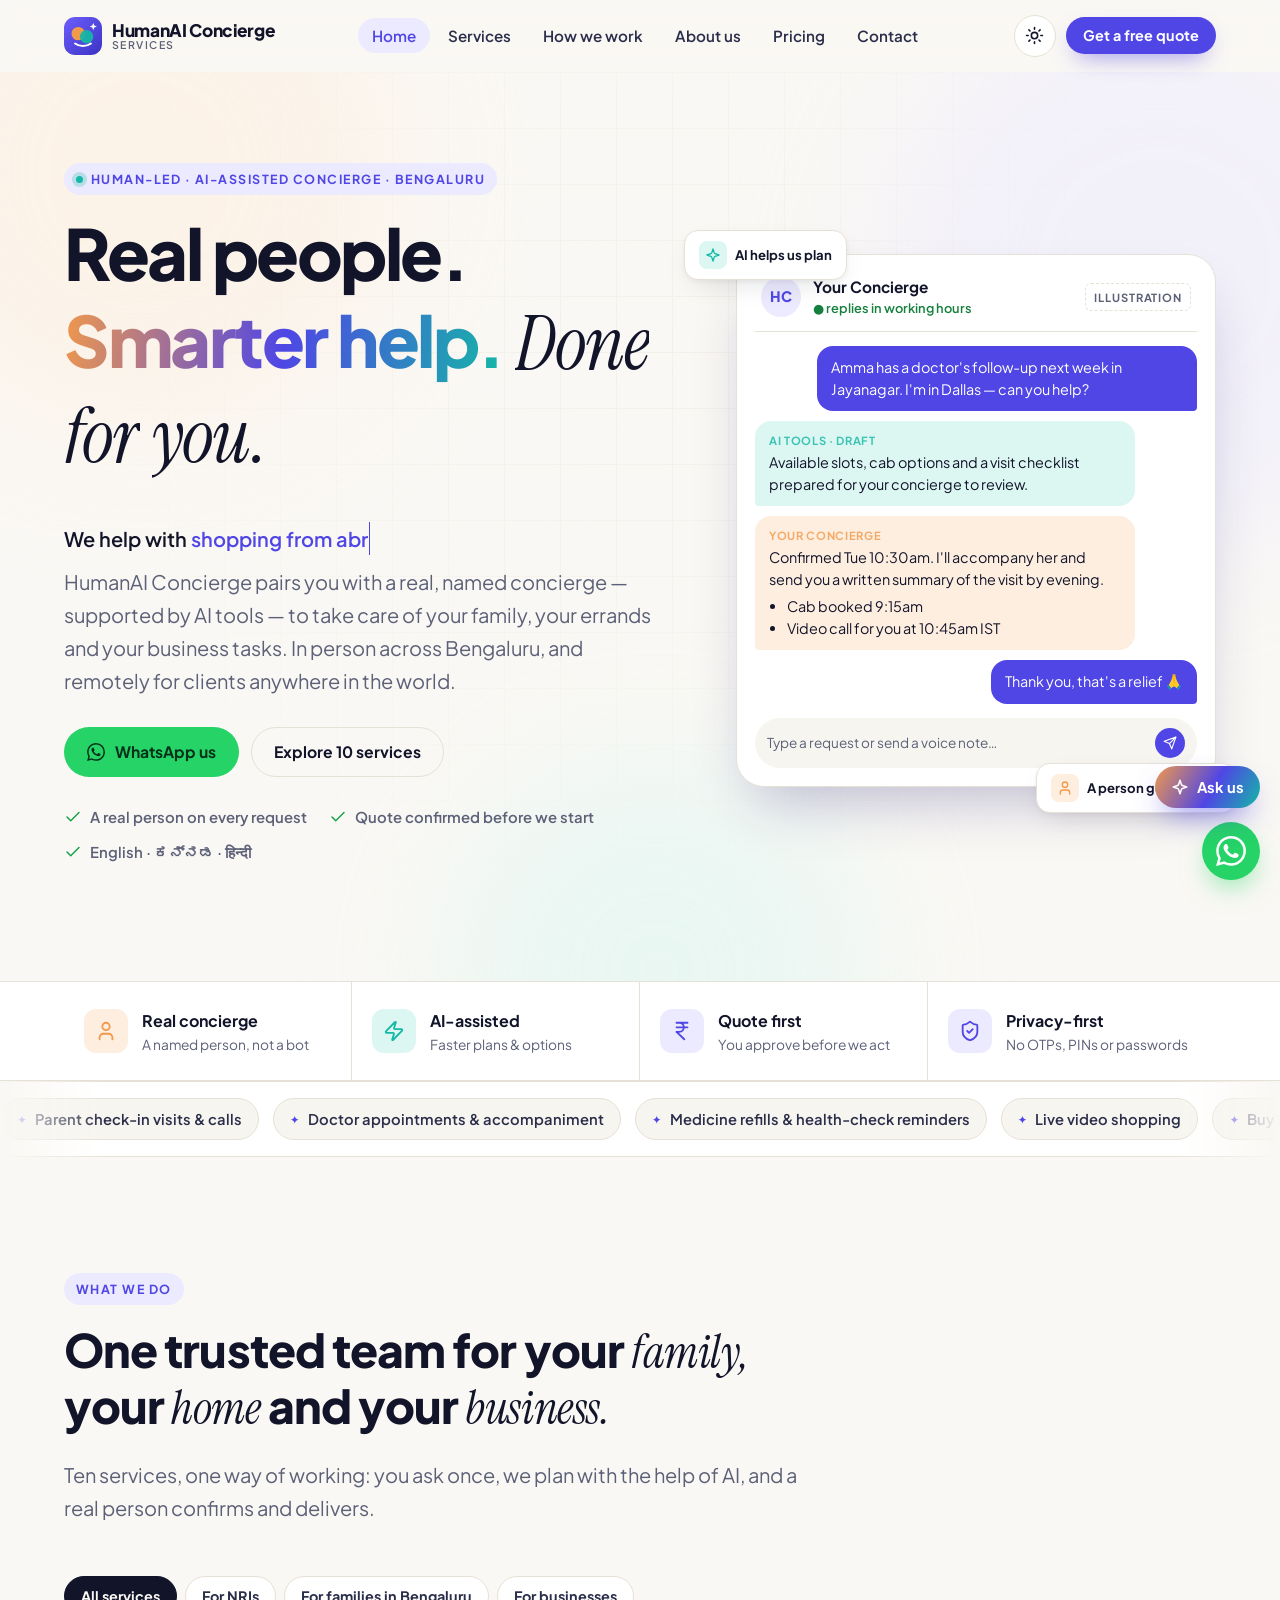
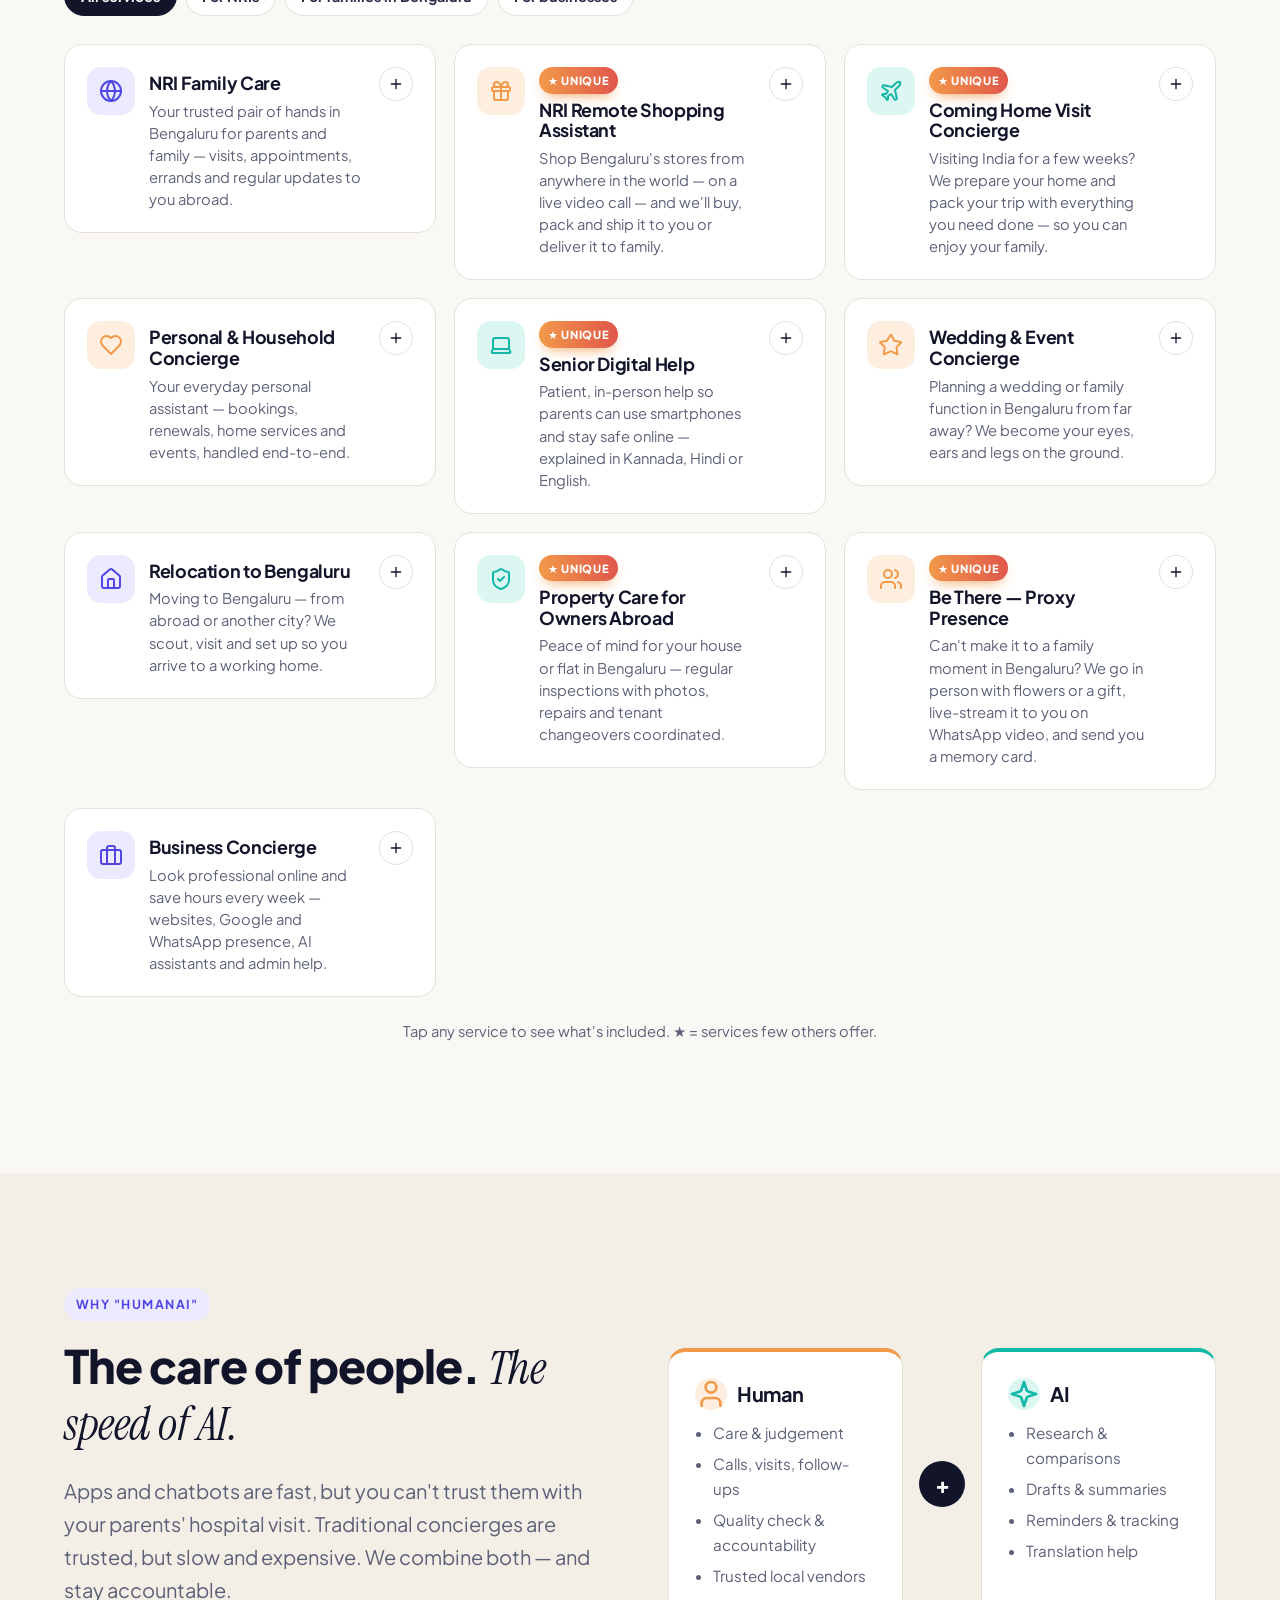
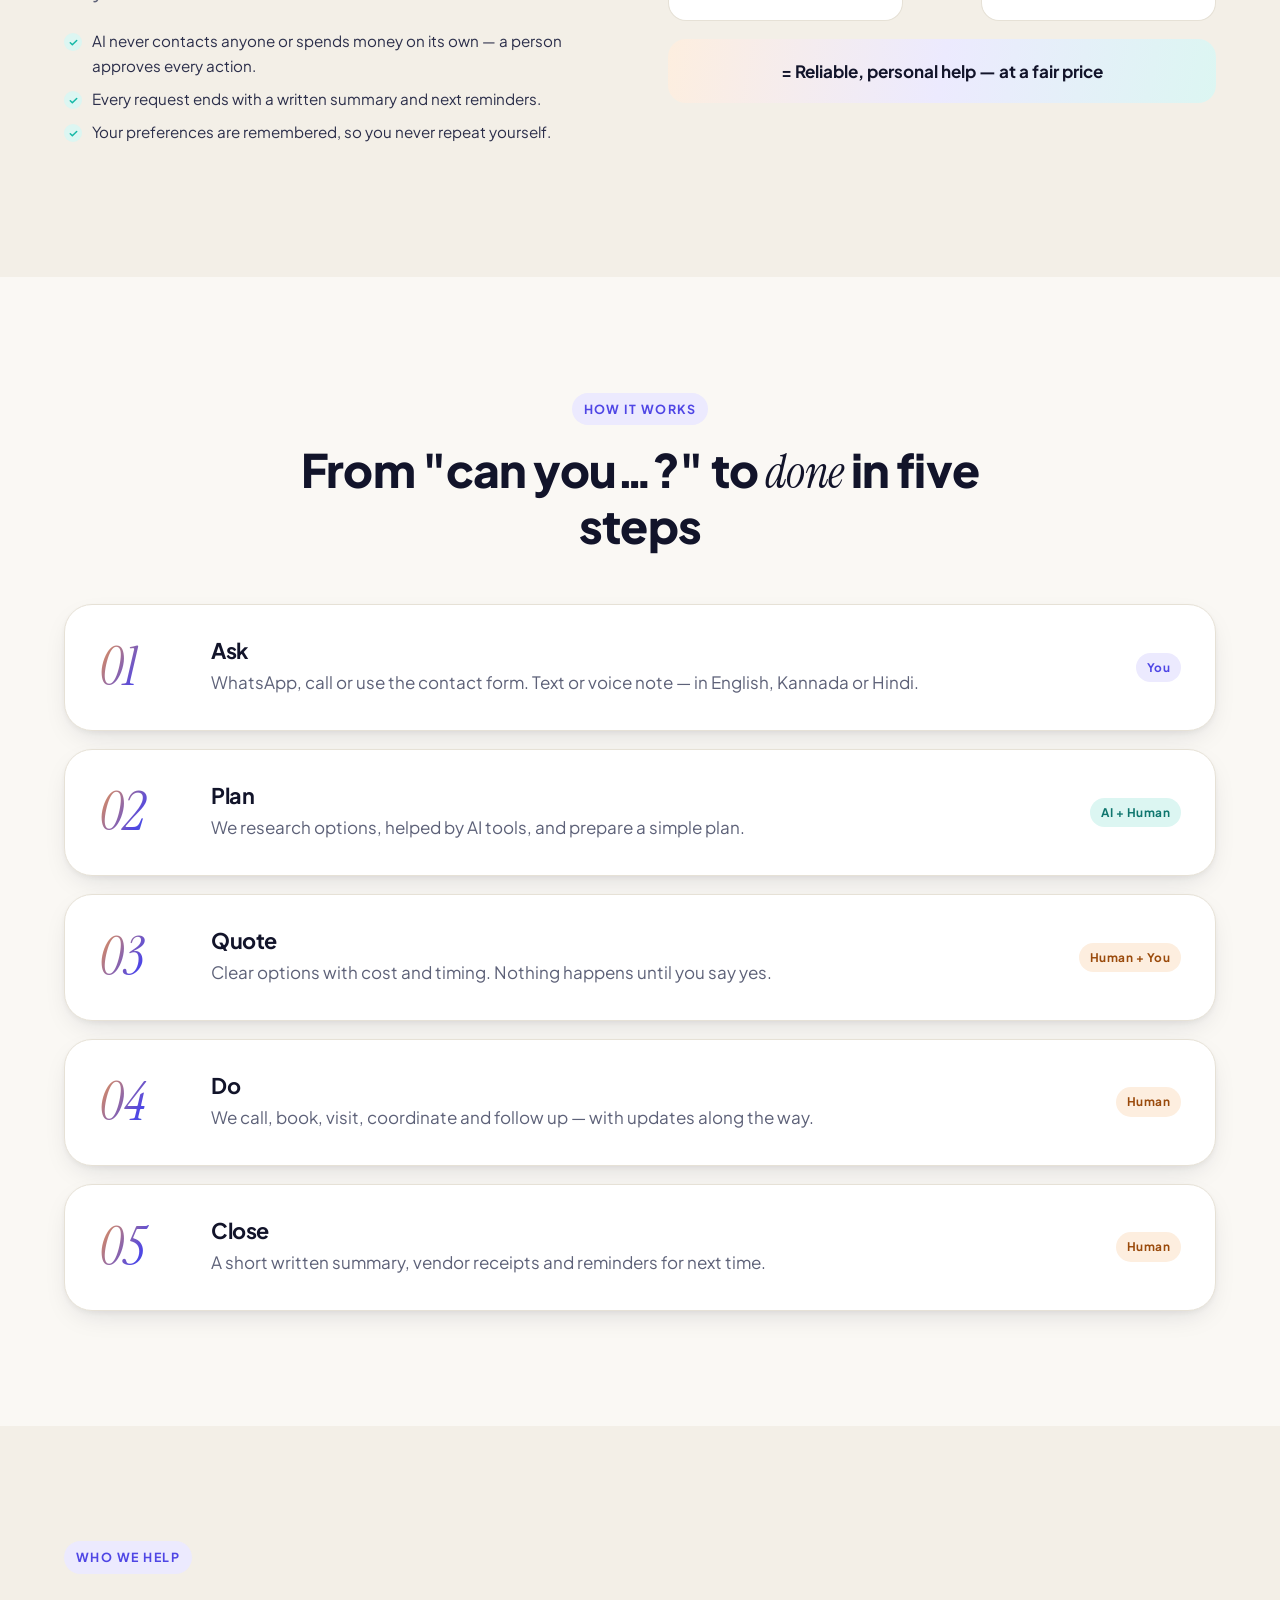
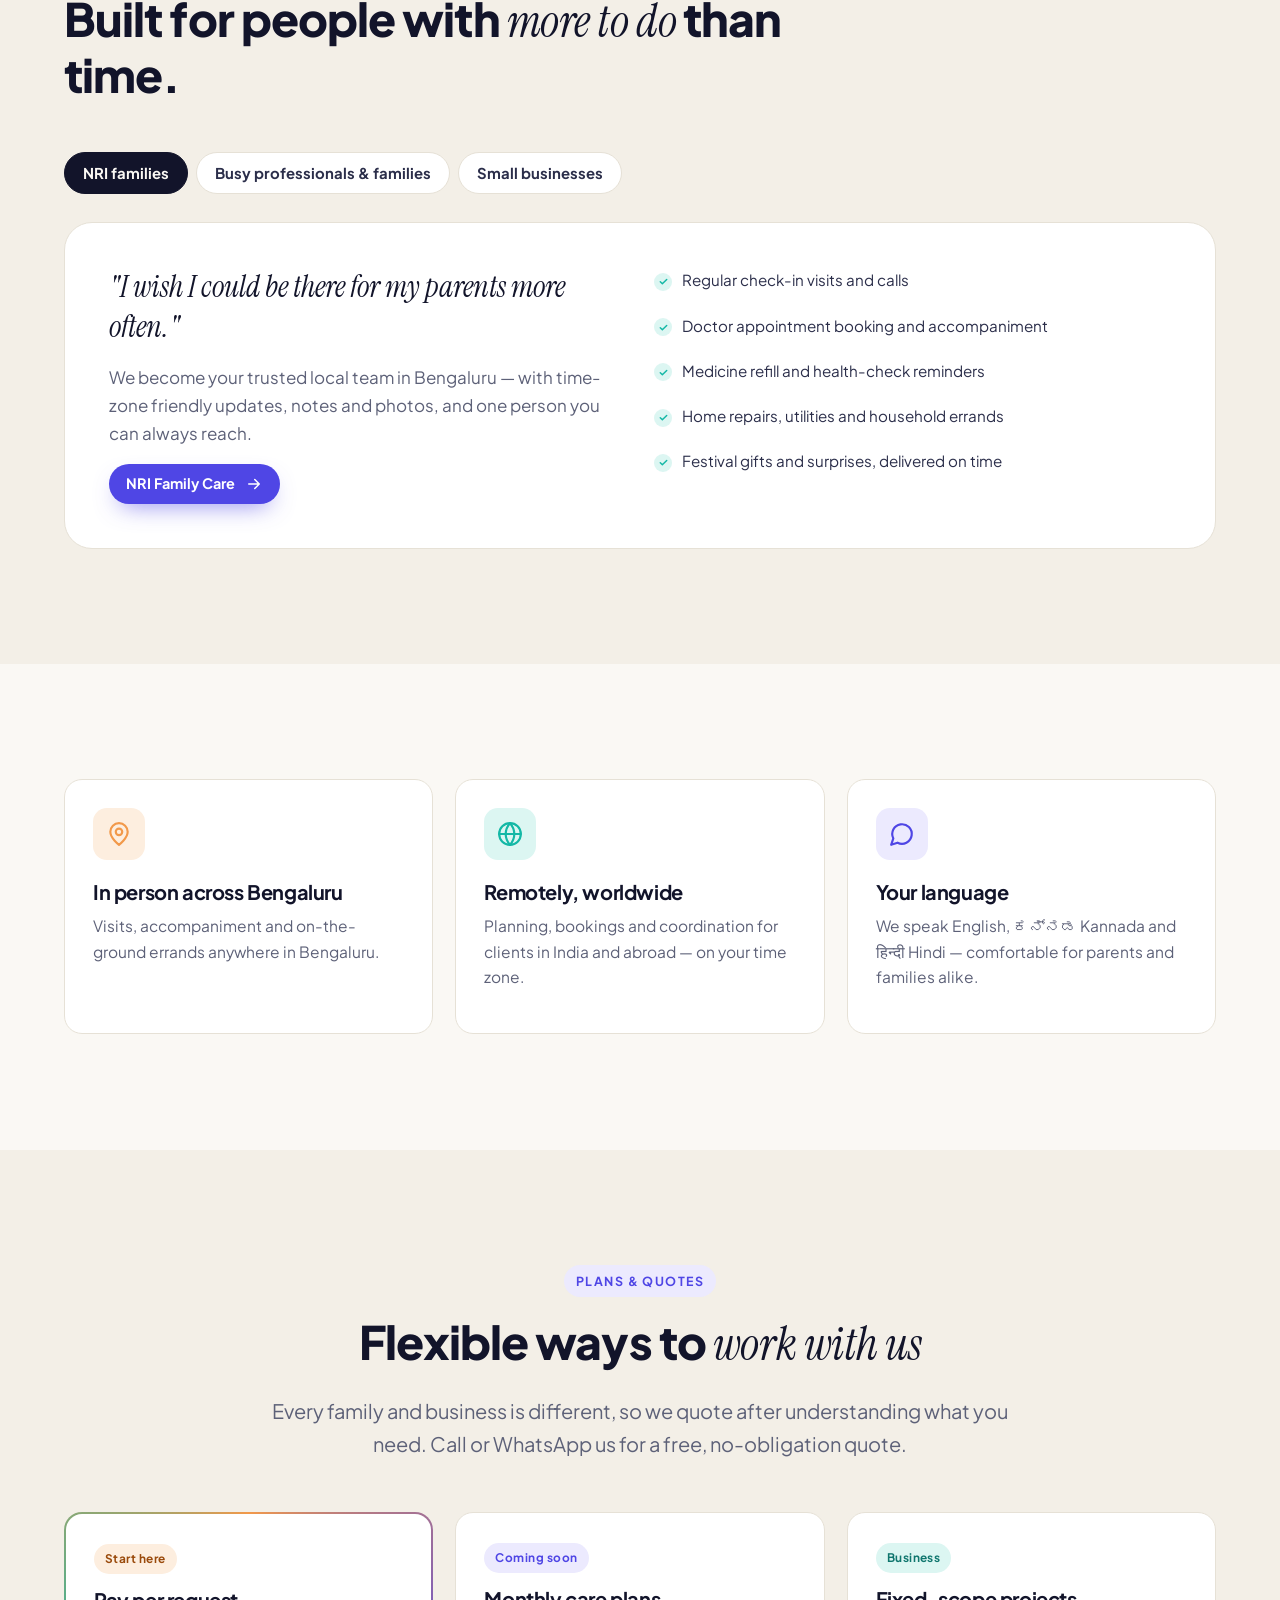
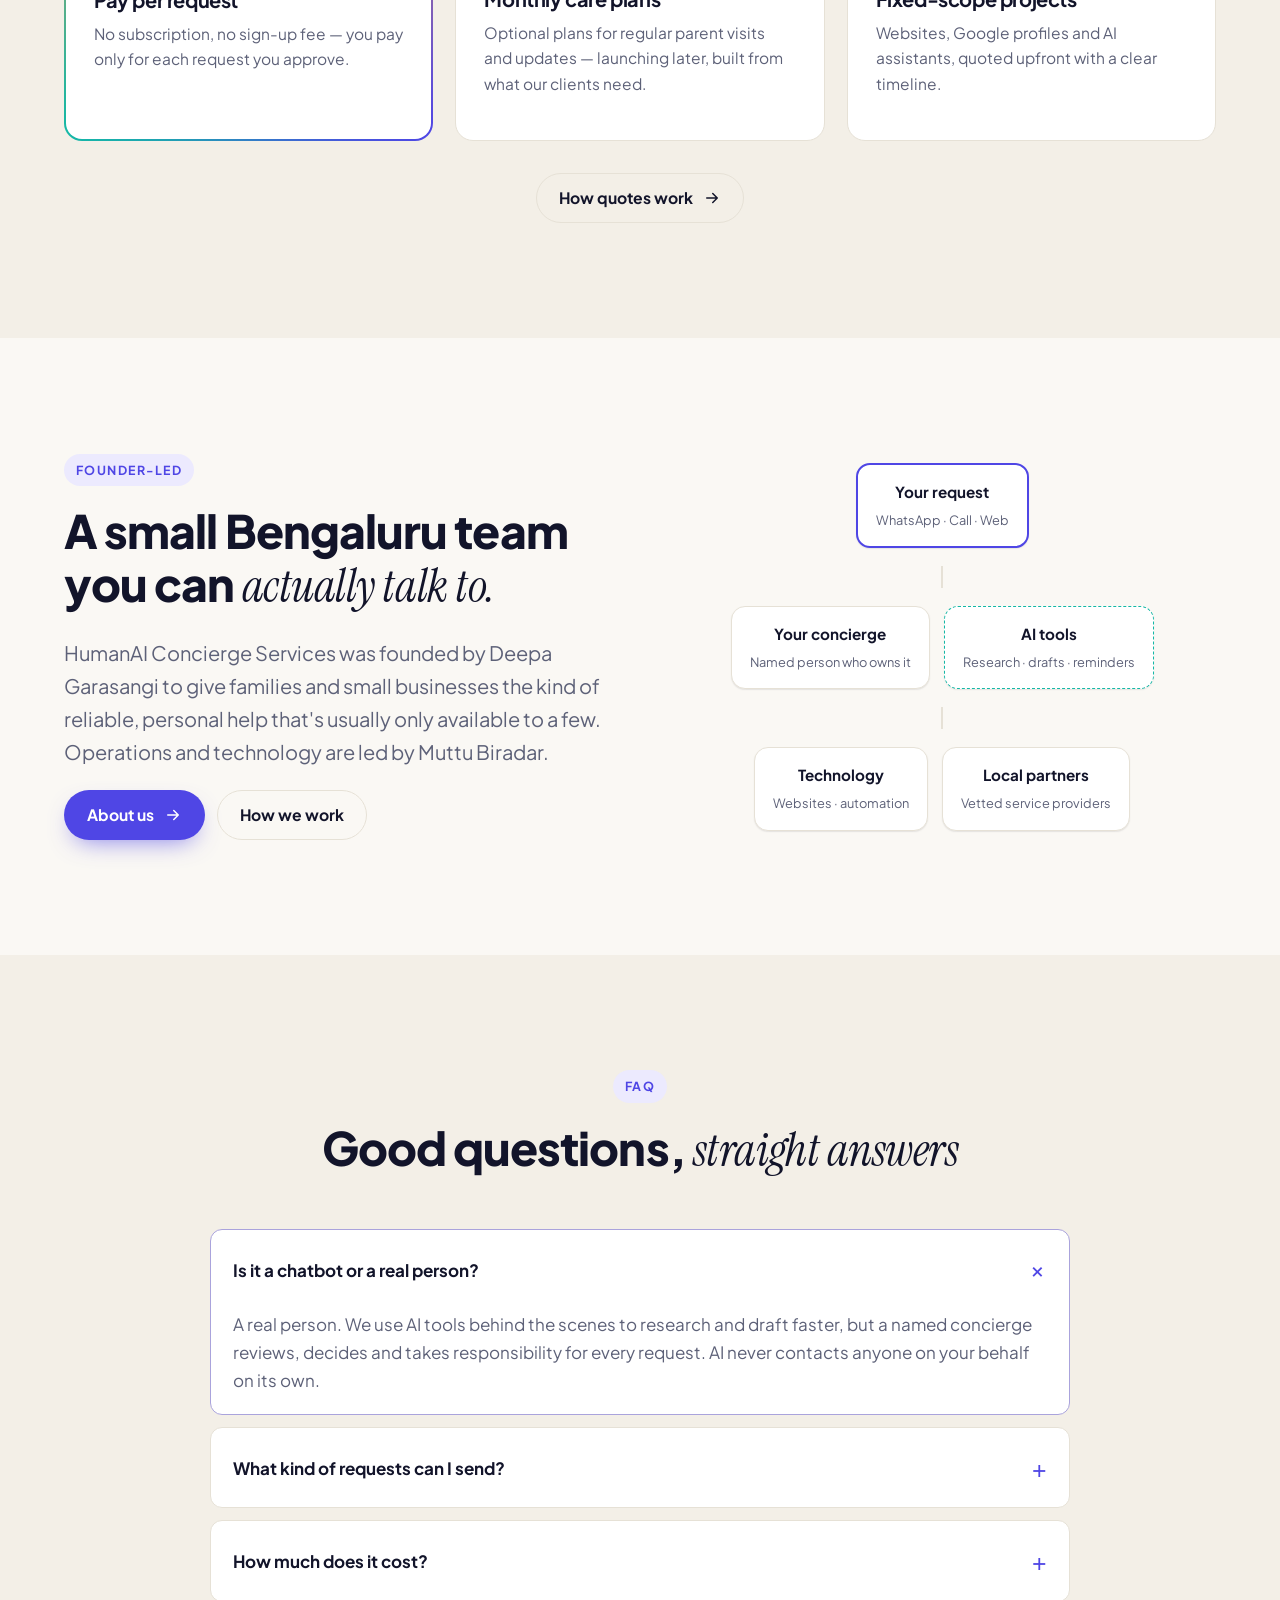
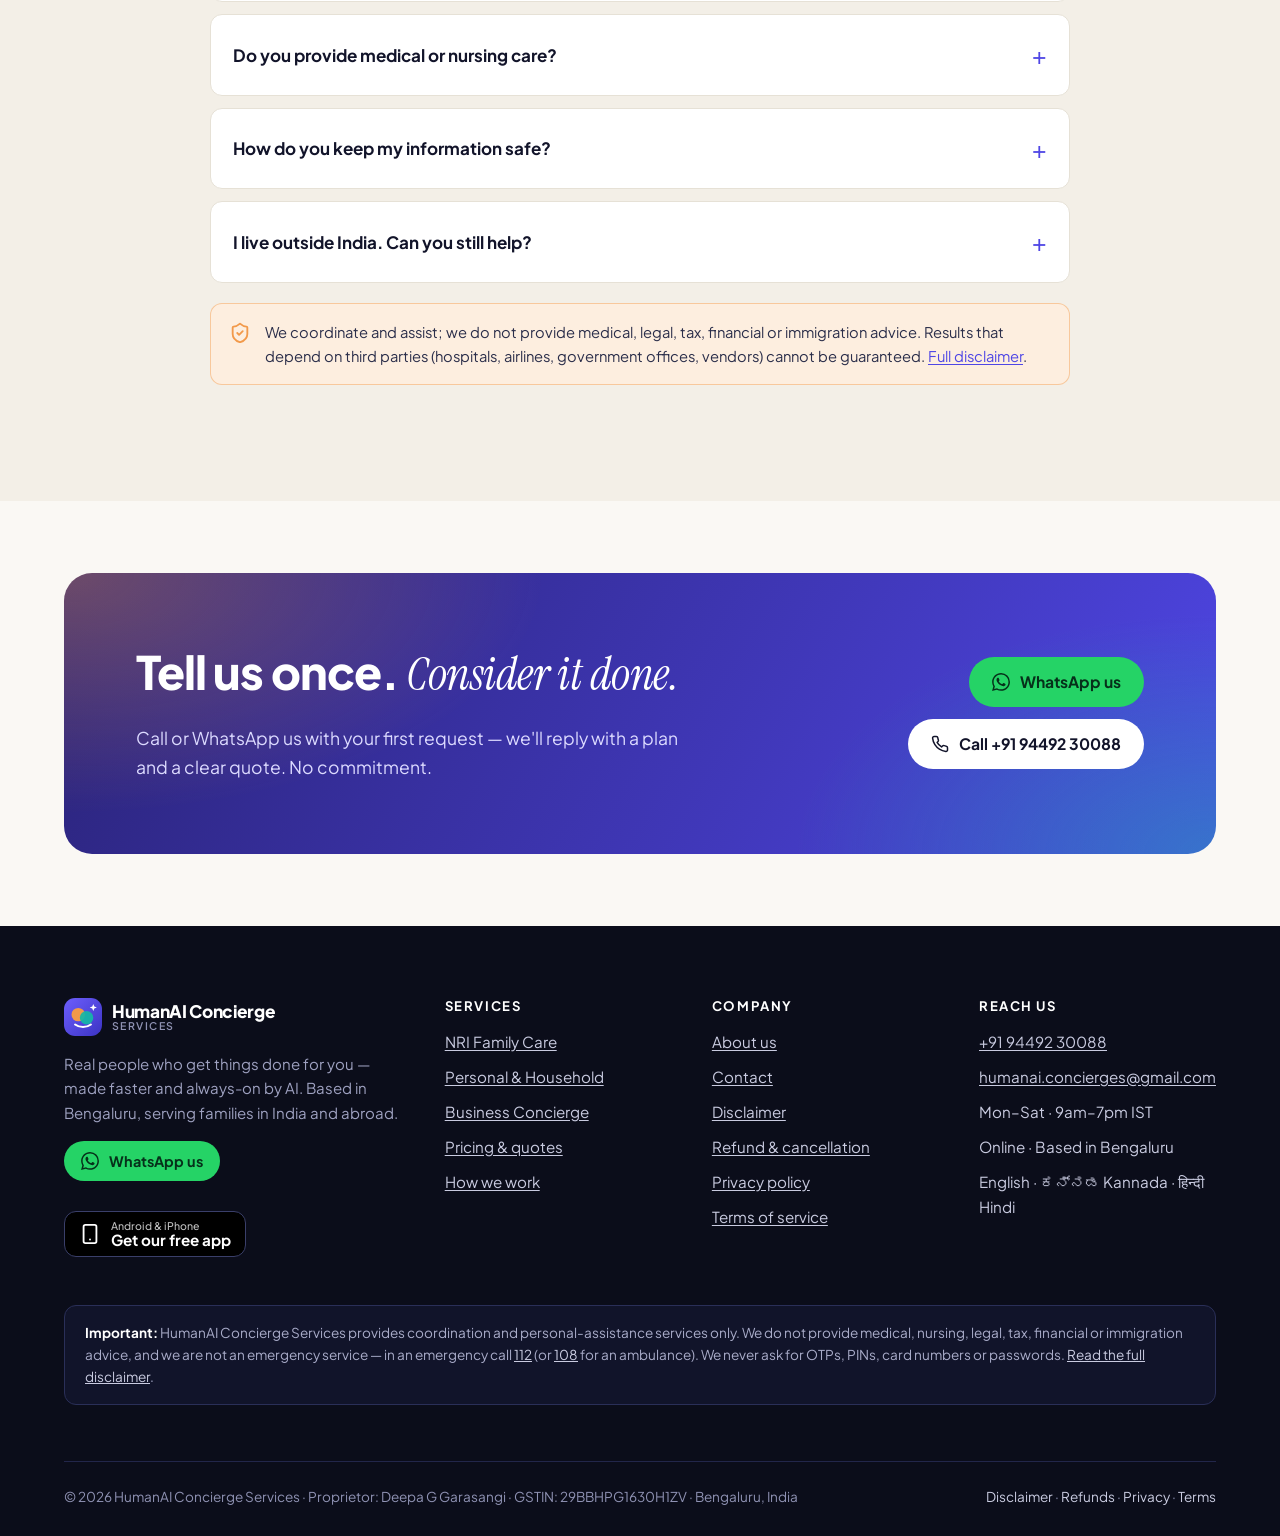
<file: index.html>
<!doctype html>
<html lang="en-IN" class="no-js">
<head>
  <meta charset="utf-8">
  <meta name="viewport" content="width=device-width, initial-scale=1">
  <title>HumanAI Concierge Services — Real people. Smarter help.</title>
  <meta name="description" content="Human-led, AI-assisted concierge in Bengaluru: NRI family care, remote shopping for NRIs, India-visit planning, household help, property care and business websites.">
  <link rel="canonical" href="https://humanaihelp.github.io/">
  <meta name="theme-color" content="#4f46e5">
  <meta name="mobile-web-app-capable" content="yes">
  <meta name="apple-mobile-web-app-capable" content="yes">
  <meta name="apple-mobile-web-app-title" content="HumanAI">
  <meta property="og:type" content="website">
  <meta property="og:site_name" content="HumanAI Concierge Services">
  <meta property="og:title" content="HumanAI Concierge Services — Real people. Smarter help.">
  <meta property="og:description" content="Human-led, AI-assisted concierge in Bengaluru: NRI family care, remote shopping for NRIs, India-visit planning, household help, property care and business websites.">
  <meta property="og:url" content="https://humanaihelp.github.io/">
  <meta property="og:image" content="https://humanaihelp.github.io/assets/img/og-image.png">
  <meta name="twitter:card" content="summary_large_image">
  <link rel="icon" href="assets/img/favicon.svg" type="image/svg+xml">
  <link rel="apple-touch-icon" href="assets/img/icon-192.png">
  <link rel="manifest" href="site.webmanifest">
  <link rel="preload" href="assets/fonts/plus-jakarta-sans-latin-400-normal.woff2" as="font" type="font/woff2" crossorigin>
  <link rel="stylesheet" href="assets/css/style.css">
  <script>try{var t=localStorage.getItem("hac-theme");if(t)document.documentElement.setAttribute("data-theme",t)}catch(e){}</script>
  <script type="application/ld+json">{"@context": "https://schema.org", "@type": "ProfessionalService", "name": "HumanAI Concierge Services", "description": "Human-led, AI-assisted concierge services in Bengaluru for NRI families, households and small businesses.", "founder": {"@type": "Person", "name": "Deepa Garasangi"}, "knowsLanguage": ["en", "kn", "hi"], "openingHours": "Mo-Sa 09:00-19:00", "url": "https://humanaihelp.github.io", "email": "humanai.concierges@gmail.com", "telephone": "+919449230088", "logo": "https://humanaihelp.github.io/assets/img/logo.svg", "address": {"@type": "PostalAddress", "addressLocality": "Bengaluru", "addressRegion": "Karnataka", "addressCountry": "IN"}, "areaServed": [{"@type": "City", "name": "Bengaluru"}, "Worldwide (remote)"]}</script>
</head>
<body data-wa="919449230088">
  <div class="progress" aria-hidden="true"></div>
  <a class="skip-link" href="#main">Skip to content</a>
  <header class="site-header">
    <nav class="container nav" aria-label="Main">
      <a class="brand" href="index.html" aria-label="HumanAI Concierge home">
        <img class="brand-mark" src="assets/img/logo.svg" alt="" width="38" height="38">
        <span class="brand-name">HumanAI Concierge<small>Services</small></span>
      </a>
      <ul class="nav-links" id="nav-links">
        <li><a href="index.html" aria-current="page">Home</a></li>
        <li><a href="services.html">Services</a></li>
        <li><a href="how-we-work.html">How we work</a></li>
        <li><a href="team.html">About us</a></li>
        <li><a href="pricing.html">Pricing</a></li>
        <li><a href="contact.html">Contact</a></li>
      </ul>
      <div class="nav-actions">
        <button class="icon-btn theme-toggle" type="button" aria-label="Toggle dark mode"><svg class="sun" viewBox="0 0 24 24" fill="none" stroke="currentColor" stroke-width="2" stroke-linecap="round" stroke-linejoin="round" aria-hidden="true"><circle cx="12" cy="12" r="4"/><path d="M12 2v2M12 20v2M4.93 4.93l1.41 1.41M17.66 17.66l1.41 1.41M2 12h2M20 12h2M6.34 17.66l-1.41 1.41M19.07 4.93l-1.41 1.41"/></svg><svg class="moon" viewBox="0 0 24 24" fill="none" stroke="currentColor" stroke-width="2" stroke-linecap="round" stroke-linejoin="round" aria-hidden="true"><path d="M12 3a6 6 0 0 0 9 9 9 9 0 1 1-9-9Z"/></svg></button>
        <a class="btn btn-primary btn-sm magnetic" href="contact.html">Get a free quote</a>
        <button class="icon-btn menu-toggle" type="button" aria-label="Open menu" aria-expanded="false" aria-controls="nav-links"><svg viewBox="0 0 24 24" fill="none" stroke="currentColor" stroke-width="2" stroke-linecap="round" stroke-linejoin="round" aria-hidden="true"><path d="M4 6h16M4 12h16M4 18h16"/></svg></button>
      </div>
    </nav>
  </header>

  <main id="main">

    <!-- HERO -->
    <section class="hero">
      <div class="hero-bg" aria-hidden="true"><div class="grid-lines"></div><div class="blob b1"></div><div class="blob b2"></div><div class="blob b3"></div></div>
      <div class="container hero-grid">
        <div class="reveal">
          <span class="eyebrow"><span class="dot"></span> Human-led · AI-assisted concierge · Bengaluru</span>
          <h1 data-split>Real people.<br><span class="grad-text">Smarter help.</span> <span class="serif">Done for you.</span></h1>
          <p class="lead" style="font-weight:600;color:var(--ink);margin-bottom:10px">We help with <span class="rotator" data-rotate="your parents in Bengaluru|shopping from abroad|your India visit|being there for family moments|home &amp; errands|your property|your business online">your parents in Bengaluru</span></p>
          <p class="lead">HumanAI Concierge pairs you with a real, named concierge — supported by AI tools — to take care of your family, your errands and your business tasks. In person across Bengaluru, and remotely for clients anywhere in the world.</p>
          <div class="btn-row">
            <a class="btn btn-wa magnetic" href="https://wa.me/919449230088?text=Hi%20HumanAI%20Concierge%21%20I%27d%20like%20to%20know%20more." target="_blank" rel="noopener"><svg viewBox="0 0 24 24" fill="currentColor" aria-hidden="true"><path d="M.057 24l1.687-6.163a11.867 11.867 0 01-1.587-5.946C.16 5.335 5.495 0 12.05 0a11.817 11.817 0 018.413 3.488 11.824 11.824 0 013.48 8.414c-.003 6.557-5.338 11.892-11.893 11.892a11.9 11.9 0 01-5.688-1.448L.057 24zm6.597-3.807c1.676.995 3.276 1.591 5.392 1.592 5.448 0 9.886-4.434 9.889-9.885.002-5.462-4.415-9.89-9.881-9.892-5.452 0-9.887 4.434-9.889 9.884-.001 2.225.651 3.891 1.746 5.634l-.999 3.648 3.742-.981zm11.387-5.464c-.074-.124-.272-.198-.57-.347-.297-.149-1.758-.868-2.031-.967-.272-.099-.47-.149-.669.149-.198.297-.768.967-.941 1.165-.173.198-.347.223-.644.074-.297-.149-1.255-.462-2.39-1.475-.883-.788-1.48-1.761-1.653-2.059-.173-.297-.018-.458.13-.606.134-.133.297-.347.446-.521.151-.172.2-.296.3-.495.099-.198.05-.372-.025-.521-.075-.148-.669-1.611-.916-2.206-.242-.579-.487-.501-.669-.51l-.57-.01c-.198 0-.52.074-.792.372s-1.04 1.016-1.04 2.479 1.065 2.876 1.213 3.074c.149.198 2.095 3.2 5.076 4.487.709.306 1.263.489 1.694.626.712.226 1.36.194 1.872.118.571-.085 1.758-.719 2.006-1.413.248-.695.248-1.29.173-1.414z"/></svg> WhatsApp us</a>
            <a class="btn btn-ghost magnetic" href="services.html">Explore 10 services</a>
          </div>
          <ul class="hero-points">
            <li><svg viewBox="0 0 24 24" fill="none" stroke="currentColor" stroke-width="2" stroke-linecap="round" stroke-linejoin="round" aria-hidden="true"><path d="M20 6 9 17l-5-5"/></svg> A real person on every request</li>
            <li><svg viewBox="0 0 24 24" fill="none" stroke="currentColor" stroke-width="2" stroke-linecap="round" stroke-linejoin="round" aria-hidden="true"><path d="M20 6 9 17l-5-5"/></svg> Quote confirmed before we start</li>
            <li><svg viewBox="0 0 24 24" fill="none" stroke="currentColor" stroke-width="2" stroke-linecap="round" stroke-linejoin="round" aria-hidden="true"><path d="M20 6 9 17l-5-5"/></svg> English · ಕನ್ನಡ · हिन्दी</li>
          </ul>
        </div>

        <div class="reveal" style="position:relative">
          <div class="chat-card" role="img" aria-label="Illustration: a client request handled by AI and a human concierge">
            <div class="chat-top">
              <div class="avatar b">HC</div>
              <div class="who"><b>Your Concierge</b><span>● replies in working hours</span></div>
              <span class="tag">Illustration</span>
            </div>
            <div class="msgs">
              <div class="msg client">Amma has a doctor's follow-up next week in Jayanagar. I'm in Dallas — can you help?</div>
              <div class="msg ai"><small>AI tools · draft</small>Available slots, cab options and a visit checklist prepared for your concierge to review.</div>
              <div class="msg human"><small>Your concierge</small>Confirmed Tue 10:30am. I'll accompany her and send you a written summary of the visit by evening.
                <ul><li>Cab booked 9:15am</li><li>Video call for you at 10:45am IST</li></ul></div>
              <div class="msg client">Thank you, that's a relief 🙏</div>
            </div>
            <div class="chat-foot">Type a request or send a voice note… <span class="send"><svg viewBox="0 0 24 24" fill="none" stroke="currentColor" stroke-width="2" stroke-linecap="round" stroke-linejoin="round" aria-hidden="true"><path d="m22 2-7 20-4-9-9-4Z"/><path d="M22 2 11 13"/></svg></span></div>
          </div>
          <div class="float-chip c1"><span class="ic" style="background:var(--ai-soft);color:var(--ai)"><svg viewBox="0 0 24 24" fill="none" stroke="currentColor" stroke-width="2" stroke-linecap="round" stroke-linejoin="round" aria-hidden="true"><path d="m12 3-1.9 5.8a2 2 0 0 1-1.3 1.3L3 12l5.8 1.9a2 2 0 0 1 1.3 1.3L12 21l1.9-5.8a2 2 0 0 1 1.3-1.3L21 12l-5.8-1.9a2 2 0 0 1-1.3-1.3Z"/></svg></span> AI helps us plan</div>
          <div class="float-chip c2"><span class="ic" style="background:var(--human-soft);color:var(--human)"><svg viewBox="0 0 24 24" fill="none" stroke="currentColor" stroke-width="2" stroke-linecap="round" stroke-linejoin="round" aria-hidden="true"><path d="M19 21v-2a4 4 0 0 0-4-4H9a4 4 0 0 0-4 4v2"/><circle cx="12" cy="7" r="4"/></svg></span> A person gets it done</div>
        </div>
      </div>
    </section>

    <!-- TRUST STRIP -->
    <section class="trust" aria-label="Why clients choose us">
      <div class="container trust-row">
        <div class="trust-item"><span class="ic" style="background:var(--human-soft);color:var(--human)"><svg viewBox="0 0 24 24" fill="none" stroke="currentColor" stroke-width="2" stroke-linecap="round" stroke-linejoin="round" aria-hidden="true"><path d="M19 21v-2a4 4 0 0 0-4-4H9a4 4 0 0 0-4 4v2"/><circle cx="12" cy="7" r="4"/></svg></span><div><b>Real concierge</b><span>A named person, not a bot</span></div></div>
        <div class="trust-item"><span class="ic" style="background:var(--ai-soft);color:var(--ai)"><svg viewBox="0 0 24 24" fill="none" stroke="currentColor" stroke-width="2" stroke-linecap="round" stroke-linejoin="round" aria-hidden="true"><path d="M4 14a1 1 0 0 1-.78-1.63l9.9-10.2a.5.5 0 0 1 .86.46l-1.92 6.02A1 1 0 0 0 13 10h7a1 1 0 0 1 .78 1.63l-9.9 10.2a.5.5 0 0 1-.86-.46l1.92-6.02A1 1 0 0 0 11 14z"/></svg></span><div><b>AI-assisted</b><span>Faster plans &amp; options</span></div></div>
        <div class="trust-item"><span class="ic" style="background:var(--brand-soft);color:var(--brand)"><svg viewBox="0 0 24 24" fill="none" stroke="currentColor" stroke-width="2" stroke-linecap="round" stroke-linejoin="round" aria-hidden="true"><path d="M6 3h12M6 8h12M6 13l8.5 8M6 13h3M9 13c6.67 0 6.67-10 0-10"/></svg></span><div><b>Quote first</b><span>You approve before we act</span></div></div>
        <div class="trust-item"><span class="ic" style="background:var(--brand-soft);color:var(--brand)"><svg viewBox="0 0 24 24" fill="none" stroke="currentColor" stroke-width="2" stroke-linecap="round" stroke-linejoin="round" aria-hidden="true"><path d="M20 13c0 5-3.5 7.5-7.66 8.95a1 1 0 0 1-.67-.01C7.5 20.5 4 18 4 13V6a1 1 0 0 1 1-1c2 0 4.5-1.2 6.24-2.72a1.17 1.17 0 0 1 1.52 0C14.51 3.81 17 5 19 5a1 1 0 0 1 1 1z"/><path d="m9 12 2 2 4-4"/></svg></span><div><b>Privacy-first</b><span>No OTPs, PINs or passwords</span></div></div>
      </div>
    </section>

    <!-- MARQUEE -->
    <div class="marquee" aria-hidden="true"><div class="marquee-track"><span>Parent check-in visits & calls</span><span>Doctor appointments & accompaniment</span><span>Medicine refills & health-check reminders</span><span>Live video shopping</span><span>Buy & ship abroad</span><span>Wedding & festival shopping</span><span>Airport pickup & drop</span><span>Home ready before you land</span><span>SIM, cab & local transport</span><span>Travel & hotel bookings</span><span>Renewal reminders</span><span>Home services</span><span>Smartphone & video-call setup</span><span>Safe UPI & online payments</span><span>Scam & fraud awareness</span><span>Venue & vendor scouting on video</span><span>Invitations & return gifts</span><span>Guest travel & stay</span><span>House-hunting visits on video</span><span>School & day-care visits</span><span>Home setup</span><span>Periodic house inspections</span><span>Repairs & maintenance</span><span>Tenant move-in / move-out</span><span>Birthday & anniversary surprises</span><span>Poojas, house-warmings & festivals</span><span>School & college events</span><span>Websites</span><span>Google Business Profile</span><span>WhatsApp Business</span><span>Parent check-in visits & calls</span><span>Doctor appointments & accompaniment</span><span>Medicine refills & health-check reminders</span><span>Live video shopping</span><span>Buy & ship abroad</span><span>Wedding & festival shopping</span><span>Airport pickup & drop</span><span>Home ready before you land</span><span>SIM, cab & local transport</span><span>Travel & hotel bookings</span><span>Renewal reminders</span><span>Home services</span><span>Smartphone & video-call setup</span><span>Safe UPI & online payments</span><span>Scam & fraud awareness</span><span>Venue & vendor scouting on video</span><span>Invitations & return gifts</span><span>Guest travel & stay</span><span>House-hunting visits on video</span><span>School & day-care visits</span><span>Home setup</span><span>Periodic house inspections</span><span>Repairs & maintenance</span><span>Tenant move-in / move-out</span><span>Birthday & anniversary surprises</span><span>Poojas, house-warmings & festivals</span><span>School & college events</span><span>Websites</span><span>Google Business Profile</span><span>WhatsApp Business</span></div></div>

    <!-- SERVICES -->
    <section class="section" id="services">
      <div class="container">
        <div class="section-head reveal">
          <span class="eyebrow">What we do</span>
          <h2>One trusted team for your <span class="serif">family,</span> your <span class="serif">home</span> and your <span class="serif">business.</span></h2>
          <p class="lead">Ten services, one way of working: you ask once, we plan with the help of AI, and a real person confirms and delivers.</p>
        </div>
        <div class="filters reveal" data-filter-group="#home-services" role="group" aria-label="Filter services"><button class="chip" type="button" data-filter="all" aria-pressed="true">All services</button><button class="chip" type="button" data-filter="nri" aria-pressed="false">For NRIs</button><button class="chip" type="button" data-filter="family" aria-pressed="false">For families in Bengaluru</button><button class="chip" type="button" data-filter="business" aria-pressed="false">For businesses</button></div>
        <div class="acc-grid" id="home-services">
          <div class="acc spot reveal" data-tags="nri family" style="--d:0ms">
            <button class="acc-head" type="button" aria-expanded="false">
              <span class="ic "><svg viewBox="0 0 24 24" fill="none" stroke="currentColor" stroke-width="2" stroke-linecap="round" stroke-linejoin="round" aria-hidden="true"><circle cx="12" cy="12" r="10"/><path d="M2 12h20M12 2a15.3 15.3 0 0 1 4 10 15.3 15.3 0 0 1-4 10 15.3 15.3 0 0 1-4-10 15.3 15.3 0 0 1 4-10z"/></svg></span>
              <span><span class="meta"></span><h3>NRI Family Care</h3><p>Your trusted pair of hands in Bengaluru for parents and family — visits, appointments, errands and regular updates to you abroad.</p></span>
              <span class="acc-toggle"><svg viewBox="0 0 24 24" fill="none" stroke="currentColor" stroke-width="2" stroke-linecap="round" stroke-linejoin="round" aria-hidden="true"><path d="M12 5v14M5 12h14"/></svg></span>
            </button>
            <div class="acc-panel"><div class="acc-inner"><div class="acc-content">
              <ul class="sub-list"><li><div><b>Parent check-in visits & calls</b><span>Scheduled home visits and friendly calls, with a short update to you after each one.</span></div></li><li><div><b>Doctor appointments & accompaniment</b><span>Booking, transport and accompanying your parents; visit notes shared with you.</span></div></li><li><div><b>Medicine refills & health-check reminders</b><span>Reminders and pharmacy coordination; lab test bookings at home or nearby.</span></div></li><li><div><b>Home repairs & maintenance</b><span>Electricians, plumbers, carpenters, appliance service — arranged and supervised.</span></div></li><li><div><b>Document pickup & courier</b><span>Collecting and couriering documents, cheques or parcels between family members.</span></div></li><li><div><b>Festival & birthday surprises</b><span>Cakes, flowers, sweets and gifts delivered to your family on the day.</span></div></li><li><div><b>Family Report</b><span>A one-page PDF summary of everything we did — visits, appointments, refills, repairs and what's coming up — so you can see everything at a glance.</span></div></li></ul>
              <div class="acc-actions">
                <a class="btn btn-wa btn-sm" href="https://wa.me/919449230088?text=Hi%20HumanAI%20Concierge%21%20I%20would%20like%20a%20quote%20for%3A%20NRI%20Family%20Care" target="_blank" rel="noopener"><svg viewBox="0 0 24 24" fill="currentColor" aria-hidden="true"><path d="M.057 24l1.687-6.163a11.867 11.867 0 01-1.587-5.946C.16 5.335 5.495 0 12.05 0a11.817 11.817 0 018.413 3.488 11.824 11.824 0 013.48 8.414c-.003 6.557-5.338 11.892-11.893 11.892a11.9 11.9 0 01-5.688-1.448L.057 24zm6.597-3.807c1.676.995 3.276 1.591 5.392 1.592 5.448 0 9.886-4.434 9.889-9.885.002-5.462-4.415-9.89-9.881-9.892-5.452 0-9.887 4.434-9.889 9.884-.001 2.225.651 3.891 1.746 5.634l-.999 3.648 3.742-.981zm11.387-5.464c-.074-.124-.272-.198-.57-.347-.297-.149-1.758-.868-2.031-.967-.272-.099-.47-.149-.669.149-.198.297-.768.967-.941 1.165-.173.198-.347.223-.644.074-.297-.149-1.255-.462-2.39-1.475-.883-.788-1.48-1.761-1.653-2.059-.173-.297-.018-.458.13-.606.134-.133.297-.347.446-.521.151-.172.2-.296.3-.495.099-.198.05-.372-.025-.521-.075-.148-.669-1.611-.916-2.206-.242-.579-.487-.501-.669-.51l-.57-.01c-.198 0-.52.074-.792.372s-1.04 1.016-1.04 2.479 1.065 2.876 1.213 3.074c.149.198 2.095 3.2 5.076 4.487.709.306 1.263.489 1.694.626.712.226 1.36.194 1.872.118.571-.085 1.758-.719 2.006-1.413.248-.695.248-1.29.173-1.414z"/></svg> Ask on WhatsApp</a>
                <a class="btn btn-ghost btn-sm" href="services.html#nri">Details</a>
              </div>
            </div></div></div>
          </div>
          <div class="acc spot reveal" data-tags="nri family" style="--d:80ms">
            <button class="acc-head" type="button" aria-expanded="false">
              <span class="ic warm"><svg viewBox="0 0 24 24" fill="none" stroke="currentColor" stroke-width="2" stroke-linecap="round" stroke-linejoin="round" aria-hidden="true"><rect x="3" y="8" width="18" height="4" rx="1"/><path d="M12 8v13M19 12v7a2 2 0 0 1-2 2H7a2 2 0 0 1-2-2v-7M7.5 8a2.5 2.5 0 0 1 0-5A4.8 8 0 0 1 12 8a4.8 8 0 0 1 4.5-5 2.5 2.5 0 0 1 0 5"/></svg></span>
              <span><span class="meta"><span class="star">★ Unique</span></span><h3>NRI Remote Shopping Assistant</h3><p>Shop Bengaluru's stores from anywhere in the world — on a live video call — and we'll buy, pack and ship it to you or deliver it to family.</p></span>
              <span class="acc-toggle"><svg viewBox="0 0 24 24" fill="none" stroke="currentColor" stroke-width="2" stroke-linecap="round" stroke-linejoin="round" aria-hidden="true"><path d="M12 5v14M5 12h14"/></svg></span>
            </button>
            <div class="acc-panel"><div class="acc-inner"><div class="acc-content">
              <ul class="sub-list"><li><div><b>Live video shopping</b><span>We visit the store and you choose on a video call — sarees, silk, jewellery, ethnic wear, décor.</span></div></li><li><div><b>Buy & ship abroad</b><span>Clothes, books, puja items, snacks and ayurvedic products packed and couriered to you.</span></div></li><li><div><b>Wedding & festival shopping</b><span>Trousseau, return gifts, Diwali, Ugadi and Sankranti hampers.</span></div></li><li><div><b>Tailoring coordination</b><span>Fabric, measurements, stitching, trials and dispatch handled end-to-end.</span></div></li><li><div><b>Quality check before you buy</b><span>We inspect an item in person in Bengaluru before you pay online.</span></div></li><li><div><b>Gifts for family in India</b><span>You pick on video; we deliver to your loved ones with a personal note.</span></div></li></ul>
              <div class="acc-actions">
                <a class="btn btn-wa btn-sm" href="https://wa.me/919449230088?text=Hi%20HumanAI%20Concierge%21%20I%20would%20like%20a%20quote%20for%3A%20NRI%20Remote%20Shopping%20Assistant" target="_blank" rel="noopener"><svg viewBox="0 0 24 24" fill="currentColor" aria-hidden="true"><path d="M.057 24l1.687-6.163a11.867 11.867 0 01-1.587-5.946C.16 5.335 5.495 0 12.05 0a11.817 11.817 0 018.413 3.488 11.824 11.824 0 013.48 8.414c-.003 6.557-5.338 11.892-11.893 11.892a11.9 11.9 0 01-5.688-1.448L.057 24zm6.597-3.807c1.676.995 3.276 1.591 5.392 1.592 5.448 0 9.886-4.434 9.889-9.885.002-5.462-4.415-9.89-9.881-9.892-5.452 0-9.887 4.434-9.889 9.884-.001 2.225.651 3.891 1.746 5.634l-.999 3.648 3.742-.981zm11.387-5.464c-.074-.124-.272-.198-.57-.347-.297-.149-1.758-.868-2.031-.967-.272-.099-.47-.149-.669.149-.198.297-.768.967-.941 1.165-.173.198-.347.223-.644.074-.297-.149-1.255-.462-2.39-1.475-.883-.788-1.48-1.761-1.653-2.059-.173-.297-.018-.458.13-.606.134-.133.297-.347.446-.521.151-.172.2-.296.3-.495.099-.198.05-.372-.025-.521-.075-.148-.669-1.611-.916-2.206-.242-.579-.487-.501-.669-.51l-.57-.01c-.198 0-.52.074-.792.372s-1.04 1.016-1.04 2.479 1.065 2.876 1.213 3.074c.149.198 2.095 3.2 5.076 4.487.709.306 1.263.489 1.694.626.712.226 1.36.194 1.872.118.571-.085 1.758-.719 2.006-1.413.248-.695.248-1.29.173-1.414z"/></svg> Ask on WhatsApp</a>
                <a class="btn btn-ghost btn-sm" href="services.html#shopping">Details</a>
              </div>
            </div></div></div>
          </div>
          <div class="acc spot reveal" data-tags="nri" style="--d:160ms">
            <button class="acc-head" type="button" aria-expanded="false">
              <span class="ic cool"><svg viewBox="0 0 24 24" fill="none" stroke="currentColor" stroke-width="2" stroke-linecap="round" stroke-linejoin="round" aria-hidden="true"><path d="M17.8 19.2 16 11l3.5-3.5C21 6 21.5 4 21 3c-1-.5-3 0-4.5 1.5L13 8 4.8 6.2c-.5-.1-.9.1-1.1.5l-.3.5c-.2.5-.1 1 .3 1.3L9 12l-2 3H4l-1 1 3 2 2 3 1-1v-3l3-2 3.5 5.3c.3.4.8.5 1.3.3l.5-.2c.4-.3.6-.7.5-1.2z"/></svg></span>
              <span><span class="meta"><span class="star">★ Unique</span></span><h3>Coming Home Visit Concierge</h3><p>Visiting India for a few weeks? We prepare your home and pack your trip with everything you need done — so you can enjoy your family.</p></span>
              <span class="acc-toggle"><svg viewBox="0 0 24 24" fill="none" stroke="currentColor" stroke-width="2" stroke-linecap="round" stroke-linejoin="round" aria-hidden="true"><path d="M12 5v14M5 12h14"/></svg></span>
            </button>
            <div class="acc-panel"><div class="acc-inner"><div class="acc-content">
              <ul class="sub-list"><li><div><b>Airport pickup & drop</b><span>Reliable cab booked and tracked for your arrival and departure.</span></div></li><li><div><b>Home ready before you land</b><span>Deep cleaning, groceries and fridge stocked, essentials ready.</span></div></li><li><div><b>SIM, cab & local transport</b><span>Indian SIM guidance, cab apps and drivers arranged for your stay.</span></div></li><li><div><b>Appointments packed into your trip</b><span>Doctor, dental, eye and wellness appointments scheduled in advance.</span></div></li><li><div><b>Bank, property & document visits</b><span>Appointments booked and planned so nothing is missed.</span></div></li><li><div><b>Family functions & short trips</b><span>Pooja, get-togethers, weekend getaways planned around your dates.</span></div></li></ul>
              <div class="acc-actions">
                <a class="btn btn-wa btn-sm" href="https://wa.me/919449230088?text=Hi%20HumanAI%20Concierge%21%20I%20would%20like%20a%20quote%20for%3A%20Coming%20Home%20Visit%20Concierge" target="_blank" rel="noopener"><svg viewBox="0 0 24 24" fill="currentColor" aria-hidden="true"><path d="M.057 24l1.687-6.163a11.867 11.867 0 01-1.587-5.946C.16 5.335 5.495 0 12.05 0a11.817 11.817 0 018.413 3.488 11.824 11.824 0 013.48 8.414c-.003 6.557-5.338 11.892-11.893 11.892a11.9 11.9 0 01-5.688-1.448L.057 24zm6.597-3.807c1.676.995 3.276 1.591 5.392 1.592 5.448 0 9.886-4.434 9.889-9.885.002-5.462-4.415-9.89-9.881-9.892-5.452 0-9.887 4.434-9.889 9.884-.001 2.225.651 3.891 1.746 5.634l-.999 3.648 3.742-.981zm11.387-5.464c-.074-.124-.272-.198-.57-.347-.297-.149-1.758-.868-2.031-.967-.272-.099-.47-.149-.669.149-.198.297-.768.967-.941 1.165-.173.198-.347.223-.644.074-.297-.149-1.255-.462-2.39-1.475-.883-.788-1.48-1.761-1.653-2.059-.173-.297-.018-.458.13-.606.134-.133.297-.347.446-.521.151-.172.2-.296.3-.495.099-.198.05-.372-.025-.521-.075-.148-.669-1.611-.916-2.206-.242-.579-.487-.501-.669-.51l-.57-.01c-.198 0-.52.074-.792.372s-1.04 1.016-1.04 2.479 1.065 2.876 1.213 3.074c.149.198 2.095 3.2 5.076 4.487.709.306 1.263.489 1.694.626.712.226 1.36.194 1.872.118.571-.085 1.758-.719 2.006-1.413.248-.695.248-1.29.173-1.414z"/></svg> Ask on WhatsApp</a>
                <a class="btn btn-ghost btn-sm" href="services.html#homecoming">Details</a>
              </div>
            </div></div></div>
          </div>
          <div class="acc spot reveal" data-tags="family" style="--d:0ms">
            <button class="acc-head" type="button" aria-expanded="false">
              <span class="ic warm"><svg viewBox="0 0 24 24" fill="none" stroke="currentColor" stroke-width="2" stroke-linecap="round" stroke-linejoin="round" aria-hidden="true"><path d="M19 14c1.49-1.46 3-3.21 3-5.5A5.5 5.5 0 0 0 16.5 3c-1.76 0-3 .5-4.5 2-1.5-1.5-2.74-2-4.5-2A5.5 5.5 0 0 0 2 8.5c0 2.3 1.5 4.05 3 5.5l7 7Z"/></svg></span>
              <span><span class="meta"></span><h3>Personal &amp; Household Concierge</h3><p>Your everyday personal assistant — bookings, renewals, home services and events, handled end-to-end.</p></span>
              <span class="acc-toggle"><svg viewBox="0 0 24 24" fill="none" stroke="currentColor" stroke-width="2" stroke-linecap="round" stroke-linejoin="round" aria-hidden="true"><path d="M12 5v14M5 12h14"/></svg></span>
            </button>
            <div class="acc-panel"><div class="acc-inner"><div class="acc-content">
              <ul class="sub-list"><li><div><b>Travel & hotel bookings</b><span>Options compared and booked to your preferences and budget.</span></div></li><li><div><b>Renewal reminders</b><span>Insurance, vehicle, passport and subscription renewals tracked for you.</span></div></li><li><div><b>Home services</b><span>Electricians, plumbers, cleaning, pest control and movers arranged.</span></div></li><li><div><b>Appointments</b><span>Restaurants, salons, service centres and more.</span></div></li><li><div><b>Gifts & small events</b><span>Birthdays, anniversaries and celebrations planned and coordinated.</span></div></li><li><div><b>Errands</b><span>Pickups, drop-offs and queue-standing where possible.</span></div></li></ul>
              <div class="acc-actions">
                <a class="btn btn-wa btn-sm" href="https://wa.me/919449230088?text=Hi%20HumanAI%20Concierge%21%20I%20would%20like%20a%20quote%20for%3A%20Personal%20%26%20Household%20Concierge" target="_blank" rel="noopener"><svg viewBox="0 0 24 24" fill="currentColor" aria-hidden="true"><path d="M.057 24l1.687-6.163a11.867 11.867 0 01-1.587-5.946C.16 5.335 5.495 0 12.05 0a11.817 11.817 0 018.413 3.488 11.824 11.824 0 013.48 8.414c-.003 6.557-5.338 11.892-11.893 11.892a11.9 11.9 0 01-5.688-1.448L.057 24zm6.597-3.807c1.676.995 3.276 1.591 5.392 1.592 5.448 0 9.886-4.434 9.889-9.885.002-5.462-4.415-9.89-9.881-9.892-5.452 0-9.887 4.434-9.889 9.884-.001 2.225.651 3.891 1.746 5.634l-.999 3.648 3.742-.981zm11.387-5.464c-.074-.124-.272-.198-.57-.347-.297-.149-1.758-.868-2.031-.967-.272-.099-.47-.149-.669.149-.198.297-.768.967-.941 1.165-.173.198-.347.223-.644.074-.297-.149-1.255-.462-2.39-1.475-.883-.788-1.48-1.761-1.653-2.059-.173-.297-.018-.458.13-.606.134-.133.297-.347.446-.521.151-.172.2-.296.3-.495.099-.198.05-.372-.025-.521-.075-.148-.669-1.611-.916-2.206-.242-.579-.487-.501-.669-.51l-.57-.01c-.198 0-.52.074-.792.372s-1.04 1.016-1.04 2.479 1.065 2.876 1.213 3.074c.149.198 2.095 3.2 5.076 4.487.709.306 1.263.489 1.694.626.712.226 1.36.194 1.872.118.571-.085 1.758-.719 2.006-1.413.248-.695.248-1.29.173-1.414z"/></svg> Ask on WhatsApp</a>
                <a class="btn btn-ghost btn-sm" href="services.html#personal">Details</a>
              </div>
            </div></div></div>
          </div>
          <div class="acc spot reveal" data-tags="nri family" style="--d:80ms">
            <button class="acc-head" type="button" aria-expanded="false">
              <span class="ic cool"><svg viewBox="0 0 24 24" fill="none" stroke="currentColor" stroke-width="2" stroke-linecap="round" stroke-linejoin="round" aria-hidden="true"><path d="M20 16V7a2 2 0 0 0-2-2H6a2 2 0 0 0-2 2v9m16 0H4m16 0 1.28 2.55a1 1 0 0 1-.9 1.45H3.62a1 1 0 0 1-.9-1.45L4 16"/></svg></span>
              <span><span class="meta"><span class="star">★ Unique</span></span><h3>Senior Digital Help</h3><p>Patient, in-person help so parents can use smartphones and stay safe online — explained in Kannada, Hindi or English.</p></span>
              <span class="acc-toggle"><svg viewBox="0 0 24 24" fill="none" stroke="currentColor" stroke-width="2" stroke-linecap="round" stroke-linejoin="round" aria-hidden="true"><path d="M12 5v14M5 12h14"/></svg></span>
            </button>
            <div class="acc-panel"><div class="acc-inner"><div class="acc-content">
              <ul class="sub-list"><li><div><b>Smartphone & video-call setup</b><span>WhatsApp, video calling and contacts set up so family can stay in touch.</span></div></li><li><div><b>Safe UPI & online payments</b><span>How to pay safely, check before paying and spot fake requests.</span></div></li><li><div><b>Scam & fraud awareness</b><span>Simple rules for calls, messages and links that ask for OTPs or money.</span></div></li><li><div><b>Useful apps explained</b><span>YouTube, telemedicine, cab and grocery apps — step by step.</span></div></li><li><div><b>Device health check</b><span>Updates, storage clean-up, backups and screen-lock set up.</span></div></li></ul>
              <div class="acc-actions">
                <a class="btn btn-wa btn-sm" href="https://wa.me/919449230088?text=Hi%20HumanAI%20Concierge%21%20I%20would%20like%20a%20quote%20for%3A%20Senior%20Digital%20Help" target="_blank" rel="noopener"><svg viewBox="0 0 24 24" fill="currentColor" aria-hidden="true"><path d="M.057 24l1.687-6.163a11.867 11.867 0 01-1.587-5.946C.16 5.335 5.495 0 12.05 0a11.817 11.817 0 018.413 3.488 11.824 11.824 0 013.48 8.414c-.003 6.557-5.338 11.892-11.893 11.892a11.9 11.9 0 01-5.688-1.448L.057 24zm6.597-3.807c1.676.995 3.276 1.591 5.392 1.592 5.448 0 9.886-4.434 9.889-9.885.002-5.462-4.415-9.89-9.881-9.892-5.452 0-9.887 4.434-9.889 9.884-.001 2.225.651 3.891 1.746 5.634l-.999 3.648 3.742-.981zm11.387-5.464c-.074-.124-.272-.198-.57-.347-.297-.149-1.758-.868-2.031-.967-.272-.099-.47-.149-.669.149-.198.297-.768.967-.941 1.165-.173.198-.347.223-.644.074-.297-.149-1.255-.462-2.39-1.475-.883-.788-1.48-1.761-1.653-2.059-.173-.297-.018-.458.13-.606.134-.133.297-.347.446-.521.151-.172.2-.296.3-.495.099-.198.05-.372-.025-.521-.075-.148-.669-1.611-.916-2.206-.242-.579-.487-.501-.669-.51l-.57-.01c-.198 0-.52.074-.792.372s-1.04 1.016-1.04 2.479 1.065 2.876 1.213 3.074c.149.198 2.095 3.2 5.076 4.487.709.306 1.263.489 1.694.626.712.226 1.36.194 1.872.118.571-.085 1.758-.719 2.006-1.413.248-.695.248-1.29.173-1.414z"/></svg> Ask on WhatsApp</a>
                <a class="btn btn-ghost btn-sm" href="services.html#senior-digital">Details</a>
              </div>
            </div></div></div>
          </div>
          <div class="acc spot reveal" data-tags="nri family" style="--d:160ms">
            <button class="acc-head" type="button" aria-expanded="false">
              <span class="ic warm"><svg viewBox="0 0 24 24" fill="none" stroke="currentColor" stroke-width="2" stroke-linecap="round" stroke-linejoin="round" aria-hidden="true"><path d="M11.5 2.3a.5.5 0 0 1 1 0l2.3 4.7a2 2 0 0 0 1.6 1.1l5.2.8a.5.5 0 0 1 .3.9l-3.8 3.6a2 2 0 0 0-.6 1.9l.9 5.2a.5.5 0 0 1-.8.6l-4.6-2.5a2 2 0 0 0-2 0L5.6 21.1a.5.5 0 0 1-.8-.6l.9-5.2a2 2 0 0 0-.6-1.9L1.3 9.8a.5.5 0 0 1 .3-.9l5.2-.8a2 2 0 0 0 1.6-1.1z"/></svg></span>
              <span><span class="meta"></span><h3>Wedding &amp; Event Concierge</h3><p>Planning a wedding or family function in Bengaluru from far away? We become your eyes, ears and legs on the ground.</p></span>
              <span class="acc-toggle"><svg viewBox="0 0 24 24" fill="none" stroke="currentColor" stroke-width="2" stroke-linecap="round" stroke-linejoin="round" aria-hidden="true"><path d="M12 5v14M5 12h14"/></svg></span>
            </button>
            <div class="acc-panel"><div class="acc-inner"><div class="acc-content">
              <ul class="sub-list"><li><div><b>Venue & vendor scouting on video</b><span>Halls, caterers, decorators and photographers visited and shown live.</span></div></li><li><div><b>Invitations & return gifts</b><span>Design, printing, distribution and gift sourcing.</span></div></li><li><div><b>Guest travel & stay</b><span>Hotel blocks, airport pickups and local transport for guests.</span></div></li><li><div><b>Day-of coordination support</b><span>A point person to keep vendors on time and on track.</span></div></li></ul>
              <div class="acc-actions">
                <a class="btn btn-wa btn-sm" href="https://wa.me/919449230088?text=Hi%20HumanAI%20Concierge%21%20I%20would%20like%20a%20quote%20for%3A%20Wedding%20%26%20Event%20Concierge" target="_blank" rel="noopener"><svg viewBox="0 0 24 24" fill="currentColor" aria-hidden="true"><path d="M.057 24l1.687-6.163a11.867 11.867 0 01-1.587-5.946C.16 5.335 5.495 0 12.05 0a11.817 11.817 0 018.413 3.488 11.824 11.824 0 013.48 8.414c-.003 6.557-5.338 11.892-11.893 11.892a11.9 11.9 0 01-5.688-1.448L.057 24zm6.597-3.807c1.676.995 3.276 1.591 5.392 1.592 5.448 0 9.886-4.434 9.889-9.885.002-5.462-4.415-9.89-9.881-9.892-5.452 0-9.887 4.434-9.889 9.884-.001 2.225.651 3.891 1.746 5.634l-.999 3.648 3.742-.981zm11.387-5.464c-.074-.124-.272-.198-.57-.347-.297-.149-1.758-.868-2.031-.967-.272-.099-.47-.149-.669.149-.198.297-.768.967-.941 1.165-.173.198-.347.223-.644.074-.297-.149-1.255-.462-2.39-1.475-.883-.788-1.48-1.761-1.653-2.059-.173-.297-.018-.458.13-.606.134-.133.297-.347.446-.521.151-.172.2-.296.3-.495.099-.198.05-.372-.025-.521-.075-.148-.669-1.611-.916-2.206-.242-.579-.487-.501-.669-.51l-.57-.01c-.198 0-.52.074-.792.372s-1.04 1.016-1.04 2.479 1.065 2.876 1.213 3.074c.149.198 2.095 3.2 5.076 4.487.709.306 1.263.489 1.694.626.712.226 1.36.194 1.872.118.571-.085 1.758-.719 2.006-1.413.248-.695.248-1.29.173-1.414z"/></svg> Ask on WhatsApp</a>
                <a class="btn btn-ghost btn-sm" href="services.html#wedding">Details</a>
              </div>
            </div></div></div>
          </div>
          <div class="acc spot reveal" data-tags="nri family" style="--d:0ms">
            <button class="acc-head" type="button" aria-expanded="false">
              <span class="ic "><svg viewBox="0 0 24 24" fill="none" stroke="currentColor" stroke-width="2" stroke-linecap="round" stroke-linejoin="round" aria-hidden="true"><path d="M15 21v-8a1 1 0 0 0-1-1h-4a1 1 0 0 0-1 1v8"/><path d="M3 10a2 2 0 0 1 .71-1.53l7-6a2 2 0 0 1 2.58 0l7 6A2 2 0 0 1 21 10v9a2 2 0 0 1-2 2H5a2 2 0 0 1-2-2z"/></svg></span>
              <span><span class="meta"></span><h3>Relocation to Bengaluru</h3><p>Moving to Bengaluru — from abroad or another city? We scout, visit and set up so you arrive to a working home.</p></span>
              <span class="acc-toggle"><svg viewBox="0 0 24 24" fill="none" stroke="currentColor" stroke-width="2" stroke-linecap="round" stroke-linejoin="round" aria-hidden="true"><path d="M12 5v14M5 12h14"/></svg></span>
            </button>
            <div class="acc-panel"><div class="acc-inner"><div class="acc-content">
              <ul class="sub-list"><li><div><b>House-hunting visits on video</b><span>We visit shortlisted homes and walk you through on a live call.</span></div></li><li><div><b>School & day-care visits</b><span>Campus visits, questions answered, admission dates tracked.</span></div></li><li><div><b>Home setup</b><span>Movers, gas, internet, electricity, water and furniture coordinated.</span></div></li><li><div><b>Domestic help & services</b><span>Introductions to cooks, cleaners and drivers through trusted channels.</span></div></li></ul>
              <div class="acc-actions">
                <a class="btn btn-wa btn-sm" href="https://wa.me/919449230088?text=Hi%20HumanAI%20Concierge%21%20I%20would%20like%20a%20quote%20for%3A%20Relocation%20to%20Bengaluru" target="_blank" rel="noopener"><svg viewBox="0 0 24 24" fill="currentColor" aria-hidden="true"><path d="M.057 24l1.687-6.163a11.867 11.867 0 01-1.587-5.946C.16 5.335 5.495 0 12.05 0a11.817 11.817 0 018.413 3.488 11.824 11.824 0 013.48 8.414c-.003 6.557-5.338 11.892-11.893 11.892a11.9 11.9 0 01-5.688-1.448L.057 24zm6.597-3.807c1.676.995 3.276 1.591 5.392 1.592 5.448 0 9.886-4.434 9.889-9.885.002-5.462-4.415-9.89-9.881-9.892-5.452 0-9.887 4.434-9.889 9.884-.001 2.225.651 3.891 1.746 5.634l-.999 3.648 3.742-.981zm11.387-5.464c-.074-.124-.272-.198-.57-.347-.297-.149-1.758-.868-2.031-.967-.272-.099-.47-.149-.669.149-.198.297-.768.967-.941 1.165-.173.198-.347.223-.644.074-.297-.149-1.255-.462-2.39-1.475-.883-.788-1.48-1.761-1.653-2.059-.173-.297-.018-.458.13-.606.134-.133.297-.347.446-.521.151-.172.2-.296.3-.495.099-.198.05-.372-.025-.521-.075-.148-.669-1.611-.916-2.206-.242-.579-.487-.501-.669-.51l-.57-.01c-.198 0-.52.074-.792.372s-1.04 1.016-1.04 2.479 1.065 2.876 1.213 3.074c.149.198 2.095 3.2 5.076 4.487.709.306 1.263.489 1.694.626.712.226 1.36.194 1.872.118.571-.085 1.758-.719 2.006-1.413.248-.695.248-1.29.173-1.414z"/></svg> Ask on WhatsApp</a>
                <a class="btn btn-ghost btn-sm" href="services.html#relocation">Details</a>
              </div>
            </div></div></div>
          </div>
          <div class="acc spot reveal" data-tags="nri" style="--d:80ms">
            <button class="acc-head" type="button" aria-expanded="false">
              <span class="ic cool"><svg viewBox="0 0 24 24" fill="none" stroke="currentColor" stroke-width="2" stroke-linecap="round" stroke-linejoin="round" aria-hidden="true"><path d="M20 13c0 5-3.5 7.5-7.66 8.95a1 1 0 0 1-.67-.01C7.5 20.5 4 18 4 13V6a1 1 0 0 1 1-1c2 0 4.5-1.2 6.24-2.72a1.17 1.17 0 0 1 1.52 0C14.51 3.81 17 5 19 5a1 1 0 0 1 1 1z"/><path d="m9 12 2 2 4-4"/></svg></span>
              <span><span class="meta"><span class="star">★ Unique</span></span><h3>Property Care for Owners Abroad</h3><p>Peace of mind for your house or flat in Bengaluru — regular inspections with photos, repairs and tenant changeovers coordinated.</p></span>
              <span class="acc-toggle"><svg viewBox="0 0 24 24" fill="none" stroke="currentColor" stroke-width="2" stroke-linecap="round" stroke-linejoin="round" aria-hidden="true"><path d="M12 5v14M5 12h14"/></svg></span>
            </button>
            <div class="acc-panel"><div class="acc-inner"><div class="acc-content">
              <ul class="sub-list"><li><div><b>Periodic house inspections</b><span>Visits on your schedule with photos and a short condition report.</span></div></li><li><div><b>Repairs & maintenance</b><span>Leaks, painting, pest control and appliance repairs arranged and checked.</span></div></li><li><div><b>Tenant move-in / move-out</b><span>Key handover, inventory photos and post-move repairs coordinated.</span></div></li><li><div><b>Bill & tax payment coordination</b><span>Reminders and support for paying property tax and utilities — paid by you.</span></div></li></ul>
              <div class="acc-actions">
                <a class="btn btn-wa btn-sm" href="https://wa.me/919449230088?text=Hi%20HumanAI%20Concierge%21%20I%20would%20like%20a%20quote%20for%3A%20Property%20Care%20for%20Owners%20Abroad" target="_blank" rel="noopener"><svg viewBox="0 0 24 24" fill="currentColor" aria-hidden="true"><path d="M.057 24l1.687-6.163a11.867 11.867 0 01-1.587-5.946C.16 5.335 5.495 0 12.05 0a11.817 11.817 0 018.413 3.488 11.824 11.824 0 013.48 8.414c-.003 6.557-5.338 11.892-11.893 11.892a11.9 11.9 0 01-5.688-1.448L.057 24zm6.597-3.807c1.676.995 3.276 1.591 5.392 1.592 5.448 0 9.886-4.434 9.889-9.885.002-5.462-4.415-9.89-9.881-9.892-5.452 0-9.887 4.434-9.889 9.884-.001 2.225.651 3.891 1.746 5.634l-.999 3.648 3.742-.981zm11.387-5.464c-.074-.124-.272-.198-.57-.347-.297-.149-1.758-.868-2.031-.967-.272-.099-.47-.149-.669.149-.198.297-.768.967-.941 1.165-.173.198-.347.223-.644.074-.297-.149-1.255-.462-2.39-1.475-.883-.788-1.48-1.761-1.653-2.059-.173-.297-.018-.458.13-.606.134-.133.297-.347.446-.521.151-.172.2-.296.3-.495.099-.198.05-.372-.025-.521-.075-.148-.669-1.611-.916-2.206-.242-.579-.487-.501-.669-.51l-.57-.01c-.198 0-.52.074-.792.372s-1.04 1.016-1.04 2.479 1.065 2.876 1.213 3.074c.149.198 2.095 3.2 5.076 4.487.709.306 1.263.489 1.694.626.712.226 1.36.194 1.872.118.571-.085 1.758-.719 2.006-1.413.248-.695.248-1.29.173-1.414z"/></svg> Ask on WhatsApp</a>
                <a class="btn btn-ghost btn-sm" href="services.html#property">Details</a>
              </div>
            </div></div></div>
          </div>
          <div class="acc spot reveal" data-tags="nri family" style="--d:160ms">
            <button class="acc-head" type="button" aria-expanded="false">
              <span class="ic warm"><svg viewBox="0 0 24 24" fill="none" stroke="currentColor" stroke-width="2" stroke-linecap="round" stroke-linejoin="round" aria-hidden="true"><path d="M16 21v-2a4 4 0 0 0-4-4H6a4 4 0 0 0-4 4v2"/><circle cx="9" cy="7" r="4"/><path d="M22 21v-2a4 4 0 0 0-3-3.87M16 3.13a4 4 0 0 1 0 7.75"/></svg></span>
              <span><span class="meta"><span class="star">★ Unique</span></span><h3>Be There — Proxy Presence</h3><p>Can't make it to a family moment in Bengaluru? We go in person with flowers or a gift, live-stream it to you on WhatsApp video, and send you a memory card.</p></span>
              <span class="acc-toggle"><svg viewBox="0 0 24 24" fill="none" stroke="currentColor" stroke-width="2" stroke-linecap="round" stroke-linejoin="round" aria-hidden="true"><path d="M12 5v14M5 12h14"/></svg></span>
            </button>
            <div class="acc-panel"><div class="acc-inner"><div class="acc-content">
              <ul class="sub-list"><li><div><b>Birthday & anniversary surprises</b><span>We arrive with the cake, flowers or gift you chose — and you join live on video.</span></div></li><li><div><b>Poojas, house-warmings & festivals</b><span>Be part of the ceremony from abroad; we represent you with your offering.</span></div></li><li><div><b>School & college events</b><span>Annual days, graduations and award functions (with the school's permission).</span></div></li><li><div><b>Hospital discharge & recovery visits</b><span>A familiar face at the door, flowers, and a call home from the bedside.</span></div></li><li><div><b>Live video, your way</b><span>WhatsApp video call from the moment, or recorded clips if the time zone doesn't work.</span></div></li><li><div><b>Memory card</b><span>Photos and a short note on our letterhead, sent to you as a keepsake PDF.</span></div></li></ul>
              <div class="acc-actions">
                <a class="btn btn-wa btn-sm" href="https://wa.me/919449230088?text=Hi%20HumanAI%20Concierge%21%20I%20would%20like%20a%20quote%20for%3A%20Be%20There%20%E2%80%94%20Proxy%20Presence" target="_blank" rel="noopener"><svg viewBox="0 0 24 24" fill="currentColor" aria-hidden="true"><path d="M.057 24l1.687-6.163a11.867 11.867 0 01-1.587-5.946C.16 5.335 5.495 0 12.05 0a11.817 11.817 0 018.413 3.488 11.824 11.824 0 013.48 8.414c-.003 6.557-5.338 11.892-11.893 11.892a11.9 11.9 0 01-5.688-1.448L.057 24zm6.597-3.807c1.676.995 3.276 1.591 5.392 1.592 5.448 0 9.886-4.434 9.889-9.885.002-5.462-4.415-9.89-9.881-9.892-5.452 0-9.887 4.434-9.889 9.884-.001 2.225.651 3.891 1.746 5.634l-.999 3.648 3.742-.981zm11.387-5.464c-.074-.124-.272-.198-.57-.347-.297-.149-1.758-.868-2.031-.967-.272-.099-.47-.149-.669.149-.198.297-.768.967-.941 1.165-.173.198-.347.223-.644.074-.297-.149-1.255-.462-2.39-1.475-.883-.788-1.48-1.761-1.653-2.059-.173-.297-.018-.458.13-.606.134-.133.297-.347.446-.521.151-.172.2-.296.3-.495.099-.198.05-.372-.025-.521-.075-.148-.669-1.611-.916-2.206-.242-.579-.487-.501-.669-.51l-.57-.01c-.198 0-.52.074-.792.372s-1.04 1.016-1.04 2.479 1.065 2.876 1.213 3.074c.149.198 2.095 3.2 5.076 4.487.709.306 1.263.489 1.694.626.712.226 1.36.194 1.872.118.571-.085 1.758-.719 2.006-1.413.248-.695.248-1.29.173-1.414z"/></svg> Ask on WhatsApp</a>
                <a class="btn btn-ghost btn-sm" href="services.html#be-there">Details</a>
              </div>
            </div></div></div>
          </div>
          <div class="acc spot reveal" data-tags="business" style="--d:0ms">
            <button class="acc-head" type="button" aria-expanded="false">
              <span class="ic "><svg viewBox="0 0 24 24" fill="none" stroke="currentColor" stroke-width="2" stroke-linecap="round" stroke-linejoin="round" aria-hidden="true"><rect x="2" y="7" width="20" height="14" rx="2"/><path d="M16 21V5a2 2 0 0 0-2-2h-4a2 2 0 0 0-2 2v16"/></svg></span>
              <span><span class="meta"></span><h3>Business Concierge</h3><p>Look professional online and save hours every week — websites, Google and WhatsApp presence, AI assistants and admin help.</p></span>
              <span class="acc-toggle"><svg viewBox="0 0 24 24" fill="none" stroke="currentColor" stroke-width="2" stroke-linecap="round" stroke-linejoin="round" aria-hidden="true"><path d="M12 5v14M5 12h14"/></svg></span>
            </button>
            <div class="acc-panel"><div class="acc-inner"><div class="acc-content">
              <ul class="sub-list"><li><div><b>Websites</b><span>Modern, mobile-friendly websites that you own.</span></div></li><li><div><b>Google Business Profile</b><span>Listing on Google Search and Maps, photos, hours and reviews set up.</span></div></li><li><div><b>WhatsApp Business</b><span>Profile, catalogue, greeting and quick replies configured.</span></div></li><li><div><b>AI assistant for customer questions</b><span>Answers common questions and hands over to your staff when needed.</span></div></li><li><div><b>Admin help & scheduling</b><span>Customer lists, invoice templates, appointment scheduling and follow-ups.</span></div></li></ul>
              <div class="acc-actions">
                <a class="btn btn-wa btn-sm" href="https://wa.me/919449230088?text=Hi%20HumanAI%20Concierge%21%20I%20would%20like%20a%20quote%20for%3A%20Business%20Concierge" target="_blank" rel="noopener"><svg viewBox="0 0 24 24" fill="currentColor" aria-hidden="true"><path d="M.057 24l1.687-6.163a11.867 11.867 0 01-1.587-5.946C.16 5.335 5.495 0 12.05 0a11.817 11.817 0 018.413 3.488 11.824 11.824 0 013.48 8.414c-.003 6.557-5.338 11.892-11.893 11.892a11.9 11.9 0 01-5.688-1.448L.057 24zm6.597-3.807c1.676.995 3.276 1.591 5.392 1.592 5.448 0 9.886-4.434 9.889-9.885.002-5.462-4.415-9.89-9.881-9.892-5.452 0-9.887 4.434-9.889 9.884-.001 2.225.651 3.891 1.746 5.634l-.999 3.648 3.742-.981zm11.387-5.464c-.074-.124-.272-.198-.57-.347-.297-.149-1.758-.868-2.031-.967-.272-.099-.47-.149-.669.149-.198.297-.768.967-.941 1.165-.173.198-.347.223-.644.074-.297-.149-1.255-.462-2.39-1.475-.883-.788-1.48-1.761-1.653-2.059-.173-.297-.018-.458.13-.606.134-.133.297-.347.446-.521.151-.172.2-.296.3-.495.099-.198.05-.372-.025-.521-.075-.148-.669-1.611-.916-2.206-.242-.579-.487-.501-.669-.51l-.57-.01c-.198 0-.52.074-.792.372s-1.04 1.016-1.04 2.479 1.065 2.876 1.213 3.074c.149.198 2.095 3.2 5.076 4.487.709.306 1.263.489 1.694.626.712.226 1.36.194 1.872.118.571-.085 1.758-.719 2.006-1.413.248-.695.248-1.29.173-1.414z"/></svg> Ask on WhatsApp</a>
                <a class="btn btn-ghost btn-sm" href="services.html#business">Details</a>
              </div>
            </div></div></div>
          </div>
        </div>
        <p class="muted center" style="margin-top:22px;font-size:.92rem">Tap any service to see what's included. ★ = services few others offer.</p>
      </div>
      </div>
    </section>

    <!-- HUMAN + AI -->
    <section class="section alt">
      <div class="container split">
        <div class="reveal">
          <span class="eyebrow">Why "HumanAI"</span>
          <h2>The care of people. <span class="serif">The speed of AI.</span></h2>
          <p class="lead">Apps and chatbots are fast, but you can't trust them with your parents' hospital visit. Traditional concierges are trusted, but slow and expensive. We combine both — and stay accountable.</p>
          <ul class="ticks" style="margin-top:22px">
            <li>AI never contacts anyone or spends money on its own — a person approves every action.</li>
            <li>Every request ends with a written summary and next reminders.</li>
            <li>Your preferences are remembered, so you never repeat yourself.</li>
          </ul>
        </div>
        <div class="reveal">
          <div class="duo">
            <div class="side h">
              <h3><span class="avatar h" style="width:32px;height:32px;font-size:.8rem"><svg viewBox="0 0 24 24" fill="none" stroke="currentColor" stroke-width="2" stroke-linecap="round" stroke-linejoin="round" aria-hidden="true"><path d="M19 21v-2a4 4 0 0 0-4-4H9a4 4 0 0 0-4 4v2"/><circle cx="12" cy="7" r="4"/></svg></span> Human</h3>
              <ul><li>Care &amp; judgement</li><li>Calls, visits, follow-ups</li><li>Quality check &amp; accountability</li><li>Trusted local vendors</li></ul>
            </div>
            <div class="plus">+</div>
            <div class="side a">
              <h3><span class="avatar a" style="width:32px;height:32px;font-size:.8rem"><svg viewBox="0 0 24 24" fill="none" stroke="currentColor" stroke-width="2" stroke-linecap="round" stroke-linejoin="round" aria-hidden="true"><path d="m12 3-1.9 5.8a2 2 0 0 1-1.3 1.3L3 12l5.8 1.9a2 2 0 0 1 1.3 1.3L12 21l1.9-5.8a2 2 0 0 1 1.3-1.3L21 12l-5.8-1.9a2 2 0 0 1-1.3-1.3Z"/></svg></span> AI</h3>
              <ul><li>Research &amp; comparisons</li><li>Drafts &amp; summaries</li><li>Reminders &amp; tracking</li><li>Translation help</li></ul>
            </div>
          </div>
          <div class="result-bar">= Reliable, personal help — at a fair price</div>
        </div>
      </div>
    </section>

    <!-- HOW IT WORKS -->
    <section class="section">
      <div class="container">
        <div class="section-head center reveal">
          <span class="eyebrow">How it works</span>
          <h2>From "can you…?" to <span class="serif">done</span> in five steps</h2>
        </div>
        <div class="stack">
          <div class="stack-card" style="--i:0"><div class="n">01</div><div><h3>Ask</h3><p>WhatsApp, call or use the contact form. Text or voice note — in English, Kannada or Hindi.</p></div><span class="pill brand">You</span></div>
          <div class="stack-card" style="--i:1"><div class="n">02</div><div><h3>Plan</h3><p>We research options, helped by AI tools, and prepare a simple plan.</p></div><span class="pill cool">AI + Human</span></div>
          <div class="stack-card" style="--i:2"><div class="n">03</div><div><h3>Quote</h3><p>Clear options with cost and timing. Nothing happens until you say yes.</p></div><span class="pill warm">Human + You</span></div>
          <div class="stack-card" style="--i:3"><div class="n">04</div><div><h3>Do</h3><p>We call, book, visit, coordinate and follow up — with updates along the way.</p></div><span class="pill warm">Human</span></div>
          <div class="stack-card" style="--i:4"><div class="n">05</div><div><h3>Close</h3><p>A short written summary, vendor receipts and reminders for next time.</p></div><span class="pill warm">Human</span></div>
        </div>
      </div>
    </section>

    <!-- AUDIENCES -->
    <section class="section alt">
      <div class="container" data-tabs>
        <div class="section-head reveal">
          <span class="eyebrow">Who we help</span>
          <h2>Built for people with <span class="serif">more to do</span> than time.</h2>
        </div>
        <div class="tabs reveal" role="tablist" aria-label="Who we help">
          <button class="tab" role="tab" aria-selected="true">NRI families</button>
          <button class="tab" role="tab" aria-selected="false" tabindex="-1">Busy professionals &amp; families</button>
          <button class="tab" role="tab" aria-selected="false" tabindex="-1">Small businesses</button>
        </div>

        <div class="tab-panel persona active" role="tabpanel">
          <div><p class="quote">"I wish I could be there for my parents more often."</p><p class="muted">We become your trusted local team in Bengaluru — with time-zone friendly updates, notes and photos, and one person you can always reach.</p><a class="btn btn-primary btn-sm" href="services.html#nri">NRI Family Care <svg viewBox="0 0 24 24" fill="none" stroke="currentColor" stroke-width="2" stroke-linecap="round" stroke-linejoin="round" aria-hidden="true"><path d="M5 12h14M13 6l6 6-6 6"/></svg></a></div>
          <ul class="ticks"><li>Regular check-in visits and calls</li><li>Doctor appointment booking and accompaniment</li><li>Medicine refill and health-check reminders</li><li>Home repairs, utilities and household errands</li><li>Festival gifts and surprises, delivered on time</li></ul>
        </div>
        <div class="tab-panel persona" role="tabpanel">
          <div><p class="quote">"I don't need another app. I need someone to just handle it."</p><p class="muted">Hand us the chores that steal your evenings and weekends — we'll plan, book and follow up.</p><a class="btn btn-primary btn-sm" href="services.html#personal">Personal concierge <svg viewBox="0 0 24 24" fill="none" stroke="currentColor" stroke-width="2" stroke-linecap="round" stroke-linejoin="round" aria-hidden="true"><path d="M5 12h14M13 6l6 6-6 6"/></svg></a></div>
          <ul class="ticks"><li>Travel plans, tickets and hotel bookings</li><li>Insurance, vehicle and document renewal reminders</li><li>Plumbers, electricians, cleaning and pest control</li><li>Birthdays, anniversaries, gifts and small events</li><li>Restaurant, salon and service appointments</li></ul>
        </div>
        <div class="tab-panel persona" role="tabpanel">
          <div><p class="quote">"Customers can't find us online — and I have no time to fix it."</p><p class="muted">We set up your website, Google and WhatsApp presence and simple AI tools — then help keep them up to date.</p><a class="btn btn-primary btn-sm" href="services.html#business">Business Concierge <svg viewBox="0 0 24 24" fill="none" stroke="currentColor" stroke-width="2" stroke-linecap="round" stroke-linejoin="round" aria-hidden="true"><path d="M5 12h14M13 6l6 6-6 6"/></svg></a></div>
          <ul class="ticks"><li>Modern, mobile-friendly website</li><li>Google Business Profile and Maps listing</li><li>WhatsApp Business with quick replies and catalogue</li><li>AI assistant for common customer questions</li><li>Customer lists, invoices and appointment scheduling</li></ul>
        </div>
      </div>
    </section>

    <!-- WHERE + LANGUAGES -->
    <section class="section">
      <div class="container">
        <div class="grid grid-3">
          <div class="card spot tilt reveal"><div class="ic warm"><svg viewBox="0 0 24 24" fill="none" stroke="currentColor" stroke-width="2" stroke-linecap="round" stroke-linejoin="round" aria-hidden="true"><path d="M20 10c0 6-8 12-8 12s-8-6-8-12a8 8 0 0 1 16 0Z"/><circle cx="12" cy="10" r="3"/></svg></div><h3>In person across Bengaluru</h3><p>Visits, accompaniment and on-the-ground errands anywhere in Bengaluru.</p></div>
          <div class="card spot tilt reveal" style="--d:80ms"><div class="ic cool"><svg viewBox="0 0 24 24" fill="none" stroke="currentColor" stroke-width="2" stroke-linecap="round" stroke-linejoin="round" aria-hidden="true"><circle cx="12" cy="12" r="10"/><path d="M2 12h20M12 2a15.3 15.3 0 0 1 4 10 15.3 15.3 0 0 1-4 10 15.3 15.3 0 0 1-4-10 15.3 15.3 0 0 1 4-10z"/></svg></div><h3>Remotely, worldwide</h3><p>Planning, bookings and coordination for clients in India and abroad — on your time zone.</p></div>
          <div class="card spot tilt reveal" style="--d:160ms"><div class="ic"><svg viewBox="0 0 24 24" fill="none" stroke="currentColor" stroke-width="2" stroke-linecap="round" stroke-linejoin="round" aria-hidden="true"><path d="M7.9 20A9 9 0 1 0 4 16.1L2 22Z"/></svg></div><h3>Your language</h3><p>We speak English, ಕನ್ನಡ Kannada and हिन्दी Hindi — comfortable for parents and families alike.</p></div>
        </div>
      </div>
    </section>

    <!-- PLANS TEASER -->
    <section class="section alt">
      <div class="container">
        <div class="section-head center reveal">
          <span class="eyebrow">Plans &amp; quotes</span>
          <h2>Flexible ways to <span class="serif">work with us</span></h2>
          <p class="lead">Every family and business is different, so we quote after understanding what you need. Call or WhatsApp us for a free, no-obligation quote.</p>
        </div>
        <div class="grid grid-3">
          <div class="card spot reveal glow-border"><span class="pill warm">Start here</span><h3 style="margin-top:14px">Pay per request</h3><p>No subscription, no sign-up fee — you pay only for each request you approve.</p></div>
          <div class="card reveal" style="--d:80ms"><span class="pill brand">Coming soon</span><h3 style="margin-top:14px">Monthly care plans</h3><p>Optional plans for regular parent visits and updates — launching later, built from what our clients need.</p></div>
          <div class="card reveal"><span class="pill cool">Business</span><h3 style="margin-top:14px">Fixed-scope projects</h3><p>Websites, Google profiles and AI assistants, quoted upfront with a clear timeline.</p></div>
        </div>
        <div class="center" style="margin-top:32px"><a class="btn btn-ghost" href="pricing.html">How quotes work <svg viewBox="0 0 24 24" fill="none" stroke="currentColor" stroke-width="2" stroke-linecap="round" stroke-linejoin="round" aria-hidden="true"><path d="M5 12h14M13 6l6 6-6 6"/></svg></a></div>
      </div>
    </section>

    <!-- TEAM TEASER -->
    <section class="section">
      <div class="container split">
        <div class="reveal">
          <span class="eyebrow">Founder-led</span>
          <h2>A small Bengaluru team you can <span class="serif">actually talk to.</span></h2>
          <p class="lead">HumanAI Concierge Services was founded by Deepa Garasangi to give families and small businesses the kind of reliable, personal help that's usually only available to a few. Operations and technology are led by Muttu Biradar.</p>
          <div class="btn-row" style="margin-top:22px"><a class="btn btn-primary" href="team.html">About us <svg viewBox="0 0 24 24" fill="none" stroke="currentColor" stroke-width="2" stroke-linecap="round" stroke-linejoin="round" aria-hidden="true"><path d="M5 12h14M13 6l6 6-6 6"/></svg></a><a class="btn btn-ghost" href="how-we-work.html">How we work</a></div>
        </div>
        <div class="reveal">
          <div class="org">
            <div class="org-node top"><b>Your request</b><span>WhatsApp · Call · Web</span></div>
            <div class="org-line"></div>
            <div class="org-row">
              <div class="org-node"><b>Your concierge</b><span>Named person who owns it</span></div>
              <div class="org-node ai"><b>AI tools</b><span>Research · drafts · reminders</span></div>
            </div>
            <div class="org-line"></div>
            <div class="org-row">
              <div class="org-node"><b>Technology</b><span>Websites · automation</span></div>
              <div class="org-node"><b>Local partners</b><span>Vetted service providers</span></div>
            </div>
          </div>
        </div>
      </div>
    </section>

    <!-- FAQ -->
    <section class="section alt">
      <div class="container">
        <div class="section-head center reveal">
          <span class="eyebrow">FAQ</span>
          <h2>Good questions, <span class="serif">straight answers</span></h2>
        </div>
        <div class="faq reveal">
          <details open><summary>Is it a chatbot or a real person?</summary><p>A real person. We use AI tools behind the scenes to research and draft faster, but a named concierge reviews, decides and takes responsibility for every request. AI never contacts anyone on your behalf on its own.</p></details>
          <details><summary>What kind of requests can I send?</summary><p>Anything legal and reasonable across our ten services — from parent visits and live video shopping to India-trip planning, home services, property checks and business websites. If we can't help, we'll say so quickly.</p></details>
          <details><summary>How much does it cost?</summary><p>We quote after understanding your need — call or WhatsApp us for a free quote. You always approve the price before we start. Third-party costs (tickets, vendor charges, fees) are paid at actual cost.</p></details>
          <details><summary>Do you provide medical or nursing care?</summary><p>No. We coordinate — booking appointments, accompanying, reminding and updating family. We are not doctors, nurses or caregivers, and we are not an emergency service. In an emergency call 112 or 108.</p></details>
          <details><summary>How do you keep my information safe?</summary><p>We collect only what a task needs, never ask for OTPs, PINs or passwords, and delete information on request. See our <a href="privacy.html">privacy policy</a>.</p></details>
          <details><summary>I live outside India. Can you still help?</summary><p>Yes — NRI Family Care is designed for you. We work in person in Bengaluru and keep you updated on WhatsApp in your time zone.</p></details>
        </div>
        <div style="max-width:860px;margin:0 auto"><div class="disc-box "><svg viewBox="0 0 24 24" fill="none" stroke="currentColor" stroke-width="2" stroke-linecap="round" stroke-linejoin="round" aria-hidden="true"><path d="M20 13c0 5-3.5 7.5-7.66 8.95a1 1 0 0 1-.67-.01C7.5 20.5 4 18 4 13V6a1 1 0 0 1 1-1c2 0 4.5-1.2 6.24-2.72a1.17 1.17 0 0 1 1.52 0C14.51 3.81 17 5 19 5a1 1 0 0 1 1 1z"/><path d="m9 12 2 2 4-4"/></svg><p>We coordinate and assist; we do not provide medical, legal, tax, financial or immigration advice. Results that depend on third parties (hospitals, airlines, government offices, vendors) cannot be guaranteed. <a href="disclaimer.html">Full disclaimer</a>.</p></div></div>
      </div>
    </section>

    <section class="section tight">
      <div class="container">
        <div class="cta-band reveal">
          <div>
            <h2>Tell us once. <span class="serif">Consider it done.</span></h2>
            <p>Call or WhatsApp us with your first request — we'll reply with a plan and a clear quote. No commitment.</p>
          </div>
          <div class="btn-row">
            <a class="btn btn-wa" href="https://wa.me/919449230088?text=Hi%20HumanAI%20Concierge%21%20I%27d%20like%20to%20know%20more." target="_blank" rel="noopener"><svg viewBox="0 0 24 24" fill="currentColor" aria-hidden="true"><path d="M.057 24l1.687-6.163a11.867 11.867 0 01-1.587-5.946C.16 5.335 5.495 0 12.05 0a11.817 11.817 0 018.413 3.488 11.824 11.824 0 013.48 8.414c-.003 6.557-5.338 11.892-11.893 11.892a11.9 11.9 0 01-5.688-1.448L.057 24zm6.597-3.807c1.676.995 3.276 1.591 5.392 1.592 5.448 0 9.886-4.434 9.889-9.885.002-5.462-4.415-9.89-9.881-9.892-5.452 0-9.887 4.434-9.889 9.884-.001 2.225.651 3.891 1.746 5.634l-.999 3.648 3.742-.981zm11.387-5.464c-.074-.124-.272-.198-.57-.347-.297-.149-1.758-.868-2.031-.967-.272-.099-.47-.149-.669.149-.198.297-.768.967-.941 1.165-.173.198-.347.223-.644.074-.297-.149-1.255-.462-2.39-1.475-.883-.788-1.48-1.761-1.653-2.059-.173-.297-.018-.458.13-.606.134-.133.297-.347.446-.521.151-.172.2-.296.3-.495.099-.198.05-.372-.025-.521-.075-.148-.669-1.611-.916-2.206-.242-.579-.487-.501-.669-.51l-.57-.01c-.198 0-.52.074-.792.372s-1.04 1.016-1.04 2.479 1.065 2.876 1.213 3.074c.149.198 2.095 3.2 5.076 4.487.709.306 1.263.489 1.694.626.712.226 1.36.194 1.872.118.571-.085 1.758-.719 2.006-1.413.248-.695.248-1.29.173-1.414z"/></svg> WhatsApp us</a>
            <a class="btn btn-light" href="tel:+919449230088"><svg viewBox="0 0 24 24" fill="none" stroke="currentColor" stroke-width="2" stroke-linecap="round" stroke-linejoin="round" aria-hidden="true"><path d="M22 16.92v3a2 2 0 0 1-2.18 2 19.79 19.79 0 0 1-8.63-3.07 19.5 19.5 0 0 1-6-6 19.79 19.79 0 0 1-3.07-8.67A2 2 0 0 1 4.11 2h3a2 2 0 0 1 2 1.72c.13.96.36 1.9.7 2.81a2 2 0 0 1-.45 2.11L8.09 9.91a16 16 0 0 0 6 6l1.27-1.27a2 2 0 0 1 2.11-.45c.91.34 1.85.57 2.81.7A2 2 0 0 1 22 16.92z"/></svg> Call +91 94492 30088</a>
          </div>
        </div>
      </div>
    </section>

  </main>

  <footer class="site-footer">
    <div class="container">
      <div class="foot-grid">
        <div>
          <a class="brand" href="index.html">
            <img class="brand-mark" src="assets/img/logo.svg" alt="" width="38" height="38">
            <span class="brand-name">HumanAI Concierge<small>Services</small></span>
          </a>
          <p class="foot-about">Real people who get things done for you — made faster and always-on by AI. Based in Bengaluru, serving families in India and abroad.</p>
          <div class="btn-row"><a class="btn btn-wa btn-sm" href="https://wa.me/919449230088?text=Hi%20HumanAI%20Concierge%21%20I%27d%20like%20to%20know%20more." target="_blank" rel="noopener"><svg viewBox="0 0 24 24" fill="currentColor" aria-hidden="true"><path d="M.057 24l1.687-6.163a11.867 11.867 0 01-1.587-5.946C.16 5.335 5.495 0 12.05 0a11.817 11.817 0 018.413 3.488 11.824 11.824 0 013.48 8.414c-.003 6.557-5.338 11.892-11.893 11.892a11.9 11.9 0 01-5.688-1.448L.057 24zm6.597-3.807c1.676.995 3.276 1.591 5.392 1.592 5.448 0 9.886-4.434 9.889-9.885.002-5.462-4.415-9.89-9.881-9.892-5.452 0-9.887 4.434-9.889 9.884-.001 2.225.651 3.891 1.746 5.634l-.999 3.648 3.742-.981zm11.387-5.464c-.074-.124-.272-.198-.57-.347-.297-.149-1.758-.868-2.031-.967-.272-.099-.47-.149-.669.149-.198.297-.768.967-.941 1.165-.173.198-.347.223-.644.074-.297-.149-1.255-.462-2.39-1.475-.883-.788-1.48-1.761-1.653-2.059-.173-.297-.018-.458.13-.606.134-.133.297-.347.446-.521.151-.172.2-.296.3-.495.099-.198.05-.372-.025-.521-.075-.148-.669-1.611-.916-2.206-.242-.579-.487-.501-.669-.51l-.57-.01c-.198 0-.52.074-.792.372s-1.04 1.016-1.04 2.479 1.065 2.876 1.213 3.074c.149.198 2.095 3.2 5.076 4.487.709.306 1.263.489 1.694.626.712.226 1.36.194 1.872.118.571-.085 1.758-.719 2.006-1.413.248-.695.248-1.29.173-1.414z"/></svg> WhatsApp us</a>
            <a class="btn btn-light btn-sm" data-site="google-review" href="#" target="_blank" rel="noopener" hidden>★ Review us on Google</a>
            <a class="btn btn-light btn-sm" data-site="google-maps" href="#" target="_blank" rel="noopener" hidden>📍 Google Maps</a></div>
          <div class="foot-social">
            <a data-site="instagram" href="#" target="_blank" rel="noopener" aria-label="Instagram" hidden><svg viewBox="0 0 24 24" fill="none" stroke="currentColor" stroke-width="2" stroke-linecap="round" stroke-linejoin="round" aria-hidden="true"><rect x="2" y="2" width="20" height="20" rx="5"/><circle cx="12" cy="12" r="4"/><circle cx="17.5" cy="6.5" r="1"/></svg></a>
            <a data-site="facebook" href="#" target="_blank" rel="noopener" aria-label="Facebook" hidden><svg viewBox="0 0 24 24" fill="none" stroke="currentColor" stroke-width="2" stroke-linecap="round" stroke-linejoin="round" aria-hidden="true"><path d="M18 2h-3a5 5 0 0 0-5 5v3H7v4h3v8h4v-8h3l1-4h-4V7a1 1 0 0 1 1-1h3z"/></svg></a>
            <a data-site="linkedin" href="#" target="_blank" rel="noopener" aria-label="LinkedIn" hidden><svg viewBox="0 0 24 24" fill="none" stroke="currentColor" stroke-width="2" stroke-linecap="round" stroke-linejoin="round" aria-hidden="true"><path d="M16 8a6 6 0 0 1 6 6v7h-4v-7a2 2 0 0 0-4 0v7h-4v-7a6 6 0 0 1 6-6zM2 9h4v12H2z"/><circle cx="4" cy="4" r="2"/></svg></a>
          </div>
          <div class="foot-app">
            <a class="app-badge" href="app.html"><svg viewBox="0 0 24 24" fill="none" stroke="currentColor" stroke-width="2" stroke-linecap="round" stroke-linejoin="round" aria-hidden="true"><rect x="5" y="2" width="14" height="20" rx="2"/><path d="M12 18h.01"/></svg><span><small>Android &amp; iPhone</small>Get our free app</span></a>
            <a class="app-badge" data-site="play-store" href="#" target="_blank" rel="noopener" hidden><svg viewBox="0 0 24 24" fill="none" stroke="currentColor" stroke-width="2" stroke-linecap="round" stroke-linejoin="round" aria-hidden="true"><rect x="5" y="2" width="14" height="20" rx="2"/><path d="M12 18h.01"/></svg><span><small>Get the app on</small>Google Play</span></a>
            <button class="app-badge" type="button" data-install hidden><svg viewBox="0 0 24 24" fill="none" stroke="currentColor" stroke-width="2" stroke-linecap="round" stroke-linejoin="round" aria-hidden="true"><path d="M21 15v4a2 2 0 0 1-2 2H5a2 2 0 0 1-2-2v-4M7 10l5 5 5-5M12 15V3"/></svg><span><small>Free · no download size</small>Install the app</span></button>
          </div>
        </div>
        <div>
          <h4>Services</h4>
          <ul>
            <li><a href="services.html#nri">NRI Family Care</a></li>
            <li><a href="services.html#personal">Personal &amp; Household</a></li>
            <li><a href="services.html#business">Business Concierge</a></li>
            <li><a href="pricing.html">Pricing &amp; quotes</a></li>
            <li><a href="how-we-work.html">How we work</a></li>
          </ul>
        </div>
        <div>
          <h4>Company</h4>
          <ul>
            <li><a href="team.html">About us</a></li>
            <li><a href="contact.html">Contact</a></li>
            <li><a href="disclaimer.html">Disclaimer</a></li>
            <li><a href="refund-policy.html">Refund &amp; cancellation</a></li>
            <li><a href="privacy.html">Privacy policy</a></li>
            <li><a href="terms.html">Terms of service</a></li>
          </ul>
        </div>
        <div>
          <h4>Reach us</h4>
          <ul>
            <li><a href="tel:+919449230088">+91 94492 30088</a></li>
            <li><a href="mailto:humanai.concierges@gmail.com">humanai.concierges@gmail.com</a></li>
            <li>Mon–Sat · 9am–7pm IST</li>
            <li>Online · Based in Bengaluru</li>
            <li>English · ಕನ್ನಡ Kannada · हिन्दी Hindi</li>
          </ul>
        </div>
      </div>
      <div class="foot-disclaimer">
        <b>Important:</b> HumanAI Concierge Services provides coordination and personal-assistance services only. We do not provide medical, nursing, legal, tax, financial or immigration advice, and we are not an emergency service — in an emergency call <a href="tel:112">112</a> (or <a href="tel:108">108</a> for an ambulance). We never ask for OTPs, PINs, card numbers or passwords. <a href="disclaimer.html">Read the full disclaimer</a>.
      </div>
      <div class="foot-bottom">
        <span>© <span data-year>2026</span> HumanAI Concierge Services · Proprietor: Deepa G Garasangi<span data-site="gstin-wrap"> · GSTIN: <span data-site="gstin">29BBHPG1630H1ZV</span></span> · Bengaluru, India</span>
        <span><a href="disclaimer.html">Disclaimer</a> · <a href="refund-policy.html">Refunds</a> · <a href="privacy.html">Privacy</a> · <a href="terms.html">Terms</a></span>
      </div>
    </div>
  </footer>

  <a class="wa-float" href="https://wa.me/919449230088?text=Hi%20HumanAI%20Concierge%21%20I%27d%20like%20to%20know%20more." target="_blank" rel="noopener" aria-label="Chat on WhatsApp"><svg viewBox="0 0 24 24" fill="currentColor" aria-hidden="true"><path d="M.057 24l1.687-6.163a11.867 11.867 0 01-1.587-5.946C.16 5.335 5.495 0 12.05 0a11.817 11.817 0 018.413 3.488 11.824 11.824 0 013.48 8.414c-.003 6.557-5.338 11.892-11.893 11.892a11.9 11.9 0 01-5.688-1.448L.057 24zm6.597-3.807c1.676.995 3.276 1.591 5.392 1.592 5.448 0 9.886-4.434 9.889-9.885.002-5.462-4.415-9.89-9.881-9.892-5.452 0-9.887 4.434-9.889 9.884-.001 2.225.651 3.891 1.746 5.634l-.999 3.648 3.742-.981zm11.387-5.464c-.074-.124-.272-.198-.57-.347-.297-.149-1.758-.868-2.031-.967-.272-.099-.47-.149-.669.149-.198.297-.768.967-.941 1.165-.173.198-.347.223-.644.074-.297-.149-1.255-.462-2.39-1.475-.883-.788-1.48-1.761-1.653-2.059-.173-.297-.018-.458.13-.606.134-.133.297-.347.446-.521.151-.172.2-.296.3-.495.099-.198.05-.372-.025-.521-.075-.148-.669-1.611-.916-2.206-.242-.579-.487-.501-.669-.51l-.57-.01c-.198 0-.52.074-.792.372s-1.04 1.016-1.04 2.479 1.065 2.876 1.213 3.074c.149.198 2.095 3.2 5.076 4.487.709.306 1.263.489 1.694.626.712.226 1.36.194 1.872.118.571-.085 1.758-.719 2.006-1.413.248-.695.248-1.29.173-1.414z"/></svg></a>
  <script src="assets/js/main.js" defer></script>
  <script src="assets/js/assistant.js" defer></script>
</body>
</html>
</file>
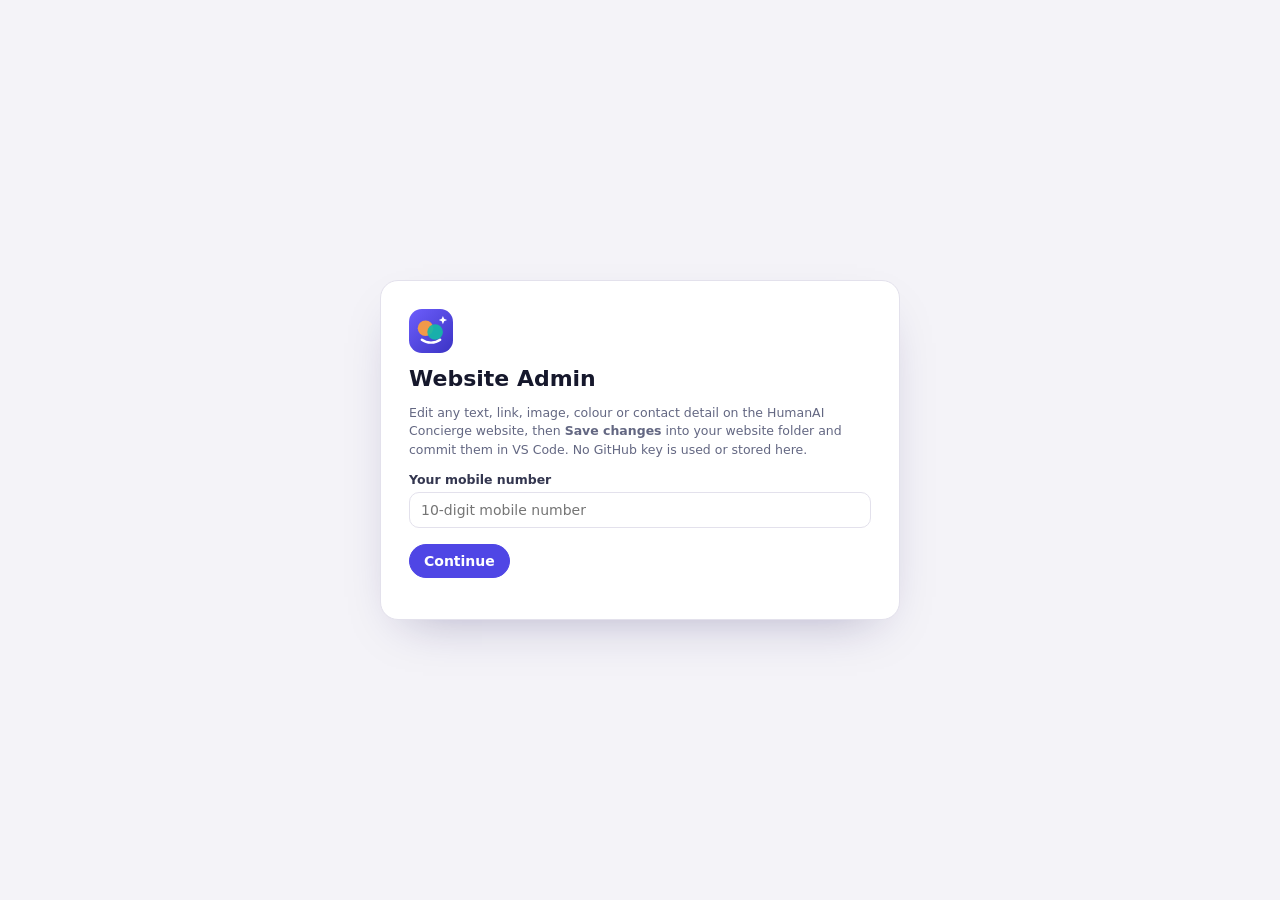
<file: admin/index.html>
<!doctype html>
<html lang="en">
<head>
<meta charset="utf-8">
<meta name="viewport" content="width=device-width, initial-scale=1">
<meta name="robots" content="noindex, nofollow">
<title>Website Admin · HumanAI Concierge</title>
<link rel="icon" href="../assets/img/favicon.svg" type="image/svg+xml">
<style>
:root{--bg:#f4f3f8;--panel:#fff;--ink:#16182c;--muted:#636782;--line:#e3e1ec;--brand:#4f46e5;--brand-soft:#eceafe;--ok:#16a34a;--warn:#d97706;--bad:#dc2626;--r:12px;font-family:system-ui,-apple-system,"Segoe UI",Roboto,sans-serif}
*{box-sizing:border-box}body{margin:0;background:var(--bg);color:var(--ink);font-size:14px}
button,input,select,textarea{font:inherit;color:inherit}
.btn{border:1px solid var(--line);background:var(--panel);padding:8px 14px;border-radius:999px;font-weight:600;cursor:pointer;white-space:nowrap}
.btn:hover{border-color:var(--ink)}.btn.primary{background:var(--brand);border-color:var(--brand);color:#fff}.btn.danger{color:var(--bad)}
.btn:disabled{opacity:.5;cursor:not-allowed}.btn.sm{padding:5px 10px;font-size:12.5px}
input[type=text],input[type=password],input[type=url],input[type=tel],input[type=email],select,textarea{width:100%;border:1px solid var(--line);border-radius:10px;padding:9px 11px;background:#fff}
textarea{min-height:90px;font-family:ui-monospace,Menlo,Consolas,monospace;font-size:12.5px}
label{display:block;font-weight:600;font-size:12.5px;margin:12px 0 5px;color:#33364f}
.hint{color:var(--muted);font-size:12.5px;line-height:1.5}
/* Login */
#login{min-height:100vh;display:grid;place-items:center;padding:20px}
.login-card{background:var(--panel);border:1px solid var(--line);border-radius:18px;padding:28px;max-width:520px;width:100%;box-shadow:0 20px 50px -25px rgba(30,20,90,.35)}
.login-card h1{font-size:22px;margin:10px 0 4px}.row{display:flex;gap:10px}.row>*{flex:1}
/* App */
#app{display:none;height:100vh;grid-template-rows:auto 1fr}
.top{display:flex;align-items:center;gap:10px;padding:10px 14px;background:var(--panel);border-bottom:1px solid var(--line);flex-wrap:wrap}
.top .logo{display:flex;align-items:center;gap:8px;font-weight:800}.top .logo img{width:28px;height:28px}
.top .grow{flex:1}.badge{background:var(--brand-soft);color:var(--brand);border-radius:999px;padding:3px 9px;font-weight:700;font-size:12px}
.badge.local{background:#fff3e0;color:var(--warn)}
.main{display:grid;grid-template-columns:1fr 360px;min-height:0}
@media(max-width:900px){.main{grid-template-columns:1fr}.side{max-height:45vh}}
.stage{position:relative;min-height:0;background:#e9e7f1;display:flex;flex-direction:column}
.stage-bar{display:flex;gap:6px;padding:6px 10px;align-items:center;border-bottom:1px solid var(--line);background:#f7f6fb}
.stage-bar .hint{flex:1}
iframe{flex:1;width:100%;border:0;background:#fff;margin:0 auto;transition:max-width .3s}
.side{background:var(--panel);border-left:1px solid var(--line);display:flex;flex-direction:column;min-height:0}
.tabs{display:flex;border-bottom:1px solid var(--line);overflow-x:auto}
.tabs button{flex:1;border:0;background:none;padding:11px 8px;font-weight:700;color:var(--muted);cursor:pointer;border-bottom:2px solid transparent;white-space:nowrap}
.tabs button.on{color:var(--brand);border-color:var(--brand)}
.pane{display:none;padding:14px 16px 30px;overflow:auto}.pane.on{display:block}
.crumbs{display:flex;flex-wrap:wrap;gap:4px;margin:6px 0 10px}
.crumbs button{border:1px solid var(--line);background:#fafafe;border-radius:6px;padding:3px 7px;font-size:11.5px;cursor:pointer;font-family:ui-monospace,monospace}
.crumbs button.cur{background:var(--brand);color:#fff;border-color:var(--brand)}
.acts{display:flex;flex-wrap:wrap;gap:6px;margin:8px 0}
.box{border:1px solid var(--line);border-radius:var(--r);padding:12px;margin:12px 0;background:#fcfcff}
.box h4{margin:0 0 6px;font-size:13px}
.colors{display:grid;grid-template-columns:1fr 1fr;gap:8px}.colors input[type=color]{width:100%;height:36px;border:1px solid var(--line);border-radius:8px;padding:2px;background:#fff}
.list{display:grid;gap:6px}.list .it{display:flex;justify-content:space-between;align-items:center;gap:8px;border:1px solid var(--line);border-radius:10px;padding:8px 10px;cursor:pointer}
.list .it:hover{border-color:var(--brand)}.list .it.cur{border-color:var(--brand);background:var(--brand-soft)}
.dot{width:8px;height:8px;border-radius:50%;background:var(--warn);display:inline-block}
#toast{position:fixed;left:50%;bottom:20px;transform:translateX(-50%) translateY(100px);background:#16182c;color:#fff;padding:11px 18px;border-radius:999px;font-weight:600;transition:transform .3s;z-index:99;max-width:90vw}
#toast.show{transform:translateX(-50%)}
.modal{position:fixed;inset:0;background:rgba(20,18,40,.45);display:none;place-items:center;z-index:50;padding:16px}.modal.on{display:grid}
.modal .card{background:#fff;border-radius:16px;padding:22px;max-width:560px;width:100%;max-height:90vh;overflow:auto}
.help h3{margin:18px 0 6px;font-size:14px}.help p,.help li{color:#3b3e57;line-height:1.55}
kbd{background:#f1f0f7;border:1px solid var(--line);border-radius:5px;padding:1px 5px;font-size:12px}

/* Letter studio */
#letterStudio{position:fixed;inset:0;background:var(--bg);z-index:60;display:none;grid-template-columns:420px 1fr;grid-template-rows:auto 1fr}
#letterStudio.on{display:grid}
@media(max-width:900px){#letterStudio{grid-template-columns:1fr;grid-template-rows:auto auto 1fr;overflow:auto}}
.ls-top{grid-column:1/-1;display:flex;gap:8px;align-items:center;padding:10px 14px;background:var(--panel);border-bottom:1px solid var(--line);flex-wrap:wrap}
.ls-form{overflow:auto;padding:14px 16px 30px;background:var(--panel);border-right:1px solid var(--line)}
#lsBody{min-height:220px;border:1px solid var(--line);border-radius:10px;padding:10px 12px;background:#fff;line-height:1.5;font-family:Calibri,Arial,sans-serif;font-size:14px;overflow:auto}
#lsBody:focus{outline:2px solid var(--brand)}
.fmt{display:flex;gap:4px;margin-bottom:6px}.fmt button{border:1px solid var(--line);background:#fff;border-radius:6px;padding:3px 9px;cursor:pointer;font-weight:700}
#lsPreview{width:100%;height:100%;border:0;background:#e9e7f1;min-height:600px}
#lsList .it{cursor:default;align-items:flex-start}
</style>
</head>
<body>

<!-- ============ LOGIN ============ -->
<section id="login">
  <div class="login-card">
    <img src="../assets/img/logo.svg" width="44" height="44" alt="">
    <h1>Website Admin</h1>
    <p class="hint">Edit any text, link, image, colour or contact detail on the HumanAI Concierge website, then <b>Save changes</b> into your website folder and commit them in VS Code. No GitHub key is used or stored here.</p>
    <div id="phoneStep">
      <label for="adminPhone">Your mobile number</label><input type="tel" id="adminPhone" inputmode="numeric" autocomplete="tel" placeholder="10-digit mobile number">
      <div class="acts" style="margin-top:16px"><button class="btn primary" id="btnPhone">Continue</button></div>
      <p class="hint" id="phoneMsg"></p>
    </div>
    <p class="hint" id="loginMsg"></p>
  </div>
</section>

<!-- ============ APP ============ -->
<section id="app">
  <div class="top">
    <div class="logo"><img src="../assets/img/logo.svg" alt="">Admin</div>
    <span class="badge" id="modeBadge">GitHub</span>
    <select id="pageSel" style="width:auto;min-width:200px"></select>
    <div class="grow"></div>
    <span class="hint" id="changedInfo">No unpublished changes</span>
    <button class="btn" id="btnDiscard">Discard changes</button>
    <button class="btn primary" id="btnPublish">Save changes</button>
    <button class="btn" id="btnView" title="Open the live website">View site ↗</button>
    <button class="btn" id="btnLogout">Sign out</button>
  </div>
  <div class="main">
    <div class="stage">
      <div class="stage-bar">
        <span class="hint">Click any text to edit it. Click an item to select it, then use the panel on the right. <kbd>Ctrl</kbd>+<kbd>Z</kbd> undoes.</span>
        <button class="btn sm" data-w="100%">Desktop</button><button class="btn sm" data-w="820px">Tablet</button><button class="btn sm" data-w="400px">Phone</button>
      </div>
      <iframe id="frame" title="Page editor"></iframe>
    </div>
    <aside class="side">
      <div class="tabs">
        <button data-pane="pEdit" class="on">Selected</button>
        <button data-pane="pPage">Page</button>
        <button data-pane="pSite">Site settings</button>
        <button data-pane="pPages">Pages</button>
        <button data-pane="pBrand">Brand kit</button>
        <button data-pane="pLetters" id="tabLetters">Letters</button>
        <button data-pane="pEnq" id="tabEnq">Enquiries</button>
        <button data-pane="pHelp">Help</button>
      </div>

      <div class="pane on" id="pEdit">
        <p class="hint" id="selNone">Click something on the page to select it.</p>
        <div id="selBox" style="display:none">
          <div class="hint">Selected (click a level to select a bigger or smaller part):</div>
          <div class="crumbs" id="crumbs"></div>
          <div class="acts">
            <button class="btn sm" id="aDup">Duplicate</button>
            <button class="btn sm" id="aUp">Move up</button>
            <button class="btn sm" id="aDown">Move down</button>
            <button class="btn sm danger" id="aDel">Delete</button>
          </div>
          <div class="box" id="linkBox" style="display:none">
            <h4>Link</h4>
            <label for="lHref">Goes to (web address, page name, tel:, mailto: or https://wa.me/…)</label>
            <input type="text" id="lHref">
            <label style="display:flex;gap:8px;align-items:center;font-weight:500"><input type="checkbox" id="lNew"> Open in a new tab</label>
            <div class="acts"><button class="btn sm primary" id="lApply">Apply link</button></div>
          </div>
          <div class="box" id="imgBox">
            <h4>Image</h4>
            <p class="hint" id="imgHint">Insert a photo into the selected area (for example a team photo box), or replace the selected image.</p>
            <input type="file" id="imgFile" accept="image/png,image/jpeg,image/webp,image/svg+xml">
            <label for="imgAlt">Description of the image (for accessibility)</label><input type="text" id="imgAlt">
            <div class="acts"><button class="btn sm primary" id="imgApply">Insert / replace image</button></div>
          </div>
          <div class="box">
            <h4>Advanced: edit HTML of selection</h4>
            <textarea id="htmlEd"></textarea>
            <div class="acts"><button class="btn sm" id="htmlApply">Apply HTML</button></div>
          </div>
        </div>
      </div>

      <div class="pane" id="pPage">
        <label for="pgTitle">Browser tab title &amp; Google title</label><input type="text" id="pgTitle">
        <label for="pgDesc">Google description (about 150 characters)</label><textarea id="pgDesc" style="font-family:inherit;min-height:70px"></textarea>
        <div class="acts"><button class="btn sm primary" id="pgApply">Apply</button></div>
        <div class="box">
          <h4>Header &amp; footer</h4>
          <p class="hint">The menu at the top and the footer are shared by all pages. When you change them on any page, the change is copied to every page when you publish.</p>
          <label style="display:flex;gap:8px;align-items:center;font-weight:500"><input type="checkbox" id="syncHF" checked> Copy header &amp; footer changes to all pages</label>
        </div>
      </div>

      <div class="pane" id="pSite">
        <p class="hint">These details appear in many places. Changing them here updates every page.</p>
        <label for="sName">Business name</label><input type="text" id="sName">
        <label for="sProp">Proprietor name</label><input type="text" id="sProp">
        <label for="sPhone">Phone (as shown)</label><input type="tel" id="sPhone" placeholder="+91 94492 30088">
        <label for="sWa">WhatsApp number (country code + number, digits only)</label><input type="tel" id="sWa" placeholder="919449230088">
        <label for="sEmail">Email</label><input type="email" id="sEmail">
        <label for="sHours">Working hours</label><input type="text" id="sHours">
        <label for="sGst">GSTIN (leave empty to hide)</label><input type="text" id="sGst" placeholder="29ABCDE1234F1Z5">
        <label for="sReview">Google review link (from Google Business Profile → "Ask for reviews"; empty = hidden)</label><input type="url" id="sReview" placeholder="https://g.page/r/...">
        <label for="sMaps">Google Maps link to your business profile (empty = hidden)</label><input type="url" id="sMaps" placeholder="https://maps.app.goo.gl/...">
        <label for="sInsta">Instagram page link (empty = hidden)</label><input type="url" id="sInsta" placeholder="https://www.instagram.com/humanaiconcierge">
        <label for="sFb">Facebook page link (empty = hidden)</label><input type="url" id="sFb" placeholder="https://www.facebook.com/...">
        <label for="sLi">LinkedIn company page link (empty = hidden)</label><input type="url" id="sLi" placeholder="https://www.linkedin.com/company/...">
        <label for="sWorker">Chatbot &amp; enquiry service address (free Cloudflare Worker; empty = basic chat, no log)</label><input type="url" id="sWorker" placeholder="https://humanai-bot.<your-name>.workers.dev">
        <label for="sPlay">Google Play app link (after publishing; empty = hidden)</label><input type="url" id="sPlay" placeholder="https://play.google.com/store/apps/details?id=io.github.humanaihelp.app">
        <div class="acts"><button class="btn primary" id="sApply">Apply to all pages</button></div>
        <div class="box">
          <h4>Brand colours</h4>
          <div class="colors">
            <div><label for="cBrand">Main colour</label><input type="color" id="cBrand"></div>
            <div><label for="cBrand2">Main colour (light)</label><input type="color" id="cBrand2"></div>
            <div><label for="cHuman">Warm accent</label><input type="color" id="cHuman"></div>
            <div><label for="cAi">Cool accent</label><input type="color" id="cAi"></div>
          </div>
          <div class="acts"><button class="btn sm primary" id="cApply">Apply colours</button><button class="btn sm" id="cReset">Reset to original</button></div>
        </div>
        <div class="box">
          <h4>Chat assistant answers</h4>
          <p class="hint">Questions and answers used by the "Ask us" chat bubble. Each answer has <b>keys</b> (words visitors might type), the <b>answer</b>, and an optional <b>link</b>. Keep the format exactly as it is.</p>
          <textarea id="aiJson" style="min-height:220px"></textarea>
          <div class="acts"><button class="btn sm primary" id="aiApply">Save assistant answers</button></div>
        </div>
        <div class="box">
          <h4>Logo</h4>
          <p class="hint">Upload a square logo (SVG or PNG, at least 512×512). It replaces the logo and browser icon on all pages.</p>
          <input type="file" id="logoFile" accept="image/svg+xml,image/png">
          <div class="acts"><button class="btn sm primary" id="logoApply">Replace logo</button></div>
        </div>
      </div>

      <div class="pane" id="pPages">
        <p class="hint">Click a page to edit it. A dot means it has unpublished changes.</p>
        <div class="list" id="pageList"></div>
        <div class="box">
          <h4>Create a new page</h4>
          <p class="hint">Copies the page you're editing now. Then change its text and add a link to it from the menu or footer (select a menu item → Duplicate → edit text and link).</p>
          <label for="newName">New page file name</label><input type="text" id="newName" placeholder="e.g. offers.html">
          <div class="acts"><button class="btn sm primary" id="newApply">Create page</button></div>
        </div>
      </div>

      <div class="pane" id="pBrand">
        <p class="hint">Download logos, social media images, visiting cards and office templates (letterhead, document, quotation, presentation, email signature). Open .docx in Word or Google Docs and .pptx in PowerPoint or Google Slides.</p>
        <div class="box"><h4>Logos</h4><div class="list"><a class="it" href="../brand-kit/logo/icon-maskable-512.png" download style="text-decoration:none;color:inherit"><span>icon-maskable-512.png</span><span class="hint">↓</span></a><a class="it" href="../brand-kit/logo/logo-horizontal-dark.png" download style="text-decoration:none;color:inherit"><span>logo-horizontal-dark.png</span><span class="hint">↓</span></a><a class="it" href="../brand-kit/logo/logo-horizontal-light.png" download style="text-decoration:none;color:inherit"><span>logo-horizontal-light.png</span><span class="hint">↓</span></a><a class="it" href="../brand-kit/logo/logo-mark-1024.png" download style="text-decoration:none;color:inherit"><span>logo-mark-1024.png</span><span class="hint">↓</span></a><a class="it" href="../brand-kit/logo/logo-mark.svg" download style="text-decoration:none;color:inherit"><span>logo-mark.svg</span><span class="hint">↓</span></a><a class="it" href="../brand-kit/logo/logo-stacked.png" download style="text-decoration:none;color:inherit"><span>logo-stacked.png</span><span class="hint">↓</span></a></div></div>
        <div class="box"><h4>Social media</h4><div class="list"><a class="it" href="../brand-kit/social/SOCIAL-MEDIA-KIT.md" download style="text-decoration:none;color:inherit"><span>SOCIAL-MEDIA-KIT.md</span><span class="hint">↓</span></a><a class="it" href="../brand-kit/social/facebook-cover-1640x624.png" download style="text-decoration:none;color:inherit"><span>facebook-cover-1640x624.png</span><span class="hint">↓</span></a><a class="it" href="../brand-kit/social/instagram-be-there-1080.png" download style="text-decoration:none;color:inherit"><span>instagram-be-there-1080.png</span><span class="hint">↓</span></a><a class="it" href="../brand-kit/social/instagram-coming-home-1080.png" download style="text-decoration:none;color:inherit"><span>instagram-coming-home-1080.png</span><span class="hint">↓</span></a><a class="it" href="../brand-kit/social/instagram-launch-1080.png" download style="text-decoration:none;color:inherit"><span>instagram-launch-1080.png</span><span class="hint">↓</span></a><a class="it" href="../brand-kit/social/instagram-nri-family-care-1080.png" download style="text-decoration:none;color:inherit"><span>instagram-nri-family-care-1080.png</span><span class="hint">↓</span></a><a class="it" href="../brand-kit/social/instagram-remote-shopping-1080.png" download style="text-decoration:none;color:inherit"><span>instagram-remote-shopping-1080.png</span><span class="hint">↓</span></a><a class="it" href="../brand-kit/social/instagram-safety-1080.png" download style="text-decoration:none;color:inherit"><span>instagram-safety-1080.png</span><span class="hint">↓</span></a><a class="it" href="../brand-kit/social/linkedin-cover-1584x396.png" download style="text-decoration:none;color:inherit"><span>linkedin-cover-1584x396.png</span><span class="hint">↓</span></a><a class="it" href="../brand-kit/social/og-image-1200x630.png" download style="text-decoration:none;color:inherit"><span>og-image-1200x630.png</span><span class="hint">↓</span></a><a class="it" href="../brand-kit/social/profile-picture-640.png" download style="text-decoration:none;color:inherit"><span>profile-picture-640.png</span><span class="hint">↓</span></a><a class="it" href="../brand-kit/social/whatsapp-status-1080x1920.png" download style="text-decoration:none;color:inherit"><span>whatsapp-status-1080x1920.png</span><span class="hint">↓</span></a></div></div>
        <div class="box"><h4>Visiting cards &amp; WhatsApp QR (print)</h4><div class="list"><a class="it" href="../brand-kit/print/visiting-card-back-deepa.png" download style="text-decoration:none;color:inherit"><span>visiting-card-back-deepa.png</span><span class="hint">↓</span></a><a class="it" href="../brand-kit/print/visiting-card-back-muttu.png" download style="text-decoration:none;color:inherit"><span>visiting-card-back-muttu.png</span><span class="hint">↓</span></a><a class="it" href="../brand-kit/print/visiting-card-front.png" download style="text-decoration:none;color:inherit"><span>visiting-card-front.png</span><span class="hint">↓</span></a><a class="it" href="../brand-kit/print/visiting-cards-print.pdf" download style="text-decoration:none;color:inherit"><span>visiting-cards-print.pdf</span><span class="hint">↓</span></a><a class="it" href="../brand-kit/print/whatsapp-qr-stand-a6-print.pdf" download style="text-decoration:none;color:inherit"><span>whatsapp-qr-stand-a6-print.pdf</span><span class="hint">↓</span></a><a class="it" href="../brand-kit/print/whatsapp-qr-stand-a6.png" download style="text-decoration:none;color:inherit"><span>whatsapp-qr-stand-a6.png</span><span class="hint">↓</span></a><a class="it" href="../brand-kit/print/whatsapp-qr.png" download style="text-decoration:none;color:inherit"><span>whatsapp-qr.png</span><span class="hint">↓</span></a></div></div>
        <div class="box"><h4>Office templates &amp; client onboarding</h4><p class="hint">Blank templates only. Never upload filled-in client agreements, consent forms or the client tracker here — this website folder is public. Keep filled files in Google Drive.</p><div class="list"><a class="it" href="../brand-kit/office/HumanAI-Client-Service-Agreement.docx" download style="text-decoration:none;color:inherit"><span>HumanAI-Client-Service-Agreement.docx</span><span class="hint">↓</span></a><a class="it" href="../brand-kit/office/HumanAI-Client-Service-Agreement.pdf" download style="text-decoration:none;color:inherit"><span>HumanAI-Client-Service-Agreement.pdf</span><span class="hint">↓</span></a><a class="it" href="../brand-kit/office/HumanAI-Client-Tracker.xlsx" download style="text-decoration:none;color:inherit"><span>HumanAI-Client-Tracker.xlsx</span><span class="hint">↓</span></a><a class="it" href="../brand-kit/office/HumanAI-Document-Template.docx" download style="text-decoration:none;color:inherit"><span>HumanAI-Document-Template.docx</span><span class="hint">↓</span></a><a class="it" href="../brand-kit/office/HumanAI-Document-Template.pdf" download style="text-decoration:none;color:inherit"><span>HumanAI-Document-Template.pdf</span><span class="hint">↓</span></a><a class="it" href="../brand-kit/office/HumanAI-Email-Signature.html" download style="text-decoration:none;color:inherit"><span>HumanAI-Email-Signature.html</span><span class="hint">↓</span></a><a class="it" href="../brand-kit/office/HumanAI-Family-Consent-Form.docx" download style="text-decoration:none;color:inherit"><span>HumanAI-Family-Consent-Form.docx</span><span class="hint">↓</span></a><a class="it" href="../brand-kit/office/HumanAI-Family-Consent-Form.pdf" download style="text-decoration:none;color:inherit"><span>HumanAI-Family-Consent-Form.pdf</span><span class="hint">↓</span></a><a class="it" href="../brand-kit/office/HumanAI-Letterhead.docx" download style="text-decoration:none;color:inherit"><span>HumanAI-Letterhead.docx</span><span class="hint">↓</span></a><a class="it" href="../brand-kit/office/HumanAI-Letterhead.pdf" download style="text-decoration:none;color:inherit"><span>HumanAI-Letterhead.pdf</span><span class="hint">↓</span></a><a class="it" href="../brand-kit/office/HumanAI-New-Client-Intake-Form.docx" download style="text-decoration:none;color:inherit"><span>HumanAI-New-Client-Intake-Form.docx</span><span class="hint">↓</span></a><a class="it" href="../brand-kit/office/HumanAI-New-Client-Intake-Form.pdf" download style="text-decoration:none;color:inherit"><span>HumanAI-New-Client-Intake-Form.pdf</span><span class="hint">↓</span></a><a class="it" href="../brand-kit/office/HumanAI-Partner-Agreement.docx" download style="text-decoration:none;color:inherit"><span>HumanAI-Partner-Agreement.docx</span><span class="hint">↓</span></a><a class="it" href="../brand-kit/office/HumanAI-Partner-Agreement.pdf" download style="text-decoration:none;color:inherit"><span>HumanAI-Partner-Agreement.pdf</span><span class="hint">↓</span></a><a class="it" href="../brand-kit/office/HumanAI-Partner-Application-Form.docx" download style="text-decoration:none;color:inherit"><span>HumanAI-Partner-Application-Form.docx</span><span class="hint">↓</span></a><a class="it" href="../brand-kit/office/HumanAI-Partner-Application-Form.pdf" download style="text-decoration:none;color:inherit"><span>HumanAI-Partner-Application-Form.pdf</span><span class="hint">↓</span></a><a class="it" href="../brand-kit/office/HumanAI-Partner-Onboarding-Guide.docx" download style="text-decoration:none;color:inherit"><span>HumanAI-Partner-Onboarding-Guide.docx</span><span class="hint">↓</span></a><a class="it" href="../brand-kit/office/HumanAI-Partner-Onboarding-Guide.pdf" download style="text-decoration:none;color:inherit"><span>HumanAI-Partner-Onboarding-Guide.pdf</span><span class="hint">↓</span></a><a class="it" href="../brand-kit/office/HumanAI-Partner-Verification-Checklist.docx" download style="text-decoration:none;color:inherit"><span>HumanAI-Partner-Verification-Checklist.docx</span><span class="hint">↓</span></a><a class="it" href="../brand-kit/office/HumanAI-Partner-Verification-Checklist.pdf" download style="text-decoration:none;color:inherit"><span>HumanAI-Partner-Verification-Checklist.pdf</span><span class="hint">↓</span></a><a class="it" href="../brand-kit/office/HumanAI-Presentation-Template.pdf" download style="text-decoration:none;color:inherit"><span>HumanAI-Presentation-Template.pdf</span><span class="hint">↓</span></a><a class="it" href="../brand-kit/office/HumanAI-Presentation-Template.pptx" download style="text-decoration:none;color:inherit"><span>HumanAI-Presentation-Template.pptx</span><span class="hint">↓</span></a><a class="it" href="../brand-kit/office/HumanAI-Quotation-Template.docx" download style="text-decoration:none;color:inherit"><span>HumanAI-Quotation-Template.docx</span><span class="hint">↓</span></a><a class="it" href="../brand-kit/office/HumanAI-Quotation-Template.pdf" download style="text-decoration:none;color:inherit"><span>HumanAI-Quotation-Template.pdf</span><span class="hint">↓</span></a></div></div>
        <div class="box"><h4>Advertising posts</h4><div class="list"><a class="it" href="../brand-kit/ads/ad-diwali-from-abroad-1080.png" download style="text-decoration:none;color:inherit"><span>ad-diwali-from-abroad-1080.png</span><span class="hint">↓</span></a><a class="it" href="../brand-kit/ads/ad-founding-families-1080.png" download style="text-decoration:none;color:inherit"><span>ad-founding-families-1080.png</span><span class="hint">↓</span></a><a class="it" href="../brand-kit/ads/ad-story-parents-1080x1920.png" download style="text-decoration:none;color:inherit"><span>ad-story-parents-1080x1920.png</span><span class="hint">↓</span></a></div></div>
        <div class="box"><h4>Google Play Store listing</h4><div class="list"><a class="it" href="../brand-kit/play-store/app-icon-512.png" download style="text-decoration:none;color:inherit"><span>app-icon-512.png</span><span class="hint">↓</span></a><a class="it" href="../brand-kit/play-store/feature-graphic-1024x500.png" download style="text-decoration:none;color:inherit"><span>feature-graphic-1024x500.png</span><span class="hint">↓</span></a><a class="it" href="../brand-kit/play-store/phone-screenshot-1.png" download style="text-decoration:none;color:inherit"><span>phone-screenshot-1.png</span><span class="hint">↓</span></a><a class="it" href="../brand-kit/play-store/phone-screenshot-2.png" download style="text-decoration:none;color:inherit"><span>phone-screenshot-2.png</span><span class="hint">↓</span></a><a class="it" href="../brand-kit/play-store/phone-screenshot-3.png" download style="text-decoration:none;color:inherit"><span>phone-screenshot-3.png</span><span class="hint">↓</span></a><a class="it" href="../brand-kit/play-store/phone-screenshot-4.png" download style="text-decoration:none;color:inherit"><span>phone-screenshot-4.png</span><span class="hint">↓</span></a></div></div>
        <p class="hint">To update these later, ask your designer/Claude to regenerate them and upload to the brand-kit folder on GitHub.</p>
      </div>

      <div class="pane" id="pLetters">
        <p class="hint">Write letters on the official letterhead (logo, business name, GSTIN, contact details), then <b>download as PDF</b>, <b>print</b>, and <b>save</b> them to a register.</p>
        <div class="acts"><button class="btn primary" id="openStudio">Open Letter Studio</button></div>
        <div class="box"><h4>Where letters are saved</h4><p class="hint">Letters can contain personal information, so they are never saved on the public website. Each saved letter is kept in this browser's register and downloaded as a PDF — file the PDFs in <code>HumanAI-Documents\Letters</code>. See ADMIN-GUIDE section 4a.</p></div>
      </div>

      <div class="pane" id="pEnq">
        <p class="hint">Everyone who contacts you through the website form or WhatsApp is logged here (when the free chatbot service is set up — ADMIN-GUIDE section 9). Entries delete themselves after 12 months.</p>
        <label for="enqKey">Enquiry log password (ADMIN_KEY)</label><input type="password" id="enqKey" autocomplete="off">
        <label style="display:flex;gap:8px;align-items:center;font-weight:500"><input type="checkbox" id="enqRemember"> Remember on this device</label>
        <div class="acts"><button class="btn sm primary" id="enqLoad">Load enquiries</button><button class="btn sm" id="enqCsv">Export CSV</button></div>
        <div class="acts" id="enqFilter"></div>
        <p class="hint" id="enqStatus"></p>
        <div class="list" id="enqList"></div>
      </div>

      <div class="pane help" id="pHelp">
        <h3>Editing text</h3><p>Click on any words on the page and type. Formatting shortcuts: <kbd>Ctrl</kbd>+<kbd>B</kbd> bold, <kbd>Ctrl</kbd>+<kbd>I</kbd> italic. Undo with <kbd>Ctrl</kbd>+<kbd>Z</kbd>.</p>
        <h3>Adding or removing items</h3><p>Click an item (for example a service point, a FAQ question or a card). In <b>Selected</b>, choose the right level, then <b>Duplicate</b>, <b>Move up/down</b> or <b>Delete</b>.</p>
        <h3>Links and buttons</h3><p>Select a button or link; the <b>Link</b> box lets you change where it goes.</p>
        <h3>Photos</h3><p>Select the photo box (for example the team initials), choose an image file and press <b>Insert / replace image</b>.</p>
        <h3>Phone, email, GSTIN, colours, logo</h3><p>Use <b>Site settings</b> — one change updates every page.</p>
        <h3>Saving &amp; going live</h3><p>Press <b>Save changes</b> → <b>Save into my website folder</b> and choose your VS Code repo folder (<code>humanaihelp.github.io</code>) the first time. The changed files are written straight into it. Then in VS Code: <b>Source Control</b> → type a message → <b>Commit</b> → <b>Sync / Push</b>. The live site updates about a minute later. On phones (or browsers without folder access) the changes download as a zip instead — unzip it into the repo folder. Unsaved changes are kept on this device as a draft.</p>
        <h3>Collapsible sections</h3><p>In the editor, all collapsible sections and tabs are shown open so you can edit them. On the live site they stay collapsible.</p>
        <h3>Safety</h3><p>This page holds no GitHub key — it can only change files on your own computer. Going live always happens through VS Code with your own GitHub sign-in.</p>
      </div>
    </aside>
  </div>
</section>

<div class="modal" id="pubModal"><div class="card">
  <h3 style="margin-top:0">Save changes</h3>
  <p class="hint" id="pubList"></p>
  <div class="acts" style="margin-top:16px"><button class="btn primary" id="pubGo">Save into my website folder</button><button class="btn" id="pubZip">Download zip instead</button><button class="btn" id="pubCancel">Cancel</button></div>
  <p class="hint" id="pubStatus"></p>
</div></div>


<section id="letterStudio" aria-label="Letter studio">
  <div class="ls-top">
    <b>Letter Studio</b>
    <button class="btn sm" id="lsNew">New letter</button>
    <div style="flex:1"></div>
    <span class="hint" id="lsStatus"></span>
    <button class="btn sm" id="lsPrint">Print</button>
    <button class="btn sm" id="lsPdf">Download PDF</button>
    <button class="btn sm primary" id="lsSave">Save letter</button>
    <button class="btn sm" id="lsClose">Close</button>
  </div>
  <div class="ls-form">
    <label for="lsTpl">Template</label>
    <div class="row"><select id="lsTpl"></select><button class="btn sm" id="lsUseTpl" style="flex:0 0 auto">Use template</button></div>
    <div class="row"><div><label for="lsDate">Date</label><input type="text" id="lsDate" placeholder="YYYY-MM-DD"></div>
      <div><label for="lsSign">Signed by</label><select id="lsSign"><option value="deepa">Deepa G Garasangi — Founder &amp; Proprietor</option><option value="muttu">Muttu Biradar — Operations &amp; Technology Lead</option></select></div></div>
    <label for="lsTo">To (name, designation, address — one per line)</label><textarea id="lsTo" style="font-family:inherit;min-height:70px" placeholder="To Whom It May Concern"></textarea>
    <label for="lsSubject">Subject</label><input type="text" id="lsSubject">
    <label>Letter text</label>
    <div class="fmt"><button type="button" data-fmt="bold">B</button><button type="button" data-fmt="italic"><i>I</i></button><button type="button" data-fmt="insertUnorderedList">• List</button><button type="button" data-fmt="insertOrderedList">1. List</button></div>
    <div id="lsBody" contenteditable="true"></div>
    <p class="hint">Replace every [bracketed] part. The reference number (HAC/L/YEAR/NNN) is assigned when you save.</p>
    <label for="lsRepo">Private letters repository</label><input type="text" id="lsRepo" value="humanai-letters">
    <div class="box"><h4>Saved letters</h4><div class="list" id="lsList"></div></div>
  </div>
  <iframe id="lsPreview" title="Letter preview"></iframe>
</section>

<div id="toast"></div>

<script src="vendor/html2pdf.bundle.min.js" defer></script>
<script src="admin.js?v=20261006"></script>
<script src="letters.js?v=20261006"></script>
<script src="enquiries.js?v=20261006"></script>
</body>
</html>
</file>
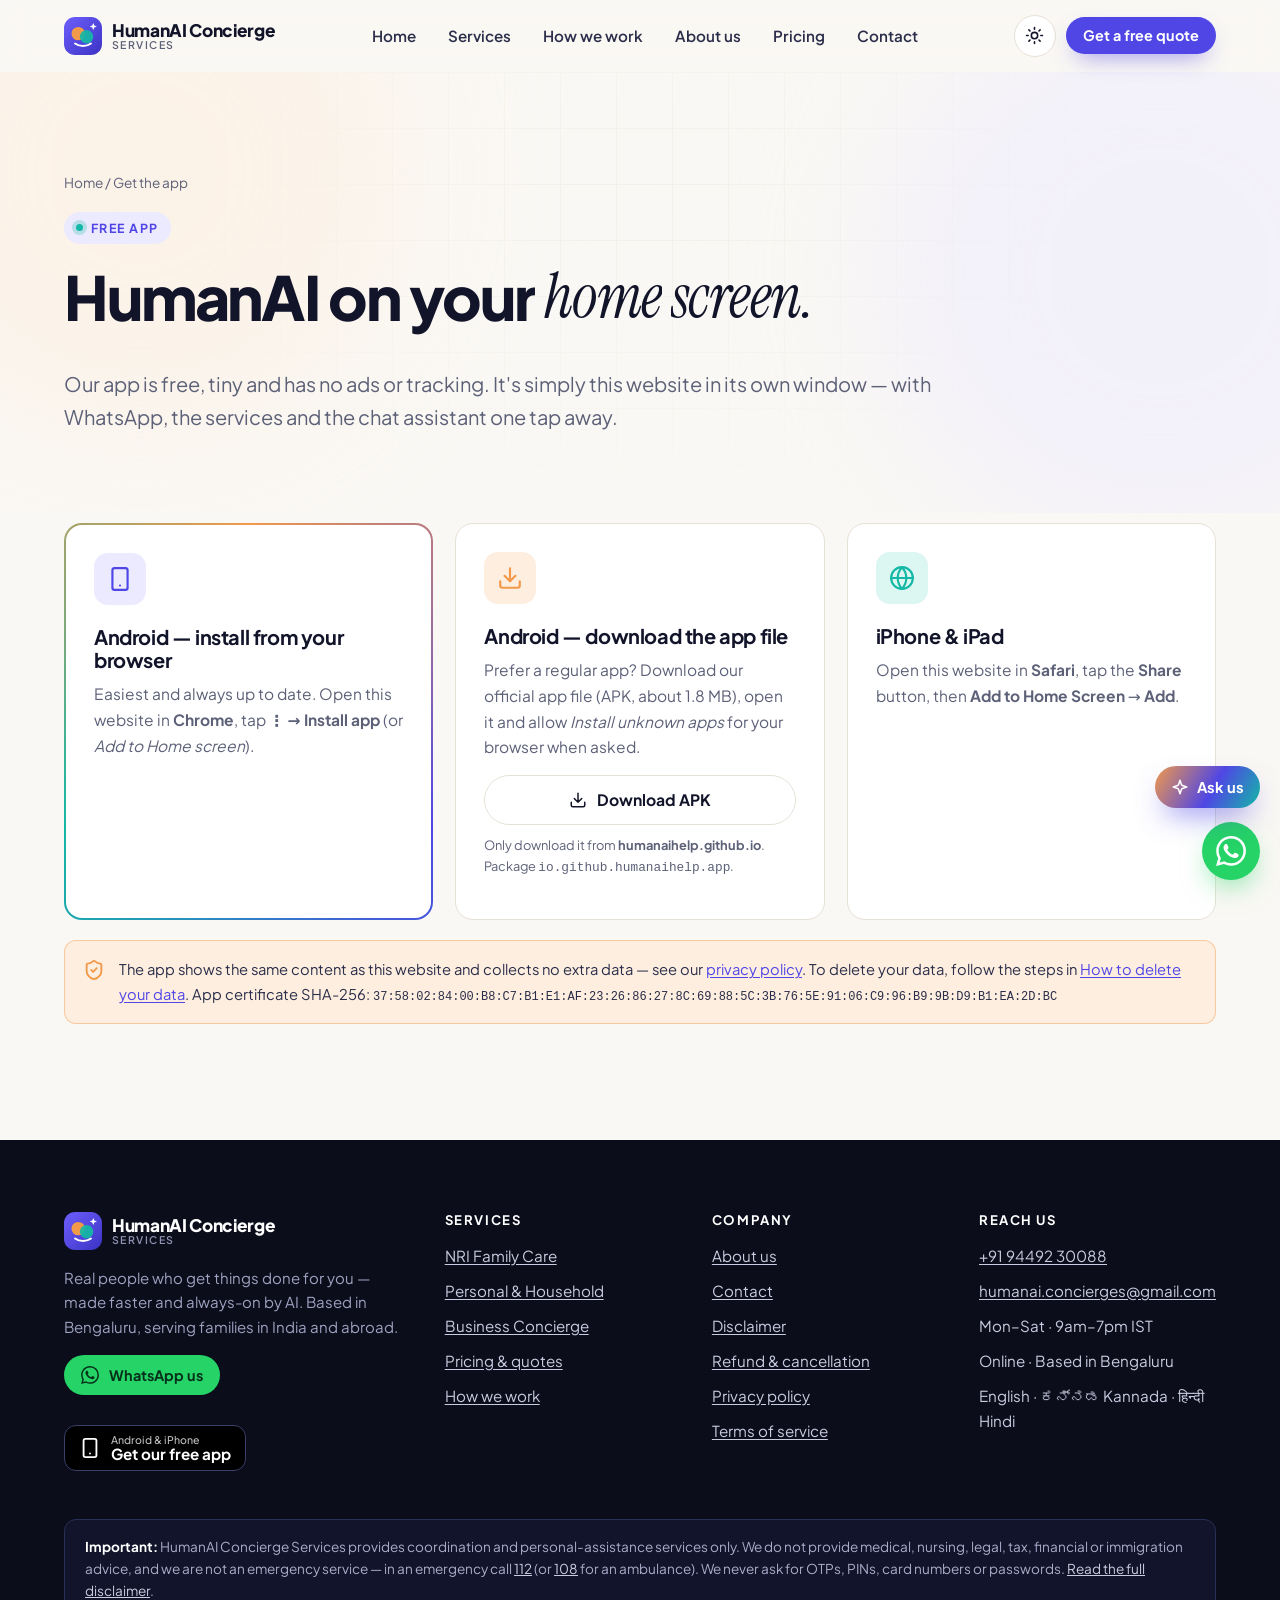
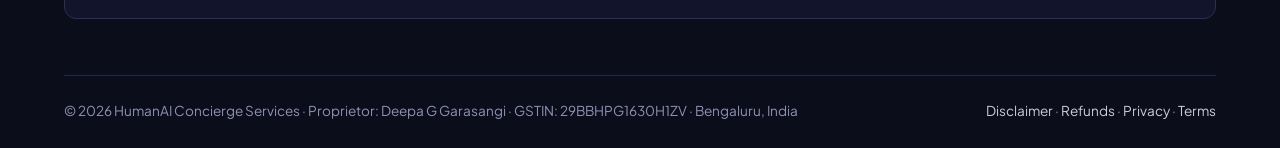
<file: app.html>
<!doctype html>
<html lang="en-IN" class="no-js">
<head>
  <meta charset="utf-8">
  <meta name="viewport" content="width=device-width, initial-scale=1">
  <title>Get the app · HumanAI Concierge</title>
  <meta name="description" content="Install the free HumanAI Concierge app on Android or iPhone — no ads, no tracking.">
  <link rel="canonical" href="https://humanaihelp.github.io/app.html">
  <meta name="theme-color" content="#4f46e5">
  <meta name="mobile-web-app-capable" content="yes">
  <meta name="apple-mobile-web-app-capable" content="yes">
  <meta name="apple-mobile-web-app-title" content="HumanAI">
  <meta property="og:type" content="website">
  <meta property="og:site_name" content="HumanAI Concierge Services">
  <meta property="og:title" content="Get the app · HumanAI Concierge">
  <meta property="og:description" content="Install the free HumanAI Concierge app on Android or iPhone — no ads, no tracking.">
  <meta property="og:url" content="https://humanaihelp.github.io/app.html">
  <meta property="og:image" content="https://humanaihelp.github.io/assets/img/og-image.png">
  <meta name="twitter:card" content="summary_large_image">
  <link rel="icon" href="assets/img/favicon.svg" type="image/svg+xml">
  <link rel="apple-touch-icon" href="assets/img/icon-192.png">
  <link rel="manifest" href="site.webmanifest">
  <link rel="preload" href="assets/fonts/plus-jakarta-sans-latin-400-normal.woff2" as="font" type="font/woff2" crossorigin>
  <link rel="stylesheet" href="assets/css/style.css">
  <script>try{var t=localStorage.getItem("hac-theme");if(t)document.documentElement.setAttribute("data-theme",t)}catch(e){}</script>
</head>
<body data-wa="919449230088">
  <div class="progress" aria-hidden="true"></div>
  <a class="skip-link" href="#main">Skip to content</a>
  <header class="site-header">
    <nav class="container nav" aria-label="Main">
      <a class="brand" href="index.html" aria-label="HumanAI Concierge home">
        <img class="brand-mark" src="assets/img/logo.svg" alt="" width="38" height="38">
        <span class="brand-name">HumanAI Concierge<small>Services</small></span>
      </a>
      <ul class="nav-links" id="nav-links">
        <li><a href="index.html">Home</a></li>
        <li><a href="services.html">Services</a></li>
        <li><a href="how-we-work.html">How we work</a></li>
        <li><a href="team.html">About us</a></li>
        <li><a href="pricing.html">Pricing</a></li>
        <li><a href="contact.html">Contact</a></li>
      </ul>
      <div class="nav-actions">
        <button class="icon-btn theme-toggle" type="button" aria-label="Toggle dark mode"><svg class="sun" viewBox="0 0 24 24" fill="none" stroke="currentColor" stroke-width="2" stroke-linecap="round" stroke-linejoin="round" aria-hidden="true"><circle cx="12" cy="12" r="4"/><path d="M12 2v2M12 20v2M4.93 4.93l1.41 1.41M17.66 17.66l1.41 1.41M2 12h2M20 12h2M6.34 17.66l-1.41 1.41M19.07 4.93l-1.41 1.41"/></svg><svg class="moon" viewBox="0 0 24 24" fill="none" stroke="currentColor" stroke-width="2" stroke-linecap="round" stroke-linejoin="round" aria-hidden="true"><path d="M12 3a6 6 0 0 0 9 9 9 9 0 1 1-9-9Z"/></svg></button>
        <a class="btn btn-primary btn-sm magnetic" href="contact.html">Get a free quote</a>
        <button class="icon-btn menu-toggle" type="button" aria-label="Open menu" aria-expanded="false" aria-controls="nav-links"><svg viewBox="0 0 24 24" fill="none" stroke="currentColor" stroke-width="2" stroke-linecap="round" stroke-linejoin="round" aria-hidden="true"><path d="M4 6h16M4 12h16M4 18h16"/></svg></button>
      </div>
    </nav>
  </header>

  <main id="main">

    <section class="page-hero">
      <div class="hero-bg" aria-hidden="true"><div class="grid-lines"></div><div class="blob b1"></div><div class="blob b2"></div></div>
      <div class="container reveal">
        <div class="crumbs"><a href="index.html">Home</a> / Get the app</div>
        <span class="eyebrow"><span class="dot"></span> Free app</span>
        <h1 data-split>HumanAI on your <span class="serif">home screen.</span></h1>
        <p class="lead">Our app is free, tiny and has no ads or tracking. It's simply this website in its own window — with WhatsApp, the services and the chat assistant one tap away.</p>
      </div>
    </section>
    <section class="section" style="padding-top:10px">
      <div class="container">
        <div class="grid grid-3">
          <div class="card spot reveal glow-border">
            <div class="ic"><svg viewBox="0 0 24 24" fill="none" stroke="currentColor" stroke-width="2" stroke-linecap="round" stroke-linejoin="round" aria-hidden="true"><rect x="5" y="2" width="14" height="20" rx="2"/><path d="M12 18h.01"/></svg></div>
            <h3>Android — install from your browser</h3>
            <p>Easiest and always up to date. Open this website in <b>Chrome</b>, tap <b>⋮ → Install app</b> (or <i>Add to Home screen</i>).</p>
            <button class="btn btn-primary btn-block" type="button" data-install hidden><svg viewBox="0 0 24 24" fill="none" stroke="currentColor" stroke-width="2" stroke-linecap="round" stroke-linejoin="round" aria-hidden="true"><path d="M21 15v4a2 2 0 0 1-2 2H5a2 2 0 0 1-2-2v-4M7 10l5 5 5-5M12 15V3"/></svg> Install now</button>
          </div>
          <div class="card spot reveal" style="--d:80ms">
            <div class="ic warm"><svg viewBox="0 0 24 24" fill="none" stroke="currentColor" stroke-width="2" stroke-linecap="round" stroke-linejoin="round" aria-hidden="true"><path d="M21 15v4a2 2 0 0 1-2 2H5a2 2 0 0 1-2-2v-4M7 10l5 5 5-5M12 15V3"/></svg></div>
            <h3>Android — download the app file</h3>
            <p>Prefer a regular app? Download our official app file (APK, about 1.8 MB), open it and allow <i>Install unknown apps</i> for your browser when asked.</p>
            <a class="btn btn-ghost btn-block" href="app/HumanAI-Concierge.apk" download><svg viewBox="0 0 24 24" fill="none" stroke="currentColor" stroke-width="2" stroke-linecap="round" stroke-linejoin="round" aria-hidden="true"><path d="M21 15v4a2 2 0 0 1-2 2H5a2 2 0 0 1-2-2v-4M7 10l5 5 5-5M12 15V3"/></svg> Download APK</a>
            <p class="muted" style="font-size:.8rem;margin-top:10px">Only download it from <b>humanaihelp.github.io</b>. Package <code>io.github.humanaihelp.app</code>.</p>
          </div>
          <div class="card spot reveal" style="--d:160ms">
            <div class="ic cool"><svg viewBox="0 0 24 24" fill="none" stroke="currentColor" stroke-width="2" stroke-linecap="round" stroke-linejoin="round" aria-hidden="true"><circle cx="12" cy="12" r="10"/><path d="M2 12h20M12 2a15.3 15.3 0 0 1 4 10 15.3 15.3 0 0 1-4 10 15.3 15.3 0 0 1-4-10 15.3 15.3 0 0 1 4-10z"/></svg></div>
            <h3>iPhone &amp; iPad</h3>
            <p>Open this website in <b>Safari</b>, tap the <b>Share</b> button, then <b>Add to Home Screen</b> → <b>Add</b>.</p>
          </div>
        </div>
        <div class="disc-box "><svg viewBox="0 0 24 24" fill="none" stroke="currentColor" stroke-width="2" stroke-linecap="round" stroke-linejoin="round" aria-hidden="true"><path d="M20 13c0 5-3.5 7.5-7.66 8.95a1 1 0 0 1-.67-.01C7.5 20.5 4 18 4 13V6a1 1 0 0 1 1-1c2 0 4.5-1.2 6.24-2.72a1.17 1.17 0 0 1 1.52 0C14.51 3.81 17 5 19 5a1 1 0 0 1 1 1z"/><path d="m9 12 2 2 4-4"/></svg><p>The app shows the same content as this website and collects no extra data — see our <a href="privacy.html">privacy policy</a>. To delete your data, follow the steps in <a href="privacy.html#delete">How to delete your data</a>. App certificate SHA-256: <code style="word-break:break-all;font-size:.75rem">37:58:02:84:00:B8:C7:B1:E1:AF:23:26:86:27:8C:69:88:5C:3B:76:5E:91:06:C9:96:B9:9B:D9:B1:EA:2D:BC</code></p></div>
      </div>
    </section>

  </main>

  <footer class="site-footer">
    <div class="container">
      <div class="foot-grid">
        <div>
          <a class="brand" href="index.html">
            <img class="brand-mark" src="assets/img/logo.svg" alt="" width="38" height="38">
            <span class="brand-name">HumanAI Concierge<small>Services</small></span>
          </a>
          <p class="foot-about">Real people who get things done for you — made faster and always-on by AI. Based in Bengaluru, serving families in India and abroad.</p>
          <div class="btn-row"><a class="btn btn-wa btn-sm" href="https://wa.me/919449230088?text=Hi%20HumanAI%20Concierge%21%20I%27d%20like%20to%20know%20more." target="_blank" rel="noopener"><svg viewBox="0 0 24 24" fill="currentColor" aria-hidden="true"><path d="M.057 24l1.687-6.163a11.867 11.867 0 01-1.587-5.946C.16 5.335 5.495 0 12.05 0a11.817 11.817 0 018.413 3.488 11.824 11.824 0 013.48 8.414c-.003 6.557-5.338 11.892-11.893 11.892a11.9 11.9 0 01-5.688-1.448L.057 24zm6.597-3.807c1.676.995 3.276 1.591 5.392 1.592 5.448 0 9.886-4.434 9.889-9.885.002-5.462-4.415-9.89-9.881-9.892-5.452 0-9.887 4.434-9.889 9.884-.001 2.225.651 3.891 1.746 5.634l-.999 3.648 3.742-.981zm11.387-5.464c-.074-.124-.272-.198-.57-.347-.297-.149-1.758-.868-2.031-.967-.272-.099-.47-.149-.669.149-.198.297-.768.967-.941 1.165-.173.198-.347.223-.644.074-.297-.149-1.255-.462-2.39-1.475-.883-.788-1.48-1.761-1.653-2.059-.173-.297-.018-.458.13-.606.134-.133.297-.347.446-.521.151-.172.2-.296.3-.495.099-.198.05-.372-.025-.521-.075-.148-.669-1.611-.916-2.206-.242-.579-.487-.501-.669-.51l-.57-.01c-.198 0-.52.074-.792.372s-1.04 1.016-1.04 2.479 1.065 2.876 1.213 3.074c.149.198 2.095 3.2 5.076 4.487.709.306 1.263.489 1.694.626.712.226 1.36.194 1.872.118.571-.085 1.758-.719 2.006-1.413.248-.695.248-1.29.173-1.414z"/></svg> WhatsApp us</a>
            <a class="btn btn-light btn-sm" data-site="google-review" href="#" target="_blank" rel="noopener" hidden>★ Review us on Google</a>
            <a class="btn btn-light btn-sm" data-site="google-maps" href="#" target="_blank" rel="noopener" hidden>📍 Google Maps</a></div>
          <div class="foot-social">
            <a data-site="instagram" href="#" target="_blank" rel="noopener" aria-label="Instagram" hidden><svg viewBox="0 0 24 24" fill="none" stroke="currentColor" stroke-width="2" stroke-linecap="round" stroke-linejoin="round" aria-hidden="true"><rect x="2" y="2" width="20" height="20" rx="5"/><circle cx="12" cy="12" r="4"/><circle cx="17.5" cy="6.5" r="1"/></svg></a>
            <a data-site="facebook" href="#" target="_blank" rel="noopener" aria-label="Facebook" hidden><svg viewBox="0 0 24 24" fill="none" stroke="currentColor" stroke-width="2" stroke-linecap="round" stroke-linejoin="round" aria-hidden="true"><path d="M18 2h-3a5 5 0 0 0-5 5v3H7v4h3v8h4v-8h3l1-4h-4V7a1 1 0 0 1 1-1h3z"/></svg></a>
            <a data-site="linkedin" href="#" target="_blank" rel="noopener" aria-label="LinkedIn" hidden><svg viewBox="0 0 24 24" fill="none" stroke="currentColor" stroke-width="2" stroke-linecap="round" stroke-linejoin="round" aria-hidden="true"><path d="M16 8a6 6 0 0 1 6 6v7h-4v-7a2 2 0 0 0-4 0v7h-4v-7a6 6 0 0 1 6-6zM2 9h4v12H2z"/><circle cx="4" cy="4" r="2"/></svg></a>
          </div>
          <div class="foot-app">
            <a class="app-badge" href="app.html"><svg viewBox="0 0 24 24" fill="none" stroke="currentColor" stroke-width="2" stroke-linecap="round" stroke-linejoin="round" aria-hidden="true"><rect x="5" y="2" width="14" height="20" rx="2"/><path d="M12 18h.01"/></svg><span><small>Android &amp; iPhone</small>Get our free app</span></a>
            <a class="app-badge" data-site="play-store" href="#" target="_blank" rel="noopener" hidden><svg viewBox="0 0 24 24" fill="none" stroke="currentColor" stroke-width="2" stroke-linecap="round" stroke-linejoin="round" aria-hidden="true"><rect x="5" y="2" width="14" height="20" rx="2"/><path d="M12 18h.01"/></svg><span><small>Get the app on</small>Google Play</span></a>
            <button class="app-badge" type="button" data-install hidden><svg viewBox="0 0 24 24" fill="none" stroke="currentColor" stroke-width="2" stroke-linecap="round" stroke-linejoin="round" aria-hidden="true"><path d="M21 15v4a2 2 0 0 1-2 2H5a2 2 0 0 1-2-2v-4M7 10l5 5 5-5M12 15V3"/></svg><span><small>Free · no download size</small>Install the app</span></button>
          </div>
        </div>
        <div>
          <h4>Services</h4>
          <ul>
            <li><a href="services.html#nri">NRI Family Care</a></li>
            <li><a href="services.html#personal">Personal &amp; Household</a></li>
            <li><a href="services.html#business">Business Concierge</a></li>
            <li><a href="pricing.html">Pricing &amp; quotes</a></li>
            <li><a href="how-we-work.html">How we work</a></li>
          </ul>
        </div>
        <div>
          <h4>Company</h4>
          <ul>
            <li><a href="team.html">About us</a></li>
            <li><a href="contact.html">Contact</a></li>
            <li><a href="disclaimer.html">Disclaimer</a></li>
            <li><a href="refund-policy.html">Refund &amp; cancellation</a></li>
            <li><a href="privacy.html">Privacy policy</a></li>
            <li><a href="terms.html">Terms of service</a></li>
          </ul>
        </div>
        <div>
          <h4>Reach us</h4>
          <ul>
            <li><a href="tel:+919449230088">+91 94492 30088</a></li>
            <li><a href="mailto:humanai.concierges@gmail.com">humanai.concierges@gmail.com</a></li>
            <li>Mon–Sat · 9am–7pm IST</li>
            <li>Online · Based in Bengaluru</li>
            <li>English · ಕನ್ನಡ Kannada · हिन्दी Hindi</li>
          </ul>
        </div>
      </div>
      <div class="foot-disclaimer">
        <b>Important:</b> HumanAI Concierge Services provides coordination and personal-assistance services only. We do not provide medical, nursing, legal, tax, financial or immigration advice, and we are not an emergency service — in an emergency call <a href="tel:112">112</a> (or <a href="tel:108">108</a> for an ambulance). We never ask for OTPs, PINs, card numbers or passwords. <a href="disclaimer.html">Read the full disclaimer</a>.
      </div>
      <div class="foot-bottom">
        <span>© <span data-year>2026</span> HumanAI Concierge Services · Proprietor: Deepa G Garasangi<span data-site="gstin-wrap"> · GSTIN: <span data-site="gstin">29BBHPG1630H1ZV</span></span> · Bengaluru, India</span>
        <span><a href="disclaimer.html">Disclaimer</a> · <a href="refund-policy.html">Refunds</a> · <a href="privacy.html">Privacy</a> · <a href="terms.html">Terms</a></span>
      </div>
    </div>
  </footer>

  <a class="wa-float" href="https://wa.me/919449230088?text=Hi%20HumanAI%20Concierge%21%20I%27d%20like%20to%20know%20more." target="_blank" rel="noopener" aria-label="Chat on WhatsApp"><svg viewBox="0 0 24 24" fill="currentColor" aria-hidden="true"><path d="M.057 24l1.687-6.163a11.867 11.867 0 01-1.587-5.946C.16 5.335 5.495 0 12.05 0a11.817 11.817 0 018.413 3.488 11.824 11.824 0 013.48 8.414c-.003 6.557-5.338 11.892-11.893 11.892a11.9 11.9 0 01-5.688-1.448L.057 24zm6.597-3.807c1.676.995 3.276 1.591 5.392 1.592 5.448 0 9.886-4.434 9.889-9.885.002-5.462-4.415-9.89-9.881-9.892-5.452 0-9.887 4.434-9.889 9.884-.001 2.225.651 3.891 1.746 5.634l-.999 3.648 3.742-.981zm11.387-5.464c-.074-.124-.272-.198-.57-.347-.297-.149-1.758-.868-2.031-.967-.272-.099-.47-.149-.669.149-.198.297-.768.967-.941 1.165-.173.198-.347.223-.644.074-.297-.149-1.255-.462-2.39-1.475-.883-.788-1.48-1.761-1.653-2.059-.173-.297-.018-.458.13-.606.134-.133.297-.347.446-.521.151-.172.2-.296.3-.495.099-.198.05-.372-.025-.521-.075-.148-.669-1.611-.916-2.206-.242-.579-.487-.501-.669-.51l-.57-.01c-.198 0-.52.074-.792.372s-1.04 1.016-1.04 2.479 1.065 2.876 1.213 3.074c.149.198 2.095 3.2 5.076 4.487.709.306 1.263.489 1.694.626.712.226 1.36.194 1.872.118.571-.085 1.758-.719 2.006-1.413.248-.695.248-1.29.173-1.414z"/></svg></a>
  <script src="assets/js/main.js" defer></script>
  <script src="assets/js/assistant.js" defer></script>
</body>
</html>
</file>
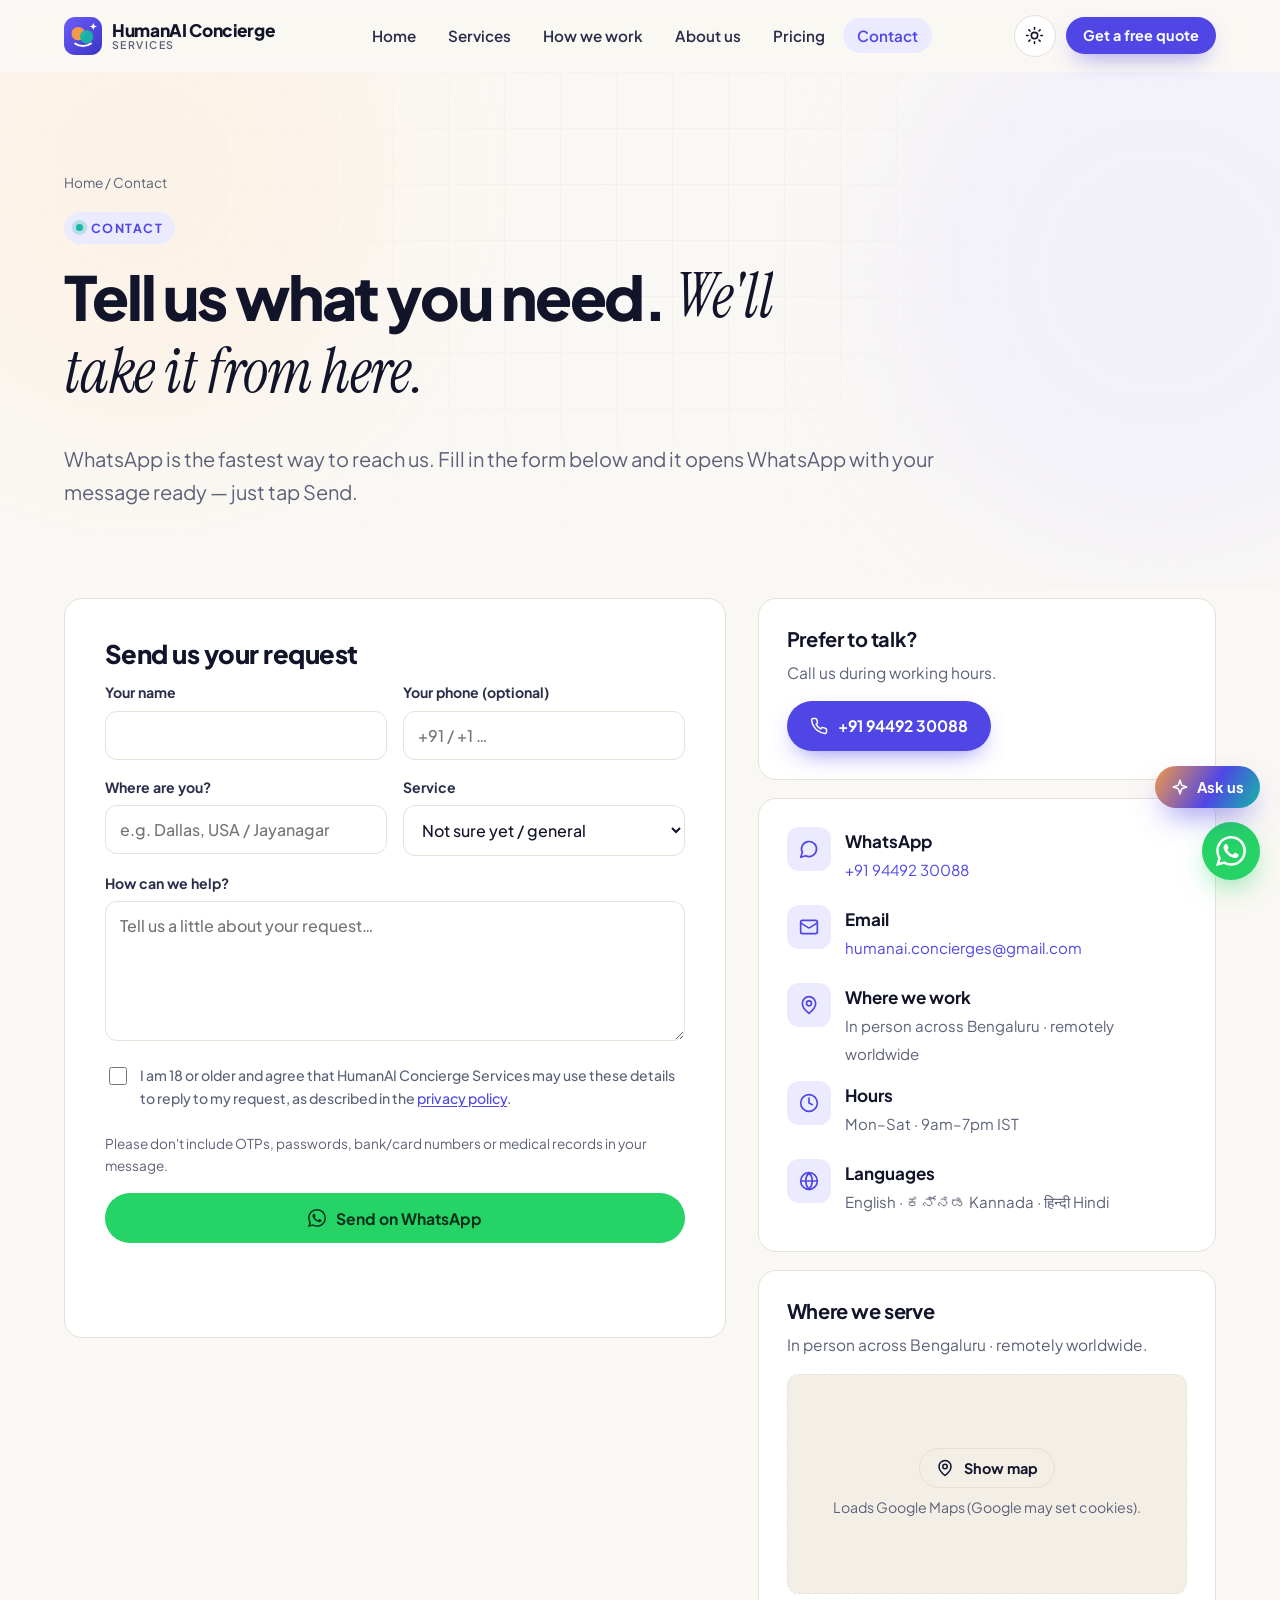
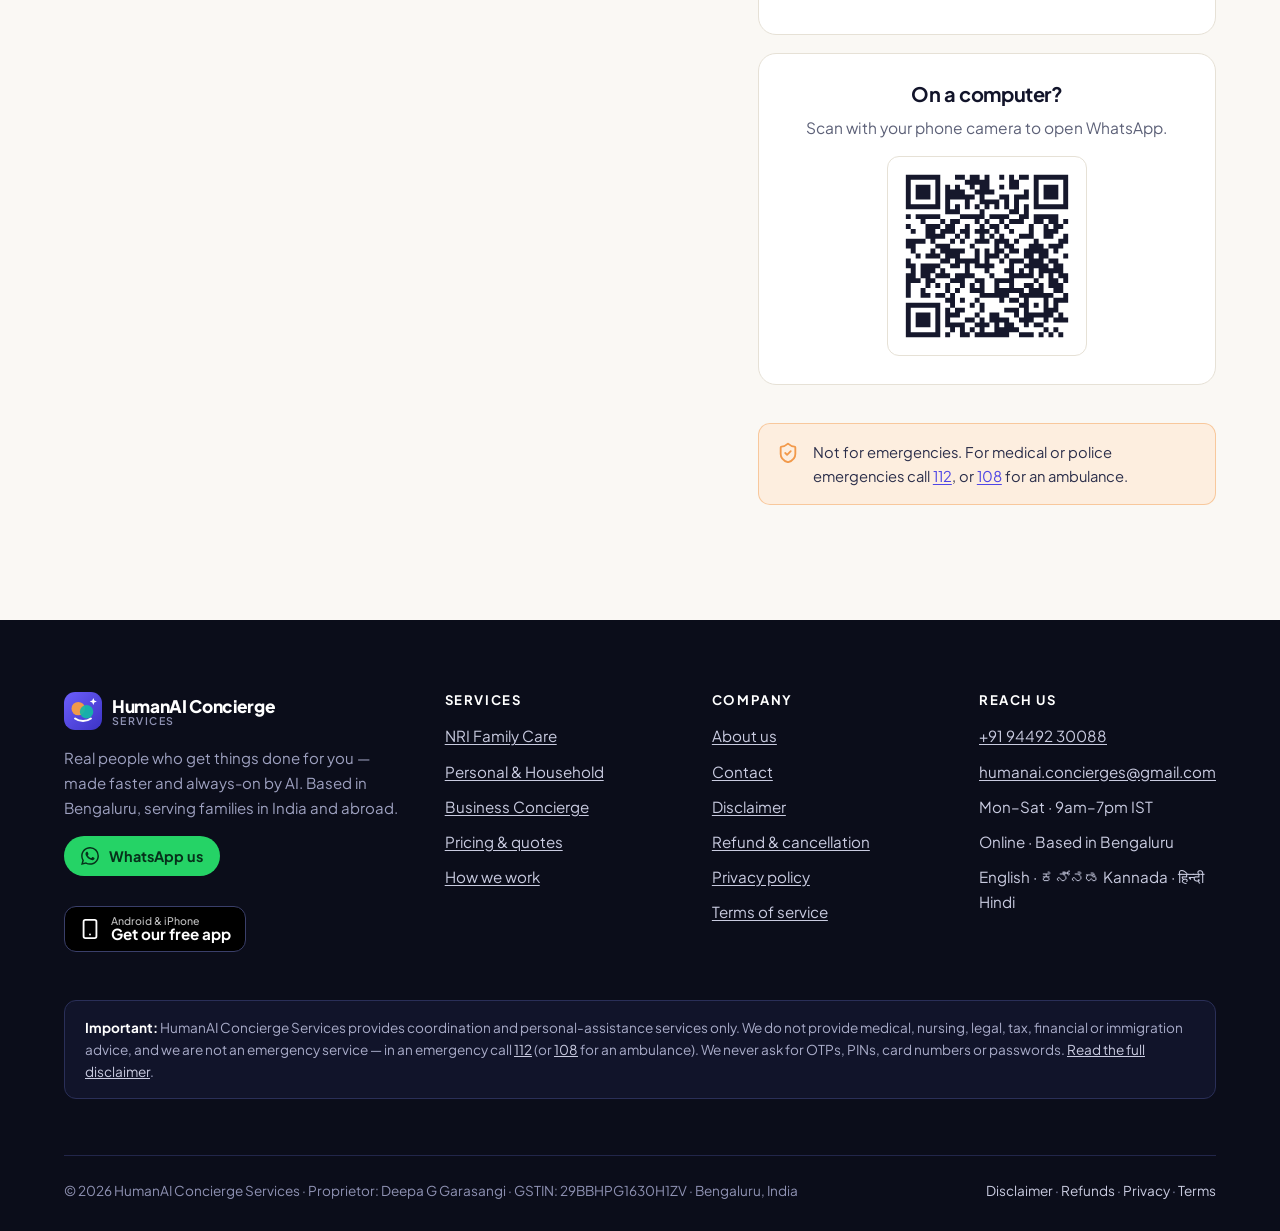
<file: contact.html>
<!doctype html>
<html lang="en-IN" class="no-js">
<head>
  <meta charset="utf-8">
  <meta name="viewport" content="width=device-width, initial-scale=1">
  <title>Contact · HumanAI Concierge</title>
  <meta name="description" content="Talk to a human concierge — WhatsApp, email or the contact form.">
  <link rel="canonical" href="https://humanaihelp.github.io/contact.html">
  <meta name="theme-color" content="#4f46e5">
  <meta name="mobile-web-app-capable" content="yes">
  <meta name="apple-mobile-web-app-capable" content="yes">
  <meta name="apple-mobile-web-app-title" content="HumanAI">
  <meta property="og:type" content="website">
  <meta property="og:site_name" content="HumanAI Concierge Services">
  <meta property="og:title" content="Contact · HumanAI Concierge">
  <meta property="og:description" content="Talk to a human concierge — WhatsApp, email or the contact form.">
  <meta property="og:url" content="https://humanaihelp.github.io/contact.html">
  <meta property="og:image" content="https://humanaihelp.github.io/assets/img/og-image.png">
  <meta name="twitter:card" content="summary_large_image">
  <link rel="icon" href="assets/img/favicon.svg" type="image/svg+xml">
  <link rel="apple-touch-icon" href="assets/img/icon-192.png">
  <link rel="manifest" href="site.webmanifest">
  <link rel="preload" href="assets/fonts/plus-jakarta-sans-latin-400-normal.woff2" as="font" type="font/woff2" crossorigin>
  <link rel="stylesheet" href="assets/css/style.css">
  <script>try{var t=localStorage.getItem("hac-theme");if(t)document.documentElement.setAttribute("data-theme",t)}catch(e){}</script>
</head>
<body data-wa="919449230088">
  <div class="progress" aria-hidden="true"></div>
  <a class="skip-link" href="#main">Skip to content</a>
  <header class="site-header">
    <nav class="container nav" aria-label="Main">
      <a class="brand" href="index.html" aria-label="HumanAI Concierge home">
        <img class="brand-mark" src="assets/img/logo.svg" alt="" width="38" height="38">
        <span class="brand-name">HumanAI Concierge<small>Services</small></span>
      </a>
      <ul class="nav-links" id="nav-links">
        <li><a href="index.html">Home</a></li>
        <li><a href="services.html">Services</a></li>
        <li><a href="how-we-work.html">How we work</a></li>
        <li><a href="team.html">About us</a></li>
        <li><a href="pricing.html">Pricing</a></li>
        <li><a href="contact.html" aria-current="page">Contact</a></li>
      </ul>
      <div class="nav-actions">
        <button class="icon-btn theme-toggle" type="button" aria-label="Toggle dark mode"><svg class="sun" viewBox="0 0 24 24" fill="none" stroke="currentColor" stroke-width="2" stroke-linecap="round" stroke-linejoin="round" aria-hidden="true"><circle cx="12" cy="12" r="4"/><path d="M12 2v2M12 20v2M4.93 4.93l1.41 1.41M17.66 17.66l1.41 1.41M2 12h2M20 12h2M6.34 17.66l-1.41 1.41M19.07 4.93l-1.41 1.41"/></svg><svg class="moon" viewBox="0 0 24 24" fill="none" stroke="currentColor" stroke-width="2" stroke-linecap="round" stroke-linejoin="round" aria-hidden="true"><path d="M12 3a6 6 0 0 0 9 9 9 9 0 1 1-9-9Z"/></svg></button>
        <a class="btn btn-primary btn-sm magnetic" href="contact.html">Get a free quote</a>
        <button class="icon-btn menu-toggle" type="button" aria-label="Open menu" aria-expanded="false" aria-controls="nav-links"><svg viewBox="0 0 24 24" fill="none" stroke="currentColor" stroke-width="2" stroke-linecap="round" stroke-linejoin="round" aria-hidden="true"><path d="M4 6h16M4 12h16M4 18h16"/></svg></button>
      </div>
    </nav>
  </header>

  <main id="main">

    <section class="page-hero">
      <div class="hero-bg" aria-hidden="true"><div class="grid-lines"></div><div class="blob b1"></div><div class="blob b2"></div></div>
      <div class="container reveal">
        <div class="crumbs"><a href="index.html">Home</a> / Contact</div>
        <span class="eyebrow"><span class="dot"></span> Contact</span>
        <h1 data-split>Tell us what you need. <span class="serif">We'll take it from here.</span></h1>
        <p class="lead">WhatsApp is the fastest way to reach us. Fill in the form below and it opens WhatsApp with your message ready — just tap Send.</p>
      </div>
    </section>
    <section class="section" style="padding-top:10px">
      <div class="container contact-grid">
        <div class="card reveal" style="padding:clamp(22px,4vw,40px)">
          <h2 style="font-size:1.6rem">Send us your request</h2>
          <form id="contact-form" class="form" novalidate>
            <div class="form-row">
              <div><label for="name">Your name</label><input id="name" name="name" autocomplete="name" required></div>
              <div><label for="phone">Your phone (optional)</label><input id="phone" name="phone" type="tel" autocomplete="tel" placeholder="+91 / +1 …"></div>
            </div>
            <div class="form-row">
              <div><label for="location">Where are you?</label><input id="location" name="location" placeholder="e.g. Dallas, USA / Jayanagar"></div>
              <div><label for="interest">Service</label>
                <select id="interest" name="interest"><option value="general">Not sure yet / general</option><option value="nri">NRI Family Care</option><option value="shopping">NRI Remote Shopping Assistant</option><option value="homecoming">Coming Home Visit Concierge</option><option value="personal">Personal &amp; Household Concierge</option><option value="senior-digital">Senior Digital Help</option><option value="wedding">Wedding &amp; Event Concierge</option><option value="relocation">Relocation to Bengaluru</option><option value="property">Property Care for Owners Abroad</option><option value="be-there">Be There — Proxy Presence</option><option value="business">Business Concierge</option></select></div>
            </div>
            <div><label for="message">How can we help?</label><textarea id="message" name="message" required placeholder="Tell us a little about your request…"></textarea></div>
            <label class="check"><input type="checkbox" name="consent" value="yes" required> <span>I am 18 or older and agree that HumanAI Concierge Services may use these details to reply to my request, as described in the <a href="privacy.html">privacy policy</a>.</span></label>
            <p class="muted" style="font-size:.85rem;margin:0">Please don't include OTPs, passwords, bank/card numbers or medical records in your message.</p>
            <button class="btn btn-wa magnetic" type="submit"><svg viewBox="0 0 24 24" fill="currentColor" aria-hidden="true"><path d="M.057 24l1.687-6.163a11.867 11.867 0 01-1.587-5.946C.16 5.335 5.495 0 12.05 0a11.817 11.817 0 018.413 3.488 11.824 11.824 0 013.48 8.414c-.003 6.557-5.338 11.892-11.893 11.892a11.9 11.9 0 01-5.688-1.448L.057 24zm6.597-3.807c1.676.995 3.276 1.591 5.392 1.592 5.448 0 9.886-4.434 9.889-9.885.002-5.462-4.415-9.89-9.881-9.892-5.452 0-9.887 4.434-9.889 9.884-.001 2.225.651 3.891 1.746 5.634l-.999 3.648 3.742-.981zm11.387-5.464c-.074-.124-.272-.198-.57-.347-.297-.149-1.758-.868-2.031-.967-.272-.099-.47-.149-.669.149-.198.297-.768.967-.941 1.165-.173.198-.347.223-.644.074-.297-.149-1.255-.462-2.39-1.475-.883-.788-1.48-1.761-1.653-2.059-.173-.297-.018-.458.13-.606.134-.133.297-.347.446-.521.151-.172.2-.296.3-.495.099-.198.05-.372-.025-.521-.075-.148-.669-1.611-.916-2.206-.242-.579-.487-.501-.669-.51l-.57-.01c-.198 0-.52.074-.792.372s-1.04 1.016-1.04 2.479 1.065 2.876 1.213 3.074c.149.198 2.095 3.2 5.076 4.487.709.306 1.263.489 1.694.626.712.226 1.36.194 1.872.118.571-.085 1.758-.719 2.006-1.413.248-.695.248-1.29.173-1.414z"/></svg> Send on WhatsApp</button>
            <p class="form-status" role="status" aria-live="polite"></p>
          </form>
        </div>

        <div class="grid reveal" style="gap:18px;--d:100ms">
          <div class="card">
            <h3>Prefer to talk?</h3>
            <p>Call us during working hours.</p>
            <div class="btn-row"><a class="btn btn-primary" href="tel:+919449230088"><svg viewBox="0 0 24 24" fill="none" stroke="currentColor" stroke-width="2" stroke-linecap="round" stroke-linejoin="round" aria-hidden="true"><path d="M22 16.92v3a2 2 0 0 1-2.18 2 19.79 19.79 0 0 1-8.63-3.07 19.5 19.5 0 0 1-6-6 19.79 19.79 0 0 1-3.07-8.67A2 2 0 0 1 4.11 2h3a2 2 0 0 1 2 1.72c.13.96.36 1.9.7 2.81a2 2 0 0 1-.45 2.11L8.09 9.91a16 16 0 0 0 6 6l1.27-1.27a2 2 0 0 1 2.11-.45c.91.34 1.85.57 2.81.7A2 2 0 0 1 22 16.92z"/></svg> +91 94492 30088</a></div>
          </div>
          <div class="card">
            <div class="info-list">
              <div class="info-item"><span class="ic"><svg viewBox="0 0 24 24" fill="none" stroke="currentColor" stroke-width="2" stroke-linecap="round" stroke-linejoin="round" aria-hidden="true"><path d="M7.9 20A9 9 0 1 0 4 16.1L2 22Z"/></svg></span><div><b>WhatsApp</b><a href="https://wa.me/919449230088?text=Hi%20HumanAI%20Concierge%21%20I%27d%20like%20to%20know%20more." target="_blank" rel="noopener">+91 94492 30088</a></div></div>
              <div class="info-item"><span class="ic"><svg viewBox="0 0 24 24" fill="none" stroke="currentColor" stroke-width="2" stroke-linecap="round" stroke-linejoin="round" aria-hidden="true"><rect x="2" y="4" width="20" height="16" rx="2"/><path d="m22 7-8.97 5.7a1.94 1.94 0 0 1-2.06 0L2 7"/></svg></span><div><b>Email</b><a href="mailto:humanai.concierges@gmail.com">humanai.concierges@gmail.com</a></div></div>
              <div class="info-item"><span class="ic"><svg viewBox="0 0 24 24" fill="none" stroke="currentColor" stroke-width="2" stroke-linecap="round" stroke-linejoin="round" aria-hidden="true"><path d="M20 10c0 6-8 12-8 12s-8-6-8-12a8 8 0 0 1 16 0Z"/><circle cx="12" cy="10" r="3"/></svg></span><div><b>Where we work</b><span class="muted">In person across Bengaluru · remotely worldwide</span></div></div>
              <div class="info-item"><span class="ic"><svg viewBox="0 0 24 24" fill="none" stroke="currentColor" stroke-width="2" stroke-linecap="round" stroke-linejoin="round" aria-hidden="true"><circle cx="12" cy="12" r="10"/><path d="M12 6v6l4 2"/></svg></span><div><b>Hours</b><span class="muted">Mon–Sat · 9am–7pm IST</span></div></div>
              <div class="info-item"><span class="ic"><svg viewBox="0 0 24 24" fill="none" stroke="currentColor" stroke-width="2" stroke-linecap="round" stroke-linejoin="round" aria-hidden="true"><circle cx="12" cy="12" r="10"/><path d="M2 12h20M12 2a15.3 15.3 0 0 1 4 10 15.3 15.3 0 0 1-4 10 15.3 15.3 0 0 1-4-10 15.3 15.3 0 0 1 4-10z"/></svg></span><div><b>Languages</b><span class="muted">English · ಕನ್ನಡ Kannada · हिन्दी Hindi</span></div></div>
            </div>
          </div>
          <div class="card">
            <h3>Where we serve</h3>
            <p>In person across Bengaluru · remotely worldwide.</p>
            <div class="map-slot" data-map="https://maps.google.com/maps?q=Bengaluru%2C%20Karnataka&amp;z=10&amp;output=embed"><button class="btn btn-ghost btn-sm" type="button"><svg viewBox="0 0 24 24" fill="none" stroke="currentColor" stroke-width="2" stroke-linecap="round" stroke-linejoin="round" aria-hidden="true"><path d="M20 10c0 6-8 12-8 12s-8-6-8-12a8 8 0 0 1 16 0Z"/><circle cx="12" cy="10" r="3"/></svg> Show map</button><small class="muted">Loads Google Maps (Google may set cookies).</small></div>
            <div class="btn-row" style="margin-top:12px">
              <a class="btn btn-ghost btn-sm" data-site="google-review" href="#" target="_blank" rel="noopener" hidden>★ Review us on Google</a>
              <a class="btn btn-ghost btn-sm" data-site="google-maps" href="#" target="_blank" rel="noopener" hidden>📍 Open in Google Maps</a>
            </div>
          </div>
          <div class="card" style="text-align:center">
            <h3>On a computer?</h3>
            <p>Scan with your phone camera to open WhatsApp.</p>
            <img src="assets/img/whatsapp-qr.svg" alt="QR code that opens WhatsApp chat with HumanAI Concierge" width="200" height="200" style="margin:0 auto;border-radius:12px;background:#fff;padding:8px;border:1px solid var(--line)">
          </div>
          <div class="disc-box "><svg viewBox="0 0 24 24" fill="none" stroke="currentColor" stroke-width="2" stroke-linecap="round" stroke-linejoin="round" aria-hidden="true"><path d="M20 13c0 5-3.5 7.5-7.66 8.95a1 1 0 0 1-.67-.01C7.5 20.5 4 18 4 13V6a1 1 0 0 1 1-1c2 0 4.5-1.2 6.24-2.72a1.17 1.17 0 0 1 1.52 0C14.51 3.81 17 5 19 5a1 1 0 0 1 1 1z"/><path d="m9 12 2 2 4-4"/></svg><p>Not for emergencies. For medical or police emergencies call <a href="tel:112">112</a>, or <a href="tel:108">108</a> for an ambulance.</p></div>
        </div>
      </div>
    </section>

  </main>

  <footer class="site-footer">
    <div class="container">
      <div class="foot-grid">
        <div>
          <a class="brand" href="index.html">
            <img class="brand-mark" src="assets/img/logo.svg" alt="" width="38" height="38">
            <span class="brand-name">HumanAI Concierge<small>Services</small></span>
          </a>
          <p class="foot-about">Real people who get things done for you — made faster and always-on by AI. Based in Bengaluru, serving families in India and abroad.</p>
          <div class="btn-row"><a class="btn btn-wa btn-sm" href="https://wa.me/919449230088?text=Hi%20HumanAI%20Concierge%21%20I%27d%20like%20to%20know%20more." target="_blank" rel="noopener"><svg viewBox="0 0 24 24" fill="currentColor" aria-hidden="true"><path d="M.057 24l1.687-6.163a11.867 11.867 0 01-1.587-5.946C.16 5.335 5.495 0 12.05 0a11.817 11.817 0 018.413 3.488 11.824 11.824 0 013.48 8.414c-.003 6.557-5.338 11.892-11.893 11.892a11.9 11.9 0 01-5.688-1.448L.057 24zm6.597-3.807c1.676.995 3.276 1.591 5.392 1.592 5.448 0 9.886-4.434 9.889-9.885.002-5.462-4.415-9.89-9.881-9.892-5.452 0-9.887 4.434-9.889 9.884-.001 2.225.651 3.891 1.746 5.634l-.999 3.648 3.742-.981zm11.387-5.464c-.074-.124-.272-.198-.57-.347-.297-.149-1.758-.868-2.031-.967-.272-.099-.47-.149-.669.149-.198.297-.768.967-.941 1.165-.173.198-.347.223-.644.074-.297-.149-1.255-.462-2.39-1.475-.883-.788-1.48-1.761-1.653-2.059-.173-.297-.018-.458.13-.606.134-.133.297-.347.446-.521.151-.172.2-.296.3-.495.099-.198.05-.372-.025-.521-.075-.148-.669-1.611-.916-2.206-.242-.579-.487-.501-.669-.51l-.57-.01c-.198 0-.52.074-.792.372s-1.04 1.016-1.04 2.479 1.065 2.876 1.213 3.074c.149.198 2.095 3.2 5.076 4.487.709.306 1.263.489 1.694.626.712.226 1.36.194 1.872.118.571-.085 1.758-.719 2.006-1.413.248-.695.248-1.29.173-1.414z"/></svg> WhatsApp us</a>
            <a class="btn btn-light btn-sm" data-site="google-review" href="#" target="_blank" rel="noopener" hidden>★ Review us on Google</a>
            <a class="btn btn-light btn-sm" data-site="google-maps" href="#" target="_blank" rel="noopener" hidden>📍 Google Maps</a></div>
          <div class="foot-social">
            <a data-site="instagram" href="#" target="_blank" rel="noopener" aria-label="Instagram" hidden><svg viewBox="0 0 24 24" fill="none" stroke="currentColor" stroke-width="2" stroke-linecap="round" stroke-linejoin="round" aria-hidden="true"><rect x="2" y="2" width="20" height="20" rx="5"/><circle cx="12" cy="12" r="4"/><circle cx="17.5" cy="6.5" r="1"/></svg></a>
            <a data-site="facebook" href="#" target="_blank" rel="noopener" aria-label="Facebook" hidden><svg viewBox="0 0 24 24" fill="none" stroke="currentColor" stroke-width="2" stroke-linecap="round" stroke-linejoin="round" aria-hidden="true"><path d="M18 2h-3a5 5 0 0 0-5 5v3H7v4h3v8h4v-8h3l1-4h-4V7a1 1 0 0 1 1-1h3z"/></svg></a>
            <a data-site="linkedin" href="#" target="_blank" rel="noopener" aria-label="LinkedIn" hidden><svg viewBox="0 0 24 24" fill="none" stroke="currentColor" stroke-width="2" stroke-linecap="round" stroke-linejoin="round" aria-hidden="true"><path d="M16 8a6 6 0 0 1 6 6v7h-4v-7a2 2 0 0 0-4 0v7h-4v-7a6 6 0 0 1 6-6zM2 9h4v12H2z"/><circle cx="4" cy="4" r="2"/></svg></a>
          </div>
          <div class="foot-app">
            <a class="app-badge" href="app.html"><svg viewBox="0 0 24 24" fill="none" stroke="currentColor" stroke-width="2" stroke-linecap="round" stroke-linejoin="round" aria-hidden="true"><rect x="5" y="2" width="14" height="20" rx="2"/><path d="M12 18h.01"/></svg><span><small>Android &amp; iPhone</small>Get our free app</span></a>
            <a class="app-badge" data-site="play-store" href="#" target="_blank" rel="noopener" hidden><svg viewBox="0 0 24 24" fill="none" stroke="currentColor" stroke-width="2" stroke-linecap="round" stroke-linejoin="round" aria-hidden="true"><rect x="5" y="2" width="14" height="20" rx="2"/><path d="M12 18h.01"/></svg><span><small>Get the app on</small>Google Play</span></a>
            <button class="app-badge" type="button" data-install hidden><svg viewBox="0 0 24 24" fill="none" stroke="currentColor" stroke-width="2" stroke-linecap="round" stroke-linejoin="round" aria-hidden="true"><path d="M21 15v4a2 2 0 0 1-2 2H5a2 2 0 0 1-2-2v-4M7 10l5 5 5-5M12 15V3"/></svg><span><small>Free · no download size</small>Install the app</span></button>
          </div>
        </div>
        <div>
          <h4>Services</h4>
          <ul>
            <li><a href="services.html#nri">NRI Family Care</a></li>
            <li><a href="services.html#personal">Personal &amp; Household</a></li>
            <li><a href="services.html#business">Business Concierge</a></li>
            <li><a href="pricing.html">Pricing &amp; quotes</a></li>
            <li><a href="how-we-work.html">How we work</a></li>
          </ul>
        </div>
        <div>
          <h4>Company</h4>
          <ul>
            <li><a href="team.html">About us</a></li>
            <li><a href="contact.html">Contact</a></li>
            <li><a href="disclaimer.html">Disclaimer</a></li>
            <li><a href="refund-policy.html">Refund &amp; cancellation</a></li>
            <li><a href="privacy.html">Privacy policy</a></li>
            <li><a href="terms.html">Terms of service</a></li>
          </ul>
        </div>
        <div>
          <h4>Reach us</h4>
          <ul>
            <li><a href="tel:+919449230088">+91 94492 30088</a></li>
            <li><a href="mailto:humanai.concierges@gmail.com">humanai.concierges@gmail.com</a></li>
            <li>Mon–Sat · 9am–7pm IST</li>
            <li>Online · Based in Bengaluru</li>
            <li>English · ಕನ್ನಡ Kannada · हिन्दी Hindi</li>
          </ul>
        </div>
      </div>
      <div class="foot-disclaimer">
        <b>Important:</b> HumanAI Concierge Services provides coordination and personal-assistance services only. We do not provide medical, nursing, legal, tax, financial or immigration advice, and we are not an emergency service — in an emergency call <a href="tel:112">112</a> (or <a href="tel:108">108</a> for an ambulance). We never ask for OTPs, PINs, card numbers or passwords. <a href="disclaimer.html">Read the full disclaimer</a>.
      </div>
      <div class="foot-bottom">
        <span>© <span data-year>2026</span> HumanAI Concierge Services · Proprietor: Deepa G Garasangi<span data-site="gstin-wrap"> · GSTIN: <span data-site="gstin">29BBHPG1630H1ZV</span></span> · Bengaluru, India</span>
        <span><a href="disclaimer.html">Disclaimer</a> · <a href="refund-policy.html">Refunds</a> · <a href="privacy.html">Privacy</a> · <a href="terms.html">Terms</a></span>
      </div>
    </div>
  </footer>

  <a class="wa-float" href="https://wa.me/919449230088?text=Hi%20HumanAI%20Concierge%21%20I%27d%20like%20to%20know%20more." target="_blank" rel="noopener" aria-label="Chat on WhatsApp"><svg viewBox="0 0 24 24" fill="currentColor" aria-hidden="true"><path d="M.057 24l1.687-6.163a11.867 11.867 0 01-1.587-5.946C.16 5.335 5.495 0 12.05 0a11.817 11.817 0 018.413 3.488 11.824 11.824 0 013.48 8.414c-.003 6.557-5.338 11.892-11.893 11.892a11.9 11.9 0 01-5.688-1.448L.057 24zm6.597-3.807c1.676.995 3.276 1.591 5.392 1.592 5.448 0 9.886-4.434 9.889-9.885.002-5.462-4.415-9.89-9.881-9.892-5.452 0-9.887 4.434-9.889 9.884-.001 2.225.651 3.891 1.746 5.634l-.999 3.648 3.742-.981zm11.387-5.464c-.074-.124-.272-.198-.57-.347-.297-.149-1.758-.868-2.031-.967-.272-.099-.47-.149-.669.149-.198.297-.768.967-.941 1.165-.173.198-.347.223-.644.074-.297-.149-1.255-.462-2.39-1.475-.883-.788-1.48-1.761-1.653-2.059-.173-.297-.018-.458.13-.606.134-.133.297-.347.446-.521.151-.172.2-.296.3-.495.099-.198.05-.372-.025-.521-.075-.148-.669-1.611-.916-2.206-.242-.579-.487-.501-.669-.51l-.57-.01c-.198 0-.52.074-.792.372s-1.04 1.016-1.04 2.479 1.065 2.876 1.213 3.074c.149.198 2.095 3.2 5.076 4.487.709.306 1.263.489 1.694.626.712.226 1.36.194 1.872.118.571-.085 1.758-.719 2.006-1.413.248-.695.248-1.29.173-1.414z"/></svg></a>
  <script src="assets/js/main.js" defer></script>
  <script src="assets/js/assistant.js" defer></script>
</body>
</html>
</file>
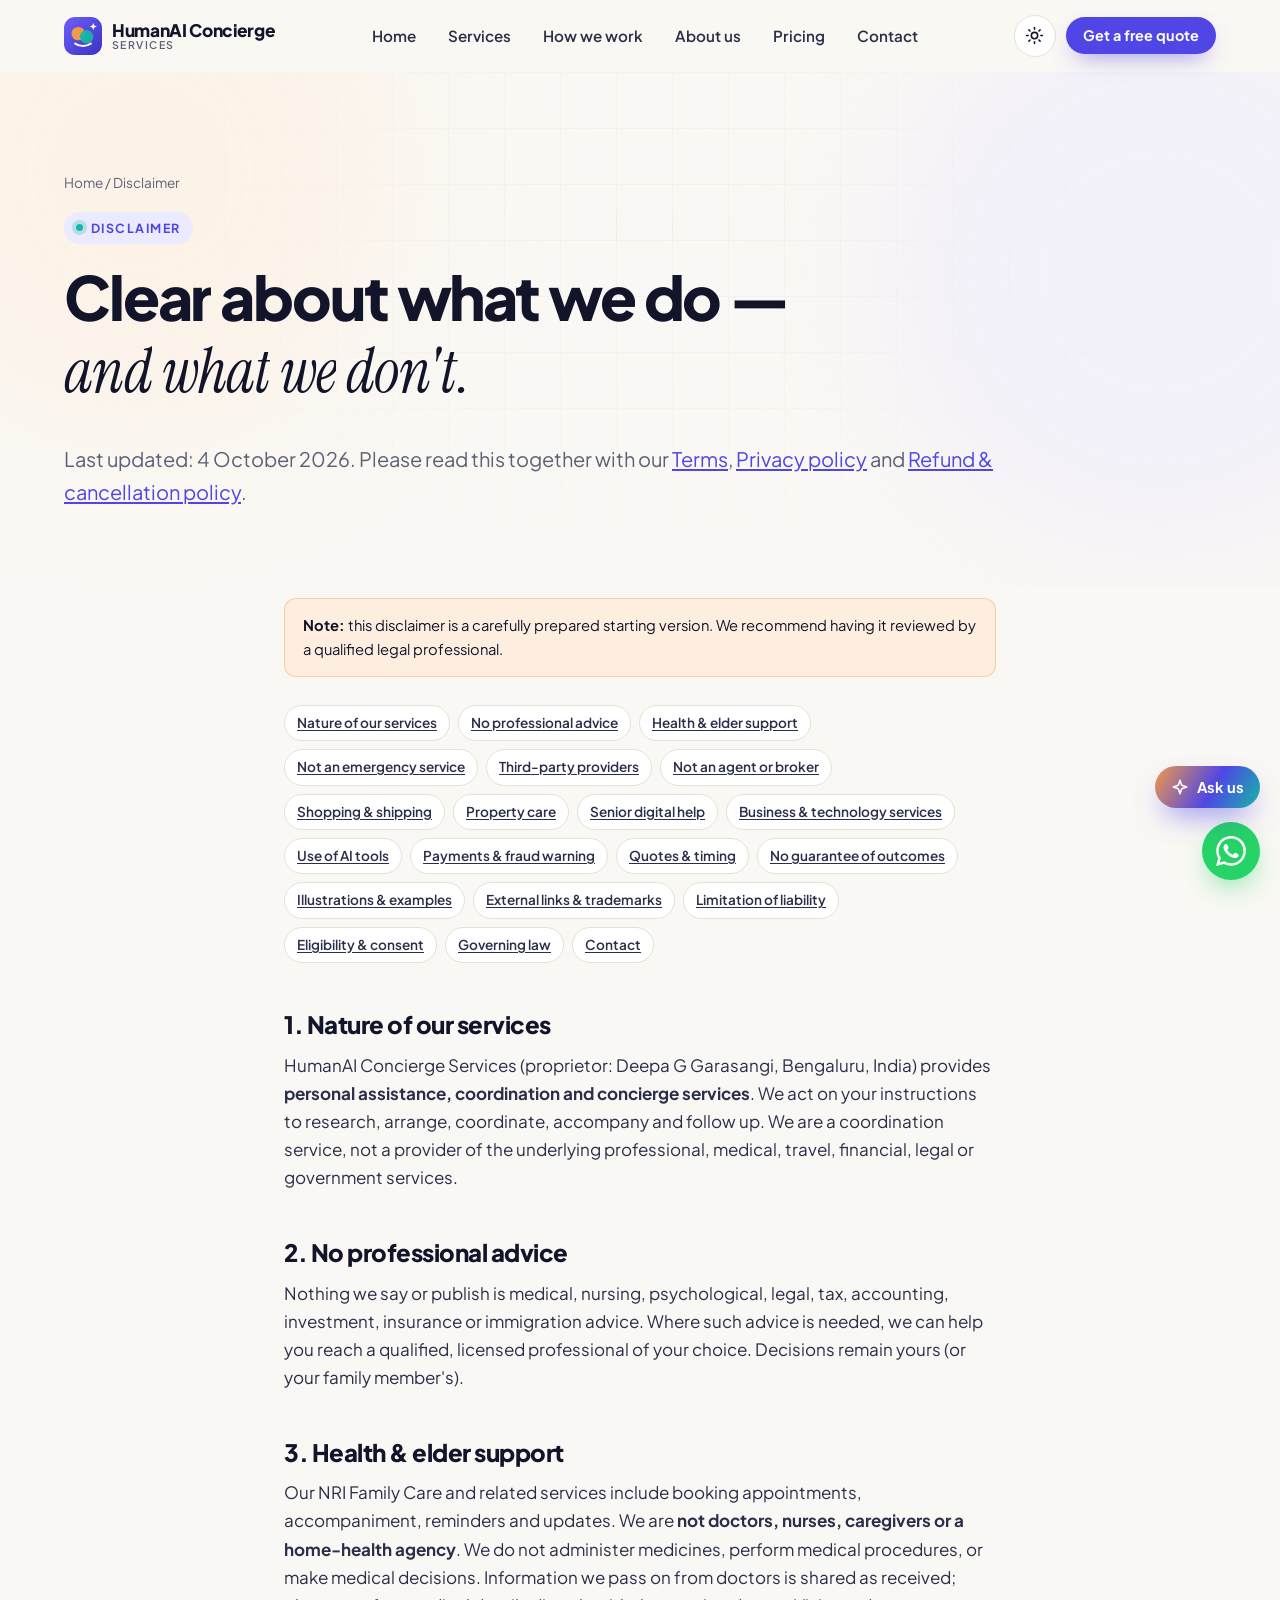
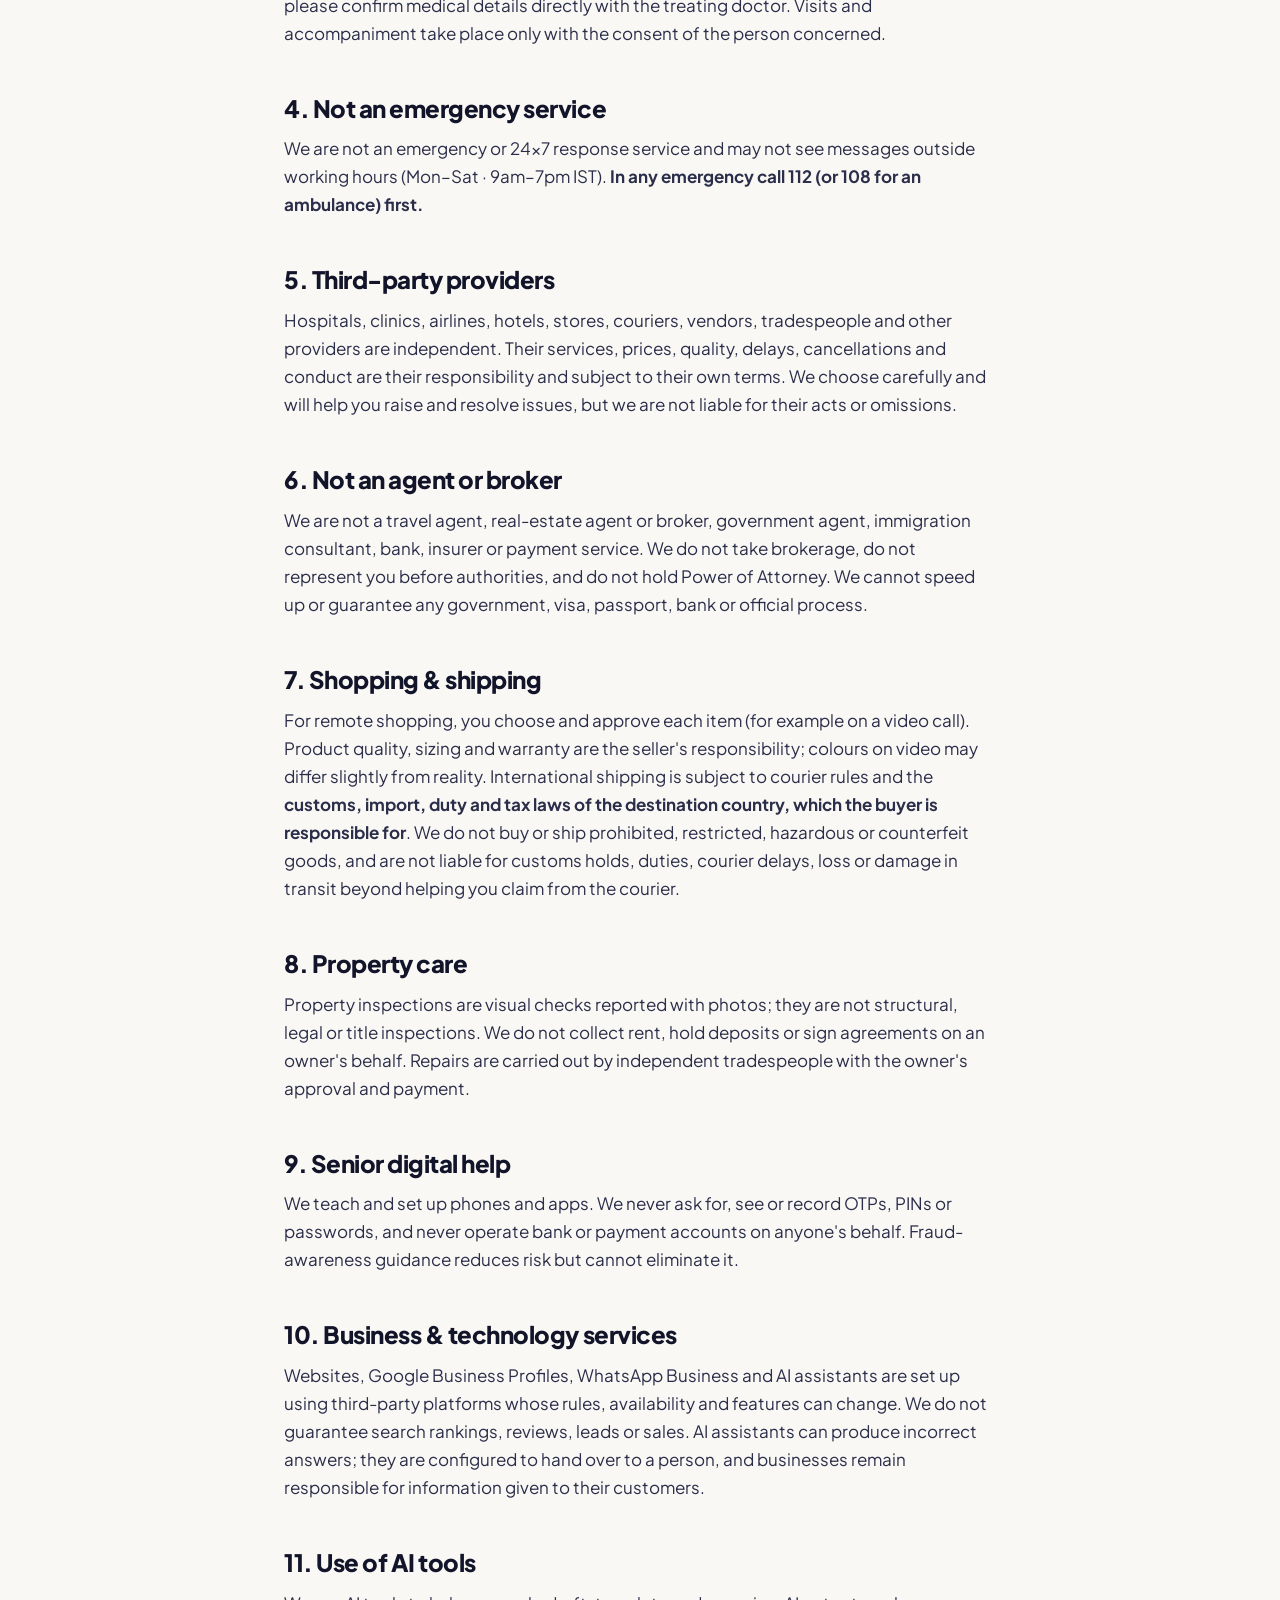
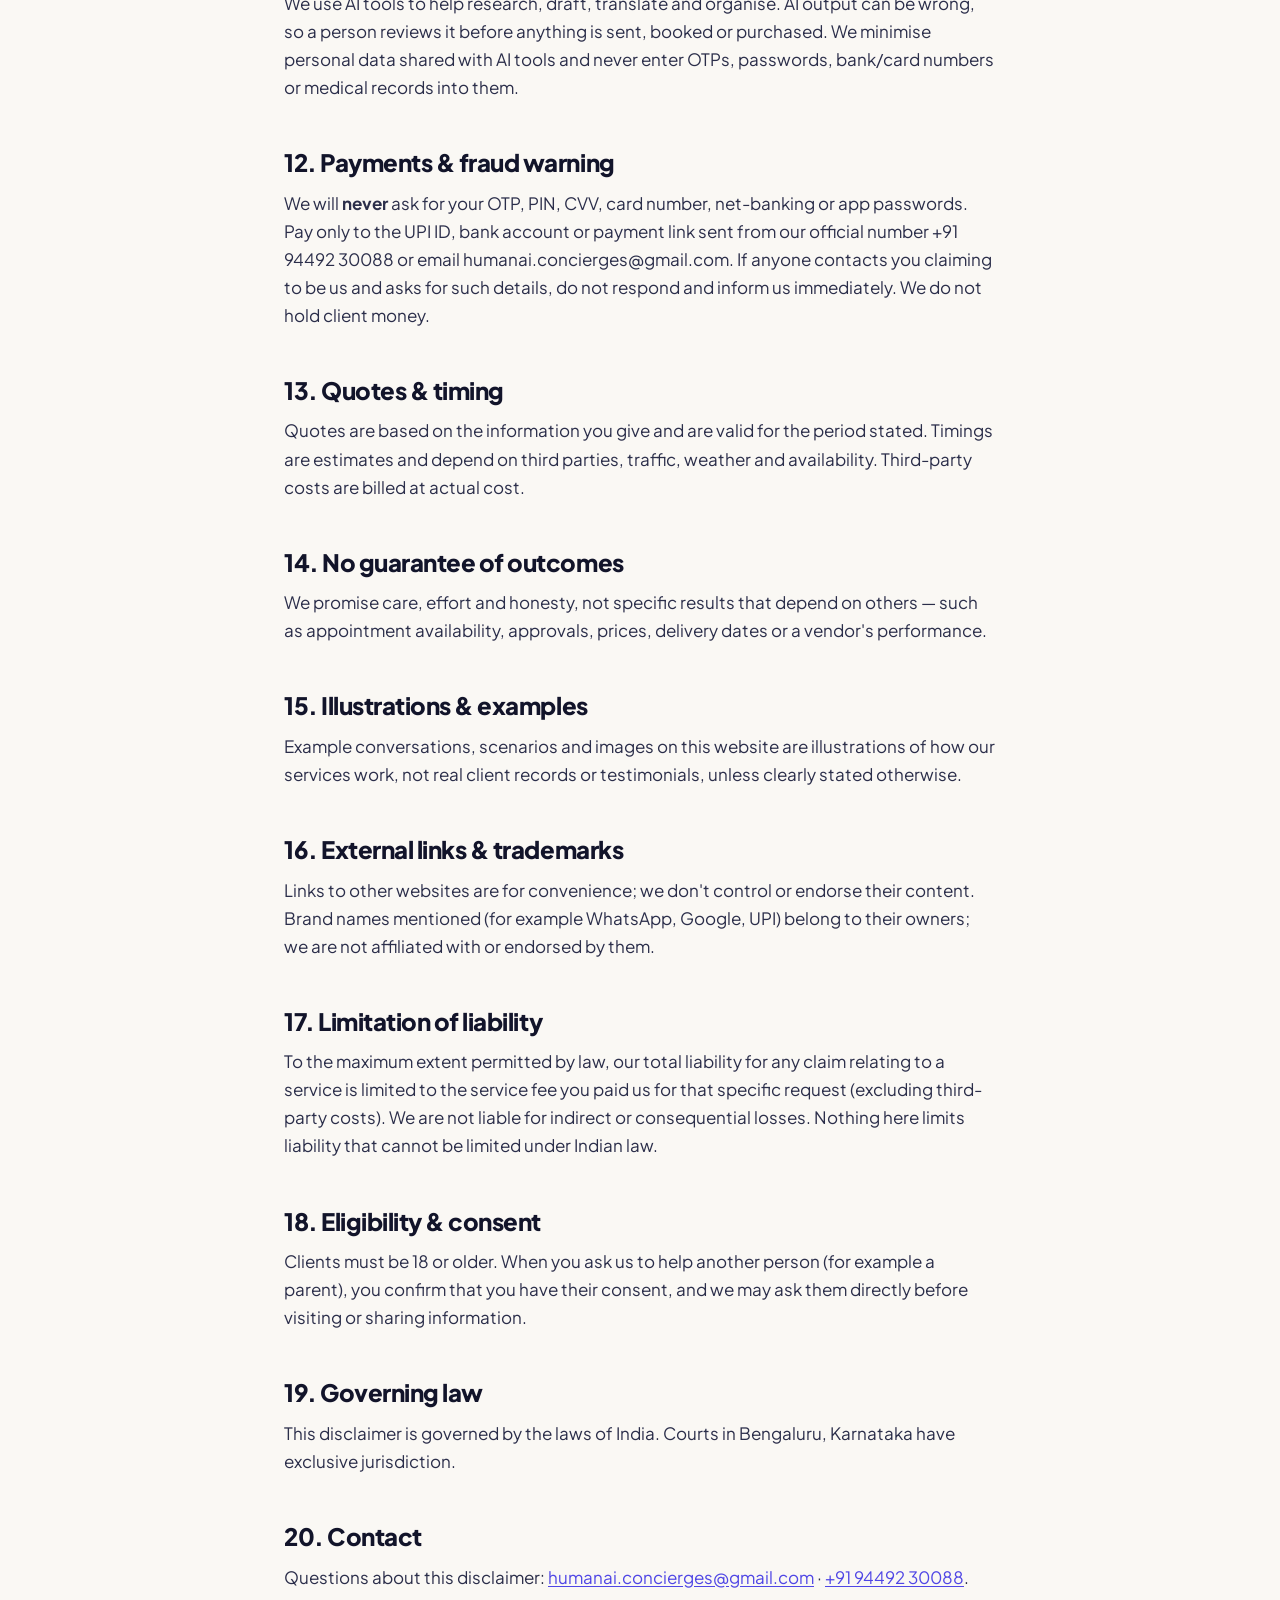
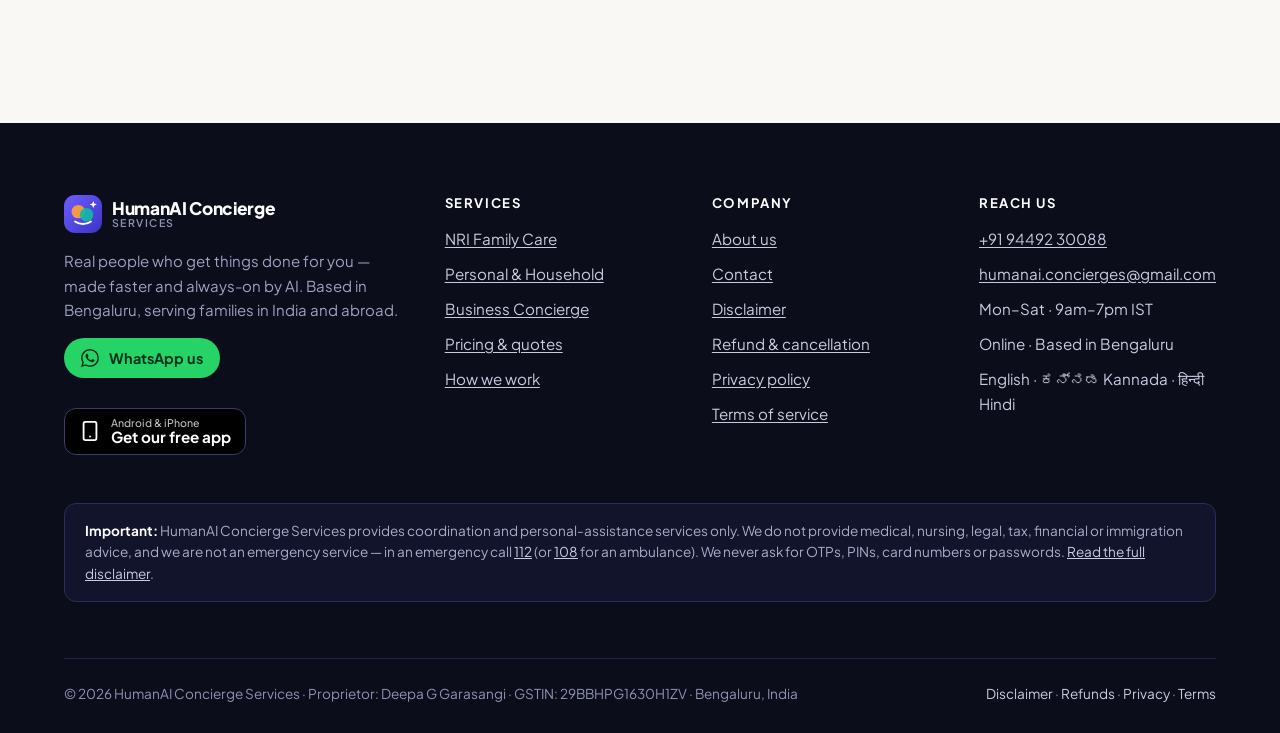
<file: disclaimer.html>
<!doctype html>
<html lang="en-IN" class="no-js">
<head>
  <meta charset="utf-8">
  <meta name="viewport" content="width=device-width, initial-scale=1">
  <title>Disclaimer · HumanAI Concierge</title>
  <meta name="description" content="What HumanAI Concierge Services does and does not do — please read before using our services.">
  <link rel="canonical" href="https://humanaihelp.github.io/disclaimer.html">
  <meta name="theme-color" content="#4f46e5">
  <meta name="mobile-web-app-capable" content="yes">
  <meta name="apple-mobile-web-app-capable" content="yes">
  <meta name="apple-mobile-web-app-title" content="HumanAI">
  <meta property="og:type" content="website">
  <meta property="og:site_name" content="HumanAI Concierge Services">
  <meta property="og:title" content="Disclaimer · HumanAI Concierge">
  <meta property="og:description" content="What HumanAI Concierge Services does and does not do — please read before using our services.">
  <meta property="og:url" content="https://humanaihelp.github.io/disclaimer.html">
  <meta property="og:image" content="https://humanaihelp.github.io/assets/img/og-image.png">
  <meta name="twitter:card" content="summary_large_image">
  <link rel="icon" href="assets/img/favicon.svg" type="image/svg+xml">
  <link rel="apple-touch-icon" href="assets/img/icon-192.png">
  <link rel="manifest" href="site.webmanifest">
  <link rel="preload" href="assets/fonts/plus-jakarta-sans-latin-400-normal.woff2" as="font" type="font/woff2" crossorigin>
  <link rel="stylesheet" href="assets/css/style.css">
  <script>try{var t=localStorage.getItem("hac-theme");if(t)document.documentElement.setAttribute("data-theme",t)}catch(e){}</script>
</head>
<body data-wa="919449230088">
  <div class="progress" aria-hidden="true"></div>
  <a class="skip-link" href="#main">Skip to content</a>
  <header class="site-header">
    <nav class="container nav" aria-label="Main">
      <a class="brand" href="index.html" aria-label="HumanAI Concierge home">
        <img class="brand-mark" src="assets/img/logo.svg" alt="" width="38" height="38">
        <span class="brand-name">HumanAI Concierge<small>Services</small></span>
      </a>
      <ul class="nav-links" id="nav-links">
        <li><a href="index.html">Home</a></li>
        <li><a href="services.html">Services</a></li>
        <li><a href="how-we-work.html">How we work</a></li>
        <li><a href="team.html">About us</a></li>
        <li><a href="pricing.html">Pricing</a></li>
        <li><a href="contact.html">Contact</a></li>
      </ul>
      <div class="nav-actions">
        <button class="icon-btn theme-toggle" type="button" aria-label="Toggle dark mode"><svg class="sun" viewBox="0 0 24 24" fill="none" stroke="currentColor" stroke-width="2" stroke-linecap="round" stroke-linejoin="round" aria-hidden="true"><circle cx="12" cy="12" r="4"/><path d="M12 2v2M12 20v2M4.93 4.93l1.41 1.41M17.66 17.66l1.41 1.41M2 12h2M20 12h2M6.34 17.66l-1.41 1.41M19.07 4.93l-1.41 1.41"/></svg><svg class="moon" viewBox="0 0 24 24" fill="none" stroke="currentColor" stroke-width="2" stroke-linecap="round" stroke-linejoin="round" aria-hidden="true"><path d="M12 3a6 6 0 0 0 9 9 9 9 0 1 1-9-9Z"/></svg></button>
        <a class="btn btn-primary btn-sm magnetic" href="contact.html">Get a free quote</a>
        <button class="icon-btn menu-toggle" type="button" aria-label="Open menu" aria-expanded="false" aria-controls="nav-links"><svg viewBox="0 0 24 24" fill="none" stroke="currentColor" stroke-width="2" stroke-linecap="round" stroke-linejoin="round" aria-hidden="true"><path d="M4 6h16M4 12h16M4 18h16"/></svg></button>
      </div>
    </nav>
  </header>

  <main id="main">

    <section class="page-hero">
      <div class="hero-bg" aria-hidden="true"><div class="grid-lines"></div><div class="blob b1"></div><div class="blob b2"></div></div>
      <div class="container reveal">
        <div class="crumbs"><a href="index.html">Home</a> / Disclaimer</div>
        <span class="eyebrow"><span class="dot"></span> Disclaimer</span>
        <h1 data-split>Clear about what we do — <span class="serif">and what we don't.</span></h1>
        <p class="lead">Last updated: 4 October 2026. Please read this together with our <a href='terms.html'>Terms</a>, <a href='privacy.html'>Privacy policy</a> and <a href='refund-policy.html'>Refund &amp; cancellation policy</a>.</p>
      </div>
    </section>
    <section class="section" style="padding-top:10px">
      <div class="container prose">
        <div class="notice"><b>Note:</b> this disclaimer is a carefully prepared starting version. We recommend having it reviewed by a qualified legal professional.</div>
        <ul class="toc"><li><a href="#nature">Nature of our services</a></li><li><a href="#advice">No professional advice</a></li><li><a href="#medical">Health &amp; elder support</a></li><li><a href="#emergency">Not an emergency service</a></li><li><a href="#third">Third-party providers</a></li><li><a href="#agent">Not an agent or broker</a></li><li><a href="#shopping">Shopping &amp; shipping</a></li><li><a href="#property">Property care</a></li><li><a href="#digital">Senior digital help</a></li><li><a href="#business">Business &amp; technology services</a></li><li><a href="#ai">Use of AI tools</a></li><li><a href="#payments">Payments &amp; fraud warning</a></li><li><a href="#quotes">Quotes &amp; timing</a></li><li><a href="#outcomes">No guarantee of outcomes</a></li><li><a href="#illustrations">Illustrations &amp; examples</a></li><li><a href="#links">External links &amp; trademarks</a></li><li><a href="#liability">Limitation of liability</a></li><li><a href="#eligibility">Eligibility &amp; consent</a></li><li><a href="#law">Governing law</a></li><li><a href="#contact">Contact</a></li></ul>
        <h2 id="nature">1. Nature of our services</h2>
        <p>HumanAI Concierge Services (proprietor: Deepa G Garasangi, Bengaluru, India) provides <b>personal assistance, coordination and concierge services</b>. We act on your instructions to research, arrange, coordinate, accompany and follow up. We are a coordination service, not a provider of the underlying professional, medical, travel, financial, legal or government services.</p>
        <h2 id="advice">2. No professional advice</h2>
        <p>Nothing we say or publish is medical, nursing, psychological, legal, tax, accounting, investment, insurance or immigration advice. Where such advice is needed, we can help you reach a qualified, licensed professional of your choice. Decisions remain yours (or your family member's).</p>
        <h2 id="medical">3. Health &amp; elder support</h2>
        <p>Our NRI Family Care and related services include booking appointments, accompaniment, reminders and updates. We are <b>not doctors, nurses, caregivers or a home-health agency</b>. We do not administer medicines, perform medical procedures, or make medical decisions. Information we pass on from doctors is shared as received; please confirm medical details directly with the treating doctor. Visits and accompaniment take place only with the consent of the person concerned.</p>
        <h2 id="emergency">4. Not an emergency service</h2>
        <p>We are not an emergency or 24×7 response service and may not see messages outside working hours (Mon–Sat · 9am–7pm IST). <b>In any emergency call 112 (or 108 for an ambulance) first.</b></p>
        <h2 id="third">5. Third-party providers</h2>
        <p>Hospitals, clinics, airlines, hotels, stores, couriers, vendors, tradespeople and other providers are independent. Their services, prices, quality, delays, cancellations and conduct are their responsibility and subject to their own terms. We choose carefully and will help you raise and resolve issues, but we are not liable for their acts or omissions.</p>
        <h2 id="agent">6. Not an agent or broker</h2>
        <p>We are not a travel agent, real-estate agent or broker, government agent, immigration consultant, bank, insurer or payment service. We do not take brokerage, do not represent you before authorities, and do not hold Power of Attorney. We cannot speed up or guarantee any government, visa, passport, bank or official process.</p>
        <h2 id="shopping">7. Shopping &amp; shipping</h2>
        <p>For remote shopping, you choose and approve each item (for example on a video call). Product quality, sizing and warranty are the seller's responsibility; colours on video may differ slightly from reality. International shipping is subject to courier rules and the <b>customs, import, duty and tax laws of the destination country, which the buyer is responsible for</b>. We do not buy or ship prohibited, restricted, hazardous or counterfeit goods, and are not liable for customs holds, duties, courier delays, loss or damage in transit beyond helping you claim from the courier.</p>
        <h2 id="property">8. Property care</h2>
        <p>Property inspections are visual checks reported with photos; they are not structural, legal or title inspections. We do not collect rent, hold deposits or sign agreements on an owner's behalf. Repairs are carried out by independent tradespeople with the owner's approval and payment.</p>
        <h2 id="digital">9. Senior digital help</h2>
        <p>We teach and set up phones and apps. We never ask for, see or record OTPs, PINs or passwords, and never operate bank or payment accounts on anyone's behalf. Fraud-awareness guidance reduces risk but cannot eliminate it.</p>
        <h2 id="business">10. Business &amp; technology services</h2>
        <p>Websites, Google Business Profiles, WhatsApp Business and AI assistants are set up using third-party platforms whose rules, availability and features can change. We do not guarantee search rankings, reviews, leads or sales. AI assistants can produce incorrect answers; they are configured to hand over to a person, and businesses remain responsible for information given to their customers.</p>
        <h2 id="ai">11. Use of AI tools</h2>
        <p>We use AI tools to help research, draft, translate and organise. AI output can be wrong, so a person reviews it before anything is sent, booked or purchased. We minimise personal data shared with AI tools and never enter OTPs, passwords, bank/card numbers or medical records into them.</p>
        <h2 id="payments">12. Payments &amp; fraud warning</h2>
        <p>We will <b>never</b> ask for your OTP, PIN, CVV, card number, net-banking or app passwords. Pay only to the UPI ID, bank account or payment link sent from our official number +91 94492 30088 or email humanai.concierges@gmail.com. If anyone contacts you claiming to be us and asks for such details, do not respond and inform us immediately. We do not hold client money.</p>
        <h2 id="quotes">13. Quotes &amp; timing</h2>
        <p>Quotes are based on the information you give and are valid for the period stated. Timings are estimates and depend on third parties, traffic, weather and availability. Third-party costs are billed at actual cost.</p>
        <h2 id="outcomes">14. No guarantee of outcomes</h2>
        <p>We promise care, effort and honesty, not specific results that depend on others — such as appointment availability, approvals, prices, delivery dates or a vendor's performance.</p>
        <h2 id="illustrations">15. Illustrations &amp; examples</h2>
        <p>Example conversations, scenarios and images on this website are illustrations of how our services work, not real client records or testimonials, unless clearly stated otherwise.</p>
        <h2 id="links">16. External links &amp; trademarks</h2>
        <p>Links to other websites are for convenience; we don't control or endorse their content. Brand names mentioned (for example WhatsApp, Google, UPI) belong to their owners; we are not affiliated with or endorsed by them.</p>
        <h2 id="liability">17. Limitation of liability</h2>
        <p>To the maximum extent permitted by law, our total liability for any claim relating to a service is limited to the service fee you paid us for that specific request (excluding third-party costs). We are not liable for indirect or consequential losses. Nothing here limits liability that cannot be limited under Indian law.</p>
        <h2 id="eligibility">18. Eligibility &amp; consent</h2>
        <p>Clients must be 18 or older. When you ask us to help another person (for example a parent), you confirm that you have their consent, and we may ask them directly before visiting or sharing information.</p>
        <h2 id="law">19. Governing law</h2>
        <p>This disclaimer is governed by the laws of India. Courts in Bengaluru, Karnataka have exclusive jurisdiction.</p>
        <h2 id="contact">20. Contact</h2>
        <p>Questions about this disclaimer: <a href="mailto:humanai.concierges@gmail.com">humanai.concierges@gmail.com</a> · <a href="tel:+919449230088">+91 94492 30088</a>.</p>
      </div>
    </section>

  </main>

  <footer class="site-footer">
    <div class="container">
      <div class="foot-grid">
        <div>
          <a class="brand" href="index.html">
            <img class="brand-mark" src="assets/img/logo.svg" alt="" width="38" height="38">
            <span class="brand-name">HumanAI Concierge<small>Services</small></span>
          </a>
          <p class="foot-about">Real people who get things done for you — made faster and always-on by AI. Based in Bengaluru, serving families in India and abroad.</p>
          <div class="btn-row"><a class="btn btn-wa btn-sm" href="https://wa.me/919449230088?text=Hi%20HumanAI%20Concierge%21%20I%27d%20like%20to%20know%20more." target="_blank" rel="noopener"><svg viewBox="0 0 24 24" fill="currentColor" aria-hidden="true"><path d="M.057 24l1.687-6.163a11.867 11.867 0 01-1.587-5.946C.16 5.335 5.495 0 12.05 0a11.817 11.817 0 018.413 3.488 11.824 11.824 0 013.48 8.414c-.003 6.557-5.338 11.892-11.893 11.892a11.9 11.9 0 01-5.688-1.448L.057 24zm6.597-3.807c1.676.995 3.276 1.591 5.392 1.592 5.448 0 9.886-4.434 9.889-9.885.002-5.462-4.415-9.89-9.881-9.892-5.452 0-9.887 4.434-9.889 9.884-.001 2.225.651 3.891 1.746 5.634l-.999 3.648 3.742-.981zm11.387-5.464c-.074-.124-.272-.198-.57-.347-.297-.149-1.758-.868-2.031-.967-.272-.099-.47-.149-.669.149-.198.297-.768.967-.941 1.165-.173.198-.347.223-.644.074-.297-.149-1.255-.462-2.39-1.475-.883-.788-1.48-1.761-1.653-2.059-.173-.297-.018-.458.13-.606.134-.133.297-.347.446-.521.151-.172.2-.296.3-.495.099-.198.05-.372-.025-.521-.075-.148-.669-1.611-.916-2.206-.242-.579-.487-.501-.669-.51l-.57-.01c-.198 0-.52.074-.792.372s-1.04 1.016-1.04 2.479 1.065 2.876 1.213 3.074c.149.198 2.095 3.2 5.076 4.487.709.306 1.263.489 1.694.626.712.226 1.36.194 1.872.118.571-.085 1.758-.719 2.006-1.413.248-.695.248-1.29.173-1.414z"/></svg> WhatsApp us</a>
            <a class="btn btn-light btn-sm" data-site="google-review" href="#" target="_blank" rel="noopener" hidden>★ Review us on Google</a>
            <a class="btn btn-light btn-sm" data-site="google-maps" href="#" target="_blank" rel="noopener" hidden>📍 Google Maps</a></div>
          <div class="foot-social">
            <a data-site="instagram" href="#" target="_blank" rel="noopener" aria-label="Instagram" hidden><svg viewBox="0 0 24 24" fill="none" stroke="currentColor" stroke-width="2" stroke-linecap="round" stroke-linejoin="round" aria-hidden="true"><rect x="2" y="2" width="20" height="20" rx="5"/><circle cx="12" cy="12" r="4"/><circle cx="17.5" cy="6.5" r="1"/></svg></a>
            <a data-site="facebook" href="#" target="_blank" rel="noopener" aria-label="Facebook" hidden><svg viewBox="0 0 24 24" fill="none" stroke="currentColor" stroke-width="2" stroke-linecap="round" stroke-linejoin="round" aria-hidden="true"><path d="M18 2h-3a5 5 0 0 0-5 5v3H7v4h3v8h4v-8h3l1-4h-4V7a1 1 0 0 1 1-1h3z"/></svg></a>
            <a data-site="linkedin" href="#" target="_blank" rel="noopener" aria-label="LinkedIn" hidden><svg viewBox="0 0 24 24" fill="none" stroke="currentColor" stroke-width="2" stroke-linecap="round" stroke-linejoin="round" aria-hidden="true"><path d="M16 8a6 6 0 0 1 6 6v7h-4v-7a2 2 0 0 0-4 0v7h-4v-7a6 6 0 0 1 6-6zM2 9h4v12H2z"/><circle cx="4" cy="4" r="2"/></svg></a>
          </div>
          <div class="foot-app">
            <a class="app-badge" href="app.html"><svg viewBox="0 0 24 24" fill="none" stroke="currentColor" stroke-width="2" stroke-linecap="round" stroke-linejoin="round" aria-hidden="true"><rect x="5" y="2" width="14" height="20" rx="2"/><path d="M12 18h.01"/></svg><span><small>Android &amp; iPhone</small>Get our free app</span></a>
            <a class="app-badge" data-site="play-store" href="#" target="_blank" rel="noopener" hidden><svg viewBox="0 0 24 24" fill="none" stroke="currentColor" stroke-width="2" stroke-linecap="round" stroke-linejoin="round" aria-hidden="true"><rect x="5" y="2" width="14" height="20" rx="2"/><path d="M12 18h.01"/></svg><span><small>Get the app on</small>Google Play</span></a>
            <button class="app-badge" type="button" data-install hidden><svg viewBox="0 0 24 24" fill="none" stroke="currentColor" stroke-width="2" stroke-linecap="round" stroke-linejoin="round" aria-hidden="true"><path d="M21 15v4a2 2 0 0 1-2 2H5a2 2 0 0 1-2-2v-4M7 10l5 5 5-5M12 15V3"/></svg><span><small>Free · no download size</small>Install the app</span></button>
          </div>
        </div>
        <div>
          <h4>Services</h4>
          <ul>
            <li><a href="services.html#nri">NRI Family Care</a></li>
            <li><a href="services.html#personal">Personal &amp; Household</a></li>
            <li><a href="services.html#business">Business Concierge</a></li>
            <li><a href="pricing.html">Pricing &amp; quotes</a></li>
            <li><a href="how-we-work.html">How we work</a></li>
          </ul>
        </div>
        <div>
          <h4>Company</h4>
          <ul>
            <li><a href="team.html">About us</a></li>
            <li><a href="contact.html">Contact</a></li>
            <li><a href="disclaimer.html">Disclaimer</a></li>
            <li><a href="refund-policy.html">Refund &amp; cancellation</a></li>
            <li><a href="privacy.html">Privacy policy</a></li>
            <li><a href="terms.html">Terms of service</a></li>
          </ul>
        </div>
        <div>
          <h4>Reach us</h4>
          <ul>
            <li><a href="tel:+919449230088">+91 94492 30088</a></li>
            <li><a href="mailto:humanai.concierges@gmail.com">humanai.concierges@gmail.com</a></li>
            <li>Mon–Sat · 9am–7pm IST</li>
            <li>Online · Based in Bengaluru</li>
            <li>English · ಕನ್ನಡ Kannada · हिन्दी Hindi</li>
          </ul>
        </div>
      </div>
      <div class="foot-disclaimer">
        <b>Important:</b> HumanAI Concierge Services provides coordination and personal-assistance services only. We do not provide medical, nursing, legal, tax, financial or immigration advice, and we are not an emergency service — in an emergency call <a href="tel:112">112</a> (or <a href="tel:108">108</a> for an ambulance). We never ask for OTPs, PINs, card numbers or passwords. <a href="disclaimer.html">Read the full disclaimer</a>.
      </div>
      <div class="foot-bottom">
        <span>© <span data-year>2026</span> HumanAI Concierge Services · Proprietor: Deepa G Garasangi<span data-site="gstin-wrap"> · GSTIN: <span data-site="gstin">29BBHPG1630H1ZV</span></span> · Bengaluru, India</span>
        <span><a href="disclaimer.html">Disclaimer</a> · <a href="refund-policy.html">Refunds</a> · <a href="privacy.html">Privacy</a> · <a href="terms.html">Terms</a></span>
      </div>
    </div>
  </footer>

  <a class="wa-float" href="https://wa.me/919449230088?text=Hi%20HumanAI%20Concierge%21%20I%27d%20like%20to%20know%20more." target="_blank" rel="noopener" aria-label="Chat on WhatsApp"><svg viewBox="0 0 24 24" fill="currentColor" aria-hidden="true"><path d="M.057 24l1.687-6.163a11.867 11.867 0 01-1.587-5.946C.16 5.335 5.495 0 12.05 0a11.817 11.817 0 018.413 3.488 11.824 11.824 0 013.48 8.414c-.003 6.557-5.338 11.892-11.893 11.892a11.9 11.9 0 01-5.688-1.448L.057 24zm6.597-3.807c1.676.995 3.276 1.591 5.392 1.592 5.448 0 9.886-4.434 9.889-9.885.002-5.462-4.415-9.89-9.881-9.892-5.452 0-9.887 4.434-9.889 9.884-.001 2.225.651 3.891 1.746 5.634l-.999 3.648 3.742-.981zm11.387-5.464c-.074-.124-.272-.198-.57-.347-.297-.149-1.758-.868-2.031-.967-.272-.099-.47-.149-.669.149-.198.297-.768.967-.941 1.165-.173.198-.347.223-.644.074-.297-.149-1.255-.462-2.39-1.475-.883-.788-1.48-1.761-1.653-2.059-.173-.297-.018-.458.13-.606.134-.133.297-.347.446-.521.151-.172.2-.296.3-.495.099-.198.05-.372-.025-.521-.075-.148-.669-1.611-.916-2.206-.242-.579-.487-.501-.669-.51l-.57-.01c-.198 0-.52.074-.792.372s-1.04 1.016-1.04 2.479 1.065 2.876 1.213 3.074c.149.198 2.095 3.2 5.076 4.487.709.306 1.263.489 1.694.626.712.226 1.36.194 1.872.118.571-.085 1.758-.719 2.006-1.413.248-.695.248-1.29.173-1.414z"/></svg></a>
  <script src="assets/js/main.js" defer></script>
  <script src="assets/js/assistant.js" defer></script>
</body>
</html>
</file>
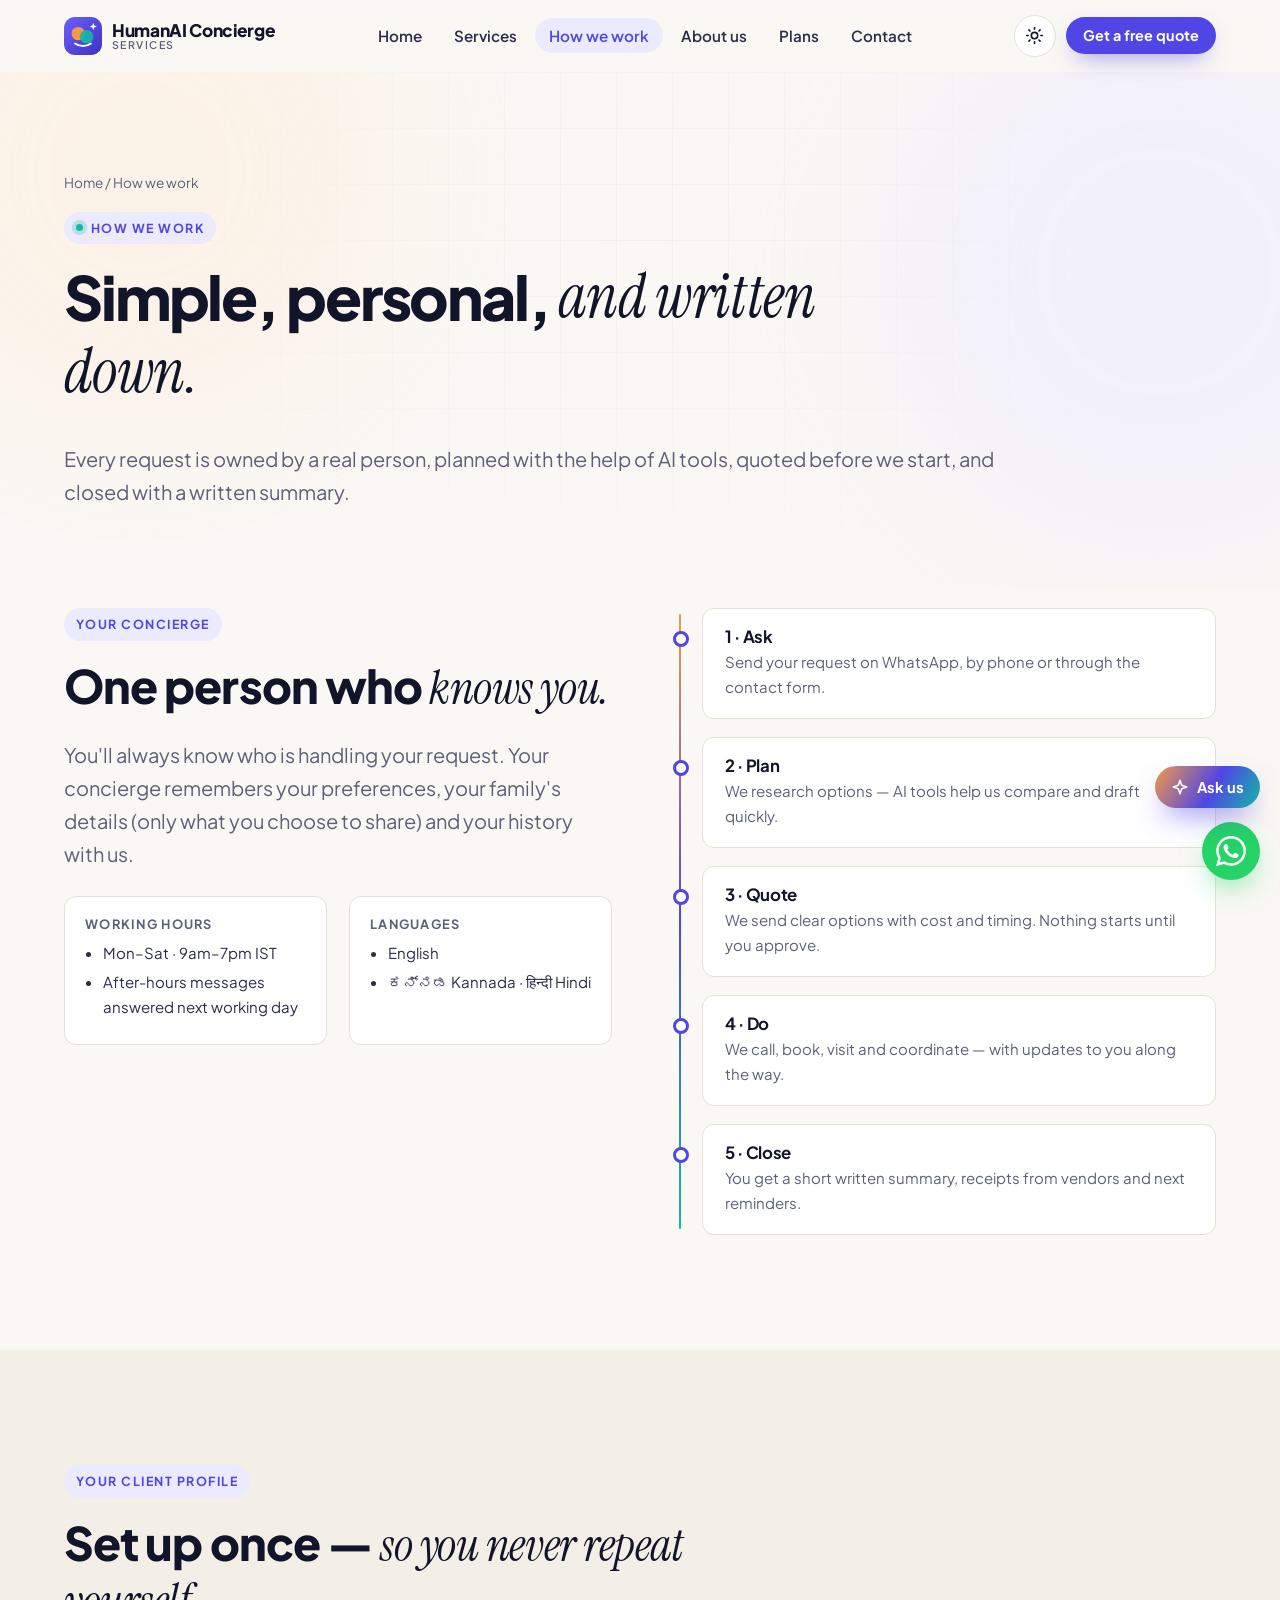
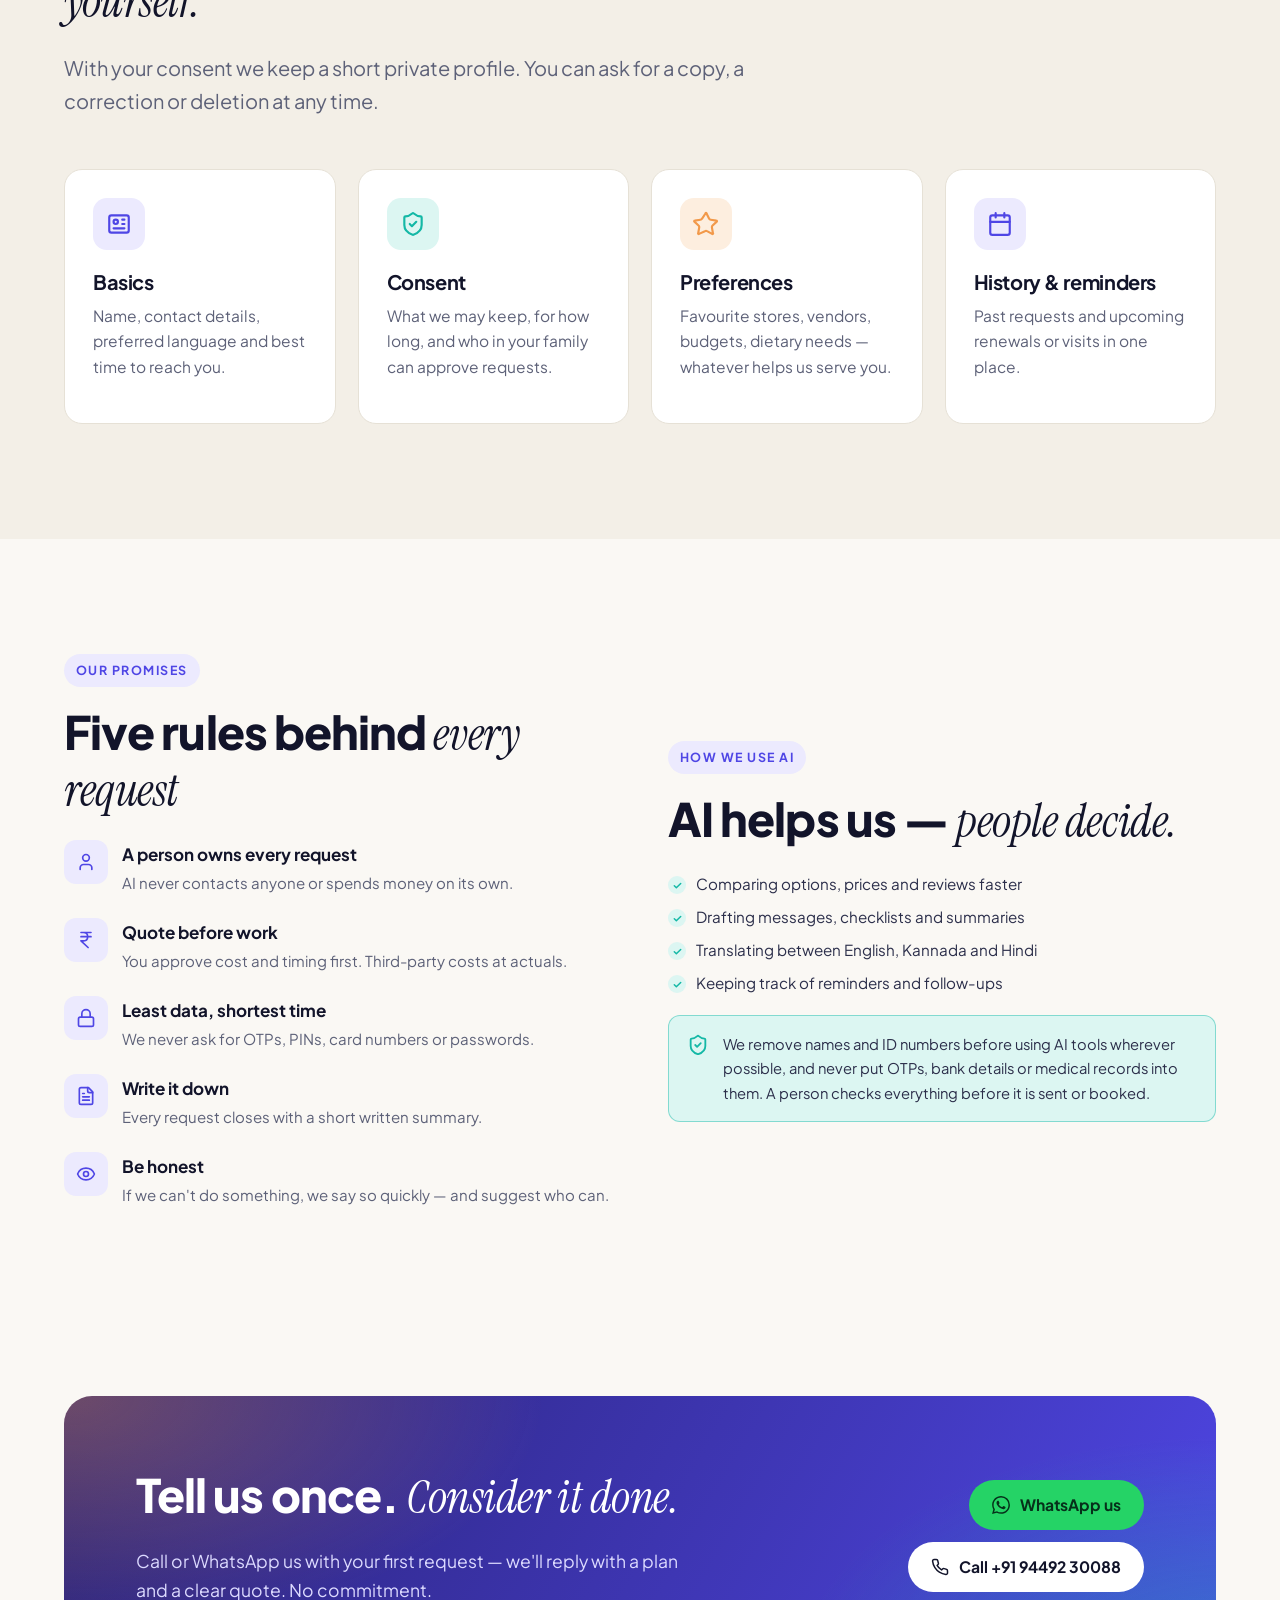
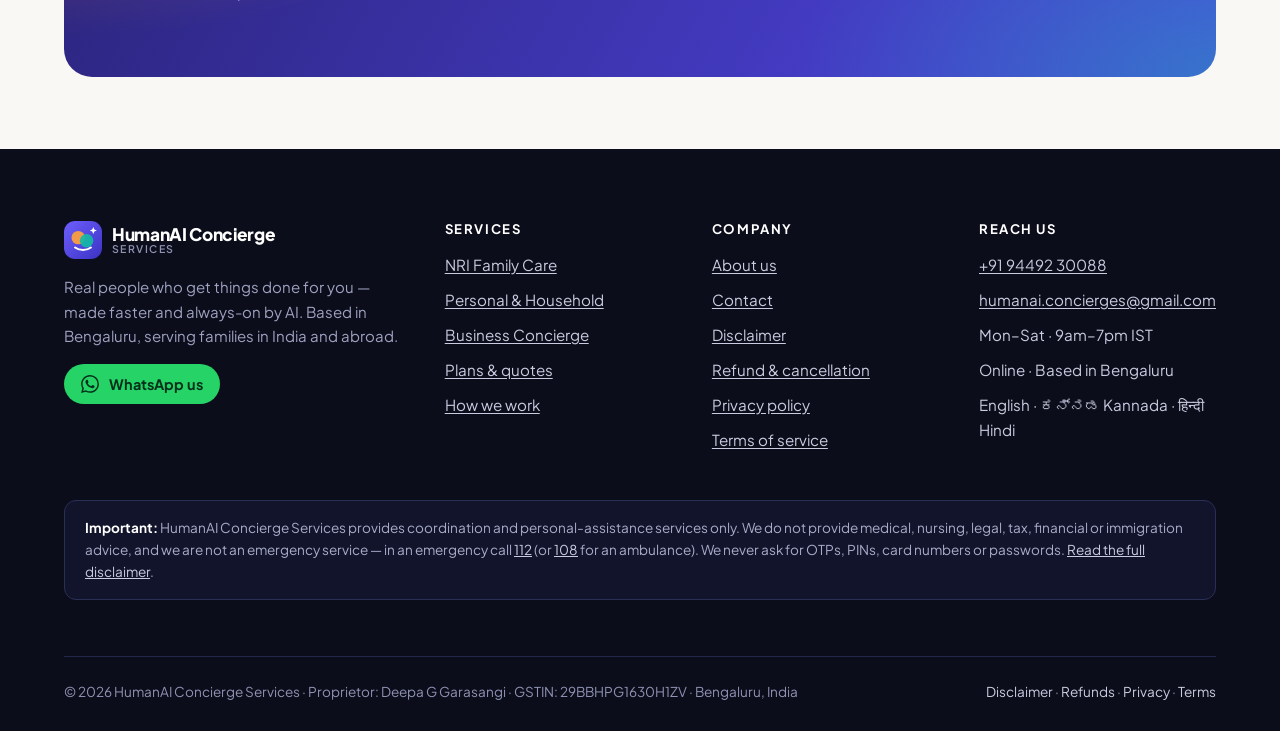
<file: how-we-work.html>
<!doctype html>
<html lang="en-IN" class="no-js">
<head>
  <meta charset="utf-8">
  <meta name="viewport" content="width=device-width, initial-scale=1">
  <title>How we work · HumanAI Concierge</title>
  <meta name="description" content="How HumanAI Concierge works: a real concierge, AI-assisted planning, quotes first and a written summary every time.">
  <link rel="canonical" href="https://humanaihelp.github.io/how-we-work.html">
  <meta name="theme-color" content="#4f46e5">
  <meta name="mobile-web-app-capable" content="yes">
  <meta name="apple-mobile-web-app-capable" content="yes">
  <meta name="apple-mobile-web-app-title" content="HumanAI">
  <meta property="og:type" content="website">
  <meta property="og:site_name" content="HumanAI Concierge Services">
  <meta property="og:title" content="How we work · HumanAI Concierge">
  <meta property="og:description" content="How HumanAI Concierge works: a real concierge, AI-assisted planning, quotes first and a written summary every time.">
  <meta property="og:url" content="https://humanaihelp.github.io/how-we-work.html">
  <meta property="og:image" content="https://humanaihelp.github.io/assets/img/og-image.png">
  <meta name="twitter:card" content="summary_large_image">
  <link rel="icon" href="assets/img/favicon.svg" type="image/svg+xml">
  <link rel="apple-touch-icon" href="assets/img/icon-192.png">
  <link rel="manifest" href="site.webmanifest">
  <link rel="preconnect" href="https://fonts.googleapis.com">
  <link rel="preconnect" href="https://fonts.gstatic.com" crossorigin>
  <link href="https://fonts.googleapis.com/css2?family=Instrument+Serif:ital@0;1&family=Plus+Jakarta+Sans:wght@400;500;600;700;800&display=swap" rel="stylesheet">
  <link rel="stylesheet" href="assets/css/style.css">
  <script>try{var t=localStorage.getItem("hac-theme");if(t)document.documentElement.setAttribute("data-theme",t)}catch(e){}</script>
</head>
<body data-wa="919449230088">
  <div class="progress" aria-hidden="true"></div>
  <a class="skip-link" href="#main">Skip to content</a>
  <header class="site-header">
    <nav class="container nav" aria-label="Main">
      <a class="brand" href="index.html" aria-label="HumanAI Concierge home">
        <img class="brand-mark" src="assets/img/logo.svg" alt="" width="38" height="38">
        <span class="brand-name">HumanAI Concierge<small>Services</small></span>
      </a>
      <ul class="nav-links" id="nav-links">
        <li><a href="index.html">Home</a></li>
        <li><a href="services.html">Services</a></li>
        <li><a href="how-we-work.html" aria-current="page">How we work</a></li>
        <li><a href="team.html">About us</a></li>
        <li><a href="pricing.html">Plans</a></li>
        <li><a href="contact.html">Contact</a></li>
      </ul>
      <div class="nav-actions">
        <button class="icon-btn theme-toggle" type="button" aria-label="Toggle dark mode"><svg class="sun" viewBox="0 0 24 24" fill="none" stroke="currentColor" stroke-width="2" stroke-linecap="round" stroke-linejoin="round" aria-hidden="true"><circle cx="12" cy="12" r="4"/><path d="M12 2v2M12 20v2M4.93 4.93l1.41 1.41M17.66 17.66l1.41 1.41M2 12h2M20 12h2M6.34 17.66l-1.41 1.41M19.07 4.93l-1.41 1.41"/></svg><svg class="moon" viewBox="0 0 24 24" fill="none" stroke="currentColor" stroke-width="2" stroke-linecap="round" stroke-linejoin="round" aria-hidden="true"><path d="M12 3a6 6 0 0 0 9 9 9 9 0 1 1-9-9Z"/></svg></button>
        <a class="btn btn-primary btn-sm magnetic" href="contact.html">Get a free quote</a>
        <button class="icon-btn menu-toggle" type="button" aria-label="Open menu" aria-expanded="false" aria-controls="nav-links"><svg viewBox="0 0 24 24" fill="none" stroke="currentColor" stroke-width="2" stroke-linecap="round" stroke-linejoin="round" aria-hidden="true"><path d="M4 6h16M4 12h16M4 18h16"/></svg></button>
      </div>
    </nav>
  </header>

  <main id="main">

    <section class="page-hero">
      <div class="hero-bg" aria-hidden="true"><div class="grid-lines"></div><div class="blob b1"></div><div class="blob b2"></div></div>
      <div class="container reveal">
        <div class="crumbs"><a href="index.html">Home</a> / How we work</div>
        <span class="eyebrow"><span class="dot"></span> How we work</span>
        <h1 data-split>Simple, personal, <span class="serif">and written down.</span></h1>
        <p class="lead">Every request is owned by a real person, planned with the help of AI tools, quoted before we start, and closed with a written summary.</p>
      </div>
    </section>
    <section class="section" style="padding-top:20px">
      <div class="container split" style="align-items:start">
        <div class="reveal">
          <span class="eyebrow">Your concierge</span>
          <h2>One person who <span class="serif">knows you.</span></h2>
          <p class="lead">You'll always know who is handling your request. Your concierge remembers your preferences, your family's details (only what you choose to share) and your history with us.</p>
          <div class="grid grid-2" style="margin-top:26px">
            <div class="mini"><h4>Working hours</h4><ul><li>Mon–Sat · 9am–7pm IST</li><li>After-hours messages answered next working day</li></ul></div>
            <div class="mini"><h4>Languages</h4><ul><li>English</li><li>ಕನ್ನಡ Kannada · हिन्दी Hindi</li></ul></div>
          </div>
        </div>
        <div class="reveal" data-reveal="blur">
          <div class="timeline">
            <div class="tl-item"><h4>1 · Ask</h4><p>Send your request on WhatsApp, by phone or through the contact form.</p></div>
            <div class="tl-item"><h4>2 · Plan</h4><p>We research options — AI tools help us compare and draft quickly.</p></div>
            <div class="tl-item"><h4>3 · Quote</h4><p>We send clear options with cost and timing. Nothing starts until you approve.</p></div>
            <div class="tl-item"><h4>4 · Do</h4><p>We call, book, visit and coordinate — with updates to you along the way.</p></div>
            <div class="tl-item"><h4>5 · Close</h4><p>You get a short written summary, receipts from vendors and next reminders.</p></div>
          </div>
        </div>
      </div>
    </section>

    <section class="section alt">
      <div class="container">
        <div class="section-head reveal">
          <span class="eyebrow">Your client profile</span>
          <h2>Set up once — <span class="serif">so you never repeat yourself.</span></h2>
          <p class="lead">With your consent we keep a short private profile. You can ask for a copy, a correction or deletion at any time.</p>
        </div>
        <div class="grid grid-4">
          <div class="card spot tilt reveal"><div class="ic"><svg viewBox="0 0 24 24" fill="none" stroke="currentColor" stroke-width="2" stroke-linecap="round" stroke-linejoin="round" aria-hidden="true"><rect x="3" y="4" width="18" height="16" rx="2"/><circle cx="9" cy="10" r="2"/><path d="M15 8h2M15 12h2M7 16h10"/></svg></div><h3>Basics</h3><p>Name, contact details, preferred language and best time to reach you.</p></div>
          <div class="card spot tilt reveal" style="--d:80ms"><div class="ic cool"><svg viewBox="0 0 24 24" fill="none" stroke="currentColor" stroke-width="2" stroke-linecap="round" stroke-linejoin="round" aria-hidden="true"><path d="M20 13c0 5-3.5 7.5-7.66 8.95a1 1 0 0 1-.67-.01C7.5 20.5 4 18 4 13V6a1 1 0 0 1 1-1c2 0 4.5-1.2 6.24-2.72a1.17 1.17 0 0 1 1.52 0C14.51 3.81 17 5 19 5a1 1 0 0 1 1 1z"/><path d="m9 12 2 2 4-4"/></svg></div><h3>Consent</h3><p>What we may keep, for how long, and who in your family can approve requests.</p></div>
          <div class="card spot tilt reveal" style="--d:160ms"><div class="ic warm"><svg viewBox="0 0 24 24" fill="none" stroke="currentColor" stroke-width="2" stroke-linecap="round" stroke-linejoin="round" aria-hidden="true"><path d="M11.5 2.3a.5.5 0 0 1 1 0l2.3 4.7a2 2 0 0 0 1.6 1.1l5.2.8a.5.5 0 0 1 .3.9l-3.8 3.6a2 2 0 0 0-.6 1.9l.9 5.2a.5.5 0 0 1-.8.6l-4.6-2.5a2 2 0 0 0-2 0L5.6 21.1a.5.5 0 0 1-.8-.6l.9-5.2a2 2 0 0 0-.6-1.9L1.3 9.8a.5.5 0 0 1 .3-.9l5.2-.8a2 2 0 0 0 1.6-1.1z"/></svg></div><h3>Preferences</h3><p>Favourite stores, vendors, budgets, dietary needs — whatever helps us serve you.</p></div>
          <div class="card spot tilt reveal" style="--d:240ms"><div class="ic"><svg viewBox="0 0 24 24" fill="none" stroke="currentColor" stroke-width="2" stroke-linecap="round" stroke-linejoin="round" aria-hidden="true"><rect x="3" y="4" width="18" height="18" rx="2"/><path d="M16 2v4M8 2v4M3 10h18"/></svg></div><h3>History &amp; reminders</h3><p>Past requests and upcoming renewals or visits in one place.</p></div>
        </div>
      </div>
    </section>

    <section class="section">
      <div class="container split">
        <div class="reveal">
          <span class="eyebrow">Our promises</span>
          <h2>Five rules behind <span class="serif">every request</span></h2>
          <div class="grid" style="margin-top:22px">
            <div class="info-item"><span class="ic"><svg viewBox="0 0 24 24" fill="none" stroke="currentColor" stroke-width="2" stroke-linecap="round" stroke-linejoin="round" aria-hidden="true"><path d="M19 21v-2a4 4 0 0 0-4-4H9a4 4 0 0 0-4 4v2"/><circle cx="12" cy="7" r="4"/></svg></span><div><b>A person owns every request</b><span class="muted">AI never contacts anyone or spends money on its own.</span></div></div>
            <div class="info-item"><span class="ic"><svg viewBox="0 0 24 24" fill="none" stroke="currentColor" stroke-width="2" stroke-linecap="round" stroke-linejoin="round" aria-hidden="true"><path d="M6 3h12M6 8h12M6 13l8.5 8M6 13h3M9 13c6.67 0 6.67-10 0-10"/></svg></span><div><b>Quote before work</b><span class="muted">You approve cost and timing first. Third-party costs at actuals.</span></div></div>
            <div class="info-item"><span class="ic"><svg viewBox="0 0 24 24" fill="none" stroke="currentColor" stroke-width="2" stroke-linecap="round" stroke-linejoin="round" aria-hidden="true"><rect x="3" y="11" width="18" height="11" rx="2"/><path d="M7 11V7a5 5 0 0 1 10 0v4"/></svg></span><div><b>Least data, shortest time</b><span class="muted">We never ask for OTPs, PINs, card numbers or passwords.</span></div></div>
            <div class="info-item"><span class="ic"><svg viewBox="0 0 24 24" fill="none" stroke="currentColor" stroke-width="2" stroke-linecap="round" stroke-linejoin="round" aria-hidden="true"><path d="M15 2H6a2 2 0 0 0-2 2v16a2 2 0 0 0 2 2h12a2 2 0 0 0 2-2V7Z"/><path d="M14 2v4a2 2 0 0 0 2 2h4M10 9H8M16 13H8M16 17H8"/></svg></span><div><b>Write it down</b><span class="muted">Every request closes with a short written summary.</span></div></div>
            <div class="info-item"><span class="ic"><svg viewBox="0 0 24 24" fill="none" stroke="currentColor" stroke-width="2" stroke-linecap="round" stroke-linejoin="round" aria-hidden="true"><path d="M2.06 12.35a1 1 0 0 1 0-.7 10.75 10.75 0 0 1 19.88 0 1 1 0 0 1 0 .7 10.75 10.75 0 0 1-19.88 0"/><circle cx="12" cy="12" r="3"/></svg></span><div><b>Be honest</b><span class="muted">If we can't do something, we say so quickly — and suggest who can.</span></div></div>
          </div>
        </div>
        <div class="reveal" data-reveal="zoom">
          <span class="eyebrow">How we use AI</span>
          <h2>AI helps us — <span class="serif">people decide.</span></h2>
          <ul class="ticks" style="margin-top:18px">
            <li>Comparing options, prices and reviews faster</li>
            <li>Drafting messages, checklists and summaries</li>
            <li>Translating between English, Kannada and Hindi</li>
            <li>Keeping track of reminders and follow-ups</li>
          </ul>
          <div class="disc-box cool"><svg viewBox="0 0 24 24" fill="none" stroke="currentColor" stroke-width="2" stroke-linecap="round" stroke-linejoin="round" aria-hidden="true"><path d="M20 13c0 5-3.5 7.5-7.66 8.95a1 1 0 0 1-.67-.01C7.5 20.5 4 18 4 13V6a1 1 0 0 1 1-1c2 0 4.5-1.2 6.24-2.72a1.17 1.17 0 0 1 1.52 0C14.51 3.81 17 5 19 5a1 1 0 0 1 1 1z"/><path d="m9 12 2 2 4-4"/></svg><p>We remove names and ID numbers before using AI tools wherever possible, and never put OTPs, bank details or medical records into them. A person checks everything before it is sent or booked.</p></div>
        </div>
      </div>
    </section>

    <section class="section tight">
      <div class="container">
        <div class="cta-band reveal">
          <div>
            <h2>Tell us once. <span class="serif">Consider it done.</span></h2>
            <p>Call or WhatsApp us with your first request — we'll reply with a plan and a clear quote. No commitment.</p>
          </div>
          <div class="btn-row">
            <a class="btn btn-wa" href="https://wa.me/919449230088?text=Hi%20HumanAI%20Concierge%21%20I%27d%20like%20to%20know%20more." target="_blank" rel="noopener"><svg viewBox="0 0 24 24" fill="currentColor" aria-hidden="true"><path d="M.057 24l1.687-6.163a11.867 11.867 0 01-1.587-5.946C.16 5.335 5.495 0 12.05 0a11.817 11.817 0 018.413 3.488 11.824 11.824 0 013.48 8.414c-.003 6.557-5.338 11.892-11.893 11.892a11.9 11.9 0 01-5.688-1.448L.057 24zm6.597-3.807c1.676.995 3.276 1.591 5.392 1.592 5.448 0 9.886-4.434 9.889-9.885.002-5.462-4.415-9.89-9.881-9.892-5.452 0-9.887 4.434-9.889 9.884-.001 2.225.651 3.891 1.746 5.634l-.999 3.648 3.742-.981zm11.387-5.464c-.074-.124-.272-.198-.57-.347-.297-.149-1.758-.868-2.031-.967-.272-.099-.47-.149-.669.149-.198.297-.768.967-.941 1.165-.173.198-.347.223-.644.074-.297-.149-1.255-.462-2.39-1.475-.883-.788-1.48-1.761-1.653-2.059-.173-.297-.018-.458.13-.606.134-.133.297-.347.446-.521.151-.172.2-.296.3-.495.099-.198.05-.372-.025-.521-.075-.148-.669-1.611-.916-2.206-.242-.579-.487-.501-.669-.51l-.57-.01c-.198 0-.52.074-.792.372s-1.04 1.016-1.04 2.479 1.065 2.876 1.213 3.074c.149.198 2.095 3.2 5.076 4.487.709.306 1.263.489 1.694.626.712.226 1.36.194 1.872.118.571-.085 1.758-.719 2.006-1.413.248-.695.248-1.29.173-1.414z"/></svg> WhatsApp us</a>
            <a class="btn btn-light" href="tel:+919449230088"><svg viewBox="0 0 24 24" fill="none" stroke="currentColor" stroke-width="2" stroke-linecap="round" stroke-linejoin="round" aria-hidden="true"><path d="M22 16.92v3a2 2 0 0 1-2.18 2 19.79 19.79 0 0 1-8.63-3.07 19.5 19.5 0 0 1-6-6 19.79 19.79 0 0 1-3.07-8.67A2 2 0 0 1 4.11 2h3a2 2 0 0 1 2 1.72c.13.96.36 1.9.7 2.81a2 2 0 0 1-.45 2.11L8.09 9.91a16 16 0 0 0 6 6l1.27-1.27a2 2 0 0 1 2.11-.45c.91.34 1.85.57 2.81.7A2 2 0 0 1 22 16.92z"/></svg> Call +91 94492 30088</a>
          </div>
        </div>
      </div>
    </section>

  </main>

  <footer class="site-footer">
    <div class="container">
      <div class="foot-grid">
        <div>
          <a class="brand" href="index.html">
            <img class="brand-mark" src="assets/img/logo.svg" alt="" width="38" height="38">
            <span class="brand-name">HumanAI Concierge<small>Services</small></span>
          </a>
          <p class="foot-about">Real people who get things done for you — made faster and always-on by AI. Based in Bengaluru, serving families in India and abroad.</p>
          <div class="btn-row"><a class="btn btn-wa btn-sm" href="https://wa.me/919449230088?text=Hi%20HumanAI%20Concierge%21%20I%27d%20like%20to%20know%20more." target="_blank" rel="noopener"><svg viewBox="0 0 24 24" fill="currentColor" aria-hidden="true"><path d="M.057 24l1.687-6.163a11.867 11.867 0 01-1.587-5.946C.16 5.335 5.495 0 12.05 0a11.817 11.817 0 018.413 3.488 11.824 11.824 0 013.48 8.414c-.003 6.557-5.338 11.892-11.893 11.892a11.9 11.9 0 01-5.688-1.448L.057 24zm6.597-3.807c1.676.995 3.276 1.591 5.392 1.592 5.448 0 9.886-4.434 9.889-9.885.002-5.462-4.415-9.89-9.881-9.892-5.452 0-9.887 4.434-9.889 9.884-.001 2.225.651 3.891 1.746 5.634l-.999 3.648 3.742-.981zm11.387-5.464c-.074-.124-.272-.198-.57-.347-.297-.149-1.758-.868-2.031-.967-.272-.099-.47-.149-.669.149-.198.297-.768.967-.941 1.165-.173.198-.347.223-.644.074-.297-.149-1.255-.462-2.39-1.475-.883-.788-1.48-1.761-1.653-2.059-.173-.297-.018-.458.13-.606.134-.133.297-.347.446-.521.151-.172.2-.296.3-.495.099-.198.05-.372-.025-.521-.075-.148-.669-1.611-.916-2.206-.242-.579-.487-.501-.669-.51l-.57-.01c-.198 0-.52.074-.792.372s-1.04 1.016-1.04 2.479 1.065 2.876 1.213 3.074c.149.198 2.095 3.2 5.076 4.487.709.306 1.263.489 1.694.626.712.226 1.36.194 1.872.118.571-.085 1.758-.719 2.006-1.413.248-.695.248-1.29.173-1.414z"/></svg> WhatsApp us</a>
            <a class="btn btn-light btn-sm" data-site="google-review" href="#" target="_blank" rel="noopener" hidden>★ Review us on Google</a>
            <a class="btn btn-light btn-sm" data-site="google-maps" href="#" target="_blank" rel="noopener" hidden>📍 Google Maps</a></div>
          <div class="foot-social">
            <a data-site="instagram" href="#" target="_blank" rel="noopener" aria-label="Instagram" hidden><svg viewBox="0 0 24 24" fill="none" stroke="currentColor" stroke-width="2" stroke-linecap="round" stroke-linejoin="round" aria-hidden="true"><rect x="2" y="2" width="20" height="20" rx="5"/><circle cx="12" cy="12" r="4"/><circle cx="17.5" cy="6.5" r="1"/></svg></a>
            <a data-site="facebook" href="#" target="_blank" rel="noopener" aria-label="Facebook" hidden><svg viewBox="0 0 24 24" fill="none" stroke="currentColor" stroke-width="2" stroke-linecap="round" stroke-linejoin="round" aria-hidden="true"><path d="M18 2h-3a5 5 0 0 0-5 5v3H7v4h3v8h4v-8h3l1-4h-4V7a1 1 0 0 1 1-1h3z"/></svg></a>
            <a data-site="linkedin" href="#" target="_blank" rel="noopener" aria-label="LinkedIn" hidden><svg viewBox="0 0 24 24" fill="none" stroke="currentColor" stroke-width="2" stroke-linecap="round" stroke-linejoin="round" aria-hidden="true"><path d="M16 8a6 6 0 0 1 6 6v7h-4v-7a2 2 0 0 0-4 0v7h-4v-7a6 6 0 0 1 6-6zM2 9h4v12H2z"/><circle cx="4" cy="4" r="2"/></svg></a>
          </div>
          <div class="foot-app">
            <a class="app-badge" data-site="play-store" href="#" target="_blank" rel="noopener" hidden><svg viewBox="0 0 24 24" fill="none" stroke="currentColor" stroke-width="2" stroke-linecap="round" stroke-linejoin="round" aria-hidden="true"><rect x="5" y="2" width="14" height="20" rx="2"/><path d="M12 18h.01"/></svg><span><small>Get the app on</small>Google Play</span></a>
            <button class="app-badge" type="button" data-install hidden><svg viewBox="0 0 24 24" fill="none" stroke="currentColor" stroke-width="2" stroke-linecap="round" stroke-linejoin="round" aria-hidden="true"><path d="M21 15v4a2 2 0 0 1-2 2H5a2 2 0 0 1-2-2v-4M7 10l5 5 5-5M12 15V3"/></svg><span><small>Free · no download size</small>Install the app</span></button>
          </div>
        </div>
        <div>
          <h4>Services</h4>
          <ul>
            <li><a href="services.html#nri">NRI Family Care</a></li>
            <li><a href="services.html#personal">Personal &amp; Household</a></li>
            <li><a href="services.html#business">Business Concierge</a></li>
            <li><a href="pricing.html">Plans &amp; quotes</a></li>
            <li><a href="how-we-work.html">How we work</a></li>
          </ul>
        </div>
        <div>
          <h4>Company</h4>
          <ul>
            <li><a href="team.html">About us</a></li>
            <li><a href="contact.html">Contact</a></li>
            <li><a href="disclaimer.html">Disclaimer</a></li>
            <li><a href="refund-policy.html">Refund &amp; cancellation</a></li>
            <li><a href="privacy.html">Privacy policy</a></li>
            <li><a href="terms.html">Terms of service</a></li>
          </ul>
        </div>
        <div>
          <h4>Reach us</h4>
          <ul>
            <li><a href="tel:+919449230088">+91 94492 30088</a></li>
            <li><a href="mailto:humanai.concierges@gmail.com">humanai.concierges@gmail.com</a></li>
            <li>Mon–Sat · 9am–7pm IST</li>
            <li>Online · Based in Bengaluru</li>
            <li>English · ಕನ್ನಡ Kannada · हिन्दी Hindi</li>
          </ul>
        </div>
      </div>
      <div class="foot-disclaimer">
        <b>Important:</b> HumanAI Concierge Services provides coordination and personal-assistance services only. We do not provide medical, nursing, legal, tax, financial or immigration advice, and we are not an emergency service — in an emergency call <a href="tel:112">112</a> (or <a href="tel:108">108</a> for an ambulance). We never ask for OTPs, PINs, card numbers or passwords. <a href="disclaimer.html">Read the full disclaimer</a>.
      </div>
      <div class="foot-bottom">
        <span>© <span data-year>2026</span> HumanAI Concierge Services · Proprietor: Deepa G Garasangi<span data-site="gstin-wrap"> · GSTIN: <span data-site="gstin">29BBHPG1630H1ZV</span></span> · Bengaluru, India</span>
        <span><a href="disclaimer.html">Disclaimer</a> · <a href="refund-policy.html">Refunds</a> · <a href="privacy.html">Privacy</a> · <a href="terms.html">Terms</a></span>
      </div>
    </div>
  </footer>

  <a class="wa-float" href="https://wa.me/919449230088?text=Hi%20HumanAI%20Concierge%21%20I%27d%20like%20to%20know%20more." target="_blank" rel="noopener" aria-label="Chat on WhatsApp"><svg viewBox="0 0 24 24" fill="currentColor" aria-hidden="true"><path d="M.057 24l1.687-6.163a11.867 11.867 0 01-1.587-5.946C.16 5.335 5.495 0 12.05 0a11.817 11.817 0 018.413 3.488 11.824 11.824 0 013.48 8.414c-.003 6.557-5.338 11.892-11.893 11.892a11.9 11.9 0 01-5.688-1.448L.057 24zm6.597-3.807c1.676.995 3.276 1.591 5.392 1.592 5.448 0 9.886-4.434 9.889-9.885.002-5.462-4.415-9.89-9.881-9.892-5.452 0-9.887 4.434-9.889 9.884-.001 2.225.651 3.891 1.746 5.634l-.999 3.648 3.742-.981zm11.387-5.464c-.074-.124-.272-.198-.57-.347-.297-.149-1.758-.868-2.031-.967-.272-.099-.47-.149-.669.149-.198.297-.768.967-.941 1.165-.173.198-.347.223-.644.074-.297-.149-1.255-.462-2.39-1.475-.883-.788-1.48-1.761-1.653-2.059-.173-.297-.018-.458.13-.606.134-.133.297-.347.446-.521.151-.172.2-.296.3-.495.099-.198.05-.372-.025-.521-.075-.148-.669-1.611-.916-2.206-.242-.579-.487-.501-.669-.51l-.57-.01c-.198 0-.52.074-.792.372s-1.04 1.016-1.04 2.479 1.065 2.876 1.213 3.074c.149.198 2.095 3.2 5.076 4.487.709.306 1.263.489 1.694.626.712.226 1.36.194 1.872.118.571-.085 1.758-.719 2.006-1.413.248-.695.248-1.29.173-1.414z"/></svg></a>
  <script src="assets/js/main.js" defer></script>
  <script src="assets/js/assistant.js" defer></script>
</body>
</html>
</file>
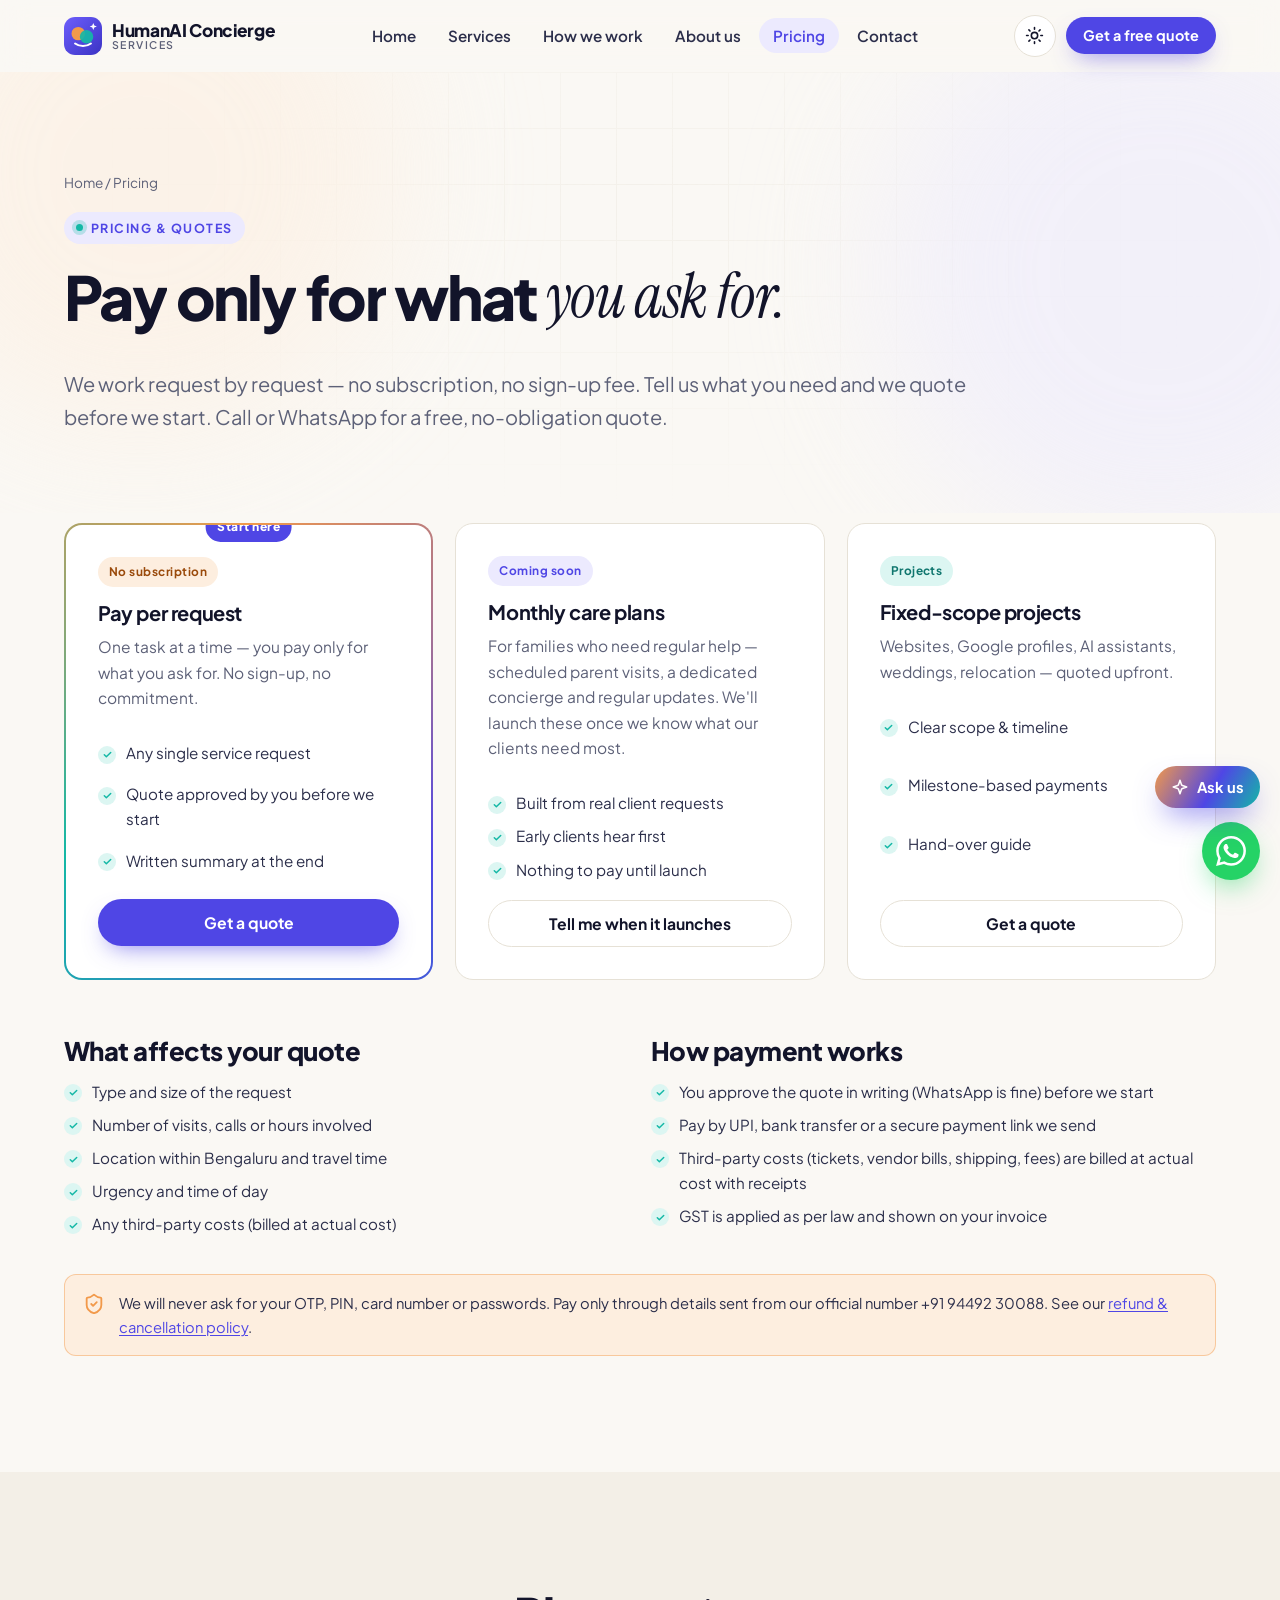
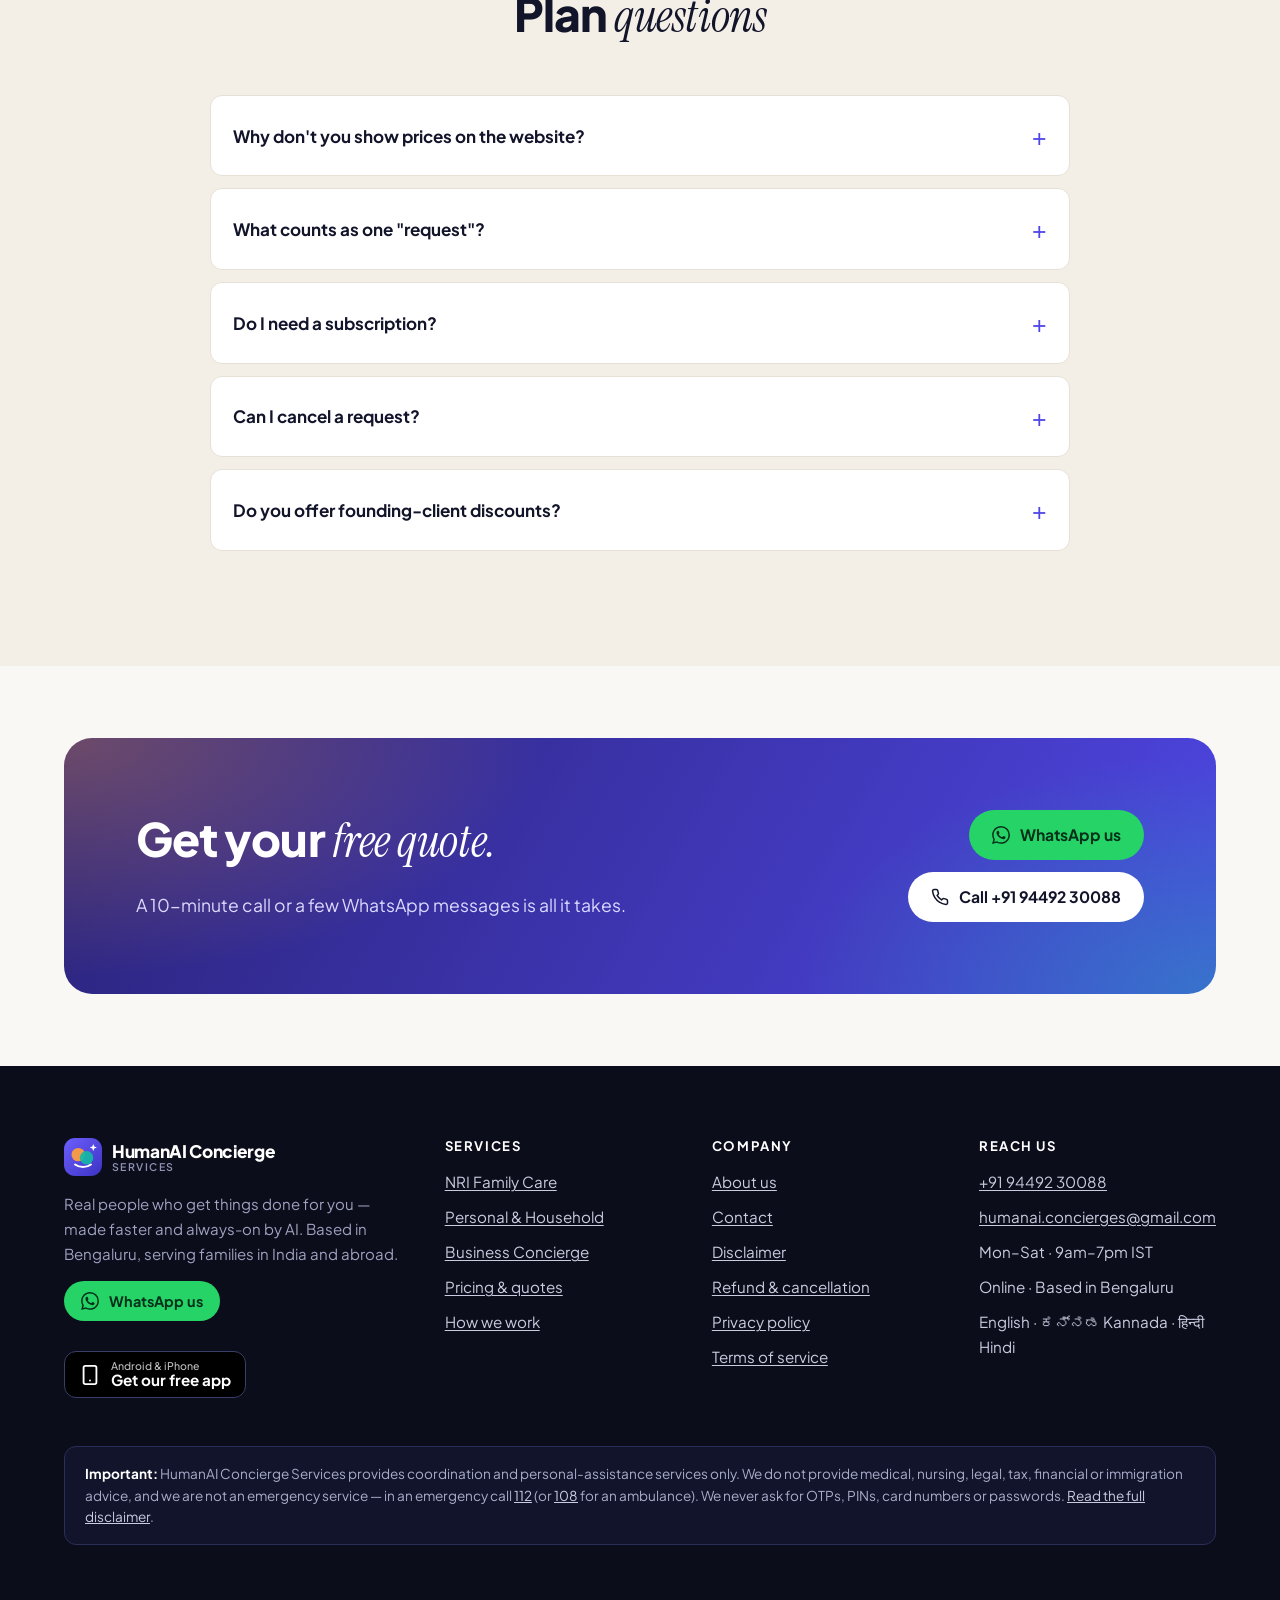
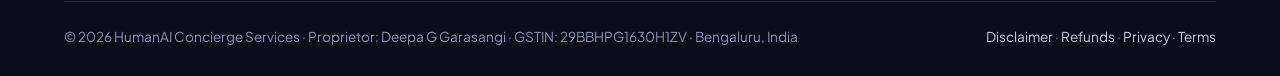
<file: pricing.html>
<!doctype html>
<html lang="en-IN" class="no-js">
<head>
  <meta charset="utf-8">
  <meta name="viewport" content="width=device-width, initial-scale=1">
  <title>Pricing & quotes · HumanAI Concierge</title>
  <meta name="description" content="Pay per request — no subscription. Free, no-obligation quotes on WhatsApp; fixed-scope projects quoted upfront.">
  <link rel="canonical" href="https://humanaihelp.github.io/pricing.html">
  <meta name="theme-color" content="#4f46e5">
  <meta name="mobile-web-app-capable" content="yes">
  <meta name="apple-mobile-web-app-capable" content="yes">
  <meta name="apple-mobile-web-app-title" content="HumanAI">
  <meta property="og:type" content="website">
  <meta property="og:site_name" content="HumanAI Concierge Services">
  <meta property="og:title" content="Pricing & quotes · HumanAI Concierge">
  <meta property="og:description" content="Pay per request — no subscription. Free, no-obligation quotes on WhatsApp; fixed-scope projects quoted upfront.">
  <meta property="og:url" content="https://humanaihelp.github.io/pricing.html">
  <meta property="og:image" content="https://humanaihelp.github.io/assets/img/og-image.png">
  <meta name="twitter:card" content="summary_large_image">
  <link rel="icon" href="assets/img/favicon.svg" type="image/svg+xml">
  <link rel="apple-touch-icon" href="assets/img/icon-192.png">
  <link rel="manifest" href="site.webmanifest">
  <link rel="preload" href="assets/fonts/plus-jakarta-sans-latin-400-normal.woff2" as="font" type="font/woff2" crossorigin>
  <link rel="stylesheet" href="assets/css/style.css">
  <script>try{var t=localStorage.getItem("hac-theme");if(t)document.documentElement.setAttribute("data-theme",t)}catch(e){}</script>
</head>
<body data-wa="919449230088">
  <div class="progress" aria-hidden="true"></div>
  <a class="skip-link" href="#main">Skip to content</a>
  <header class="site-header">
    <nav class="container nav" aria-label="Main">
      <a class="brand" href="index.html" aria-label="HumanAI Concierge home">
        <img class="brand-mark" src="assets/img/logo.svg" alt="" width="38" height="38">
        <span class="brand-name">HumanAI Concierge<small>Services</small></span>
      </a>
      <ul class="nav-links" id="nav-links">
        <li><a href="index.html">Home</a></li>
        <li><a href="services.html">Services</a></li>
        <li><a href="how-we-work.html">How we work</a></li>
        <li><a href="team.html">About us</a></li>
        <li><a href="pricing.html" aria-current="page">Pricing</a></li>
        <li><a href="contact.html">Contact</a></li>
      </ul>
      <div class="nav-actions">
        <button class="icon-btn theme-toggle" type="button" aria-label="Toggle dark mode"><svg class="sun" viewBox="0 0 24 24" fill="none" stroke="currentColor" stroke-width="2" stroke-linecap="round" stroke-linejoin="round" aria-hidden="true"><circle cx="12" cy="12" r="4"/><path d="M12 2v2M12 20v2M4.93 4.93l1.41 1.41M17.66 17.66l1.41 1.41M2 12h2M20 12h2M6.34 17.66l-1.41 1.41M19.07 4.93l-1.41 1.41"/></svg><svg class="moon" viewBox="0 0 24 24" fill="none" stroke="currentColor" stroke-width="2" stroke-linecap="round" stroke-linejoin="round" aria-hidden="true"><path d="M12 3a6 6 0 0 0 9 9 9 9 0 1 1-9-9Z"/></svg></button>
        <a class="btn btn-primary btn-sm magnetic" href="contact.html">Get a free quote</a>
        <button class="icon-btn menu-toggle" type="button" aria-label="Open menu" aria-expanded="false" aria-controls="nav-links"><svg viewBox="0 0 24 24" fill="none" stroke="currentColor" stroke-width="2" stroke-linecap="round" stroke-linejoin="round" aria-hidden="true"><path d="M4 6h16M4 12h16M4 18h16"/></svg></button>
      </div>
    </nav>
  </header>

  <main id="main">

    <section class="page-hero">
      <div class="hero-bg" aria-hidden="true"><div class="grid-lines"></div><div class="blob b1"></div><div class="blob b2"></div></div>
      <div class="container reveal">
        <div class="crumbs"><a href="index.html">Home</a> / Pricing</div>
        <span class="eyebrow"><span class="dot"></span> Pricing &amp; quotes</span>
        <h1 data-split>Pay only for what <span class="serif">you ask for.</span></h1>
        <p class="lead">We work request by request — no subscription, no sign-up fee. Tell us what you need and we quote before we start. Call or WhatsApp for a free, no-obligation quote.</p>
      </div>
    </section>
    <section class="section" style="padding-top:10px">
      <div class="container">
        <div class="grid grid-3">
          <div class="card price-card spot reveal glow-border">
            <span class="badge">Start here</span>
            <div class="pills"><span class="pill warm">No subscription</span></div>
            <h3>Pay per request</h3>
            <p>One task at a time — you pay only for what you ask for. No sign-up, no commitment.</p>
            <ul class="ticks" style="margin-top:14px"><li>Any single service request</li><li>Quote approved by you before we start</li><li>Written summary at the end</li></ul>
            <a class="btn btn-primary btn-block" href="https://wa.me/919449230088?text=Hi%21%20I%20would%20like%20a%20quote%20for%20a%20single%20request." target="_blank" rel="noopener">Get a quote</a>
          </div>
          <div class="card price-card spot reveal" style="--d:80ms">
            <div class="pills"><span class="pill brand">Coming soon</span></div>
            <h3>Monthly care plans</h3>
            <p>For families who need regular help — scheduled parent visits, a dedicated concierge and regular updates. We'll launch these once we know what our clients need most.</p>
            <ul class="ticks" style="margin-top:14px"><li>Built from real client requests</li><li>Early clients hear first</li><li>Nothing to pay until launch</li></ul>
            <a class="btn btn-ghost btn-block" href="https://wa.me/919449230088?text=Hi%21%20Please%20tell%20me%20when%20monthly%20care%20plans%20launch." target="_blank" rel="noopener">Tell me when it launches</a>
          </div>
          <div class="card price-card spot reveal" style="--d:160ms">
            <div class="pills"><span class="pill cool">Projects</span></div>
            <h3>Fixed-scope projects</h3>
            <p>Websites, Google profiles, AI assistants, weddings, relocation — quoted upfront.</p>
            <ul class="ticks" style="margin-top:14px"><li>Clear scope &amp; timeline</li><li>Milestone-based payments</li><li>Hand-over guide</li></ul>
            <a class="btn btn-ghost btn-block" href="https://wa.me/919449230088?text=Hi%21%20I%20would%20like%20a%20quote%20for%20a%20project." target="_blank" rel="noopener">Get a quote</a>
          </div>
        </div>

        <div class="grid grid-2" style="margin-top:56px">
          <div class="reveal">
            <h2 style="font-size:1.6rem">What affects your quote</h2>
            <ul class="ticks"><li>Type and size of the request</li><li>Number of visits, calls or hours involved</li><li>Location within Bengaluru and travel time</li><li>Urgency and time of day</li><li>Any third-party costs (billed at actual cost)</li></ul>
          </div>
          <div class="reveal" style="--d:80ms">
            <h2 style="font-size:1.6rem">How payment works</h2>
            <ul class="ticks"><li>You approve the quote in writing (WhatsApp is fine) before we start</li><li>Pay by UPI, bank transfer or a secure payment link we send</li><li>Third-party costs (tickets, vendor bills, shipping, fees) are billed at actual cost with receipts</li><li>GST is applied as per law and shown on your invoice</li></ul>
          </div>
        </div>
        <div class="disc-box "><svg viewBox="0 0 24 24" fill="none" stroke="currentColor" stroke-width="2" stroke-linecap="round" stroke-linejoin="round" aria-hidden="true"><path d="M20 13c0 5-3.5 7.5-7.66 8.95a1 1 0 0 1-.67-.01C7.5 20.5 4 18 4 13V6a1 1 0 0 1 1-1c2 0 4.5-1.2 6.24-2.72a1.17 1.17 0 0 1 1.52 0C14.51 3.81 17 5 19 5a1 1 0 0 1 1 1z"/><path d="m9 12 2 2 4-4"/></svg><p>We will never ask for your OTP, PIN, card number or passwords. Pay only through details sent from our official number +91 94492 30088. See our <a href="refund-policy.html">refund &amp; cancellation policy</a>.</p></div>
      </div>
    </section>

    <section class="section alt">
      <div class="container">
        <div class="section-head center reveal"><h2>Plan <span class="serif">questions</span></h2></div>
        <div class="faq reveal">
          <details><summary>Why don't you show prices on the website?</summary><p>Our services vary a lot — a single parent visit is very different from planning a wedding. A quick call lets us quote fairly for exactly what you need.</p></details>
          <details><summary>What counts as one "request"?</summary><p>One outcome — for example "book Amma's eye check-up" or "get the geyser fixed". Follow-ups for the same outcome are included.</p></details>
          <details><summary>Do I need a subscription?</summary><p>No. Today we work request by request — you pay only for each request you approve. Monthly care plans are coming later and will always be optional.</p></details>
          <details><summary>Can I cancel a request?</summary><p>Yes — see our <a href="refund-policy.html">refund &amp; cancellation policy</a> for details.</p></details>
          <details><summary>Do you offer founding-client discounts?</summary><p>Yes — our first clients get a special launch rate. Ask us when you call.</p></details>
        </div>
      </div>
    </section>

    <section class="section tight">
      <div class="container">
        <div class="cta-band reveal">
          <div>
            <h2>Get your <span class='serif'>free quote.</span></h2>
            <p>A 10-minute call or a few WhatsApp messages is all it takes.</p>
          </div>
          <div class="btn-row">
            <a class="btn btn-wa" href="https://wa.me/919449230088?text=Hi%20HumanAI%20Concierge%21%20I%27d%20like%20to%20know%20more." target="_blank" rel="noopener"><svg viewBox="0 0 24 24" fill="currentColor" aria-hidden="true"><path d="M.057 24l1.687-6.163a11.867 11.867 0 01-1.587-5.946C.16 5.335 5.495 0 12.05 0a11.817 11.817 0 018.413 3.488 11.824 11.824 0 013.48 8.414c-.003 6.557-5.338 11.892-11.893 11.892a11.9 11.9 0 01-5.688-1.448L.057 24zm6.597-3.807c1.676.995 3.276 1.591 5.392 1.592 5.448 0 9.886-4.434 9.889-9.885.002-5.462-4.415-9.89-9.881-9.892-5.452 0-9.887 4.434-9.889 9.884-.001 2.225.651 3.891 1.746 5.634l-.999 3.648 3.742-.981zm11.387-5.464c-.074-.124-.272-.198-.57-.347-.297-.149-1.758-.868-2.031-.967-.272-.099-.47-.149-.669.149-.198.297-.768.967-.941 1.165-.173.198-.347.223-.644.074-.297-.149-1.255-.462-2.39-1.475-.883-.788-1.48-1.761-1.653-2.059-.173-.297-.018-.458.13-.606.134-.133.297-.347.446-.521.151-.172.2-.296.3-.495.099-.198.05-.372-.025-.521-.075-.148-.669-1.611-.916-2.206-.242-.579-.487-.501-.669-.51l-.57-.01c-.198 0-.52.074-.792.372s-1.04 1.016-1.04 2.479 1.065 2.876 1.213 3.074c.149.198 2.095 3.2 5.076 4.487.709.306 1.263.489 1.694.626.712.226 1.36.194 1.872.118.571-.085 1.758-.719 2.006-1.413.248-.695.248-1.29.173-1.414z"/></svg> WhatsApp us</a>
            <a class="btn btn-light" href="tel:+919449230088"><svg viewBox="0 0 24 24" fill="none" stroke="currentColor" stroke-width="2" stroke-linecap="round" stroke-linejoin="round" aria-hidden="true"><path d="M22 16.92v3a2 2 0 0 1-2.18 2 19.79 19.79 0 0 1-8.63-3.07 19.5 19.5 0 0 1-6-6 19.79 19.79 0 0 1-3.07-8.67A2 2 0 0 1 4.11 2h3a2 2 0 0 1 2 1.72c.13.96.36 1.9.7 2.81a2 2 0 0 1-.45 2.11L8.09 9.91a16 16 0 0 0 6 6l1.27-1.27a2 2 0 0 1 2.11-.45c.91.34 1.85.57 2.81.7A2 2 0 0 1 22 16.92z"/></svg> Call +91 94492 30088</a>
          </div>
        </div>
      </div>
    </section>

  </main>

  <footer class="site-footer">
    <div class="container">
      <div class="foot-grid">
        <div>
          <a class="brand" href="index.html">
            <img class="brand-mark" src="assets/img/logo.svg" alt="" width="38" height="38">
            <span class="brand-name">HumanAI Concierge<small>Services</small></span>
          </a>
          <p class="foot-about">Real people who get things done for you — made faster and always-on by AI. Based in Bengaluru, serving families in India and abroad.</p>
          <div class="btn-row"><a class="btn btn-wa btn-sm" href="https://wa.me/919449230088?text=Hi%20HumanAI%20Concierge%21%20I%27d%20like%20to%20know%20more." target="_blank" rel="noopener"><svg viewBox="0 0 24 24" fill="currentColor" aria-hidden="true"><path d="M.057 24l1.687-6.163a11.867 11.867 0 01-1.587-5.946C.16 5.335 5.495 0 12.05 0a11.817 11.817 0 018.413 3.488 11.824 11.824 0 013.48 8.414c-.003 6.557-5.338 11.892-11.893 11.892a11.9 11.9 0 01-5.688-1.448L.057 24zm6.597-3.807c1.676.995 3.276 1.591 5.392 1.592 5.448 0 9.886-4.434 9.889-9.885.002-5.462-4.415-9.89-9.881-9.892-5.452 0-9.887 4.434-9.889 9.884-.001 2.225.651 3.891 1.746 5.634l-.999 3.648 3.742-.981zm11.387-5.464c-.074-.124-.272-.198-.57-.347-.297-.149-1.758-.868-2.031-.967-.272-.099-.47-.149-.669.149-.198.297-.768.967-.941 1.165-.173.198-.347.223-.644.074-.297-.149-1.255-.462-2.39-1.475-.883-.788-1.48-1.761-1.653-2.059-.173-.297-.018-.458.13-.606.134-.133.297-.347.446-.521.151-.172.2-.296.3-.495.099-.198.05-.372-.025-.521-.075-.148-.669-1.611-.916-2.206-.242-.579-.487-.501-.669-.51l-.57-.01c-.198 0-.52.074-.792.372s-1.04 1.016-1.04 2.479 1.065 2.876 1.213 3.074c.149.198 2.095 3.2 5.076 4.487.709.306 1.263.489 1.694.626.712.226 1.36.194 1.872.118.571-.085 1.758-.719 2.006-1.413.248-.695.248-1.29.173-1.414z"/></svg> WhatsApp us</a>
            <a class="btn btn-light btn-sm" data-site="google-review" href="#" target="_blank" rel="noopener" hidden>★ Review us on Google</a>
            <a class="btn btn-light btn-sm" data-site="google-maps" href="#" target="_blank" rel="noopener" hidden>📍 Google Maps</a></div>
          <div class="foot-social">
            <a data-site="instagram" href="#" target="_blank" rel="noopener" aria-label="Instagram" hidden><svg viewBox="0 0 24 24" fill="none" stroke="currentColor" stroke-width="2" stroke-linecap="round" stroke-linejoin="round" aria-hidden="true"><rect x="2" y="2" width="20" height="20" rx="5"/><circle cx="12" cy="12" r="4"/><circle cx="17.5" cy="6.5" r="1"/></svg></a>
            <a data-site="facebook" href="#" target="_blank" rel="noopener" aria-label="Facebook" hidden><svg viewBox="0 0 24 24" fill="none" stroke="currentColor" stroke-width="2" stroke-linecap="round" stroke-linejoin="round" aria-hidden="true"><path d="M18 2h-3a5 5 0 0 0-5 5v3H7v4h3v8h4v-8h3l1-4h-4V7a1 1 0 0 1 1-1h3z"/></svg></a>
            <a data-site="linkedin" href="#" target="_blank" rel="noopener" aria-label="LinkedIn" hidden><svg viewBox="0 0 24 24" fill="none" stroke="currentColor" stroke-width="2" stroke-linecap="round" stroke-linejoin="round" aria-hidden="true"><path d="M16 8a6 6 0 0 1 6 6v7h-4v-7a2 2 0 0 0-4 0v7h-4v-7a6 6 0 0 1 6-6zM2 9h4v12H2z"/><circle cx="4" cy="4" r="2"/></svg></a>
          </div>
          <div class="foot-app">
            <a class="app-badge" href="app.html"><svg viewBox="0 0 24 24" fill="none" stroke="currentColor" stroke-width="2" stroke-linecap="round" stroke-linejoin="round" aria-hidden="true"><rect x="5" y="2" width="14" height="20" rx="2"/><path d="M12 18h.01"/></svg><span><small>Android &amp; iPhone</small>Get our free app</span></a>
            <a class="app-badge" data-site="play-store" href="#" target="_blank" rel="noopener" hidden><svg viewBox="0 0 24 24" fill="none" stroke="currentColor" stroke-width="2" stroke-linecap="round" stroke-linejoin="round" aria-hidden="true"><rect x="5" y="2" width="14" height="20" rx="2"/><path d="M12 18h.01"/></svg><span><small>Get the app on</small>Google Play</span></a>
            <button class="app-badge" type="button" data-install hidden><svg viewBox="0 0 24 24" fill="none" stroke="currentColor" stroke-width="2" stroke-linecap="round" stroke-linejoin="round" aria-hidden="true"><path d="M21 15v4a2 2 0 0 1-2 2H5a2 2 0 0 1-2-2v-4M7 10l5 5 5-5M12 15V3"/></svg><span><small>Free · no download size</small>Install the app</span></button>
          </div>
        </div>
        <div>
          <h4>Services</h4>
          <ul>
            <li><a href="services.html#nri">NRI Family Care</a></li>
            <li><a href="services.html#personal">Personal &amp; Household</a></li>
            <li><a href="services.html#business">Business Concierge</a></li>
            <li><a href="pricing.html">Pricing &amp; quotes</a></li>
            <li><a href="how-we-work.html">How we work</a></li>
          </ul>
        </div>
        <div>
          <h4>Company</h4>
          <ul>
            <li><a href="team.html">About us</a></li>
            <li><a href="contact.html">Contact</a></li>
            <li><a href="disclaimer.html">Disclaimer</a></li>
            <li><a href="refund-policy.html">Refund &amp; cancellation</a></li>
            <li><a href="privacy.html">Privacy policy</a></li>
            <li><a href="terms.html">Terms of service</a></li>
          </ul>
        </div>
        <div>
          <h4>Reach us</h4>
          <ul>
            <li><a href="tel:+919449230088">+91 94492 30088</a></li>
            <li><a href="mailto:humanai.concierges@gmail.com">humanai.concierges@gmail.com</a></li>
            <li>Mon–Sat · 9am–7pm IST</li>
            <li>Online · Based in Bengaluru</li>
            <li>English · ಕನ್ನಡ Kannada · हिन्दी Hindi</li>
          </ul>
        </div>
      </div>
      <div class="foot-disclaimer">
        <b>Important:</b> HumanAI Concierge Services provides coordination and personal-assistance services only. We do not provide medical, nursing, legal, tax, financial or immigration advice, and we are not an emergency service — in an emergency call <a href="tel:112">112</a> (or <a href="tel:108">108</a> for an ambulance). We never ask for OTPs, PINs, card numbers or passwords. <a href="disclaimer.html">Read the full disclaimer</a>.
      </div>
      <div class="foot-bottom">
        <span>© <span data-year>2026</span> HumanAI Concierge Services · Proprietor: Deepa G Garasangi<span data-site="gstin-wrap"> · GSTIN: <span data-site="gstin">29BBHPG1630H1ZV</span></span> · Bengaluru, India</span>
        <span><a href="disclaimer.html">Disclaimer</a> · <a href="refund-policy.html">Refunds</a> · <a href="privacy.html">Privacy</a> · <a href="terms.html">Terms</a></span>
      </div>
    </div>
  </footer>

  <a class="wa-float" href="https://wa.me/919449230088?text=Hi%20HumanAI%20Concierge%21%20I%27d%20like%20to%20know%20more." target="_blank" rel="noopener" aria-label="Chat on WhatsApp"><svg viewBox="0 0 24 24" fill="currentColor" aria-hidden="true"><path d="M.057 24l1.687-6.163a11.867 11.867 0 01-1.587-5.946C.16 5.335 5.495 0 12.05 0a11.817 11.817 0 018.413 3.488 11.824 11.824 0 013.48 8.414c-.003 6.557-5.338 11.892-11.893 11.892a11.9 11.9 0 01-5.688-1.448L.057 24zm6.597-3.807c1.676.995 3.276 1.591 5.392 1.592 5.448 0 9.886-4.434 9.889-9.885.002-5.462-4.415-9.89-9.881-9.892-5.452 0-9.887 4.434-9.889 9.884-.001 2.225.651 3.891 1.746 5.634l-.999 3.648 3.742-.981zm11.387-5.464c-.074-.124-.272-.198-.57-.347-.297-.149-1.758-.868-2.031-.967-.272-.099-.47-.149-.669.149-.198.297-.768.967-.941 1.165-.173.198-.347.223-.644.074-.297-.149-1.255-.462-2.39-1.475-.883-.788-1.48-1.761-1.653-2.059-.173-.297-.018-.458.13-.606.134-.133.297-.347.446-.521.151-.172.2-.296.3-.495.099-.198.05-.372-.025-.521-.075-.148-.669-1.611-.916-2.206-.242-.579-.487-.501-.669-.51l-.57-.01c-.198 0-.52.074-.792.372s-1.04 1.016-1.04 2.479 1.065 2.876 1.213 3.074c.149.198 2.095 3.2 5.076 4.487.709.306 1.263.489 1.694.626.712.226 1.36.194 1.872.118.571-.085 1.758-.719 2.006-1.413.248-.695.248-1.29.173-1.414z"/></svg></a>
  <script src="assets/js/main.js" defer></script>
  <script src="assets/js/assistant.js" defer></script>
</body>
</html>
</file>
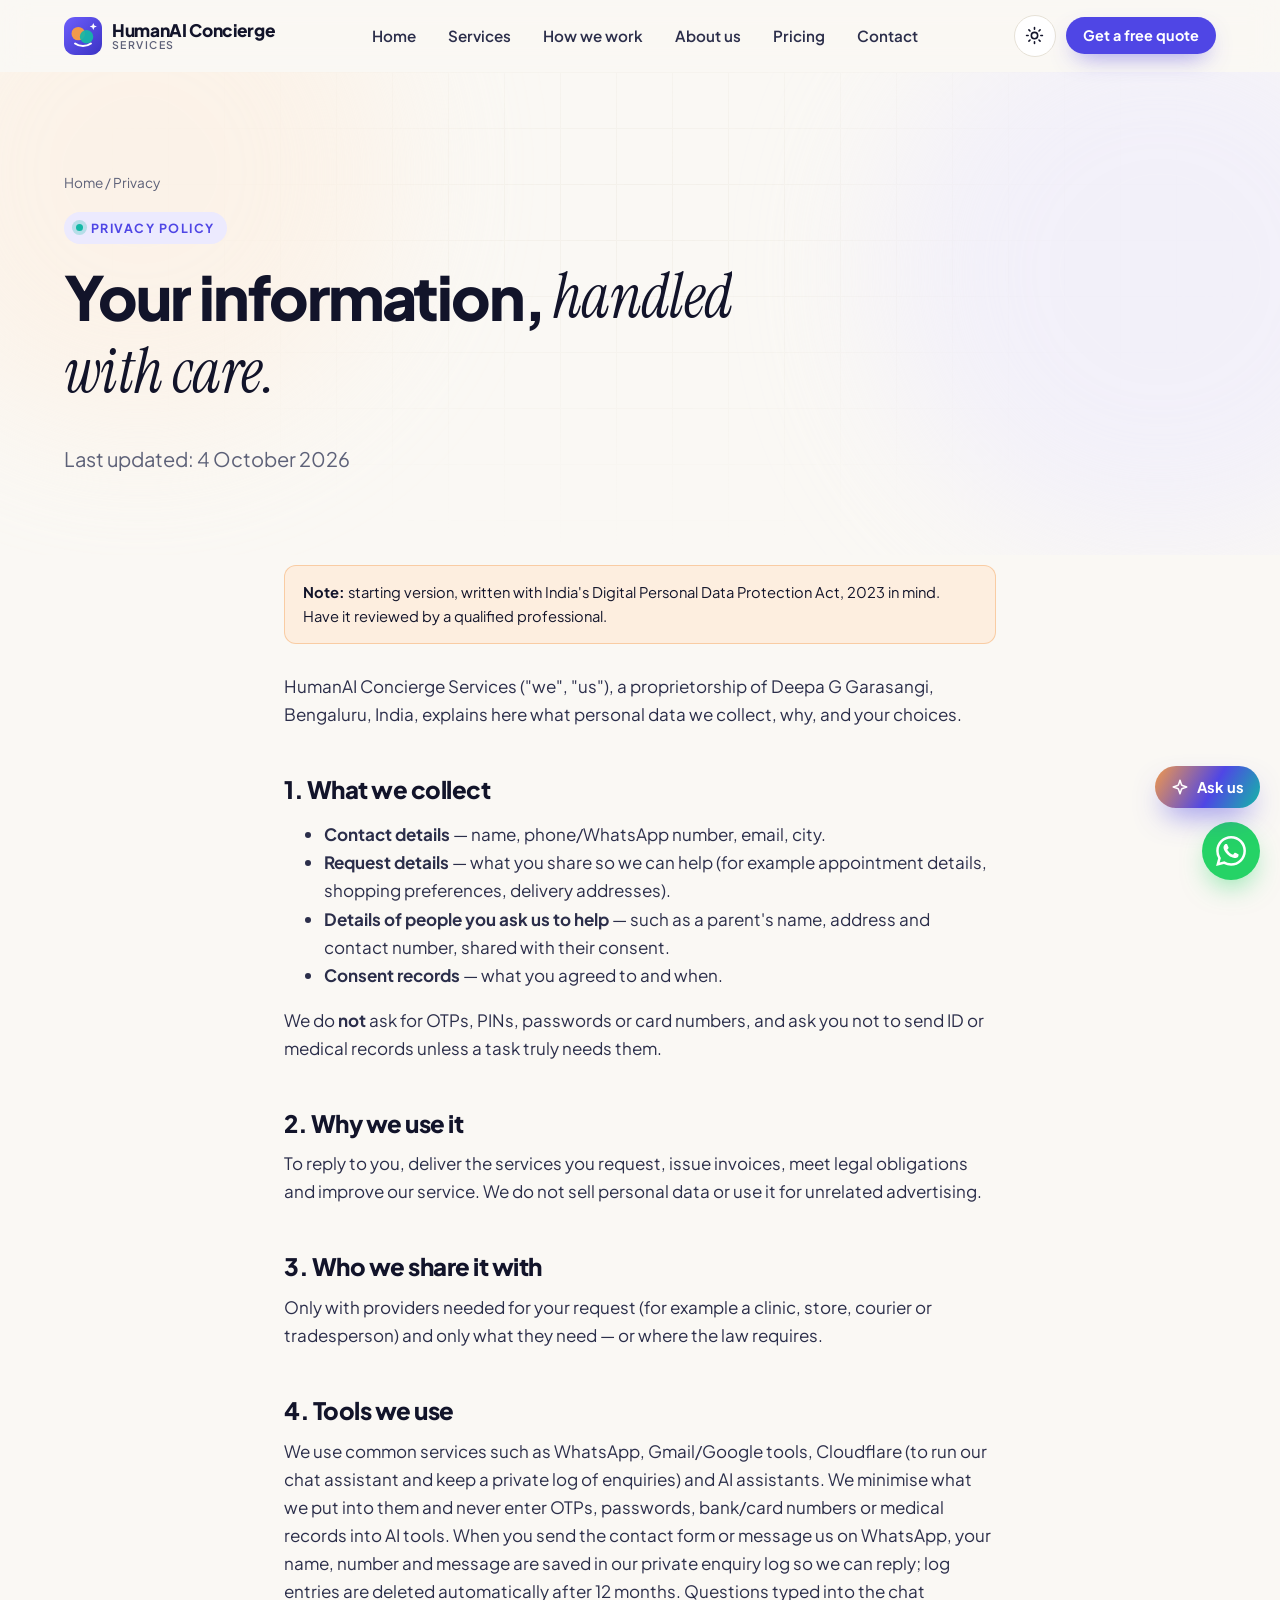
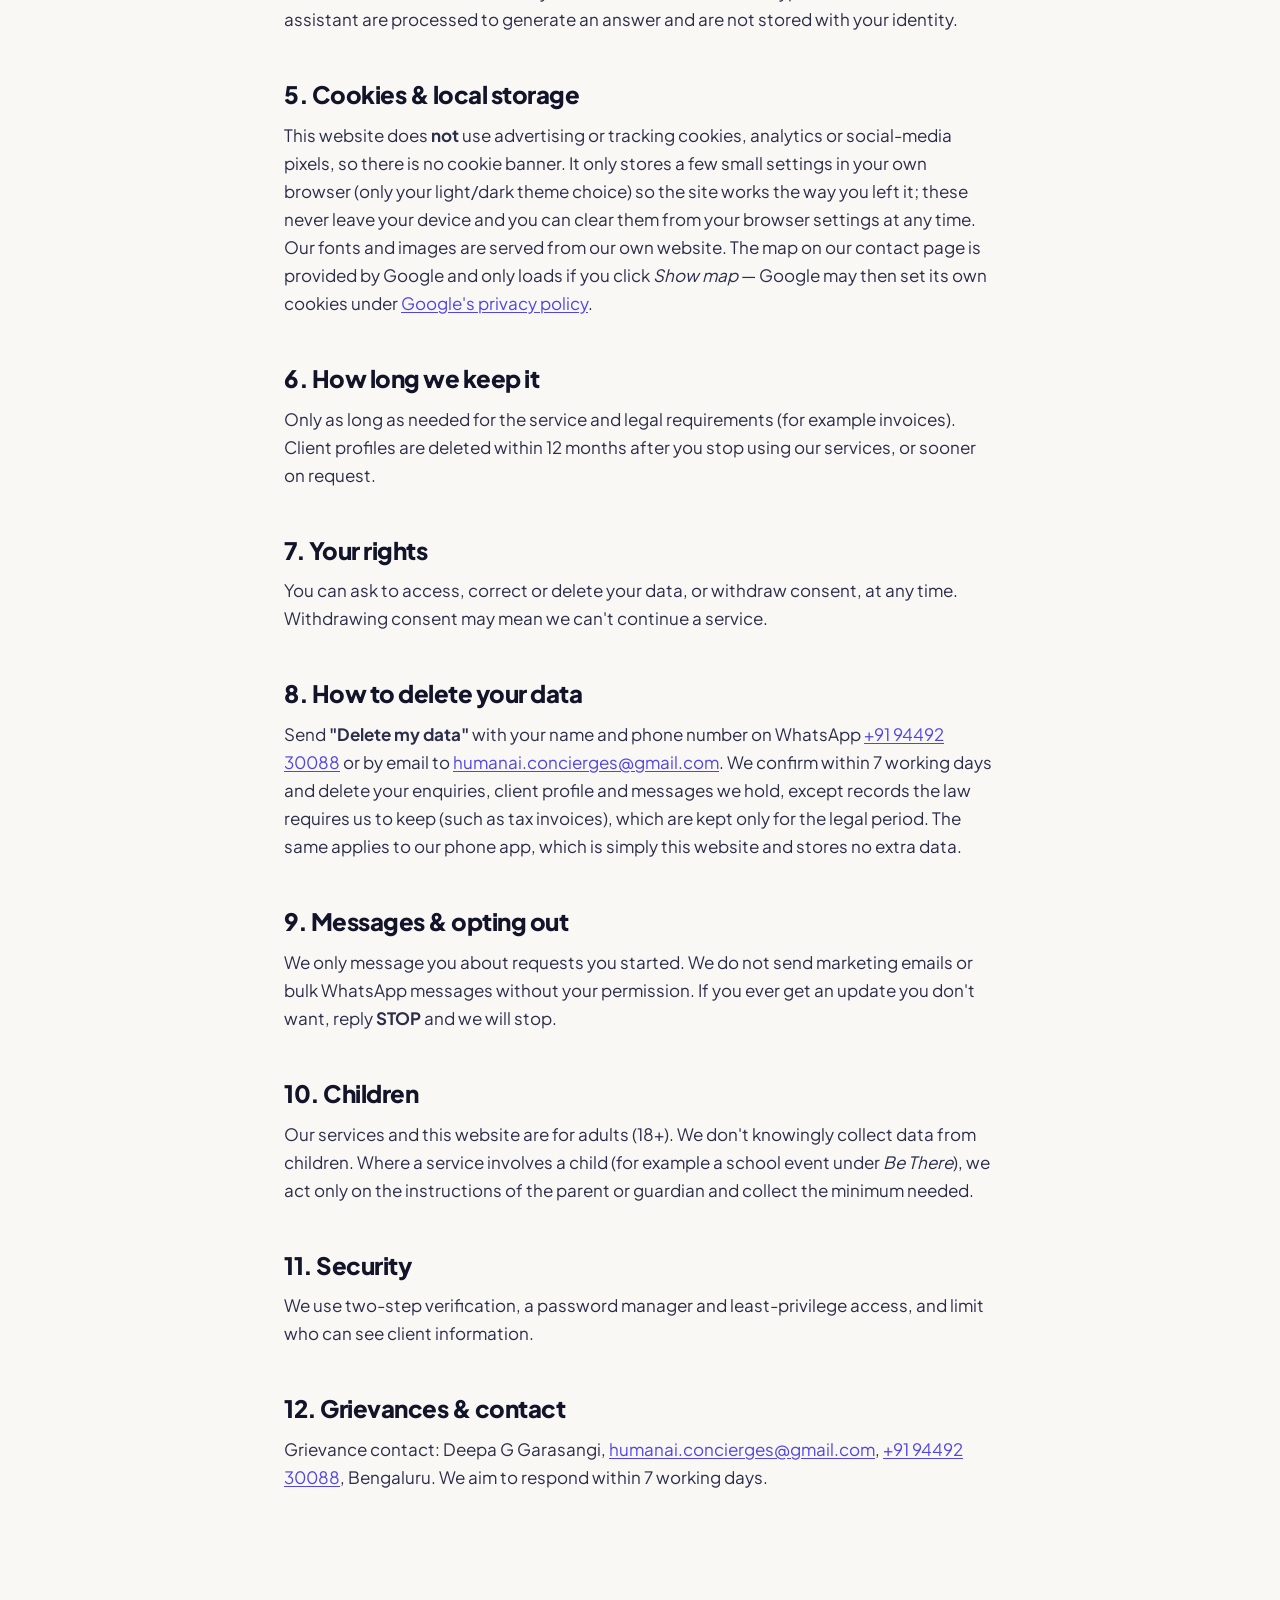
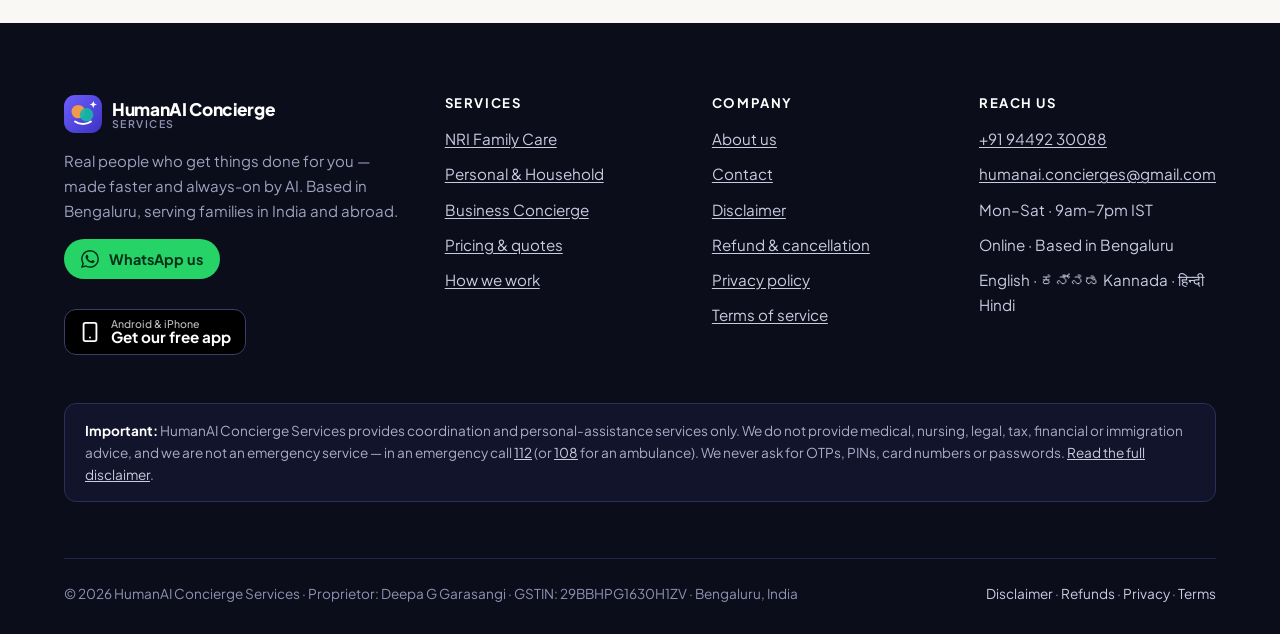
<file: privacy.html>
<!doctype html>
<html lang="en-IN" class="no-js">
<head>
  <meta charset="utf-8">
  <meta name="viewport" content="width=device-width, initial-scale=1">
  <title>Privacy policy · HumanAI Concierge</title>
  <meta name="description" content="How HumanAI Concierge collects, uses and protects your personal data.">
  <link rel="canonical" href="https://humanaihelp.github.io/privacy.html">
  <meta name="theme-color" content="#4f46e5">
  <meta name="mobile-web-app-capable" content="yes">
  <meta name="apple-mobile-web-app-capable" content="yes">
  <meta name="apple-mobile-web-app-title" content="HumanAI">
  <meta property="og:type" content="website">
  <meta property="og:site_name" content="HumanAI Concierge Services">
  <meta property="og:title" content="Privacy policy · HumanAI Concierge">
  <meta property="og:description" content="How HumanAI Concierge collects, uses and protects your personal data.">
  <meta property="og:url" content="https://humanaihelp.github.io/privacy.html">
  <meta property="og:image" content="https://humanaihelp.github.io/assets/img/og-image.png">
  <meta name="twitter:card" content="summary_large_image">
  <link rel="icon" href="assets/img/favicon.svg" type="image/svg+xml">
  <link rel="apple-touch-icon" href="assets/img/icon-192.png">
  <link rel="manifest" href="site.webmanifest">
  <link rel="preload" href="assets/fonts/plus-jakarta-sans-latin-400-normal.woff2" as="font" type="font/woff2" crossorigin>
  <link rel="stylesheet" href="assets/css/style.css">
  <script>try{var t=localStorage.getItem("hac-theme");if(t)document.documentElement.setAttribute("data-theme",t)}catch(e){}</script>
</head>
<body data-wa="919449230088">
  <div class="progress" aria-hidden="true"></div>
  <a class="skip-link" href="#main">Skip to content</a>
  <header class="site-header">
    <nav class="container nav" aria-label="Main">
      <a class="brand" href="index.html" aria-label="HumanAI Concierge home">
        <img class="brand-mark" src="assets/img/logo.svg" alt="" width="38" height="38">
        <span class="brand-name">HumanAI Concierge<small>Services</small></span>
      </a>
      <ul class="nav-links" id="nav-links">
        <li><a href="index.html">Home</a></li>
        <li><a href="services.html">Services</a></li>
        <li><a href="how-we-work.html">How we work</a></li>
        <li><a href="team.html">About us</a></li>
        <li><a href="pricing.html">Pricing</a></li>
        <li><a href="contact.html">Contact</a></li>
      </ul>
      <div class="nav-actions">
        <button class="icon-btn theme-toggle" type="button" aria-label="Toggle dark mode"><svg class="sun" viewBox="0 0 24 24" fill="none" stroke="currentColor" stroke-width="2" stroke-linecap="round" stroke-linejoin="round" aria-hidden="true"><circle cx="12" cy="12" r="4"/><path d="M12 2v2M12 20v2M4.93 4.93l1.41 1.41M17.66 17.66l1.41 1.41M2 12h2M20 12h2M6.34 17.66l-1.41 1.41M19.07 4.93l-1.41 1.41"/></svg><svg class="moon" viewBox="0 0 24 24" fill="none" stroke="currentColor" stroke-width="2" stroke-linecap="round" stroke-linejoin="round" aria-hidden="true"><path d="M12 3a6 6 0 0 0 9 9 9 9 0 1 1-9-9Z"/></svg></button>
        <a class="btn btn-primary btn-sm magnetic" href="contact.html">Get a free quote</a>
        <button class="icon-btn menu-toggle" type="button" aria-label="Open menu" aria-expanded="false" aria-controls="nav-links"><svg viewBox="0 0 24 24" fill="none" stroke="currentColor" stroke-width="2" stroke-linecap="round" stroke-linejoin="round" aria-hidden="true"><path d="M4 6h16M4 12h16M4 18h16"/></svg></button>
      </div>
    </nav>
  </header>

  <main id="main">

    <section class="page-hero">
      <div class="hero-bg" aria-hidden="true"><div class="grid-lines"></div><div class="blob b1"></div><div class="blob b2"></div></div>
      <div class="container reveal">
        <div class="crumbs"><a href="index.html">Home</a> / Privacy</div>
        <span class="eyebrow"><span class="dot"></span> Privacy policy</span>
        <h1 data-split>Your information, <span class="serif">handled with care.</span></h1>
        <p class="lead">Last updated: 4 October 2026</p>
      </div>
    </section>
    <section class="section" style="padding-top:10px">
      <div class="container prose">
        <div class="notice"><b>Note:</b> starting version, written with India's Digital Personal Data Protection Act, 2023 in mind. Have it reviewed by a qualified professional.</div>
        <p>HumanAI Concierge Services ("we", "us"), a proprietorship of Deepa G Garasangi, Bengaluru, India, explains here what personal data we collect, why, and your choices.</p>
        <h2>1. What we collect</h2>
        <ul><li><b>Contact details</b> — name, phone/WhatsApp number, email, city.</li><li><b>Request details</b> — what you share so we can help (for example appointment details, shopping preferences, delivery addresses).</li><li><b>Details of people you ask us to help</b> — such as a parent's name, address and contact number, shared with their consent.</li><li><b>Consent records</b> — what you agreed to and when.</li></ul>
        <p>We do <b>not</b> ask for OTPs, PINs, passwords or card numbers, and ask you not to send ID or medical records unless a task truly needs them.</p>
        <h2>2. Why we use it</h2>
        <p>To reply to you, deliver the services you request, issue invoices, meet legal obligations and improve our service. We do not sell personal data or use it for unrelated advertising.</p>
        <h2>3. Who we share it with</h2>
        <p>Only with providers needed for your request (for example a clinic, store, courier or tradesperson) and only what they need — or where the law requires.</p>
        <h2>4. Tools we use</h2>
        <p>We use common services such as WhatsApp, Gmail/Google tools, Cloudflare (to run our chat assistant and keep a private log of enquiries) and AI assistants. We minimise what we put into them and never enter OTPs, passwords, bank/card numbers or medical records into AI tools. When you send the contact form or message us on WhatsApp, your name, number and message are saved in our private enquiry log so we can reply; log entries are deleted automatically after 12 months. Questions typed into the chat assistant are processed to generate an answer and are not stored with your identity.</p>
        <h2>5. Cookies &amp; local storage</h2>
        <p>This website does <b>not</b> use advertising or tracking cookies, analytics or social-media pixels, so there is no cookie banner. It only stores a few small settings in your own browser (only your light/dark theme choice) so the site works the way you left it; these never leave your device and you can clear them from your browser settings at any time. Our fonts and images are served from our own website. The map on our contact page is provided by Google and only loads if you click <i>Show map</i> — Google may then set its own cookies under <a href="https://policies.google.com/privacy" target="_blank" rel="noopener">Google's privacy policy</a>.</p>
        <h2>6. How long we keep it</h2>
        <p>Only as long as needed for the service and legal requirements (for example invoices). Client profiles are deleted within 12 months after you stop using our services, or sooner on request.</p>
        <h2>7. Your rights</h2>
        <p>You can ask to access, correct or delete your data, or withdraw consent, at any time. Withdrawing consent may mean we can't continue a service.</p>
        <h2 id="delete">8. How to delete your data</h2>
        <p>Send <b>"Delete my data"</b> with your name and phone number on WhatsApp <a href="https://wa.me/919449230088?text=Delete%20my%20data.%20Name%3A%20" target="_blank" rel="noopener">+91 94492 30088</a> or by email to <a href="mailto:humanai.concierges@gmail.com?subject=Delete%20my%20data">humanai.concierges@gmail.com</a>. We confirm within 7 working days and delete your enquiries, client profile and messages we hold, except records the law requires us to keep (such as tax invoices), which are kept only for the legal period. The same applies to our phone app, which is simply this website and stores no extra data.</p>
        <h2>9. Messages &amp; opting out</h2>
        <p>We only message you about requests you started. We do not send marketing emails or bulk WhatsApp messages without your permission. If you ever get an update you don't want, reply <b>STOP</b> and we will stop.</p>
        <h2>10. Children</h2>
        <p>Our services and this website are for adults (18+). We don't knowingly collect data from children. Where a service involves a child (for example a school event under <i>Be There</i>), we act only on the instructions of the parent or guardian and collect the minimum needed.</p>
        <h2>11. Security</h2>
        <p>We use two-step verification, a password manager and least-privilege access, and limit who can see client information.</p>
        <h2>12. Grievances &amp; contact</h2>
        <p>Grievance contact: Deepa G Garasangi, <a href="mailto:humanai.concierges@gmail.com">humanai.concierges@gmail.com</a>, <a href="tel:+919449230088">+91 94492 30088</a>, Bengaluru. We aim to respond within 7 working days.</p>
      </div>
    </section>

  </main>

  <footer class="site-footer">
    <div class="container">
      <div class="foot-grid">
        <div>
          <a class="brand" href="index.html">
            <img class="brand-mark" src="assets/img/logo.svg" alt="" width="38" height="38">
            <span class="brand-name">HumanAI Concierge<small>Services</small></span>
          </a>
          <p class="foot-about">Real people who get things done for you — made faster and always-on by AI. Based in Bengaluru, serving families in India and abroad.</p>
          <div class="btn-row"><a class="btn btn-wa btn-sm" href="https://wa.me/919449230088?text=Hi%20HumanAI%20Concierge%21%20I%27d%20like%20to%20know%20more." target="_blank" rel="noopener"><svg viewBox="0 0 24 24" fill="currentColor" aria-hidden="true"><path d="M.057 24l1.687-6.163a11.867 11.867 0 01-1.587-5.946C.16 5.335 5.495 0 12.05 0a11.817 11.817 0 018.413 3.488 11.824 11.824 0 013.48 8.414c-.003 6.557-5.338 11.892-11.893 11.892a11.9 11.9 0 01-5.688-1.448L.057 24zm6.597-3.807c1.676.995 3.276 1.591 5.392 1.592 5.448 0 9.886-4.434 9.889-9.885.002-5.462-4.415-9.89-9.881-9.892-5.452 0-9.887 4.434-9.889 9.884-.001 2.225.651 3.891 1.746 5.634l-.999 3.648 3.742-.981zm11.387-5.464c-.074-.124-.272-.198-.57-.347-.297-.149-1.758-.868-2.031-.967-.272-.099-.47-.149-.669.149-.198.297-.768.967-.941 1.165-.173.198-.347.223-.644.074-.297-.149-1.255-.462-2.39-1.475-.883-.788-1.48-1.761-1.653-2.059-.173-.297-.018-.458.13-.606.134-.133.297-.347.446-.521.151-.172.2-.296.3-.495.099-.198.05-.372-.025-.521-.075-.148-.669-1.611-.916-2.206-.242-.579-.487-.501-.669-.51l-.57-.01c-.198 0-.52.074-.792.372s-1.04 1.016-1.04 2.479 1.065 2.876 1.213 3.074c.149.198 2.095 3.2 5.076 4.487.709.306 1.263.489 1.694.626.712.226 1.36.194 1.872.118.571-.085 1.758-.719 2.006-1.413.248-.695.248-1.29.173-1.414z"/></svg> WhatsApp us</a>
            <a class="btn btn-light btn-sm" data-site="google-review" href="#" target="_blank" rel="noopener" hidden>★ Review us on Google</a>
            <a class="btn btn-light btn-sm" data-site="google-maps" href="#" target="_blank" rel="noopener" hidden>📍 Google Maps</a></div>
          <div class="foot-social">
            <a data-site="instagram" href="#" target="_blank" rel="noopener" aria-label="Instagram" hidden><svg viewBox="0 0 24 24" fill="none" stroke="currentColor" stroke-width="2" stroke-linecap="round" stroke-linejoin="round" aria-hidden="true"><rect x="2" y="2" width="20" height="20" rx="5"/><circle cx="12" cy="12" r="4"/><circle cx="17.5" cy="6.5" r="1"/></svg></a>
            <a data-site="facebook" href="#" target="_blank" rel="noopener" aria-label="Facebook" hidden><svg viewBox="0 0 24 24" fill="none" stroke="currentColor" stroke-width="2" stroke-linecap="round" stroke-linejoin="round" aria-hidden="true"><path d="M18 2h-3a5 5 0 0 0-5 5v3H7v4h3v8h4v-8h3l1-4h-4V7a1 1 0 0 1 1-1h3z"/></svg></a>
            <a data-site="linkedin" href="#" target="_blank" rel="noopener" aria-label="LinkedIn" hidden><svg viewBox="0 0 24 24" fill="none" stroke="currentColor" stroke-width="2" stroke-linecap="round" stroke-linejoin="round" aria-hidden="true"><path d="M16 8a6 6 0 0 1 6 6v7h-4v-7a2 2 0 0 0-4 0v7h-4v-7a6 6 0 0 1 6-6zM2 9h4v12H2z"/><circle cx="4" cy="4" r="2"/></svg></a>
          </div>
          <div class="foot-app">
            <a class="app-badge" href="app.html"><svg viewBox="0 0 24 24" fill="none" stroke="currentColor" stroke-width="2" stroke-linecap="round" stroke-linejoin="round" aria-hidden="true"><rect x="5" y="2" width="14" height="20" rx="2"/><path d="M12 18h.01"/></svg><span><small>Android &amp; iPhone</small>Get our free app</span></a>
            <a class="app-badge" data-site="play-store" href="#" target="_blank" rel="noopener" hidden><svg viewBox="0 0 24 24" fill="none" stroke="currentColor" stroke-width="2" stroke-linecap="round" stroke-linejoin="round" aria-hidden="true"><rect x="5" y="2" width="14" height="20" rx="2"/><path d="M12 18h.01"/></svg><span><small>Get the app on</small>Google Play</span></a>
            <button class="app-badge" type="button" data-install hidden><svg viewBox="0 0 24 24" fill="none" stroke="currentColor" stroke-width="2" stroke-linecap="round" stroke-linejoin="round" aria-hidden="true"><path d="M21 15v4a2 2 0 0 1-2 2H5a2 2 0 0 1-2-2v-4M7 10l5 5 5-5M12 15V3"/></svg><span><small>Free · no download size</small>Install the app</span></button>
          </div>
        </div>
        <div>
          <h4>Services</h4>
          <ul>
            <li><a href="services.html#nri">NRI Family Care</a></li>
            <li><a href="services.html#personal">Personal &amp; Household</a></li>
            <li><a href="services.html#business">Business Concierge</a></li>
            <li><a href="pricing.html">Pricing &amp; quotes</a></li>
            <li><a href="how-we-work.html">How we work</a></li>
          </ul>
        </div>
        <div>
          <h4>Company</h4>
          <ul>
            <li><a href="team.html">About us</a></li>
            <li><a href="contact.html">Contact</a></li>
            <li><a href="disclaimer.html">Disclaimer</a></li>
            <li><a href="refund-policy.html">Refund &amp; cancellation</a></li>
            <li><a href="privacy.html">Privacy policy</a></li>
            <li><a href="terms.html">Terms of service</a></li>
          </ul>
        </div>
        <div>
          <h4>Reach us</h4>
          <ul>
            <li><a href="tel:+919449230088">+91 94492 30088</a></li>
            <li><a href="mailto:humanai.concierges@gmail.com">humanai.concierges@gmail.com</a></li>
            <li>Mon–Sat · 9am–7pm IST</li>
            <li>Online · Based in Bengaluru</li>
            <li>English · ಕನ್ನಡ Kannada · हिन्दी Hindi</li>
          </ul>
        </div>
      </div>
      <div class="foot-disclaimer">
        <b>Important:</b> HumanAI Concierge Services provides coordination and personal-assistance services only. We do not provide medical, nursing, legal, tax, financial or immigration advice, and we are not an emergency service — in an emergency call <a href="tel:112">112</a> (or <a href="tel:108">108</a> for an ambulance). We never ask for OTPs, PINs, card numbers or passwords. <a href="disclaimer.html">Read the full disclaimer</a>.
      </div>
      <div class="foot-bottom">
        <span>© <span data-year>2026</span> HumanAI Concierge Services · Proprietor: Deepa G Garasangi<span data-site="gstin-wrap"> · GSTIN: <span data-site="gstin">29BBHPG1630H1ZV</span></span> · Bengaluru, India</span>
        <span><a href="disclaimer.html">Disclaimer</a> · <a href="refund-policy.html">Refunds</a> · <a href="privacy.html">Privacy</a> · <a href="terms.html">Terms</a></span>
      </div>
    </div>
  </footer>

  <a class="wa-float" href="https://wa.me/919449230088?text=Hi%20HumanAI%20Concierge%21%20I%27d%20like%20to%20know%20more." target="_blank" rel="noopener" aria-label="Chat on WhatsApp"><svg viewBox="0 0 24 24" fill="currentColor" aria-hidden="true"><path d="M.057 24l1.687-6.163a11.867 11.867 0 01-1.587-5.946C.16 5.335 5.495 0 12.05 0a11.817 11.817 0 018.413 3.488 11.824 11.824 0 013.48 8.414c-.003 6.557-5.338 11.892-11.893 11.892a11.9 11.9 0 01-5.688-1.448L.057 24zm6.597-3.807c1.676.995 3.276 1.591 5.392 1.592 5.448 0 9.886-4.434 9.889-9.885.002-5.462-4.415-9.89-9.881-9.892-5.452 0-9.887 4.434-9.889 9.884-.001 2.225.651 3.891 1.746 5.634l-.999 3.648 3.742-.981zm11.387-5.464c-.074-.124-.272-.198-.57-.347-.297-.149-1.758-.868-2.031-.967-.272-.099-.47-.149-.669.149-.198.297-.768.967-.941 1.165-.173.198-.347.223-.644.074-.297-.149-1.255-.462-2.39-1.475-.883-.788-1.48-1.761-1.653-2.059-.173-.297-.018-.458.13-.606.134-.133.297-.347.446-.521.151-.172.2-.296.3-.495.099-.198.05-.372-.025-.521-.075-.148-.669-1.611-.916-2.206-.242-.579-.487-.501-.669-.51l-.57-.01c-.198 0-.52.074-.792.372s-1.04 1.016-1.04 2.479 1.065 2.876 1.213 3.074c.149.198 2.095 3.2 5.076 4.487.709.306 1.263.489 1.694.626.712.226 1.36.194 1.872.118.571-.085 1.758-.719 2.006-1.413.248-.695.248-1.29.173-1.414z"/></svg></a>
  <script src="assets/js/main.js" defer></script>
  <script src="assets/js/assistant.js" defer></script>
</body>
</html>
</file>
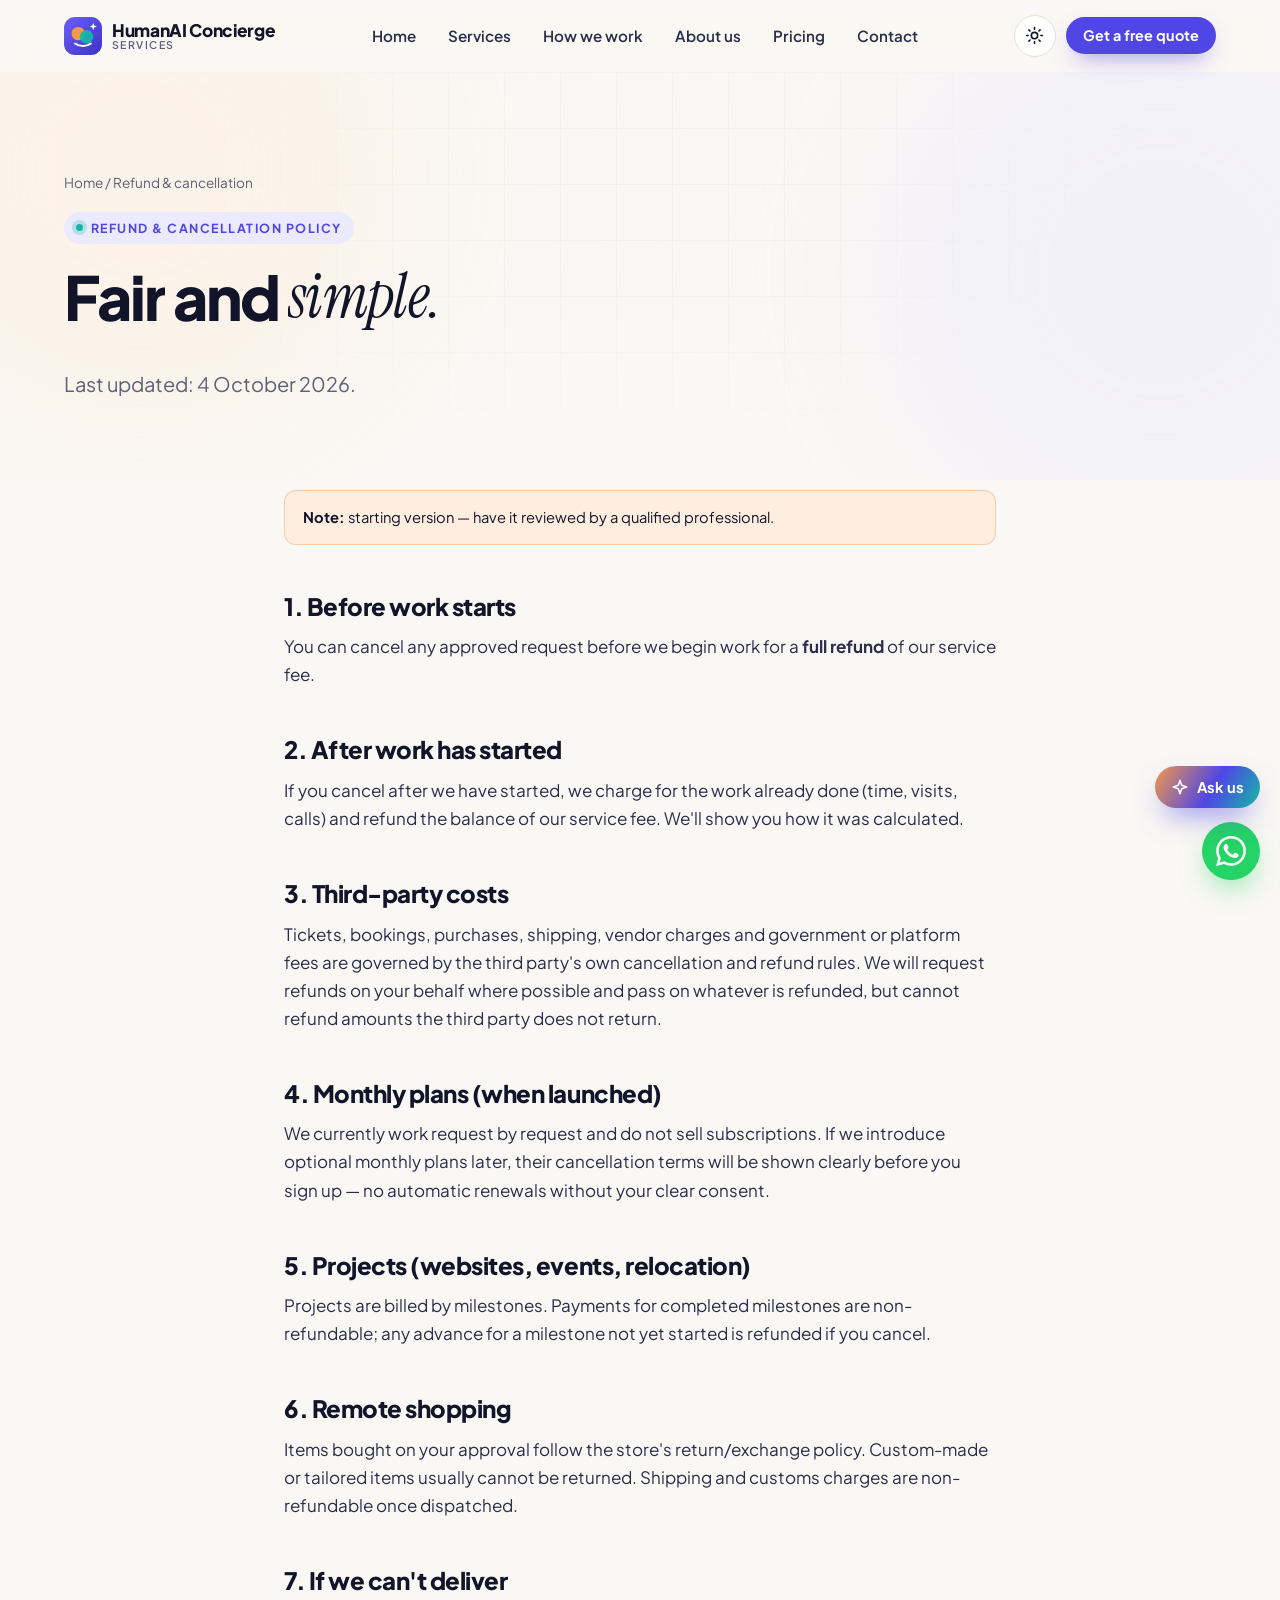
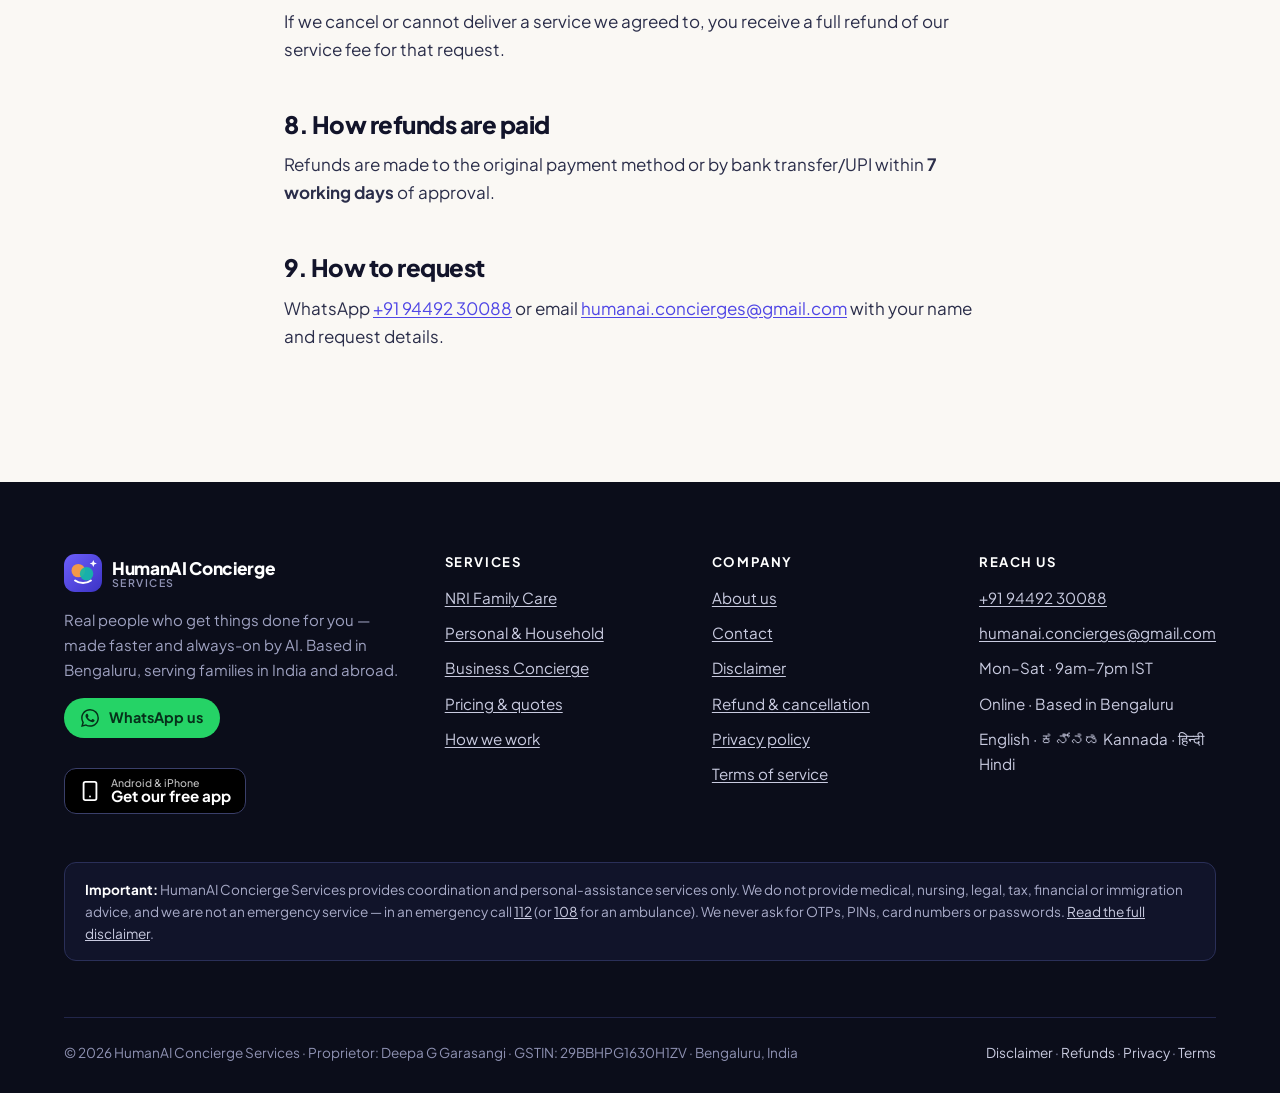
<file: refund-policy.html>
<!doctype html>
<html lang="en-IN" class="no-js">
<head>
  <meta charset="utf-8">
  <meta name="viewport" content="width=device-width, initial-scale=1">
  <title>Refund & cancellation policy · HumanAI Concierge</title>
  <meta name="description" content="Cancellation and refund rules for requests, projects and shopping.">
  <link rel="canonical" href="https://humanaihelp.github.io/refund-policy.html">
  <meta name="theme-color" content="#4f46e5">
  <meta name="mobile-web-app-capable" content="yes">
  <meta name="apple-mobile-web-app-capable" content="yes">
  <meta name="apple-mobile-web-app-title" content="HumanAI">
  <meta property="og:type" content="website">
  <meta property="og:site_name" content="HumanAI Concierge Services">
  <meta property="og:title" content="Refund & cancellation policy · HumanAI Concierge">
  <meta property="og:description" content="Cancellation and refund rules for requests, projects and shopping.">
  <meta property="og:url" content="https://humanaihelp.github.io/refund-policy.html">
  <meta property="og:image" content="https://humanaihelp.github.io/assets/img/og-image.png">
  <meta name="twitter:card" content="summary_large_image">
  <link rel="icon" href="assets/img/favicon.svg" type="image/svg+xml">
  <link rel="apple-touch-icon" href="assets/img/icon-192.png">
  <link rel="manifest" href="site.webmanifest">
  <link rel="preload" href="assets/fonts/plus-jakarta-sans-latin-400-normal.woff2" as="font" type="font/woff2" crossorigin>
  <link rel="stylesheet" href="assets/css/style.css">
  <script>try{var t=localStorage.getItem("hac-theme");if(t)document.documentElement.setAttribute("data-theme",t)}catch(e){}</script>
</head>
<body data-wa="919449230088">
  <div class="progress" aria-hidden="true"></div>
  <a class="skip-link" href="#main">Skip to content</a>
  <header class="site-header">
    <nav class="container nav" aria-label="Main">
      <a class="brand" href="index.html" aria-label="HumanAI Concierge home">
        <img class="brand-mark" src="assets/img/logo.svg" alt="" width="38" height="38">
        <span class="brand-name">HumanAI Concierge<small>Services</small></span>
      </a>
      <ul class="nav-links" id="nav-links">
        <li><a href="index.html">Home</a></li>
        <li><a href="services.html">Services</a></li>
        <li><a href="how-we-work.html">How we work</a></li>
        <li><a href="team.html">About us</a></li>
        <li><a href="pricing.html">Pricing</a></li>
        <li><a href="contact.html">Contact</a></li>
      </ul>
      <div class="nav-actions">
        <button class="icon-btn theme-toggle" type="button" aria-label="Toggle dark mode"><svg class="sun" viewBox="0 0 24 24" fill="none" stroke="currentColor" stroke-width="2" stroke-linecap="round" stroke-linejoin="round" aria-hidden="true"><circle cx="12" cy="12" r="4"/><path d="M12 2v2M12 20v2M4.93 4.93l1.41 1.41M17.66 17.66l1.41 1.41M2 12h2M20 12h2M6.34 17.66l-1.41 1.41M19.07 4.93l-1.41 1.41"/></svg><svg class="moon" viewBox="0 0 24 24" fill="none" stroke="currentColor" stroke-width="2" stroke-linecap="round" stroke-linejoin="round" aria-hidden="true"><path d="M12 3a6 6 0 0 0 9 9 9 9 0 1 1-9-9Z"/></svg></button>
        <a class="btn btn-primary btn-sm magnetic" href="contact.html">Get a free quote</a>
        <button class="icon-btn menu-toggle" type="button" aria-label="Open menu" aria-expanded="false" aria-controls="nav-links"><svg viewBox="0 0 24 24" fill="none" stroke="currentColor" stroke-width="2" stroke-linecap="round" stroke-linejoin="round" aria-hidden="true"><path d="M4 6h16M4 12h16M4 18h16"/></svg></button>
      </div>
    </nav>
  </header>

  <main id="main">

    <section class="page-hero">
      <div class="hero-bg" aria-hidden="true"><div class="grid-lines"></div><div class="blob b1"></div><div class="blob b2"></div></div>
      <div class="container reveal">
        <div class="crumbs"><a href="index.html">Home</a> / Refund &amp; cancellation</div>
        <span class="eyebrow"><span class="dot"></span> Refund &amp; cancellation policy</span>
        <h1 data-split>Fair and <span class="serif">simple.</span></h1>
        <p class="lead">Last updated: 4 October 2026.</p>
      </div>
    </section>
    <section class="section" style="padding-top:10px">
      <div class="container prose">
        <div class="notice"><b>Note:</b> starting version — have it reviewed by a qualified professional.</div>
        <h2>1. Before work starts</h2>
        <p>You can cancel any approved request before we begin work for a <b>full refund</b> of our service fee.</p>
        <h2>2. After work has started</h2>
        <p>If you cancel after we have started, we charge for the work already done (time, visits, calls) and refund the balance of our service fee. We'll show you how it was calculated.</p>
        <h2>3. Third-party costs</h2>
        <p>Tickets, bookings, purchases, shipping, vendor charges and government or platform fees are governed by the third party's own cancellation and refund rules. We will request refunds on your behalf where possible and pass on whatever is refunded, but cannot refund amounts the third party does not return.</p>
        <h2>4. Monthly plans (when launched)</h2>
        <p>We currently work request by request and do not sell subscriptions. If we introduce optional monthly plans later, their cancellation terms will be shown clearly before you sign up — no automatic renewals without your clear consent.</p>
        <h2>5. Projects (websites, events, relocation)</h2>
        <p>Projects are billed by milestones. Payments for completed milestones are non-refundable; any advance for a milestone not yet started is refunded if you cancel.</p>
        <h2>6. Remote shopping</h2>
        <p>Items bought on your approval follow the store's return/exchange policy. Custom-made or tailored items usually cannot be returned. Shipping and customs charges are non-refundable once dispatched.</p>
        <h2>7. If we can't deliver</h2>
        <p>If we cancel or cannot deliver a service we agreed to, you receive a full refund of our service fee for that request.</p>
        <h2>8. How refunds are paid</h2>
        <p>Refunds are made to the original payment method or by bank transfer/UPI within <b>7 working days</b> of approval.</p>
        <h2>9. How to request</h2>
        <p>WhatsApp <a href="https://wa.me/919449230088?text=Hi%2C%20I%20would%20like%20to%20request%20a%20cancellation/refund." target="_blank" rel="noopener">+91 94492 30088</a> or email <a href="mailto:humanai.concierges@gmail.com">humanai.concierges@gmail.com</a> with your name and request details.</p>
      </div>
    </section>

  </main>

  <footer class="site-footer">
    <div class="container">
      <div class="foot-grid">
        <div>
          <a class="brand" href="index.html">
            <img class="brand-mark" src="assets/img/logo.svg" alt="" width="38" height="38">
            <span class="brand-name">HumanAI Concierge<small>Services</small></span>
          </a>
          <p class="foot-about">Real people who get things done for you — made faster and always-on by AI. Based in Bengaluru, serving families in India and abroad.</p>
          <div class="btn-row"><a class="btn btn-wa btn-sm" href="https://wa.me/919449230088?text=Hi%20HumanAI%20Concierge%21%20I%27d%20like%20to%20know%20more." target="_blank" rel="noopener"><svg viewBox="0 0 24 24" fill="currentColor" aria-hidden="true"><path d="M.057 24l1.687-6.163a11.867 11.867 0 01-1.587-5.946C.16 5.335 5.495 0 12.05 0a11.817 11.817 0 018.413 3.488 11.824 11.824 0 013.48 8.414c-.003 6.557-5.338 11.892-11.893 11.892a11.9 11.9 0 01-5.688-1.448L.057 24zm6.597-3.807c1.676.995 3.276 1.591 5.392 1.592 5.448 0 9.886-4.434 9.889-9.885.002-5.462-4.415-9.89-9.881-9.892-5.452 0-9.887 4.434-9.889 9.884-.001 2.225.651 3.891 1.746 5.634l-.999 3.648 3.742-.981zm11.387-5.464c-.074-.124-.272-.198-.57-.347-.297-.149-1.758-.868-2.031-.967-.272-.099-.47-.149-.669.149-.198.297-.768.967-.941 1.165-.173.198-.347.223-.644.074-.297-.149-1.255-.462-2.39-1.475-.883-.788-1.48-1.761-1.653-2.059-.173-.297-.018-.458.13-.606.134-.133.297-.347.446-.521.151-.172.2-.296.3-.495.099-.198.05-.372-.025-.521-.075-.148-.669-1.611-.916-2.206-.242-.579-.487-.501-.669-.51l-.57-.01c-.198 0-.52.074-.792.372s-1.04 1.016-1.04 2.479 1.065 2.876 1.213 3.074c.149.198 2.095 3.2 5.076 4.487.709.306 1.263.489 1.694.626.712.226 1.36.194 1.872.118.571-.085 1.758-.719 2.006-1.413.248-.695.248-1.29.173-1.414z"/></svg> WhatsApp us</a>
            <a class="btn btn-light btn-sm" data-site="google-review" href="#" target="_blank" rel="noopener" hidden>★ Review us on Google</a>
            <a class="btn btn-light btn-sm" data-site="google-maps" href="#" target="_blank" rel="noopener" hidden>📍 Google Maps</a></div>
          <div class="foot-social">
            <a data-site="instagram" href="#" target="_blank" rel="noopener" aria-label="Instagram" hidden><svg viewBox="0 0 24 24" fill="none" stroke="currentColor" stroke-width="2" stroke-linecap="round" stroke-linejoin="round" aria-hidden="true"><rect x="2" y="2" width="20" height="20" rx="5"/><circle cx="12" cy="12" r="4"/><circle cx="17.5" cy="6.5" r="1"/></svg></a>
            <a data-site="facebook" href="#" target="_blank" rel="noopener" aria-label="Facebook" hidden><svg viewBox="0 0 24 24" fill="none" stroke="currentColor" stroke-width="2" stroke-linecap="round" stroke-linejoin="round" aria-hidden="true"><path d="M18 2h-3a5 5 0 0 0-5 5v3H7v4h3v8h4v-8h3l1-4h-4V7a1 1 0 0 1 1-1h3z"/></svg></a>
            <a data-site="linkedin" href="#" target="_blank" rel="noopener" aria-label="LinkedIn" hidden><svg viewBox="0 0 24 24" fill="none" stroke="currentColor" stroke-width="2" stroke-linecap="round" stroke-linejoin="round" aria-hidden="true"><path d="M16 8a6 6 0 0 1 6 6v7h-4v-7a2 2 0 0 0-4 0v7h-4v-7a6 6 0 0 1 6-6zM2 9h4v12H2z"/><circle cx="4" cy="4" r="2"/></svg></a>
          </div>
          <div class="foot-app">
            <a class="app-badge" href="app.html"><svg viewBox="0 0 24 24" fill="none" stroke="currentColor" stroke-width="2" stroke-linecap="round" stroke-linejoin="round" aria-hidden="true"><rect x="5" y="2" width="14" height="20" rx="2"/><path d="M12 18h.01"/></svg><span><small>Android &amp; iPhone</small>Get our free app</span></a>
            <a class="app-badge" data-site="play-store" href="#" target="_blank" rel="noopener" hidden><svg viewBox="0 0 24 24" fill="none" stroke="currentColor" stroke-width="2" stroke-linecap="round" stroke-linejoin="round" aria-hidden="true"><rect x="5" y="2" width="14" height="20" rx="2"/><path d="M12 18h.01"/></svg><span><small>Get the app on</small>Google Play</span></a>
            <button class="app-badge" type="button" data-install hidden><svg viewBox="0 0 24 24" fill="none" stroke="currentColor" stroke-width="2" stroke-linecap="round" stroke-linejoin="round" aria-hidden="true"><path d="M21 15v4a2 2 0 0 1-2 2H5a2 2 0 0 1-2-2v-4M7 10l5 5 5-5M12 15V3"/></svg><span><small>Free · no download size</small>Install the app</span></button>
          </div>
        </div>
        <div>
          <h4>Services</h4>
          <ul>
            <li><a href="services.html#nri">NRI Family Care</a></li>
            <li><a href="services.html#personal">Personal &amp; Household</a></li>
            <li><a href="services.html#business">Business Concierge</a></li>
            <li><a href="pricing.html">Pricing &amp; quotes</a></li>
            <li><a href="how-we-work.html">How we work</a></li>
          </ul>
        </div>
        <div>
          <h4>Company</h4>
          <ul>
            <li><a href="team.html">About us</a></li>
            <li><a href="contact.html">Contact</a></li>
            <li><a href="disclaimer.html">Disclaimer</a></li>
            <li><a href="refund-policy.html">Refund &amp; cancellation</a></li>
            <li><a href="privacy.html">Privacy policy</a></li>
            <li><a href="terms.html">Terms of service</a></li>
          </ul>
        </div>
        <div>
          <h4>Reach us</h4>
          <ul>
            <li><a href="tel:+919449230088">+91 94492 30088</a></li>
            <li><a href="mailto:humanai.concierges@gmail.com">humanai.concierges@gmail.com</a></li>
            <li>Mon–Sat · 9am–7pm IST</li>
            <li>Online · Based in Bengaluru</li>
            <li>English · ಕನ್ನಡ Kannada · हिन्दी Hindi</li>
          </ul>
        </div>
      </div>
      <div class="foot-disclaimer">
        <b>Important:</b> HumanAI Concierge Services provides coordination and personal-assistance services only. We do not provide medical, nursing, legal, tax, financial or immigration advice, and we are not an emergency service — in an emergency call <a href="tel:112">112</a> (or <a href="tel:108">108</a> for an ambulance). We never ask for OTPs, PINs, card numbers or passwords. <a href="disclaimer.html">Read the full disclaimer</a>.
      </div>
      <div class="foot-bottom">
        <span>© <span data-year>2026</span> HumanAI Concierge Services · Proprietor: Deepa G Garasangi<span data-site="gstin-wrap"> · GSTIN: <span data-site="gstin">29BBHPG1630H1ZV</span></span> · Bengaluru, India</span>
        <span><a href="disclaimer.html">Disclaimer</a> · <a href="refund-policy.html">Refunds</a> · <a href="privacy.html">Privacy</a> · <a href="terms.html">Terms</a></span>
      </div>
    </div>
  </footer>

  <a class="wa-float" href="https://wa.me/919449230088?text=Hi%20HumanAI%20Concierge%21%20I%27d%20like%20to%20know%20more." target="_blank" rel="noopener" aria-label="Chat on WhatsApp"><svg viewBox="0 0 24 24" fill="currentColor" aria-hidden="true"><path d="M.057 24l1.687-6.163a11.867 11.867 0 01-1.587-5.946C.16 5.335 5.495 0 12.05 0a11.817 11.817 0 018.413 3.488 11.824 11.824 0 013.48 8.414c-.003 6.557-5.338 11.892-11.893 11.892a11.9 11.9 0 01-5.688-1.448L.057 24zm6.597-3.807c1.676.995 3.276 1.591 5.392 1.592 5.448 0 9.886-4.434 9.889-9.885.002-5.462-4.415-9.89-9.881-9.892-5.452 0-9.887 4.434-9.889 9.884-.001 2.225.651 3.891 1.746 5.634l-.999 3.648 3.742-.981zm11.387-5.464c-.074-.124-.272-.198-.57-.347-.297-.149-1.758-.868-2.031-.967-.272-.099-.47-.149-.669.149-.198.297-.768.967-.941 1.165-.173.198-.347.223-.644.074-.297-.149-1.255-.462-2.39-1.475-.883-.788-1.48-1.761-1.653-2.059-.173-.297-.018-.458.13-.606.134-.133.297-.347.446-.521.151-.172.2-.296.3-.495.099-.198.05-.372-.025-.521-.075-.148-.669-1.611-.916-2.206-.242-.579-.487-.501-.669-.51l-.57-.01c-.198 0-.52.074-.792.372s-1.04 1.016-1.04 2.479 1.065 2.876 1.213 3.074c.149.198 2.095 3.2 5.076 4.487.709.306 1.263.489 1.694.626.712.226 1.36.194 1.872.118.571-.085 1.758-.719 2.006-1.413.248-.695.248-1.29.173-1.414z"/></svg></a>
  <script src="assets/js/main.js" defer></script>
  <script src="assets/js/assistant.js" defer></script>
</body>
</html>
</file>
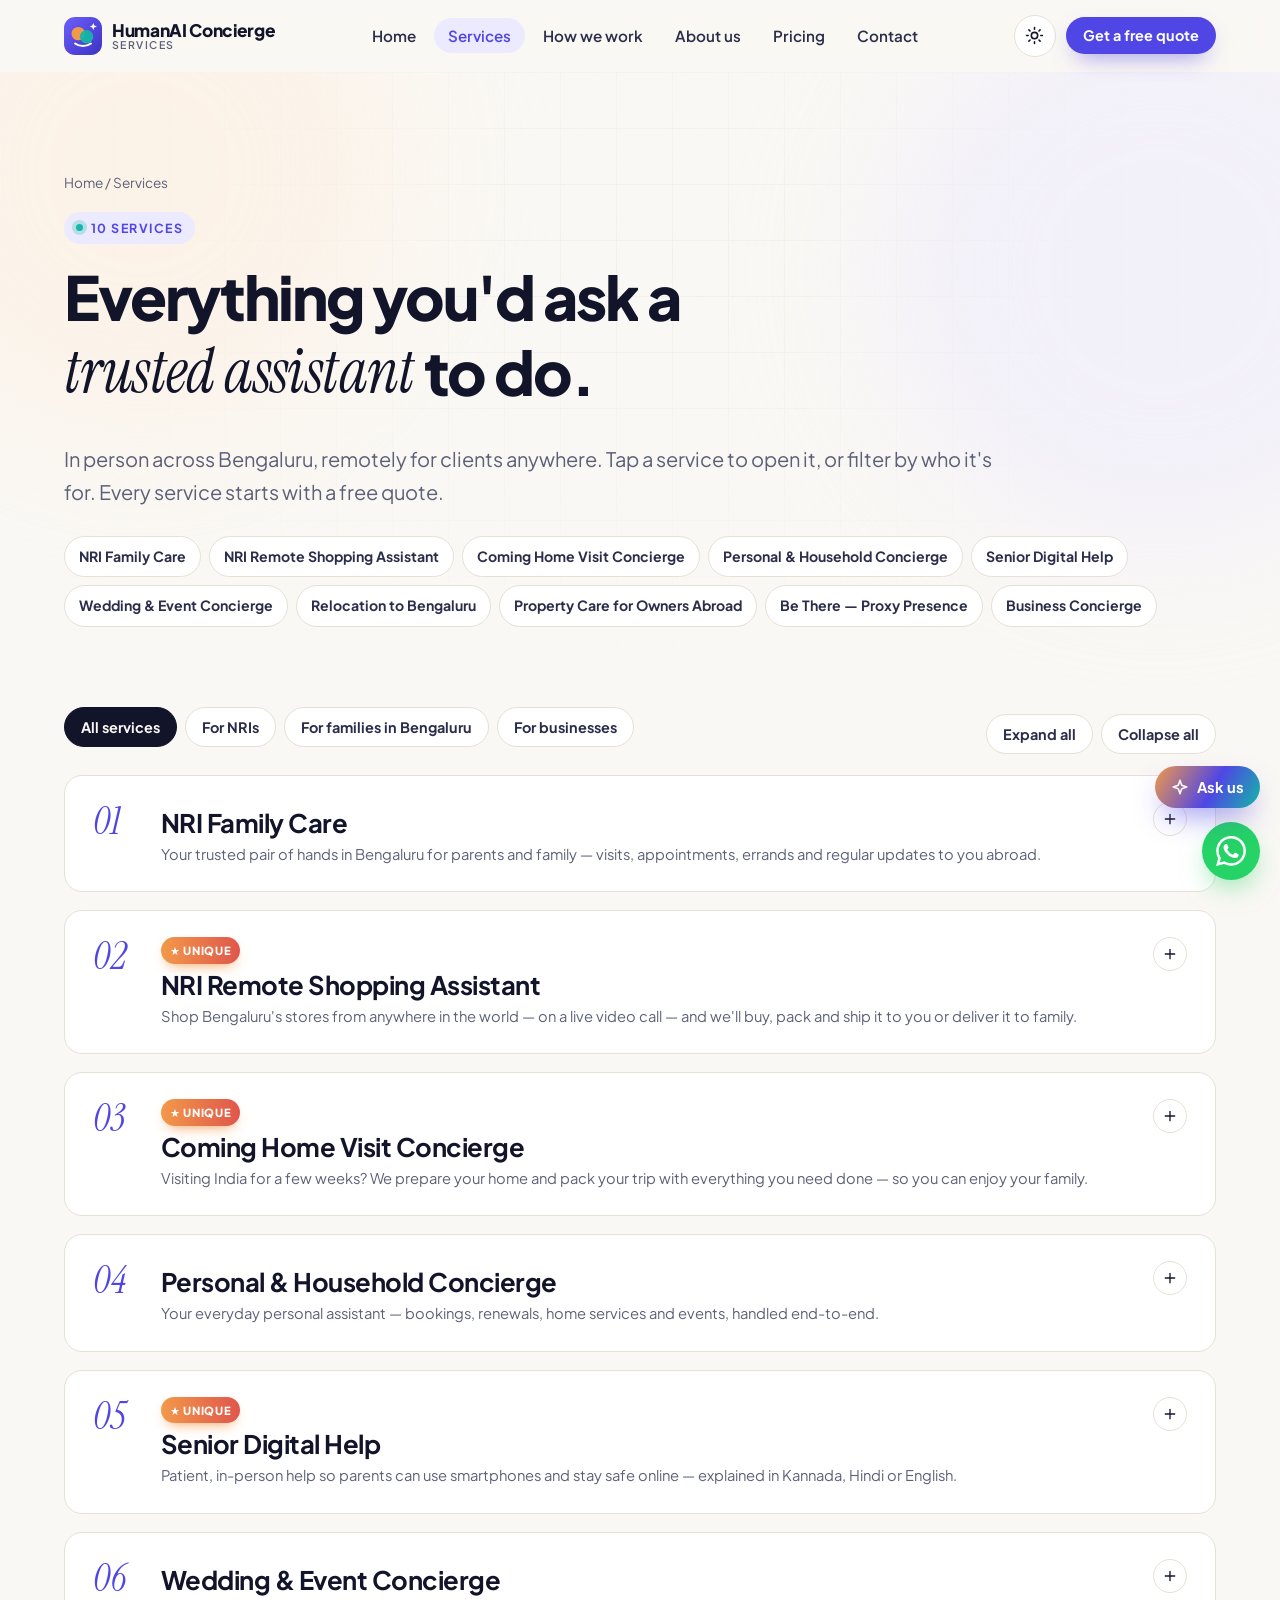
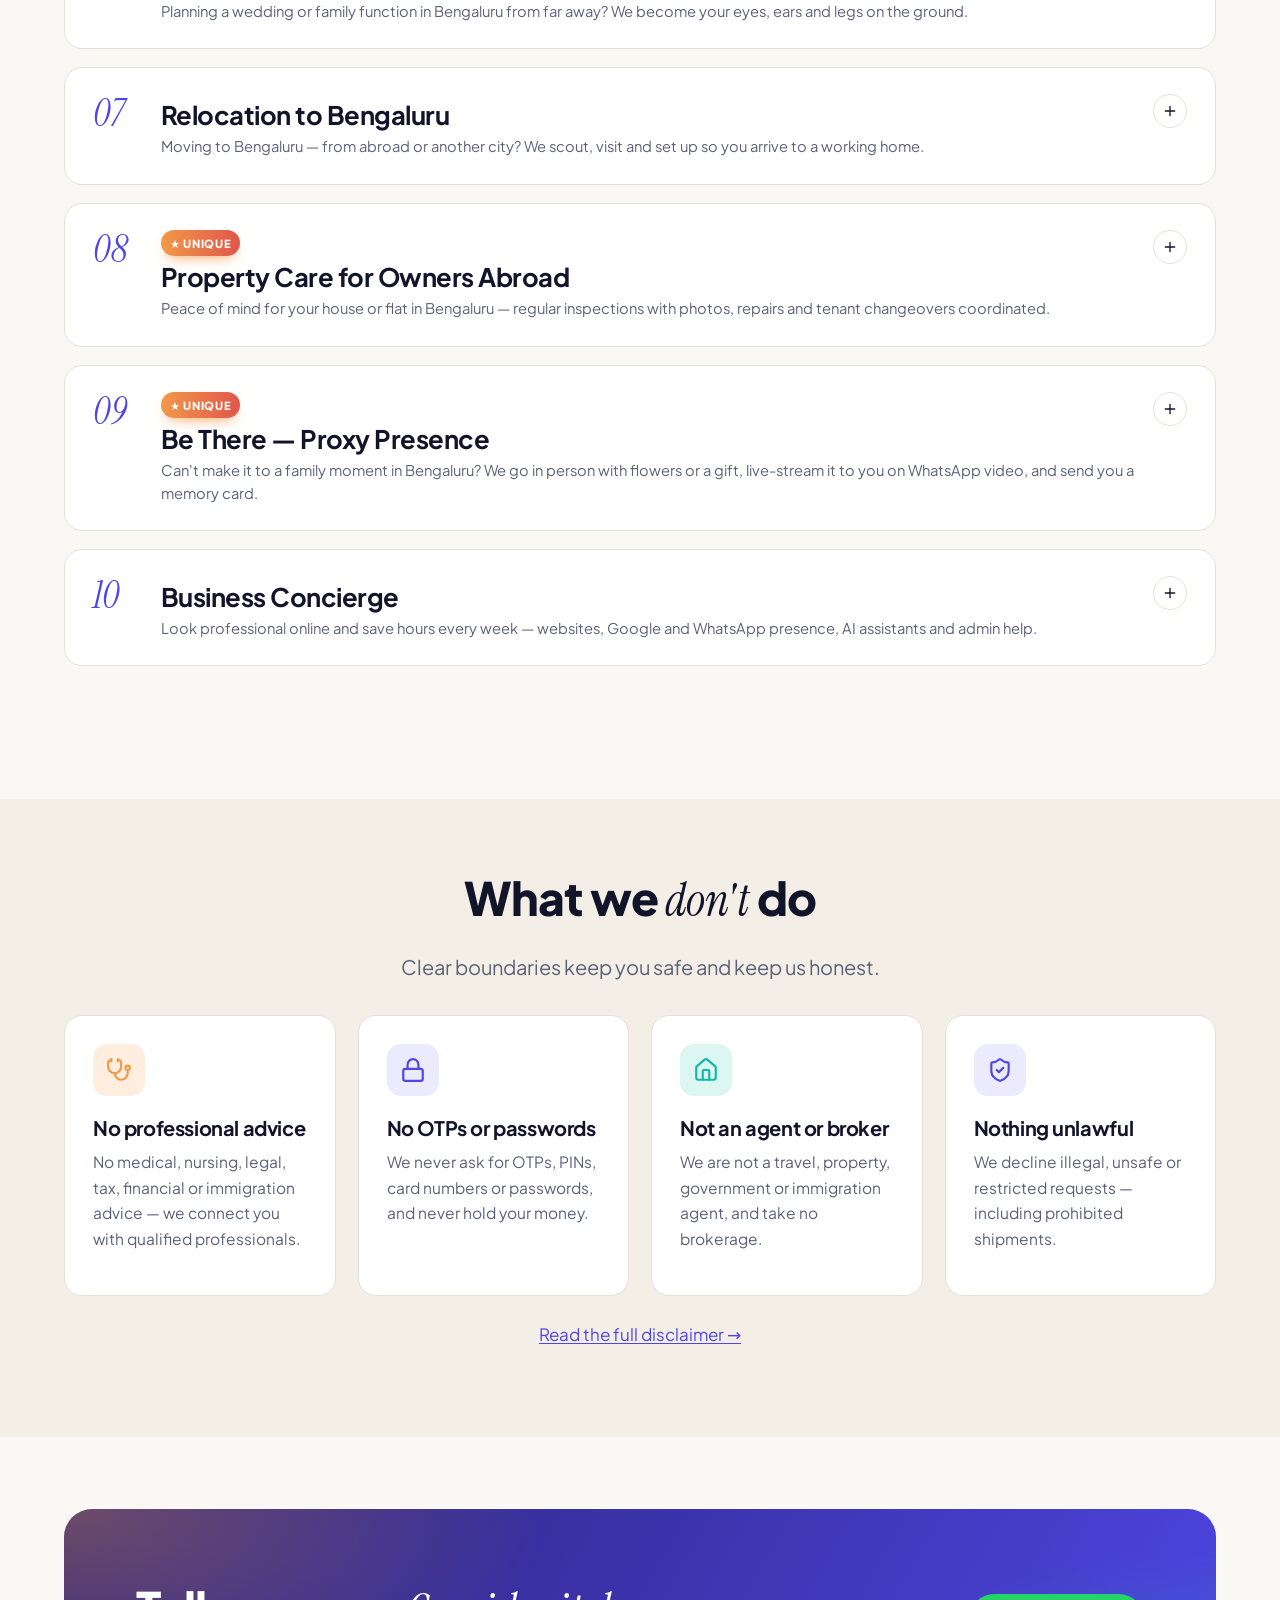
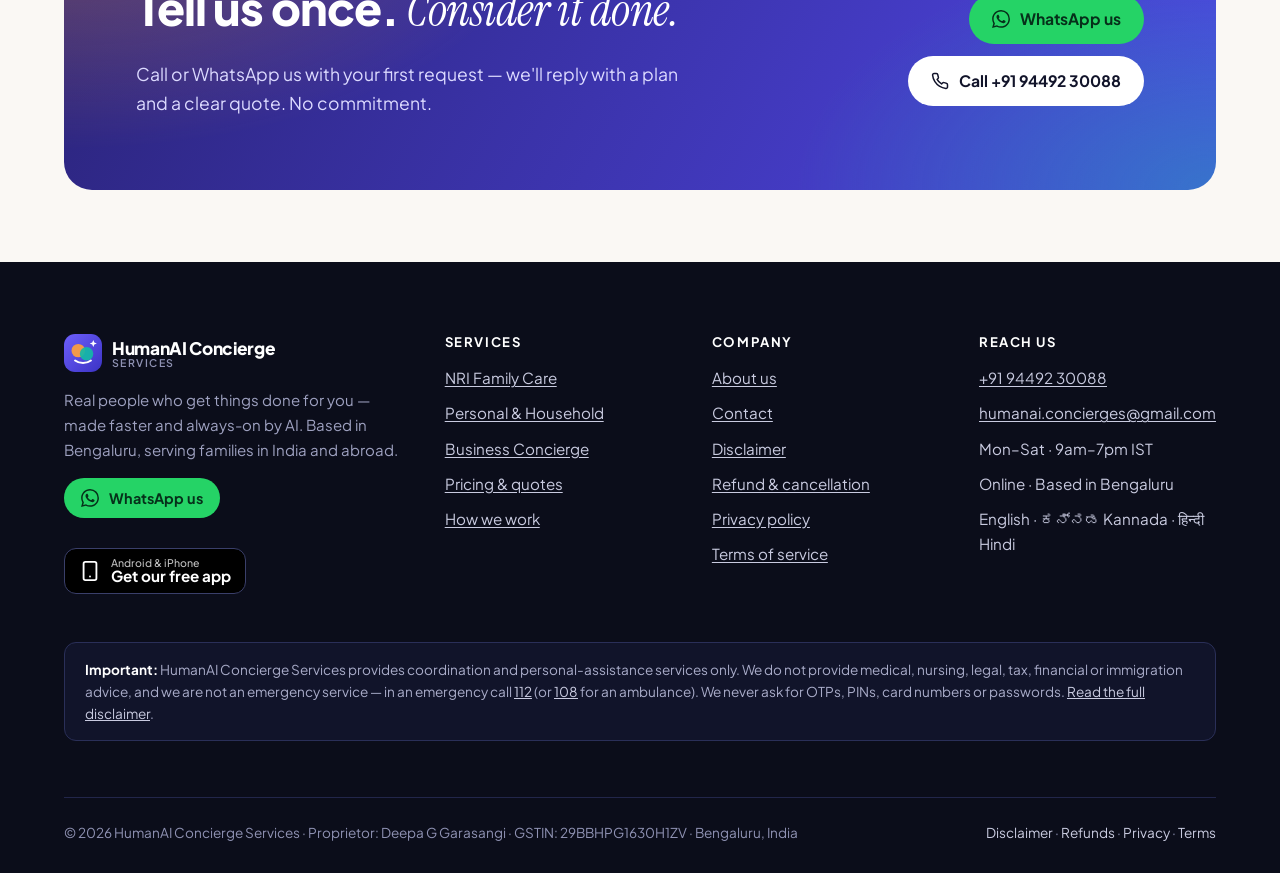
<file: services.html>
<!doctype html>
<html lang="en-IN" class="no-js">
<head>
  <meta charset="utf-8">
  <meta name="viewport" content="width=device-width, initial-scale=1">
  <title>Services · HumanAI Concierge</title>
  <meta name="description" content="Ten concierge services: NRI family care, remote shopping, coming-home visits, household help, senior digital help, weddings, relocation, property care, Be There proxy presence and business concierge.">
  <link rel="canonical" href="https://humanaihelp.github.io/services.html">
  <meta name="theme-color" content="#4f46e5">
  <meta name="mobile-web-app-capable" content="yes">
  <meta name="apple-mobile-web-app-capable" content="yes">
  <meta name="apple-mobile-web-app-title" content="HumanAI">
  <meta property="og:type" content="website">
  <meta property="og:site_name" content="HumanAI Concierge Services">
  <meta property="og:title" content="Services · HumanAI Concierge">
  <meta property="og:description" content="Ten concierge services: NRI family care, remote shopping, coming-home visits, household help, senior digital help, weddings, relocation, property care, Be There proxy presence and business concierge.">
  <meta property="og:url" content="https://humanaihelp.github.io/services.html">
  <meta property="og:image" content="https://humanaihelp.github.io/assets/img/og-image.png">
  <meta name="twitter:card" content="summary_large_image">
  <link rel="icon" href="assets/img/favicon.svg" type="image/svg+xml">
  <link rel="apple-touch-icon" href="assets/img/icon-192.png">
  <link rel="manifest" href="site.webmanifest">
  <link rel="preload" href="assets/fonts/plus-jakarta-sans-latin-400-normal.woff2" as="font" type="font/woff2" crossorigin>
  <link rel="stylesheet" href="assets/css/style.css">
  <script>try{var t=localStorage.getItem("hac-theme");if(t)document.documentElement.setAttribute("data-theme",t)}catch(e){}</script>
</head>
<body data-wa="919449230088">
  <div class="progress" aria-hidden="true"></div>
  <a class="skip-link" href="#main">Skip to content</a>
  <header class="site-header">
    <nav class="container nav" aria-label="Main">
      <a class="brand" href="index.html" aria-label="HumanAI Concierge home">
        <img class="brand-mark" src="assets/img/logo.svg" alt="" width="38" height="38">
        <span class="brand-name">HumanAI Concierge<small>Services</small></span>
      </a>
      <ul class="nav-links" id="nav-links">
        <li><a href="index.html">Home</a></li>
        <li><a href="services.html" aria-current="page">Services</a></li>
        <li><a href="how-we-work.html">How we work</a></li>
        <li><a href="team.html">About us</a></li>
        <li><a href="pricing.html">Pricing</a></li>
        <li><a href="contact.html">Contact</a></li>
      </ul>
      <div class="nav-actions">
        <button class="icon-btn theme-toggle" type="button" aria-label="Toggle dark mode"><svg class="sun" viewBox="0 0 24 24" fill="none" stroke="currentColor" stroke-width="2" stroke-linecap="round" stroke-linejoin="round" aria-hidden="true"><circle cx="12" cy="12" r="4"/><path d="M12 2v2M12 20v2M4.93 4.93l1.41 1.41M17.66 17.66l1.41 1.41M2 12h2M20 12h2M6.34 17.66l-1.41 1.41M19.07 4.93l-1.41 1.41"/></svg><svg class="moon" viewBox="0 0 24 24" fill="none" stroke="currentColor" stroke-width="2" stroke-linecap="round" stroke-linejoin="round" aria-hidden="true"><path d="M12 3a6 6 0 0 0 9 9 9 9 0 1 1-9-9Z"/></svg></button>
        <a class="btn btn-primary btn-sm magnetic" href="contact.html">Get a free quote</a>
        <button class="icon-btn menu-toggle" type="button" aria-label="Open menu" aria-expanded="false" aria-controls="nav-links"><svg viewBox="0 0 24 24" fill="none" stroke="currentColor" stroke-width="2" stroke-linecap="round" stroke-linejoin="round" aria-hidden="true"><path d="M4 6h16M4 12h16M4 18h16"/></svg></button>
      </div>
    </nav>
  </header>

  <main id="main">

    <section class="page-hero">
      <div class="hero-bg" aria-hidden="true"><div class="grid-lines"></div><div class="blob b1"></div><div class="blob b2"></div></div>
      <div class="container reveal">
        <div class="crumbs"><a href="index.html">Home</a> / Services</div>
        <span class="eyebrow"><span class="dot"></span> 10 services</span>
        <h1 data-split>Everything you'd ask a <span class="serif">trusted assistant</span> to do.</h1>
        <p class="lead">In person across Bengaluru, remotely for clients anywhere. Tap a service to open it, or filter by who it's for. Every service starts with a free quote.</p>
        <nav class="jump" aria-label="Jump to service"><a href="#nri">NRI Family Care</a><a href="#shopping">NRI Remote Shopping Assistant</a><a href="#homecoming">Coming Home Visit Concierge</a><a href="#personal">Personal &amp; Household Concierge</a><a href="#senior-digital">Senior Digital Help</a><a href="#wedding">Wedding &amp; Event Concierge</a><a href="#relocation">Relocation to Bengaluru</a><a href="#property">Property Care for Owners Abroad</a><a href="#be-there">Be There — Proxy Presence</a><a href="#business">Business Concierge</a></nav>
      </div>
    </section>
    <section class="section" style="padding-top:20px">
      <div class="container">
        <div style="display:flex;justify-content:space-between;gap:12px;flex-wrap:wrap;align-items:center">
          <div class="filters reveal" data-filter-group="#svc-list" role="group" aria-label="Filter services"><button class="chip" type="button" data-filter="all" aria-pressed="true">All services</button><button class="chip" type="button" data-filter="nri" aria-pressed="false">For NRIs</button><button class="chip" type="button" data-filter="family" aria-pressed="false">For families in Bengaluru</button><button class="chip" type="button" data-filter="business" aria-pressed="false">For businesses</button></div>
          <div class="acc-controls"><button class="chip" type="button" data-acc-all="open" data-target="#svc-list">Expand all</button><button class="chip" type="button" data-acc-all="close" data-target="#svc-list">Collapse all</button></div>
        </div>
        <div id="svc-list">
        <div class="acc svc-acc spot reveal" id="nri" data-tags="nri family">
          <button class="acc-head" type="button" aria-expanded="false">
            <span class="num">01</span>
            <span><span class="meta"></span><h3>NRI Family Care</h3><p>Your trusted pair of hands in Bengaluru for parents and family — visits, appointments, errands and regular updates to you abroad.</p></span>
            <span class="acc-toggle"><svg viewBox="0 0 24 24" fill="none" stroke="currentColor" stroke-width="2" stroke-linecap="round" stroke-linejoin="round" aria-hidden="true"><path d="M12 5v14M5 12h14"/></svg></span>
          </button>
          <div class="acc-panel"><div class="acc-inner"><div class="acc-content">
            <div class="svc-cols">
              <div><h4 style="margin-bottom:14px">What's included</h4><ul class="sub-list"><li><div><b>Parent check-in visits & calls</b><span>Scheduled home visits and friendly calls, with a short update to you after each one.</span></div></li><li><div><b>Doctor appointments & accompaniment</b><span>Booking, transport and accompanying your parents; visit notes shared with you.</span></div></li><li><div><b>Medicine refills & health-check reminders</b><span>Reminders and pharmacy coordination; lab test bookings at home or nearby.</span></div></li><li><div><b>Home repairs & maintenance</b><span>Electricians, plumbers, carpenters, appliance service — arranged and supervised.</span></div></li><li><div><b>Document pickup & courier</b><span>Collecting and couriering documents, cheques or parcels between family members.</span></div></li><li><div><b>Festival & birthday surprises</b><span>Cakes, flowers, sweets and gifts delivered to your family on the day.</span></div></li><li><div><b>Family Report</b><span>A one-page PDF summary of everything we did — visits, appointments, refills, repairs and what's coming up — so you can see everything at a glance.</span></div></li></ul></div>
              <div>
                <div class="mini"><h4>Ideal for</h4><p style="margin:0;font-size:.94rem">NRIs with parents in Bengaluru; families in other cities with relatives here</p></div>
                <div class="disc-box "><svg viewBox="0 0 24 24" fill="none" stroke="currentColor" stroke-width="2" stroke-linecap="round" stroke-linejoin="round" aria-hidden="true"><path d="M20 13c0 5-3.5 7.5-7.66 8.95a1 1 0 0 1-.67-.01C7.5 20.5 4 18 4 13V6a1 1 0 0 1 1-1c2 0 4.5-1.2 6.24-2.72a1.17 1.17 0 0 1 1.52 0C14.51 3.81 17 5 19 5a1 1 0 0 1 1 1z"/><path d="m9 12 2 2 4-4"/></svg><p>We coordinate care; we are not a medical, nursing or emergency service and do not give medical advice. Visits and accompaniment happen only with the consent of the person being visited.</p></div>
                <div class="acc-actions" style="margin-top:16px">
                  <a class="btn btn-wa btn-sm" href="https://wa.me/919449230088?text=Hi%20HumanAI%20Concierge%21%20I%20would%20like%20a%20quote%20for%3A%20NRI%20Family%20Care" target="_blank" rel="noopener"><svg viewBox="0 0 24 24" fill="currentColor" aria-hidden="true"><path d="M.057 24l1.687-6.163a11.867 11.867 0 01-1.587-5.946C.16 5.335 5.495 0 12.05 0a11.817 11.817 0 018.413 3.488 11.824 11.824 0 013.48 8.414c-.003 6.557-5.338 11.892-11.893 11.892a11.9 11.9 0 01-5.688-1.448L.057 24zm6.597-3.807c1.676.995 3.276 1.591 5.392 1.592 5.448 0 9.886-4.434 9.889-9.885.002-5.462-4.415-9.89-9.881-9.892-5.452 0-9.887 4.434-9.889 9.884-.001 2.225.651 3.891 1.746 5.634l-.999 3.648 3.742-.981zm11.387-5.464c-.074-.124-.272-.198-.57-.347-.297-.149-1.758-.868-2.031-.967-.272-.099-.47-.149-.669.149-.198.297-.768.967-.941 1.165-.173.198-.347.223-.644.074-.297-.149-1.255-.462-2.39-1.475-.883-.788-1.48-1.761-1.653-2.059-.173-.297-.018-.458.13-.606.134-.133.297-.347.446-.521.151-.172.2-.296.3-.495.099-.198.05-.372-.025-.521-.075-.148-.669-1.611-.916-2.206-.242-.579-.487-.501-.669-.51l-.57-.01c-.198 0-.52.074-.792.372s-1.04 1.016-1.04 2.479 1.065 2.876 1.213 3.074c.149.198 2.095 3.2 5.076 4.487.709.306 1.263.489 1.694.626.712.226 1.36.194 1.872.118.571-.085 1.758-.719 2.006-1.413.248-.695.248-1.29.173-1.414z"/></svg> Quote on WhatsApp</a>
                  <a class="btn btn-ghost btn-sm" href="contact.html?service=nri">Contact form</a>
                </div>
              </div>
            </div>
          </div></div></div>
        </div>
        <div class="acc svc-acc spot reveal" id="shopping" data-tags="nri family">
          <button class="acc-head" type="button" aria-expanded="false">
            <span class="num">02</span>
            <span><span class="meta"><span class="star">★ Unique</span></span><h3>NRI Remote Shopping Assistant</h3><p>Shop Bengaluru's stores from anywhere in the world — on a live video call — and we'll buy, pack and ship it to you or deliver it to family.</p></span>
            <span class="acc-toggle"><svg viewBox="0 0 24 24" fill="none" stroke="currentColor" stroke-width="2" stroke-linecap="round" stroke-linejoin="round" aria-hidden="true"><path d="M12 5v14M5 12h14"/></svg></span>
          </button>
          <div class="acc-panel"><div class="acc-inner"><div class="acc-content">
            <div class="svc-cols">
              <div><h4 style="margin-bottom:14px">What's included</h4><ul class="sub-list"><li><div><b>Live video shopping</b><span>We visit the store and you choose on a video call — sarees, silk, jewellery, ethnic wear, décor.</span></div></li><li><div><b>Buy & ship abroad</b><span>Clothes, books, puja items, snacks and ayurvedic products packed and couriered to you.</span></div></li><li><div><b>Wedding & festival shopping</b><span>Trousseau, return gifts, Diwali, Ugadi and Sankranti hampers.</span></div></li><li><div><b>Tailoring coordination</b><span>Fabric, measurements, stitching, trials and dispatch handled end-to-end.</span></div></li><li><div><b>Quality check before you buy</b><span>We inspect an item in person in Bengaluru before you pay online.</span></div></li><li><div><b>Gifts for family in India</b><span>You pick on video; we deliver to your loved ones with a personal note.</span></div></li></ul></div>
              <div>
                <div class="mini"><h4>Ideal for</h4><p style="margin:0;font-size:.94rem">NRIs, especially before weddings and festivals</p></div>
                <div class="disc-box "><svg viewBox="0 0 24 24" fill="none" stroke="currentColor" stroke-width="2" stroke-linecap="round" stroke-linejoin="round" aria-hidden="true"><path d="M20 13c0 5-3.5 7.5-7.66 8.95a1 1 0 0 1-.67-.01C7.5 20.5 4 18 4 13V6a1 1 0 0 1 1-1c2 0 4.5-1.2 6.24-2.72a1.17 1.17 0 0 1 1.52 0C14.51 3.81 17 5 19 5a1 1 0 0 1 1 1z"/><path d="m9 12 2 2 4-4"/></svg><p>Shipping is subject to courier rules and the customs and import laws of the destination country, which the buyer is responsible for. Product warranties are provided by the seller. We do not buy prohibited, restricted or counterfeit items.</p></div>
                <div class="acc-actions" style="margin-top:16px">
                  <a class="btn btn-wa btn-sm" href="https://wa.me/919449230088?text=Hi%20HumanAI%20Concierge%21%20I%20would%20like%20a%20quote%20for%3A%20NRI%20Remote%20Shopping%20Assistant" target="_blank" rel="noopener"><svg viewBox="0 0 24 24" fill="currentColor" aria-hidden="true"><path d="M.057 24l1.687-6.163a11.867 11.867 0 01-1.587-5.946C.16 5.335 5.495 0 12.05 0a11.817 11.817 0 018.413 3.488 11.824 11.824 0 013.48 8.414c-.003 6.557-5.338 11.892-11.893 11.892a11.9 11.9 0 01-5.688-1.448L.057 24zm6.597-3.807c1.676.995 3.276 1.591 5.392 1.592 5.448 0 9.886-4.434 9.889-9.885.002-5.462-4.415-9.89-9.881-9.892-5.452 0-9.887 4.434-9.889 9.884-.001 2.225.651 3.891 1.746 5.634l-.999 3.648 3.742-.981zm11.387-5.464c-.074-.124-.272-.198-.57-.347-.297-.149-1.758-.868-2.031-.967-.272-.099-.47-.149-.669.149-.198.297-.768.967-.941 1.165-.173.198-.347.223-.644.074-.297-.149-1.255-.462-2.39-1.475-.883-.788-1.48-1.761-1.653-2.059-.173-.297-.018-.458.13-.606.134-.133.297-.347.446-.521.151-.172.2-.296.3-.495.099-.198.05-.372-.025-.521-.075-.148-.669-1.611-.916-2.206-.242-.579-.487-.501-.669-.51l-.57-.01c-.198 0-.52.074-.792.372s-1.04 1.016-1.04 2.479 1.065 2.876 1.213 3.074c.149.198 2.095 3.2 5.076 4.487.709.306 1.263.489 1.694.626.712.226 1.36.194 1.872.118.571-.085 1.758-.719 2.006-1.413.248-.695.248-1.29.173-1.414z"/></svg> Quote on WhatsApp</a>
                  <a class="btn btn-ghost btn-sm" href="contact.html?service=shopping">Contact form</a>
                </div>
              </div>
            </div>
          </div></div></div>
        </div>
        <div class="acc svc-acc spot reveal" id="homecoming" data-tags="nri">
          <button class="acc-head" type="button" aria-expanded="false">
            <span class="num">03</span>
            <span><span class="meta"><span class="star">★ Unique</span></span><h3>Coming Home Visit Concierge</h3><p>Visiting India for a few weeks? We prepare your home and pack your trip with everything you need done — so you can enjoy your family.</p></span>
            <span class="acc-toggle"><svg viewBox="0 0 24 24" fill="none" stroke="currentColor" stroke-width="2" stroke-linecap="round" stroke-linejoin="round" aria-hidden="true"><path d="M12 5v14M5 12h14"/></svg></span>
          </button>
          <div class="acc-panel"><div class="acc-inner"><div class="acc-content">
            <div class="svc-cols">
              <div><h4 style="margin-bottom:14px">What's included</h4><ul class="sub-list"><li><div><b>Airport pickup & drop</b><span>Reliable cab booked and tracked for your arrival and departure.</span></div></li><li><div><b>Home ready before you land</b><span>Deep cleaning, groceries and fridge stocked, essentials ready.</span></div></li><li><div><b>SIM, cab & local transport</b><span>Indian SIM guidance, cab apps and drivers arranged for your stay.</span></div></li><li><div><b>Appointments packed into your trip</b><span>Doctor, dental, eye and wellness appointments scheduled in advance.</span></div></li><li><div><b>Bank, property & document visits</b><span>Appointments booked and planned so nothing is missed.</span></div></li><li><div><b>Family functions & short trips</b><span>Pooja, get-togethers, weekend getaways planned around your dates.</span></div></li></ul></div>
              <div>
                <div class="mini"><h4>Ideal for</h4><p style="margin:0;font-size:.94rem">NRIs and their families visiting Bengaluru</p></div>
                <div class="disc-box "><svg viewBox="0 0 24 24" fill="none" stroke="currentColor" stroke-width="2" stroke-linecap="round" stroke-linejoin="round" aria-hidden="true"><path d="M20 13c0 5-3.5 7.5-7.66 8.95a1 1 0 0 1-.67-.01C7.5 20.5 4 18 4 13V6a1 1 0 0 1 1-1c2 0 4.5-1.2 6.24-2.72a1.17 1.17 0 0 1 1.52 0C14.51 3.81 17 5 19 5a1 1 0 0 1 1 1z"/><path d="m9 12 2 2 4-4"/></svg><p>We schedule and coordinate; we are not a travel agent, bank or government agent. Approvals, appointments and availability depend on third parties.</p></div>
                <div class="acc-actions" style="margin-top:16px">
                  <a class="btn btn-wa btn-sm" href="https://wa.me/919449230088?text=Hi%20HumanAI%20Concierge%21%20I%20would%20like%20a%20quote%20for%3A%20Coming%20Home%20Visit%20Concierge" target="_blank" rel="noopener"><svg viewBox="0 0 24 24" fill="currentColor" aria-hidden="true"><path d="M.057 24l1.687-6.163a11.867 11.867 0 01-1.587-5.946C.16 5.335 5.495 0 12.05 0a11.817 11.817 0 018.413 3.488 11.824 11.824 0 013.48 8.414c-.003 6.557-5.338 11.892-11.893 11.892a11.9 11.9 0 01-5.688-1.448L.057 24zm6.597-3.807c1.676.995 3.276 1.591 5.392 1.592 5.448 0 9.886-4.434 9.889-9.885.002-5.462-4.415-9.89-9.881-9.892-5.452 0-9.887 4.434-9.889 9.884-.001 2.225.651 3.891 1.746 5.634l-.999 3.648 3.742-.981zm11.387-5.464c-.074-.124-.272-.198-.57-.347-.297-.149-1.758-.868-2.031-.967-.272-.099-.47-.149-.669.149-.198.297-.768.967-.941 1.165-.173.198-.347.223-.644.074-.297-.149-1.255-.462-2.39-1.475-.883-.788-1.48-1.761-1.653-2.059-.173-.297-.018-.458.13-.606.134-.133.297-.347.446-.521.151-.172.2-.296.3-.495.099-.198.05-.372-.025-.521-.075-.148-.669-1.611-.916-2.206-.242-.579-.487-.501-.669-.51l-.57-.01c-.198 0-.52.074-.792.372s-1.04 1.016-1.04 2.479 1.065 2.876 1.213 3.074c.149.198 2.095 3.2 5.076 4.487.709.306 1.263.489 1.694.626.712.226 1.36.194 1.872.118.571-.085 1.758-.719 2.006-1.413.248-.695.248-1.29.173-1.414z"/></svg> Quote on WhatsApp</a>
                  <a class="btn btn-ghost btn-sm" href="contact.html?service=homecoming">Contact form</a>
                </div>
              </div>
            </div>
          </div></div></div>
        </div>
        <div class="acc svc-acc spot reveal" id="personal" data-tags="family">
          <button class="acc-head" type="button" aria-expanded="false">
            <span class="num">04</span>
            <span><span class="meta"></span><h3>Personal &amp; Household Concierge</h3><p>Your everyday personal assistant — bookings, renewals, home services and events, handled end-to-end.</p></span>
            <span class="acc-toggle"><svg viewBox="0 0 24 24" fill="none" stroke="currentColor" stroke-width="2" stroke-linecap="round" stroke-linejoin="round" aria-hidden="true"><path d="M12 5v14M5 12h14"/></svg></span>
          </button>
          <div class="acc-panel"><div class="acc-inner"><div class="acc-content">
            <div class="svc-cols">
              <div><h4 style="margin-bottom:14px">What's included</h4><ul class="sub-list"><li><div><b>Travel & hotel bookings</b><span>Options compared and booked to your preferences and budget.</span></div></li><li><div><b>Renewal reminders</b><span>Insurance, vehicle, passport and subscription renewals tracked for you.</span></div></li><li><div><b>Home services</b><span>Electricians, plumbers, cleaning, pest control and movers arranged.</span></div></li><li><div><b>Appointments</b><span>Restaurants, salons, service centres and more.</span></div></li><li><div><b>Gifts & small events</b><span>Birthdays, anniversaries and celebrations planned and coordinated.</span></div></li><li><div><b>Errands</b><span>Pickups, drop-offs and queue-standing where possible.</span></div></li></ul></div>
              <div>
                <div class="mini"><h4>Ideal for</h4><p style="margin:0;font-size:.94rem">Working professionals, young families, seniors living independently</p></div>
                <div class="disc-box "><svg viewBox="0 0 24 24" fill="none" stroke="currentColor" stroke-width="2" stroke-linecap="round" stroke-linejoin="round" aria-hidden="true"><path d="M20 13c0 5-3.5 7.5-7.66 8.95a1 1 0 0 1-.67-.01C7.5 20.5 4 18 4 13V6a1 1 0 0 1 1-1c2 0 4.5-1.2 6.24-2.72a1.17 1.17 0 0 1 1.52 0C14.51 3.81 17 5 19 5a1 1 0 0 1 1 1z"/><path d="m9 12 2 2 4-4"/></svg><p>Bookings are subject to the terms of airlines, hotels and vendors. We are not a travel agent or government agent and cannot guarantee availability or approvals.</p></div>
                <div class="acc-actions" style="margin-top:16px">
                  <a class="btn btn-wa btn-sm" href="https://wa.me/919449230088?text=Hi%20HumanAI%20Concierge%21%20I%20would%20like%20a%20quote%20for%3A%20Personal%20%26%20Household%20Concierge" target="_blank" rel="noopener"><svg viewBox="0 0 24 24" fill="currentColor" aria-hidden="true"><path d="M.057 24l1.687-6.163a11.867 11.867 0 01-1.587-5.946C.16 5.335 5.495 0 12.05 0a11.817 11.817 0 018.413 3.488 11.824 11.824 0 013.48 8.414c-.003 6.557-5.338 11.892-11.893 11.892a11.9 11.9 0 01-5.688-1.448L.057 24zm6.597-3.807c1.676.995 3.276 1.591 5.392 1.592 5.448 0 9.886-4.434 9.889-9.885.002-5.462-4.415-9.89-9.881-9.892-5.452 0-9.887 4.434-9.889 9.884-.001 2.225.651 3.891 1.746 5.634l-.999 3.648 3.742-.981zm11.387-5.464c-.074-.124-.272-.198-.57-.347-.297-.149-1.758-.868-2.031-.967-.272-.099-.47-.149-.669.149-.198.297-.768.967-.941 1.165-.173.198-.347.223-.644.074-.297-.149-1.255-.462-2.39-1.475-.883-.788-1.48-1.761-1.653-2.059-.173-.297-.018-.458.13-.606.134-.133.297-.347.446-.521.151-.172.2-.296.3-.495.099-.198.05-.372-.025-.521-.075-.148-.669-1.611-.916-2.206-.242-.579-.487-.501-.669-.51l-.57-.01c-.198 0-.52.074-.792.372s-1.04 1.016-1.04 2.479 1.065 2.876 1.213 3.074c.149.198 2.095 3.2 5.076 4.487.709.306 1.263.489 1.694.626.712.226 1.36.194 1.872.118.571-.085 1.758-.719 2.006-1.413.248-.695.248-1.29.173-1.414z"/></svg> Quote on WhatsApp</a>
                  <a class="btn btn-ghost btn-sm" href="contact.html?service=personal">Contact form</a>
                </div>
              </div>
            </div>
          </div></div></div>
        </div>
        <div class="acc svc-acc spot reveal" id="senior-digital" data-tags="nri family">
          <button class="acc-head" type="button" aria-expanded="false">
            <span class="num">05</span>
            <span><span class="meta"><span class="star">★ Unique</span></span><h3>Senior Digital Help</h3><p>Patient, in-person help so parents can use smartphones and stay safe online — explained in Kannada, Hindi or English.</p></span>
            <span class="acc-toggle"><svg viewBox="0 0 24 24" fill="none" stroke="currentColor" stroke-width="2" stroke-linecap="round" stroke-linejoin="round" aria-hidden="true"><path d="M12 5v14M5 12h14"/></svg></span>
          </button>
          <div class="acc-panel"><div class="acc-inner"><div class="acc-content">
            <div class="svc-cols">
              <div><h4 style="margin-bottom:14px">What's included</h4><ul class="sub-list"><li><div><b>Smartphone & video-call setup</b><span>WhatsApp, video calling and contacts set up so family can stay in touch.</span></div></li><li><div><b>Safe UPI & online payments</b><span>How to pay safely, check before paying and spot fake requests.</span></div></li><li><div><b>Scam & fraud awareness</b><span>Simple rules for calls, messages and links that ask for OTPs or money.</span></div></li><li><div><b>Useful apps explained</b><span>YouTube, telemedicine, cab and grocery apps — step by step.</span></div></li><li><div><b>Device health check</b><span>Updates, storage clean-up, backups and screen-lock set up.</span></div></li></ul></div>
              <div>
                <div class="mini"><h4>Ideal for</h4><p style="margin:0;font-size:.94rem">Parents and grandparents; NRI children who want them safe and connected</p></div>
                <div class="disc-box "><svg viewBox="0 0 24 24" fill="none" stroke="currentColor" stroke-width="2" stroke-linecap="round" stroke-linejoin="round" aria-hidden="true"><path d="M20 13c0 5-3.5 7.5-7.66 8.95a1 1 0 0 1-.67-.01C7.5 20.5 4 18 4 13V6a1 1 0 0 1 1-1c2 0 4.5-1.2 6.24-2.72a1.17 1.17 0 0 1 1.52 0C14.51 3.81 17 5 19 5a1 1 0 0 1 1 1z"/><path d="m9 12 2 2 4-4"/></svg><p>We teach and set up devices; we never ask for or record OTPs, PINs or passwords and never operate bank accounts on anyone's behalf.</p></div>
                <div class="acc-actions" style="margin-top:16px">
                  <a class="btn btn-wa btn-sm" href="https://wa.me/919449230088?text=Hi%20HumanAI%20Concierge%21%20I%20would%20like%20a%20quote%20for%3A%20Senior%20Digital%20Help" target="_blank" rel="noopener"><svg viewBox="0 0 24 24" fill="currentColor" aria-hidden="true"><path d="M.057 24l1.687-6.163a11.867 11.867 0 01-1.587-5.946C.16 5.335 5.495 0 12.05 0a11.817 11.817 0 018.413 3.488 11.824 11.824 0 013.48 8.414c-.003 6.557-5.338 11.892-11.893 11.892a11.9 11.9 0 01-5.688-1.448L.057 24zm6.597-3.807c1.676.995 3.276 1.591 5.392 1.592 5.448 0 9.886-4.434 9.889-9.885.002-5.462-4.415-9.89-9.881-9.892-5.452 0-9.887 4.434-9.889 9.884-.001 2.225.651 3.891 1.746 5.634l-.999 3.648 3.742-.981zm11.387-5.464c-.074-.124-.272-.198-.57-.347-.297-.149-1.758-.868-2.031-.967-.272-.099-.47-.149-.669.149-.198.297-.768.967-.941 1.165-.173.198-.347.223-.644.074-.297-.149-1.255-.462-2.39-1.475-.883-.788-1.48-1.761-1.653-2.059-.173-.297-.018-.458.13-.606.134-.133.297-.347.446-.521.151-.172.2-.296.3-.495.099-.198.05-.372-.025-.521-.075-.148-.669-1.611-.916-2.206-.242-.579-.487-.501-.669-.51l-.57-.01c-.198 0-.52.074-.792.372s-1.04 1.016-1.04 2.479 1.065 2.876 1.213 3.074c.149.198 2.095 3.2 5.076 4.487.709.306 1.263.489 1.694.626.712.226 1.36.194 1.872.118.571-.085 1.758-.719 2.006-1.413.248-.695.248-1.29.173-1.414z"/></svg> Quote on WhatsApp</a>
                  <a class="btn btn-ghost btn-sm" href="contact.html?service=senior-digital">Contact form</a>
                </div>
              </div>
            </div>
          </div></div></div>
        </div>
        <div class="acc svc-acc spot reveal" id="wedding" data-tags="nri family">
          <button class="acc-head" type="button" aria-expanded="false">
            <span class="num">06</span>
            <span><span class="meta"></span><h3>Wedding &amp; Event Concierge</h3><p>Planning a wedding or family function in Bengaluru from far away? We become your eyes, ears and legs on the ground.</p></span>
            <span class="acc-toggle"><svg viewBox="0 0 24 24" fill="none" stroke="currentColor" stroke-width="2" stroke-linecap="round" stroke-linejoin="round" aria-hidden="true"><path d="M12 5v14M5 12h14"/></svg></span>
          </button>
          <div class="acc-panel"><div class="acc-inner"><div class="acc-content">
            <div class="svc-cols">
              <div><h4 style="margin-bottom:14px">What's included</h4><ul class="sub-list"><li><div><b>Venue & vendor scouting on video</b><span>Halls, caterers, decorators and photographers visited and shown live.</span></div></li><li><div><b>Invitations & return gifts</b><span>Design, printing, distribution and gift sourcing.</span></div></li><li><div><b>Guest travel & stay</b><span>Hotel blocks, airport pickups and local transport for guests.</span></div></li><li><div><b>Day-of coordination support</b><span>A point person to keep vendors on time and on track.</span></div></li></ul></div>
              <div>
                <div class="mini"><h4>Ideal for</h4><p style="margin:0;font-size:.94rem">NRI families and busy families planning functions</p></div>
                <div class="disc-box "><svg viewBox="0 0 24 24" fill="none" stroke="currentColor" stroke-width="2" stroke-linecap="round" stroke-linejoin="round" aria-hidden="true"><path d="M20 13c0 5-3.5 7.5-7.66 8.95a1 1 0 0 1-.67-.01C7.5 20.5 4 18 4 13V6a1 1 0 0 1 1-1c2 0 4.5-1.2 6.24-2.72a1.17 1.17 0 0 1 1.52 0C14.51 3.81 17 5 19 5a1 1 0 0 1 1 1z"/><path d="m9 12 2 2 4-4"/></svg><p>Vendors are independent businesses; contracts and payments are between you and them. We help you choose and coordinate but cannot guarantee a vendor's performance.</p></div>
                <div class="acc-actions" style="margin-top:16px">
                  <a class="btn btn-wa btn-sm" href="https://wa.me/919449230088?text=Hi%20HumanAI%20Concierge%21%20I%20would%20like%20a%20quote%20for%3A%20Wedding%20%26%20Event%20Concierge" target="_blank" rel="noopener"><svg viewBox="0 0 24 24" fill="currentColor" aria-hidden="true"><path d="M.057 24l1.687-6.163a11.867 11.867 0 01-1.587-5.946C.16 5.335 5.495 0 12.05 0a11.817 11.817 0 018.413 3.488 11.824 11.824 0 013.48 8.414c-.003 6.557-5.338 11.892-11.893 11.892a11.9 11.9 0 01-5.688-1.448L.057 24zm6.597-3.807c1.676.995 3.276 1.591 5.392 1.592 5.448 0 9.886-4.434 9.889-9.885.002-5.462-4.415-9.89-9.881-9.892-5.452 0-9.887 4.434-9.889 9.884-.001 2.225.651 3.891 1.746 5.634l-.999 3.648 3.742-.981zm11.387-5.464c-.074-.124-.272-.198-.57-.347-.297-.149-1.758-.868-2.031-.967-.272-.099-.47-.149-.669.149-.198.297-.768.967-.941 1.165-.173.198-.347.223-.644.074-.297-.149-1.255-.462-2.39-1.475-.883-.788-1.48-1.761-1.653-2.059-.173-.297-.018-.458.13-.606.134-.133.297-.347.446-.521.151-.172.2-.296.3-.495.099-.198.05-.372-.025-.521-.075-.148-.669-1.611-.916-2.206-.242-.579-.487-.501-.669-.51l-.57-.01c-.198 0-.52.074-.792.372s-1.04 1.016-1.04 2.479 1.065 2.876 1.213 3.074c.149.198 2.095 3.2 5.076 4.487.709.306 1.263.489 1.694.626.712.226 1.36.194 1.872.118.571-.085 1.758-.719 2.006-1.413.248-.695.248-1.29.173-1.414z"/></svg> Quote on WhatsApp</a>
                  <a class="btn btn-ghost btn-sm" href="contact.html?service=wedding">Contact form</a>
                </div>
              </div>
            </div>
          </div></div></div>
        </div>
        <div class="acc svc-acc spot reveal" id="relocation" data-tags="nri family">
          <button class="acc-head" type="button" aria-expanded="false">
            <span class="num">07</span>
            <span><span class="meta"></span><h3>Relocation to Bengaluru</h3><p>Moving to Bengaluru — from abroad or another city? We scout, visit and set up so you arrive to a working home.</p></span>
            <span class="acc-toggle"><svg viewBox="0 0 24 24" fill="none" stroke="currentColor" stroke-width="2" stroke-linecap="round" stroke-linejoin="round" aria-hidden="true"><path d="M12 5v14M5 12h14"/></svg></span>
          </button>
          <div class="acc-panel"><div class="acc-inner"><div class="acc-content">
            <div class="svc-cols">
              <div><h4 style="margin-bottom:14px">What's included</h4><ul class="sub-list"><li><div><b>House-hunting visits on video</b><span>We visit shortlisted homes and walk you through on a live call.</span></div></li><li><div><b>School & day-care visits</b><span>Campus visits, questions answered, admission dates tracked.</span></div></li><li><div><b>Home setup</b><span>Movers, gas, internet, electricity, water and furniture coordinated.</span></div></li><li><div><b>Domestic help & services</b><span>Introductions to cooks, cleaners and drivers through trusted channels.</span></div></li></ul></div>
              <div>
                <div class="mini"><h4>Ideal for</h4><p style="margin:0;font-size:.94rem">Returning NRIs and families moving from other cities</p></div>
                <div class="disc-box "><svg viewBox="0 0 24 24" fill="none" stroke="currentColor" stroke-width="2" stroke-linecap="round" stroke-linejoin="round" aria-hidden="true"><path d="M20 13c0 5-3.5 7.5-7.66 8.95a1 1 0 0 1-.67-.01C7.5 20.5 4 18 4 13V6a1 1 0 0 1 1-1c2 0 4.5-1.2 6.24-2.72a1.17 1.17 0 0 1 1.52 0C14.51 3.81 17 5 19 5a1 1 0 0 1 1 1z"/><path d="m9 12 2 2 4-4"/></svg><p>We are not a real-estate agent or broker and do not take brokerage. Rental agreements and payments are between you and the owner; verify documents before signing.</p></div>
                <div class="acc-actions" style="margin-top:16px">
                  <a class="btn btn-wa btn-sm" href="https://wa.me/919449230088?text=Hi%20HumanAI%20Concierge%21%20I%20would%20like%20a%20quote%20for%3A%20Relocation%20to%20Bengaluru" target="_blank" rel="noopener"><svg viewBox="0 0 24 24" fill="currentColor" aria-hidden="true"><path d="M.057 24l1.687-6.163a11.867 11.867 0 01-1.587-5.946C.16 5.335 5.495 0 12.05 0a11.817 11.817 0 018.413 3.488 11.824 11.824 0 013.48 8.414c-.003 6.557-5.338 11.892-11.893 11.892a11.9 11.9 0 01-5.688-1.448L.057 24zm6.597-3.807c1.676.995 3.276 1.591 5.392 1.592 5.448 0 9.886-4.434 9.889-9.885.002-5.462-4.415-9.89-9.881-9.892-5.452 0-9.887 4.434-9.889 9.884-.001 2.225.651 3.891 1.746 5.634l-.999 3.648 3.742-.981zm11.387-5.464c-.074-.124-.272-.198-.57-.347-.297-.149-1.758-.868-2.031-.967-.272-.099-.47-.149-.669.149-.198.297-.768.967-.941 1.165-.173.198-.347.223-.644.074-.297-.149-1.255-.462-2.39-1.475-.883-.788-1.48-1.761-1.653-2.059-.173-.297-.018-.458.13-.606.134-.133.297-.347.446-.521.151-.172.2-.296.3-.495.099-.198.05-.372-.025-.521-.075-.148-.669-1.611-.916-2.206-.242-.579-.487-.501-.669-.51l-.57-.01c-.198 0-.52.074-.792.372s-1.04 1.016-1.04 2.479 1.065 2.876 1.213 3.074c.149.198 2.095 3.2 5.076 4.487.709.306 1.263.489 1.694.626.712.226 1.36.194 1.872.118.571-.085 1.758-.719 2.006-1.413.248-.695.248-1.29.173-1.414z"/></svg> Quote on WhatsApp</a>
                  <a class="btn btn-ghost btn-sm" href="contact.html?service=relocation">Contact form</a>
                </div>
              </div>
            </div>
          </div></div></div>
        </div>
        <div class="acc svc-acc spot reveal" id="property" data-tags="nri">
          <button class="acc-head" type="button" aria-expanded="false">
            <span class="num">08</span>
            <span><span class="meta"><span class="star">★ Unique</span></span><h3>Property Care for Owners Abroad</h3><p>Peace of mind for your house or flat in Bengaluru — regular inspections with photos, repairs and tenant changeovers coordinated.</p></span>
            <span class="acc-toggle"><svg viewBox="0 0 24 24" fill="none" stroke="currentColor" stroke-width="2" stroke-linecap="round" stroke-linejoin="round" aria-hidden="true"><path d="M12 5v14M5 12h14"/></svg></span>
          </button>
          <div class="acc-panel"><div class="acc-inner"><div class="acc-content">
            <div class="svc-cols">
              <div><h4 style="margin-bottom:14px">What's included</h4><ul class="sub-list"><li><div><b>Periodic house inspections</b><span>Visits on your schedule with photos and a short condition report.</span></div></li><li><div><b>Repairs & maintenance</b><span>Leaks, painting, pest control and appliance repairs arranged and checked.</span></div></li><li><div><b>Tenant move-in / move-out</b><span>Key handover, inventory photos and post-move repairs coordinated.</span></div></li><li><div><b>Bill & tax payment coordination</b><span>Reminders and support for paying property tax and utilities — paid by you.</span></div></li></ul></div>
              <div>
                <div class="mini"><h4>Ideal for</h4><p style="margin:0;font-size:.94rem">NRIs and out-of-town owners with property in Bengaluru</p></div>
                <div class="disc-box "><svg viewBox="0 0 24 24" fill="none" stroke="currentColor" stroke-width="2" stroke-linecap="round" stroke-linejoin="round" aria-hidden="true"><path d="M20 13c0 5-3.5 7.5-7.66 8.95a1 1 0 0 1-.67-.01C7.5 20.5 4 18 4 13V6a1 1 0 0 1 1-1c2 0 4.5-1.2 6.24-2.72a1.17 1.17 0 0 1 1.52 0C14.51 3.81 17 5 19 5a1 1 0 0 1 1 1z"/><path d="m9 12 2 2 4-4"/></svg><p>We do not act as a property agent, broker or legal representative and do not hold Power of Attorney. All payments are made by the owner; we never hold client money.</p></div>
                <div class="acc-actions" style="margin-top:16px">
                  <a class="btn btn-wa btn-sm" href="https://wa.me/919449230088?text=Hi%20HumanAI%20Concierge%21%20I%20would%20like%20a%20quote%20for%3A%20Property%20Care%20for%20Owners%20Abroad" target="_blank" rel="noopener"><svg viewBox="0 0 24 24" fill="currentColor" aria-hidden="true"><path d="M.057 24l1.687-6.163a11.867 11.867 0 01-1.587-5.946C.16 5.335 5.495 0 12.05 0a11.817 11.817 0 018.413 3.488 11.824 11.824 0 013.48 8.414c-.003 6.557-5.338 11.892-11.893 11.892a11.9 11.9 0 01-5.688-1.448L.057 24zm6.597-3.807c1.676.995 3.276 1.591 5.392 1.592 5.448 0 9.886-4.434 9.889-9.885.002-5.462-4.415-9.89-9.881-9.892-5.452 0-9.887 4.434-9.889 9.884-.001 2.225.651 3.891 1.746 5.634l-.999 3.648 3.742-.981zm11.387-5.464c-.074-.124-.272-.198-.57-.347-.297-.149-1.758-.868-2.031-.967-.272-.099-.47-.149-.669.149-.198.297-.768.967-.941 1.165-.173.198-.347.223-.644.074-.297-.149-1.255-.462-2.39-1.475-.883-.788-1.48-1.761-1.653-2.059-.173-.297-.018-.458.13-.606.134-.133.297-.347.446-.521.151-.172.2-.296.3-.495.099-.198.05-.372-.025-.521-.075-.148-.669-1.611-.916-2.206-.242-.579-.487-.501-.669-.51l-.57-.01c-.198 0-.52.074-.792.372s-1.04 1.016-1.04 2.479 1.065 2.876 1.213 3.074c.149.198 2.095 3.2 5.076 4.487.709.306 1.263.489 1.694.626.712.226 1.36.194 1.872.118.571-.085 1.758-.719 2.006-1.413.248-.695.248-1.29.173-1.414z"/></svg> Quote on WhatsApp</a>
                  <a class="btn btn-ghost btn-sm" href="contact.html?service=property">Contact form</a>
                </div>
              </div>
            </div>
          </div></div></div>
        </div>
        <div class="acc svc-acc spot reveal" id="be-there" data-tags="nri family">
          <button class="acc-head" type="button" aria-expanded="false">
            <span class="num">09</span>
            <span><span class="meta"><span class="star">★ Unique</span></span><h3>Be There — Proxy Presence</h3><p>Can't make it to a family moment in Bengaluru? We go in person with flowers or a gift, live-stream it to you on WhatsApp video, and send you a memory card.</p></span>
            <span class="acc-toggle"><svg viewBox="0 0 24 24" fill="none" stroke="currentColor" stroke-width="2" stroke-linecap="round" stroke-linejoin="round" aria-hidden="true"><path d="M12 5v14M5 12h14"/></svg></span>
          </button>
          <div class="acc-panel"><div class="acc-inner"><div class="acc-content">
            <div class="svc-cols">
              <div><h4 style="margin-bottom:14px">What's included</h4><ul class="sub-list"><li><div><b>Birthday & anniversary surprises</b><span>We arrive with the cake, flowers or gift you chose — and you join live on video.</span></div></li><li><div><b>Poojas, house-warmings & festivals</b><span>Be part of the ceremony from abroad; we represent you with your offering.</span></div></li><li><div><b>School & college events</b><span>Annual days, graduations and award functions (with the school's permission).</span></div></li><li><div><b>Hospital discharge & recovery visits</b><span>A familiar face at the door, flowers, and a call home from the bedside.</span></div></li><li><div><b>Live video, your way</b><span>WhatsApp video call from the moment, or recorded clips if the time zone doesn't work.</span></div></li><li><div><b>Memory card</b><span>Photos and a short note on our letterhead, sent to you as a keepsake PDF.</span></div></li></ul></div>
              <div>
                <div class="mini"><h4>Ideal for</h4><p style="margin:0;font-size:.94rem">NRIs and out-of-town family who want to be there for the moments that matter</p></div>
                <div class="disc-box "><svg viewBox="0 0 24 24" fill="none" stroke="currentColor" stroke-width="2" stroke-linecap="round" stroke-linejoin="round" aria-hidden="true"><path d="M20 13c0 5-3.5 7.5-7.66 8.95a1 1 0 0 1-.67-.01C7.5 20.5 4 18 4 13V6a1 1 0 0 1 1-1c2 0 4.5-1.2 6.24-2.72a1.17 1.17 0 0 1 1.52 0C14.51 3.81 17 5 19 5a1 1 0 0 1 1 1z"/><path d="m9 12 2 2 4-4"/></svg><p>We film or photograph only with the consent of the people present and within venue rules. Live video depends on network quality and cannot be guaranteed. Hospital visits are social visits only — not medical care.</p></div>
                <div class="acc-actions" style="margin-top:16px">
                  <a class="btn btn-wa btn-sm" href="https://wa.me/919449230088?text=Hi%20HumanAI%20Concierge%21%20I%20would%20like%20a%20quote%20for%3A%20Be%20There%20%E2%80%94%20Proxy%20Presence" target="_blank" rel="noopener"><svg viewBox="0 0 24 24" fill="currentColor" aria-hidden="true"><path d="M.057 24l1.687-6.163a11.867 11.867 0 01-1.587-5.946C.16 5.335 5.495 0 12.05 0a11.817 11.817 0 018.413 3.488 11.824 11.824 0 013.48 8.414c-.003 6.557-5.338 11.892-11.893 11.892a11.9 11.9 0 01-5.688-1.448L.057 24zm6.597-3.807c1.676.995 3.276 1.591 5.392 1.592 5.448 0 9.886-4.434 9.889-9.885.002-5.462-4.415-9.89-9.881-9.892-5.452 0-9.887 4.434-9.889 9.884-.001 2.225.651 3.891 1.746 5.634l-.999 3.648 3.742-.981zm11.387-5.464c-.074-.124-.272-.198-.57-.347-.297-.149-1.758-.868-2.031-.967-.272-.099-.47-.149-.669.149-.198.297-.768.967-.941 1.165-.173.198-.347.223-.644.074-.297-.149-1.255-.462-2.39-1.475-.883-.788-1.48-1.761-1.653-2.059-.173-.297-.018-.458.13-.606.134-.133.297-.347.446-.521.151-.172.2-.296.3-.495.099-.198.05-.372-.025-.521-.075-.148-.669-1.611-.916-2.206-.242-.579-.487-.501-.669-.51l-.57-.01c-.198 0-.52.074-.792.372s-1.04 1.016-1.04 2.479 1.065 2.876 1.213 3.074c.149.198 2.095 3.2 5.076 4.487.709.306 1.263.489 1.694.626.712.226 1.36.194 1.872.118.571-.085 1.758-.719 2.006-1.413.248-.695.248-1.29.173-1.414z"/></svg> Quote on WhatsApp</a>
                  <a class="btn btn-ghost btn-sm" href="contact.html?service=be-there">Contact form</a>
                </div>
              </div>
            </div>
          </div></div></div>
        </div>
        <div class="acc svc-acc spot reveal" id="business" data-tags="business">
          <button class="acc-head" type="button" aria-expanded="false">
            <span class="num">10</span>
            <span><span class="meta"></span><h3>Business Concierge</h3><p>Look professional online and save hours every week — websites, Google and WhatsApp presence, AI assistants and admin help.</p></span>
            <span class="acc-toggle"><svg viewBox="0 0 24 24" fill="none" stroke="currentColor" stroke-width="2" stroke-linecap="round" stroke-linejoin="round" aria-hidden="true"><path d="M12 5v14M5 12h14"/></svg></span>
          </button>
          <div class="acc-panel"><div class="acc-inner"><div class="acc-content">
            <div class="svc-cols">
              <div><h4 style="margin-bottom:14px">What's included</h4><ul class="sub-list"><li><div><b>Websites</b><span>Modern, mobile-friendly websites that you own.</span></div></li><li><div><b>Google Business Profile</b><span>Listing on Google Search and Maps, photos, hours and reviews set up.</span></div></li><li><div><b>WhatsApp Business</b><span>Profile, catalogue, greeting and quick replies configured.</span></div></li><li><div><b>AI assistant for customer questions</b><span>Answers common questions and hands over to your staff when needed.</span></div></li><li><div><b>Admin help & scheduling</b><span>Customer lists, invoice templates, appointment scheduling and follow-ups.</span></div></li></ul></div>
              <div>
                <div class="mini"><h4>Ideal for</h4><p style="margin:0;font-size:.94rem">Shops, clinics, labs, tutors, consultants and freelancers</p></div>
                <div class="disc-box "><svg viewBox="0 0 24 24" fill="none" stroke="currentColor" stroke-width="2" stroke-linecap="round" stroke-linejoin="round" aria-hidden="true"><path d="M20 13c0 5-3.5 7.5-7.66 8.95a1 1 0 0 1-.67-.01C7.5 20.5 4 18 4 13V6a1 1 0 0 1 1-1c2 0 4.5-1.2 6.24-2.72a1.17 1.17 0 0 1 1.52 0C14.51 3.81 17 5 19 5a1 1 0 0 1 1 1z"/><path d="m9 12 2 2 4-4"/></svg><p>Search rankings, reviews and sales depend on Google, customers and the market and cannot be guaranteed. AI assistants can make mistakes and are set up to hand over to a person.</p></div>
                <div class="acc-actions" style="margin-top:16px">
                  <a class="btn btn-wa btn-sm" href="https://wa.me/919449230088?text=Hi%20HumanAI%20Concierge%21%20I%20would%20like%20a%20quote%20for%3A%20Business%20Concierge" target="_blank" rel="noopener"><svg viewBox="0 0 24 24" fill="currentColor" aria-hidden="true"><path d="M.057 24l1.687-6.163a11.867 11.867 0 01-1.587-5.946C.16 5.335 5.495 0 12.05 0a11.817 11.817 0 018.413 3.488 11.824 11.824 0 013.48 8.414c-.003 6.557-5.338 11.892-11.893 11.892a11.9 11.9 0 01-5.688-1.448L.057 24zm6.597-3.807c1.676.995 3.276 1.591 5.392 1.592 5.448 0 9.886-4.434 9.889-9.885.002-5.462-4.415-9.89-9.881-9.892-5.452 0-9.887 4.434-9.889 9.884-.001 2.225.651 3.891 1.746 5.634l-.999 3.648 3.742-.981zm11.387-5.464c-.074-.124-.272-.198-.57-.347-.297-.149-1.758-.868-2.031-.967-.272-.099-.47-.149-.669.149-.198.297-.768.967-.941 1.165-.173.198-.347.223-.644.074-.297-.149-1.255-.462-2.39-1.475-.883-.788-1.48-1.761-1.653-2.059-.173-.297-.018-.458.13-.606.134-.133.297-.347.446-.521.151-.172.2-.296.3-.495.099-.198.05-.372-.025-.521-.075-.148-.669-1.611-.916-2.206-.242-.579-.487-.501-.669-.51l-.57-.01c-.198 0-.52.074-.792.372s-1.04 1.016-1.04 2.479 1.065 2.876 1.213 3.074c.149.198 2.095 3.2 5.076 4.487.709.306 1.263.489 1.694.626.712.226 1.36.194 1.872.118.571-.085 1.758-.719 2.006-1.413.248-.695.248-1.29.173-1.414z"/></svg> Quote on WhatsApp</a>
                  <a class="btn btn-ghost btn-sm" href="contact.html?service=business">Contact form</a>
                </div>
              </div>
            </div>
          </div></div></div>
        </div>
        </div>
      </div>
    </section>
    <section class="section alt tight">
      <div class="container">
        <div class="section-head center reveal" style="margin-bottom:32px">
          <h2>What we <span class="serif">don't</span> do</h2>
          <p class="lead">Clear boundaries keep you safe and keep us honest.</p>
        </div>
        <div class="grid grid-4">
          <div class="card spot tilt reveal"><div class="ic warm"><svg viewBox="0 0 24 24" fill="none" stroke="currentColor" stroke-width="2" stroke-linecap="round" stroke-linejoin="round" aria-hidden="true"><path d="M11 2v2M5 2v2M5 3H4a2 2 0 0 0-2 2v4a6 6 0 0 0 12 0V5a2 2 0 0 0-2-2h-1"/><path d="M8 15a6 6 0 0 0 12 0v-3"/><circle cx="20" cy="10" r="2"/></svg></div><h3>No professional advice</h3><p>No medical, nursing, legal, tax, financial or immigration advice — we connect you with qualified professionals.</p></div>
          <div class="card spot tilt reveal" style="--d:80ms"><div class="ic"><svg viewBox="0 0 24 24" fill="none" stroke="currentColor" stroke-width="2" stroke-linecap="round" stroke-linejoin="round" aria-hidden="true"><rect x="3" y="11" width="18" height="11" rx="2"/><path d="M7 11V7a5 5 0 0 1 10 0v4"/></svg></div><h3>No OTPs or passwords</h3><p>We never ask for OTPs, PINs, card numbers or passwords, and never hold your money.</p></div>
          <div class="card spot tilt reveal" style="--d:160ms"><div class="ic cool"><svg viewBox="0 0 24 24" fill="none" stroke="currentColor" stroke-width="2" stroke-linecap="round" stroke-linejoin="round" aria-hidden="true"><path d="M15 21v-8a1 1 0 0 0-1-1h-4a1 1 0 0 0-1 1v8"/><path d="M3 10a2 2 0 0 1 .71-1.53l7-6a2 2 0 0 1 2.58 0l7 6A2 2 0 0 1 21 10v9a2 2 0 0 1-2 2H5a2 2 0 0 1-2-2z"/></svg></div><h3>Not an agent or broker</h3><p>We are not a travel, property, government or immigration agent, and take no brokerage.</p></div>
          <div class="card spot tilt reveal" style="--d:240ms"><div class="ic"><svg viewBox="0 0 24 24" fill="none" stroke="currentColor" stroke-width="2" stroke-linecap="round" stroke-linejoin="round" aria-hidden="true"><path d="M20 13c0 5-3.5 7.5-7.66 8.95a1 1 0 0 1-.67-.01C7.5 20.5 4 18 4 13V6a1 1 0 0 1 1-1c2 0 4.5-1.2 6.24-2.72a1.17 1.17 0 0 1 1.52 0C14.51 3.81 17 5 19 5a1 1 0 0 1 1 1z"/><path d="m9 12 2 2 4-4"/></svg></div><h3>Nothing unlawful</h3><p>We decline illegal, unsafe or restricted requests — including prohibited shipments.</p></div>
        </div>
        <p class="center" style="margin-top:24px"><a href="disclaimer.html">Read the full disclaimer →</a></p>
      </div>
    </section>

    <section class="section tight">
      <div class="container">
        <div class="cta-band reveal">
          <div>
            <h2>Tell us once. <span class="serif">Consider it done.</span></h2>
            <p>Call or WhatsApp us with your first request — we'll reply with a plan and a clear quote. No commitment.</p>
          </div>
          <div class="btn-row">
            <a class="btn btn-wa" href="https://wa.me/919449230088?text=Hi%20HumanAI%20Concierge%21%20I%27d%20like%20to%20know%20more." target="_blank" rel="noopener"><svg viewBox="0 0 24 24" fill="currentColor" aria-hidden="true"><path d="M.057 24l1.687-6.163a11.867 11.867 0 01-1.587-5.946C.16 5.335 5.495 0 12.05 0a11.817 11.817 0 018.413 3.488 11.824 11.824 0 013.48 8.414c-.003 6.557-5.338 11.892-11.893 11.892a11.9 11.9 0 01-5.688-1.448L.057 24zm6.597-3.807c1.676.995 3.276 1.591 5.392 1.592 5.448 0 9.886-4.434 9.889-9.885.002-5.462-4.415-9.89-9.881-9.892-5.452 0-9.887 4.434-9.889 9.884-.001 2.225.651 3.891 1.746 5.634l-.999 3.648 3.742-.981zm11.387-5.464c-.074-.124-.272-.198-.57-.347-.297-.149-1.758-.868-2.031-.967-.272-.099-.47-.149-.669.149-.198.297-.768.967-.941 1.165-.173.198-.347.223-.644.074-.297-.149-1.255-.462-2.39-1.475-.883-.788-1.48-1.761-1.653-2.059-.173-.297-.018-.458.13-.606.134-.133.297-.347.446-.521.151-.172.2-.296.3-.495.099-.198.05-.372-.025-.521-.075-.148-.669-1.611-.916-2.206-.242-.579-.487-.501-.669-.51l-.57-.01c-.198 0-.52.074-.792.372s-1.04 1.016-1.04 2.479 1.065 2.876 1.213 3.074c.149.198 2.095 3.2 5.076 4.487.709.306 1.263.489 1.694.626.712.226 1.36.194 1.872.118.571-.085 1.758-.719 2.006-1.413.248-.695.248-1.29.173-1.414z"/></svg> WhatsApp us</a>
            <a class="btn btn-light" href="tel:+919449230088"><svg viewBox="0 0 24 24" fill="none" stroke="currentColor" stroke-width="2" stroke-linecap="round" stroke-linejoin="round" aria-hidden="true"><path d="M22 16.92v3a2 2 0 0 1-2.18 2 19.79 19.79 0 0 1-8.63-3.07 19.5 19.5 0 0 1-6-6 19.79 19.79 0 0 1-3.07-8.67A2 2 0 0 1 4.11 2h3a2 2 0 0 1 2 1.72c.13.96.36 1.9.7 2.81a2 2 0 0 1-.45 2.11L8.09 9.91a16 16 0 0 0 6 6l1.27-1.27a2 2 0 0 1 2.11-.45c.91.34 1.85.57 2.81.7A2 2 0 0 1 22 16.92z"/></svg> Call +91 94492 30088</a>
          </div>
        </div>
      </div>
    </section>

  </main>

  <footer class="site-footer">
    <div class="container">
      <div class="foot-grid">
        <div>
          <a class="brand" href="index.html">
            <img class="brand-mark" src="assets/img/logo.svg" alt="" width="38" height="38">
            <span class="brand-name">HumanAI Concierge<small>Services</small></span>
          </a>
          <p class="foot-about">Real people who get things done for you — made faster and always-on by AI. Based in Bengaluru, serving families in India and abroad.</p>
          <div class="btn-row"><a class="btn btn-wa btn-sm" href="https://wa.me/919449230088?text=Hi%20HumanAI%20Concierge%21%20I%27d%20like%20to%20know%20more." target="_blank" rel="noopener"><svg viewBox="0 0 24 24" fill="currentColor" aria-hidden="true"><path d="M.057 24l1.687-6.163a11.867 11.867 0 01-1.587-5.946C.16 5.335 5.495 0 12.05 0a11.817 11.817 0 018.413 3.488 11.824 11.824 0 013.48 8.414c-.003 6.557-5.338 11.892-11.893 11.892a11.9 11.9 0 01-5.688-1.448L.057 24zm6.597-3.807c1.676.995 3.276 1.591 5.392 1.592 5.448 0 9.886-4.434 9.889-9.885.002-5.462-4.415-9.89-9.881-9.892-5.452 0-9.887 4.434-9.889 9.884-.001 2.225.651 3.891 1.746 5.634l-.999 3.648 3.742-.981zm11.387-5.464c-.074-.124-.272-.198-.57-.347-.297-.149-1.758-.868-2.031-.967-.272-.099-.47-.149-.669.149-.198.297-.768.967-.941 1.165-.173.198-.347.223-.644.074-.297-.149-1.255-.462-2.39-1.475-.883-.788-1.48-1.761-1.653-2.059-.173-.297-.018-.458.13-.606.134-.133.297-.347.446-.521.151-.172.2-.296.3-.495.099-.198.05-.372-.025-.521-.075-.148-.669-1.611-.916-2.206-.242-.579-.487-.501-.669-.51l-.57-.01c-.198 0-.52.074-.792.372s-1.04 1.016-1.04 2.479 1.065 2.876 1.213 3.074c.149.198 2.095 3.2 5.076 4.487.709.306 1.263.489 1.694.626.712.226 1.36.194 1.872.118.571-.085 1.758-.719 2.006-1.413.248-.695.248-1.29.173-1.414z"/></svg> WhatsApp us</a>
            <a class="btn btn-light btn-sm" data-site="google-review" href="#" target="_blank" rel="noopener" hidden>★ Review us on Google</a>
            <a class="btn btn-light btn-sm" data-site="google-maps" href="#" target="_blank" rel="noopener" hidden>📍 Google Maps</a></div>
          <div class="foot-social">
            <a data-site="instagram" href="#" target="_blank" rel="noopener" aria-label="Instagram" hidden><svg viewBox="0 0 24 24" fill="none" stroke="currentColor" stroke-width="2" stroke-linecap="round" stroke-linejoin="round" aria-hidden="true"><rect x="2" y="2" width="20" height="20" rx="5"/><circle cx="12" cy="12" r="4"/><circle cx="17.5" cy="6.5" r="1"/></svg></a>
            <a data-site="facebook" href="#" target="_blank" rel="noopener" aria-label="Facebook" hidden><svg viewBox="0 0 24 24" fill="none" stroke="currentColor" stroke-width="2" stroke-linecap="round" stroke-linejoin="round" aria-hidden="true"><path d="M18 2h-3a5 5 0 0 0-5 5v3H7v4h3v8h4v-8h3l1-4h-4V7a1 1 0 0 1 1-1h3z"/></svg></a>
            <a data-site="linkedin" href="#" target="_blank" rel="noopener" aria-label="LinkedIn" hidden><svg viewBox="0 0 24 24" fill="none" stroke="currentColor" stroke-width="2" stroke-linecap="round" stroke-linejoin="round" aria-hidden="true"><path d="M16 8a6 6 0 0 1 6 6v7h-4v-7a2 2 0 0 0-4 0v7h-4v-7a6 6 0 0 1 6-6zM2 9h4v12H2z"/><circle cx="4" cy="4" r="2"/></svg></a>
          </div>
          <div class="foot-app">
            <a class="app-badge" href="app.html"><svg viewBox="0 0 24 24" fill="none" stroke="currentColor" stroke-width="2" stroke-linecap="round" stroke-linejoin="round" aria-hidden="true"><rect x="5" y="2" width="14" height="20" rx="2"/><path d="M12 18h.01"/></svg><span><small>Android &amp; iPhone</small>Get our free app</span></a>
            <a class="app-badge" data-site="play-store" href="#" target="_blank" rel="noopener" hidden><svg viewBox="0 0 24 24" fill="none" stroke="currentColor" stroke-width="2" stroke-linecap="round" stroke-linejoin="round" aria-hidden="true"><rect x="5" y="2" width="14" height="20" rx="2"/><path d="M12 18h.01"/></svg><span><small>Get the app on</small>Google Play</span></a>
            <button class="app-badge" type="button" data-install hidden><svg viewBox="0 0 24 24" fill="none" stroke="currentColor" stroke-width="2" stroke-linecap="round" stroke-linejoin="round" aria-hidden="true"><path d="M21 15v4a2 2 0 0 1-2 2H5a2 2 0 0 1-2-2v-4M7 10l5 5 5-5M12 15V3"/></svg><span><small>Free · no download size</small>Install the app</span></button>
          </div>
        </div>
        <div>
          <h4>Services</h4>
          <ul>
            <li><a href="services.html#nri">NRI Family Care</a></li>
            <li><a href="services.html#personal">Personal &amp; Household</a></li>
            <li><a href="services.html#business">Business Concierge</a></li>
            <li><a href="pricing.html">Pricing &amp; quotes</a></li>
            <li><a href="how-we-work.html">How we work</a></li>
          </ul>
        </div>
        <div>
          <h4>Company</h4>
          <ul>
            <li><a href="team.html">About us</a></li>
            <li><a href="contact.html">Contact</a></li>
            <li><a href="disclaimer.html">Disclaimer</a></li>
            <li><a href="refund-policy.html">Refund &amp; cancellation</a></li>
            <li><a href="privacy.html">Privacy policy</a></li>
            <li><a href="terms.html">Terms of service</a></li>
          </ul>
        </div>
        <div>
          <h4>Reach us</h4>
          <ul>
            <li><a href="tel:+919449230088">+91 94492 30088</a></li>
            <li><a href="mailto:humanai.concierges@gmail.com">humanai.concierges@gmail.com</a></li>
            <li>Mon–Sat · 9am–7pm IST</li>
            <li>Online · Based in Bengaluru</li>
            <li>English · ಕನ್ನಡ Kannada · हिन्दी Hindi</li>
          </ul>
        </div>
      </div>
      <div class="foot-disclaimer">
        <b>Important:</b> HumanAI Concierge Services provides coordination and personal-assistance services only. We do not provide medical, nursing, legal, tax, financial or immigration advice, and we are not an emergency service — in an emergency call <a href="tel:112">112</a> (or <a href="tel:108">108</a> for an ambulance). We never ask for OTPs, PINs, card numbers or passwords. <a href="disclaimer.html">Read the full disclaimer</a>.
      </div>
      <div class="foot-bottom">
        <span>© <span data-year>2026</span> HumanAI Concierge Services · Proprietor: Deepa G Garasangi<span data-site="gstin-wrap"> · GSTIN: <span data-site="gstin">29BBHPG1630H1ZV</span></span> · Bengaluru, India</span>
        <span><a href="disclaimer.html">Disclaimer</a> · <a href="refund-policy.html">Refunds</a> · <a href="privacy.html">Privacy</a> · <a href="terms.html">Terms</a></span>
      </div>
    </div>
  </footer>

  <a class="wa-float" href="https://wa.me/919449230088?text=Hi%20HumanAI%20Concierge%21%20I%27d%20like%20to%20know%20more." target="_blank" rel="noopener" aria-label="Chat on WhatsApp"><svg viewBox="0 0 24 24" fill="currentColor" aria-hidden="true"><path d="M.057 24l1.687-6.163a11.867 11.867 0 01-1.587-5.946C.16 5.335 5.495 0 12.05 0a11.817 11.817 0 018.413 3.488 11.824 11.824 0 013.48 8.414c-.003 6.557-5.338 11.892-11.893 11.892a11.9 11.9 0 01-5.688-1.448L.057 24zm6.597-3.807c1.676.995 3.276 1.591 5.392 1.592 5.448 0 9.886-4.434 9.889-9.885.002-5.462-4.415-9.89-9.881-9.892-5.452 0-9.887 4.434-9.889 9.884-.001 2.225.651 3.891 1.746 5.634l-.999 3.648 3.742-.981zm11.387-5.464c-.074-.124-.272-.198-.57-.347-.297-.149-1.758-.868-2.031-.967-.272-.099-.47-.149-.669.149-.198.297-.768.967-.941 1.165-.173.198-.347.223-.644.074-.297-.149-1.255-.462-2.39-1.475-.883-.788-1.48-1.761-1.653-2.059-.173-.297-.018-.458.13-.606.134-.133.297-.347.446-.521.151-.172.2-.296.3-.495.099-.198.05-.372-.025-.521-.075-.148-.669-1.611-.916-2.206-.242-.579-.487-.501-.669-.51l-.57-.01c-.198 0-.52.074-.792.372s-1.04 1.016-1.04 2.479 1.065 2.876 1.213 3.074c.149.198 2.095 3.2 5.076 4.487.709.306 1.263.489 1.694.626.712.226 1.36.194 1.872.118.571-.085 1.758-.719 2.006-1.413.248-.695.248-1.29.173-1.414z"/></svg></a>
  <script src="assets/js/main.js" defer></script>
  <script src="assets/js/assistant.js" defer></script>
</body>
</html>
</file>
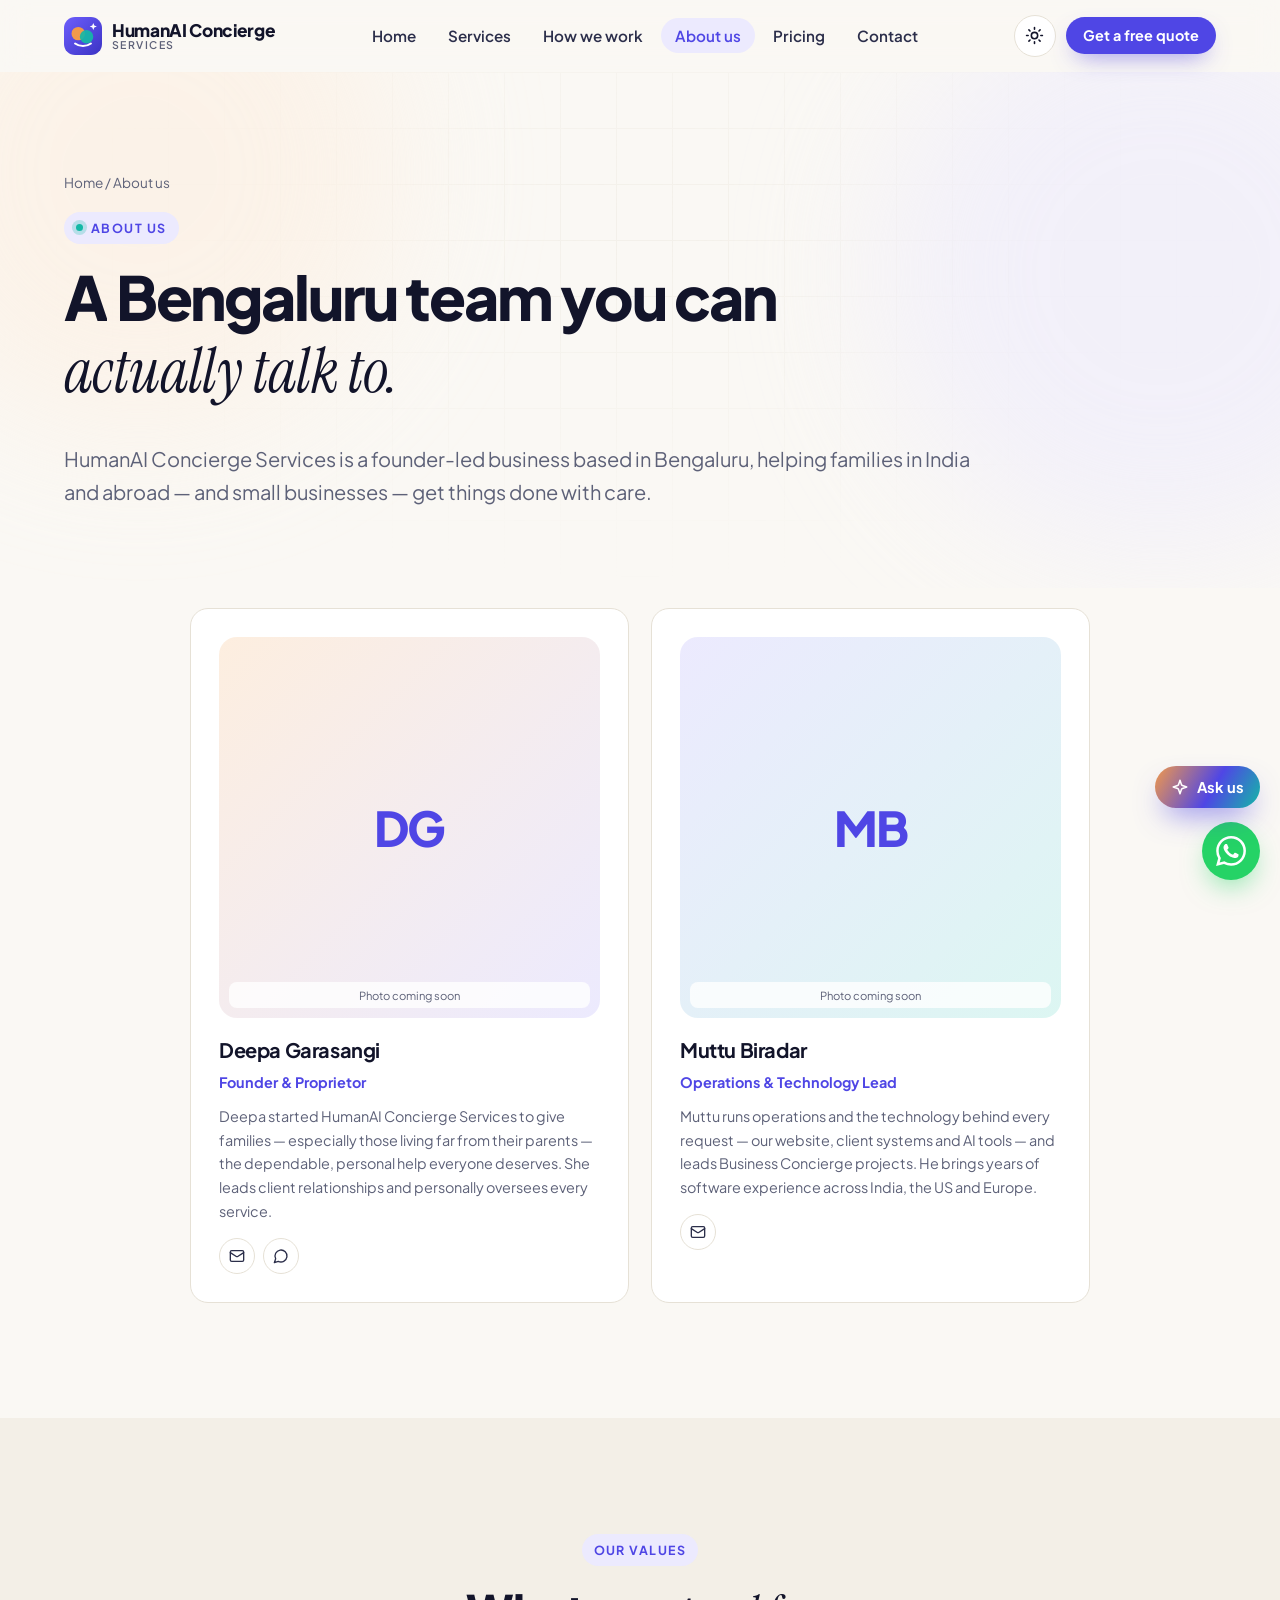
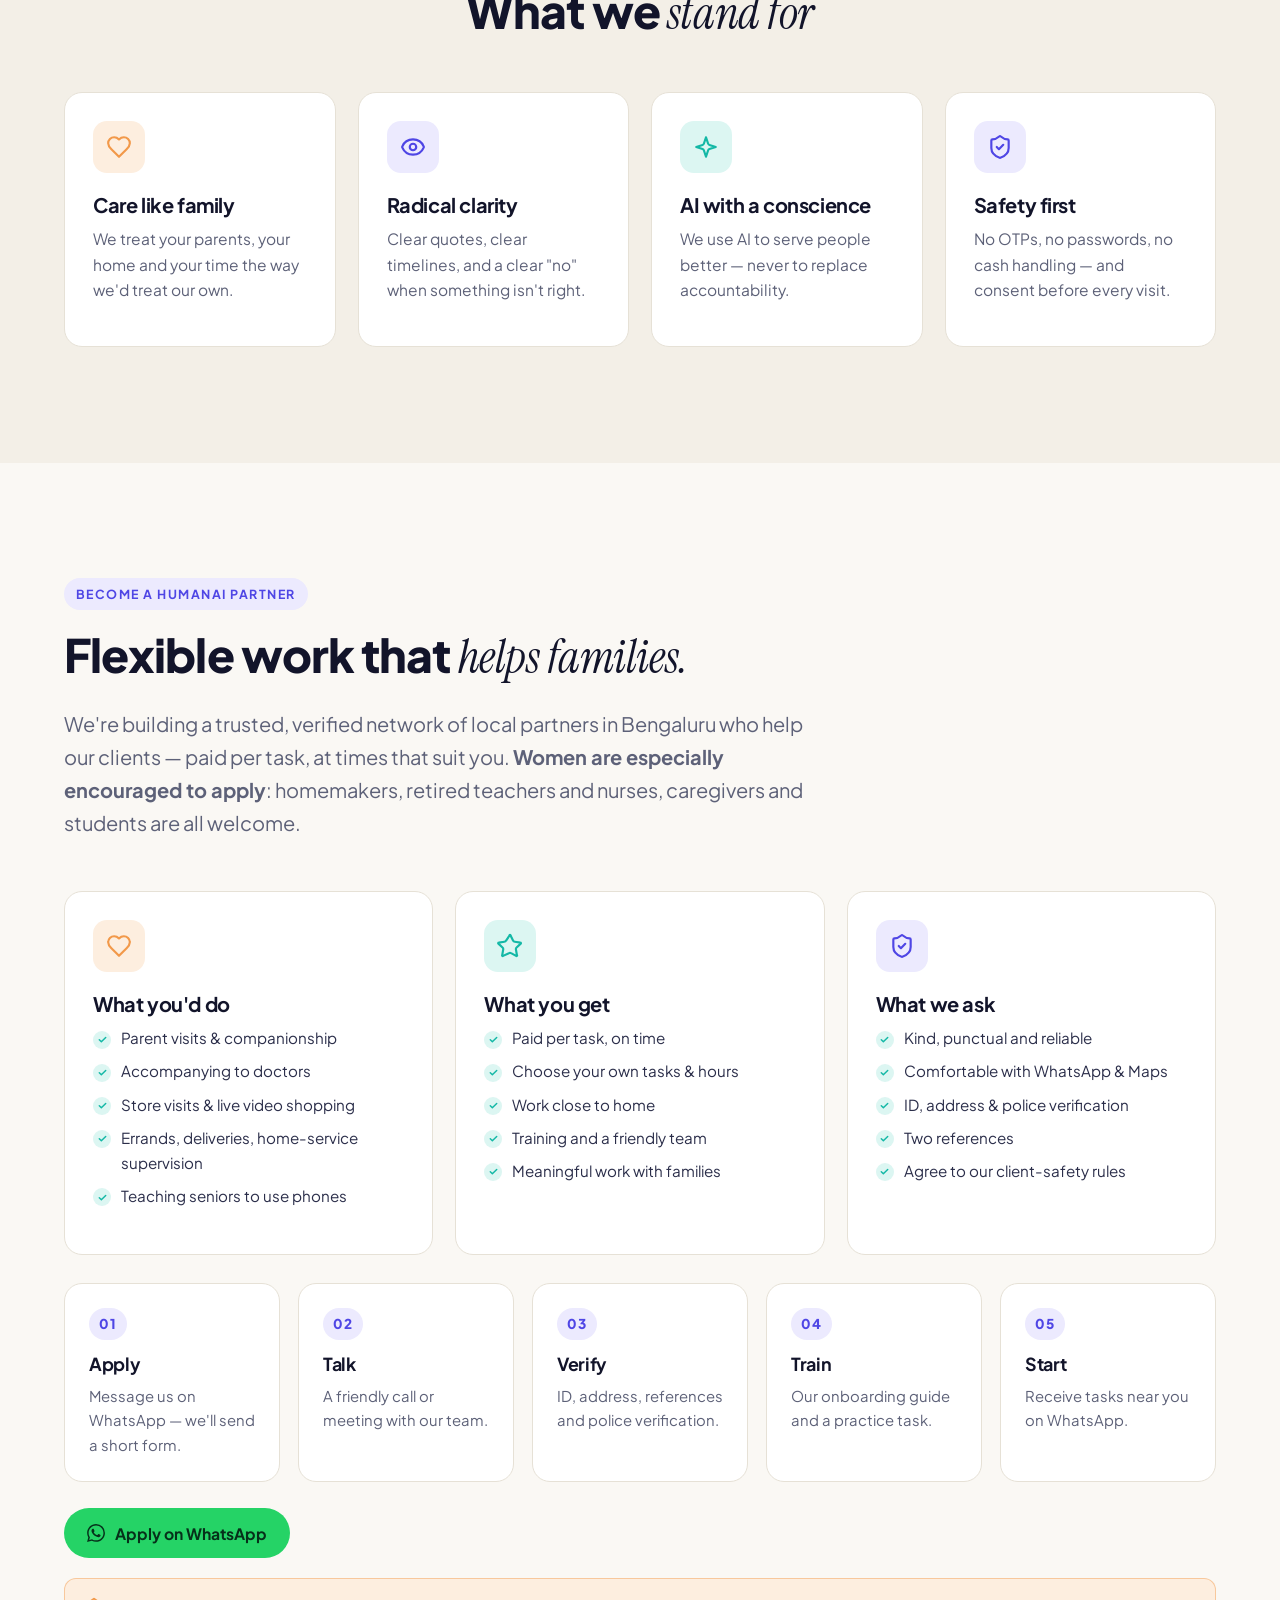
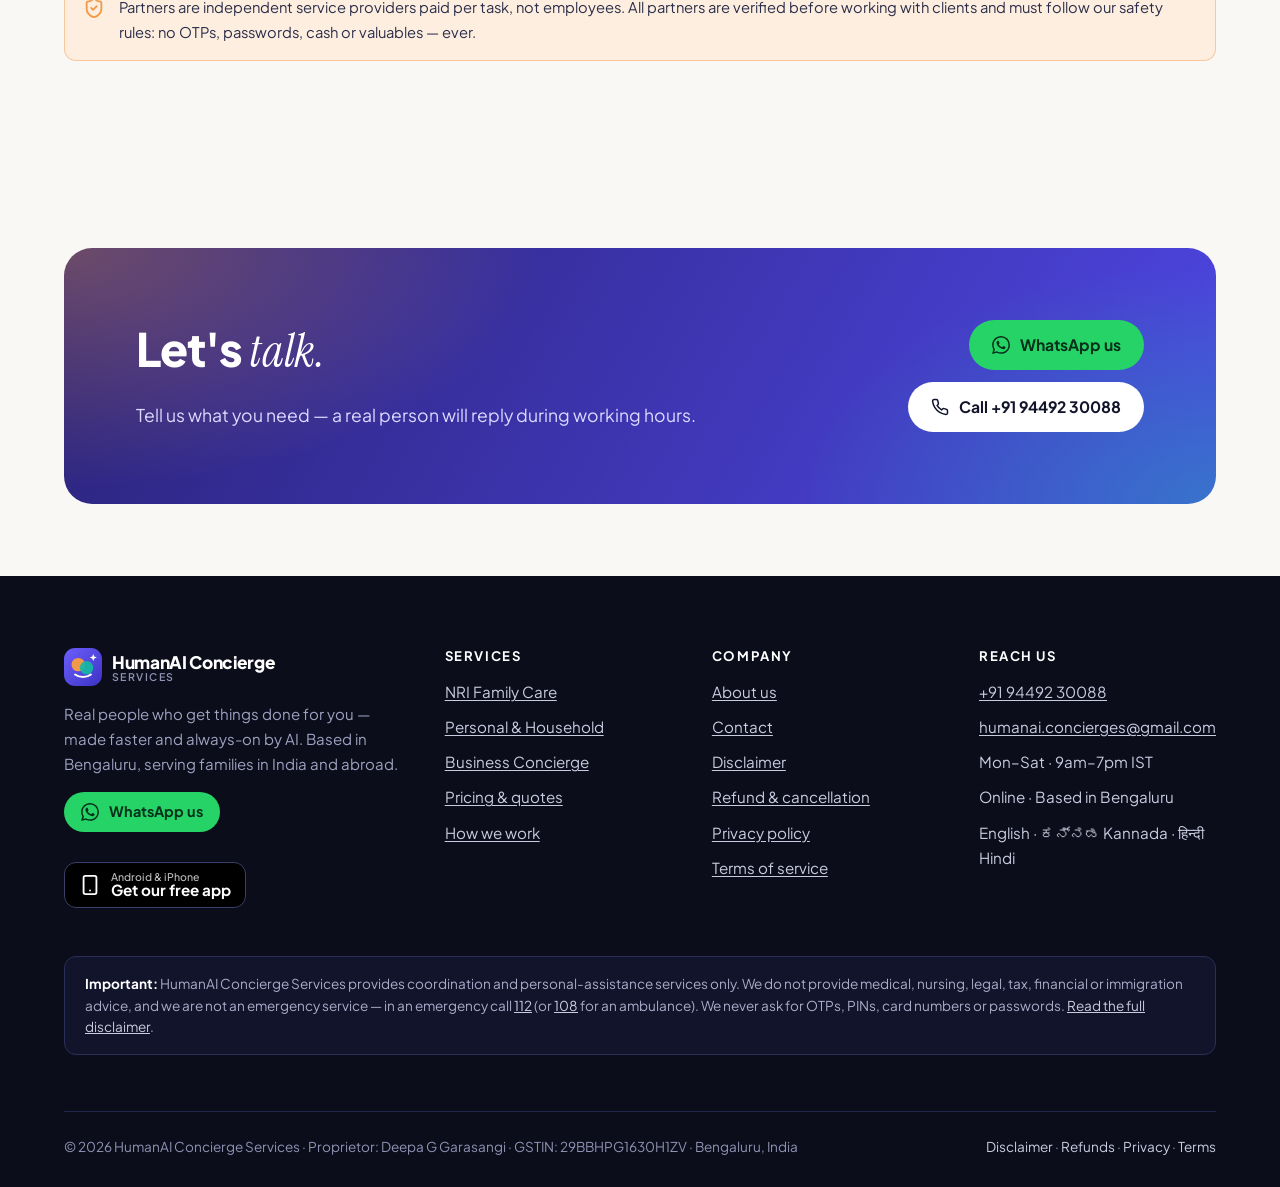
<file: team.html>
<!doctype html>
<html lang="en-IN" class="no-js">
<head>
  <meta charset="utf-8">
  <meta name="viewport" content="width=device-width, initial-scale=1">
  <title>About us · HumanAI Concierge</title>
  <meta name="description" content="Meet Deepa Garasangi and the HumanAI Concierge Services team in Bengaluru.">
  <link rel="canonical" href="https://humanaihelp.github.io/team.html">
  <meta name="theme-color" content="#4f46e5">
  <meta name="mobile-web-app-capable" content="yes">
  <meta name="apple-mobile-web-app-capable" content="yes">
  <meta name="apple-mobile-web-app-title" content="HumanAI">
  <meta property="og:type" content="website">
  <meta property="og:site_name" content="HumanAI Concierge Services">
  <meta property="og:title" content="About us · HumanAI Concierge">
  <meta property="og:description" content="Meet Deepa Garasangi and the HumanAI Concierge Services team in Bengaluru.">
  <meta property="og:url" content="https://humanaihelp.github.io/team.html">
  <meta property="og:image" content="https://humanaihelp.github.io/assets/img/og-image.png">
  <meta name="twitter:card" content="summary_large_image">
  <link rel="icon" href="assets/img/favicon.svg" type="image/svg+xml">
  <link rel="apple-touch-icon" href="assets/img/icon-192.png">
  <link rel="manifest" href="site.webmanifest">
  <link rel="preload" href="assets/fonts/plus-jakarta-sans-latin-400-normal.woff2" as="font" type="font/woff2" crossorigin>
  <link rel="stylesheet" href="assets/css/style.css">
  <script>try{var t=localStorage.getItem("hac-theme");if(t)document.documentElement.setAttribute("data-theme",t)}catch(e){}</script>
</head>
<body data-wa="919449230088">
  <div class="progress" aria-hidden="true"></div>
  <a class="skip-link" href="#main">Skip to content</a>
  <header class="site-header">
    <nav class="container nav" aria-label="Main">
      <a class="brand" href="index.html" aria-label="HumanAI Concierge home">
        <img class="brand-mark" src="assets/img/logo.svg" alt="" width="38" height="38">
        <span class="brand-name">HumanAI Concierge<small>Services</small></span>
      </a>
      <ul class="nav-links" id="nav-links">
        <li><a href="index.html">Home</a></li>
        <li><a href="services.html">Services</a></li>
        <li><a href="how-we-work.html">How we work</a></li>
        <li><a href="team.html" aria-current="page">About us</a></li>
        <li><a href="pricing.html">Pricing</a></li>
        <li><a href="contact.html">Contact</a></li>
      </ul>
      <div class="nav-actions">
        <button class="icon-btn theme-toggle" type="button" aria-label="Toggle dark mode"><svg class="sun" viewBox="0 0 24 24" fill="none" stroke="currentColor" stroke-width="2" stroke-linecap="round" stroke-linejoin="round" aria-hidden="true"><circle cx="12" cy="12" r="4"/><path d="M12 2v2M12 20v2M4.93 4.93l1.41 1.41M17.66 17.66l1.41 1.41M2 12h2M20 12h2M6.34 17.66l-1.41 1.41M19.07 4.93l-1.41 1.41"/></svg><svg class="moon" viewBox="0 0 24 24" fill="none" stroke="currentColor" stroke-width="2" stroke-linecap="round" stroke-linejoin="round" aria-hidden="true"><path d="M12 3a6 6 0 0 0 9 9 9 9 0 1 1-9-9Z"/></svg></button>
        <a class="btn btn-primary btn-sm magnetic" href="contact.html">Get a free quote</a>
        <button class="icon-btn menu-toggle" type="button" aria-label="Open menu" aria-expanded="false" aria-controls="nav-links"><svg viewBox="0 0 24 24" fill="none" stroke="currentColor" stroke-width="2" stroke-linecap="round" stroke-linejoin="round" aria-hidden="true"><path d="M4 6h16M4 12h16M4 18h16"/></svg></button>
      </div>
    </nav>
  </header>

  <main id="main">

    <section class="page-hero">
      <div class="hero-bg" aria-hidden="true"><div class="grid-lines"></div><div class="blob b1"></div><div class="blob b2"></div></div>
      <div class="container reveal">
        <div class="crumbs"><a href="index.html">Home</a> / About us</div>
        <span class="eyebrow"><span class="dot"></span> About us</span>
        <h1 data-split>A Bengaluru team you can <span class="serif">actually talk to.</span></h1>
        <p class="lead">HumanAI Concierge Services is a founder-led business based in Bengaluru, helping families in India and abroad — and small businesses — get things done with care.</p>
      </div>
    </section>
    <section class="section" style="padding-top:20px">
      <div class="container">
        <div class="grid grid-2" style="max-width:900px;margin:0 auto">
          <div class="card founder spot tilt reveal">
            <div class="photo w"><span class="initials">DG</span><span class="ph-note">Photo coming soon</span></div>
            <h3>Deepa Garasangi</h3>
            <div class="role">Founder &amp; Proprietor</div>
            <p class="owns">Deepa started HumanAI Concierge Services to give families — especially those living far from their parents — the dependable, personal help everyone deserves. She leads client relationships and personally oversees every service.</p>
            <div class="socials"><a href="mailto:humanai.concierges@gmail.com" aria-label="Email"><svg viewBox="0 0 24 24" fill="none" stroke="currentColor" stroke-width="2" stroke-linecap="round" stroke-linejoin="round" aria-hidden="true"><rect x="2" y="4" width="20" height="16" rx="2"/><path d="m22 7-8.97 5.7a1.94 1.94 0 0 1-2.06 0L2 7"/></svg></a><a href="https://wa.me/919449230088?text=Hi%20HumanAI%20Concierge%21%20I%27d%20like%20to%20know%20more." target="_blank" rel="noopener" aria-label="WhatsApp"><svg viewBox="0 0 24 24" fill="none" stroke="currentColor" stroke-width="2" stroke-linecap="round" stroke-linejoin="round" aria-hidden="true"><path d="M7.9 20A9 9 0 1 0 4 16.1L2 22Z"/></svg></a></div>
          </div>
          <div class="card founder spot tilt reveal" style="--d:100ms">
            <div class="photo"><span class="initials">MB</span><span class="ph-note">Photo coming soon</span></div>
            <h3>Muttu Biradar</h3>
            <div class="role">Operations &amp; Technology Lead</div>
            <p class="owns">Muttu runs operations and the technology behind every request — our website, client systems and AI tools — and leads Business Concierge projects. He brings years of software experience across India, the US and Europe.</p>
            <div class="socials"><a href="mailto:humanai.concierges@gmail.com" aria-label="Email"><svg viewBox="0 0 24 24" fill="none" stroke="currentColor" stroke-width="2" stroke-linecap="round" stroke-linejoin="round" aria-hidden="true"><rect x="2" y="4" width="20" height="16" rx="2"/><path d="m22 7-8.97 5.7a1.94 1.94 0 0 1-2.06 0L2 7"/></svg></a></div>
          </div>
        </div>
      </div>
    </section>

    <section class="section alt">
      <div class="container">
        <div class="section-head center reveal">
          <span class="eyebrow">Our values</span>
          <h2>What we <span class="serif">stand for</span></h2>
        </div>
        <div class="grid grid-4">
          <div class="card spot tilt reveal"><div class="ic warm"><svg viewBox="0 0 24 24" fill="none" stroke="currentColor" stroke-width="2" stroke-linecap="round" stroke-linejoin="round" aria-hidden="true"><path d="M19 14c1.49-1.46 3-3.21 3-5.5A5.5 5.5 0 0 0 16.5 3c-1.76 0-3 .5-4.5 2-1.5-1.5-2.74-2-4.5-2A5.5 5.5 0 0 0 2 8.5c0 2.3 1.5 4.05 3 5.5l7 7Z"/></svg></div><h3>Care like family</h3><p>We treat your parents, your home and your time the way we'd treat our own.</p></div>
          <div class="card spot tilt reveal" style="--d:80ms"><div class="ic"><svg viewBox="0 0 24 24" fill="none" stroke="currentColor" stroke-width="2" stroke-linecap="round" stroke-linejoin="round" aria-hidden="true"><path d="M2.06 12.35a1 1 0 0 1 0-.7 10.75 10.75 0 0 1 19.88 0 1 1 0 0 1 0 .7 10.75 10.75 0 0 1-19.88 0"/><circle cx="12" cy="12" r="3"/></svg></div><h3>Radical clarity</h3><p>Clear quotes, clear timelines, and a clear "no" when something isn't right.</p></div>
          <div class="card spot tilt reveal" style="--d:160ms"><div class="ic cool"><svg viewBox="0 0 24 24" fill="none" stroke="currentColor" stroke-width="2" stroke-linecap="round" stroke-linejoin="round" aria-hidden="true"><path d="m12 3-1.9 5.8a2 2 0 0 1-1.3 1.3L3 12l5.8 1.9a2 2 0 0 1 1.3 1.3L12 21l1.9-5.8a2 2 0 0 1 1.3-1.3L21 12l-5.8-1.9a2 2 0 0 1-1.3-1.3Z"/></svg></div><h3>AI with a conscience</h3><p>We use AI to serve people better — never to replace accountability.</p></div>
          <div class="card spot tilt reveal" style="--d:240ms"><div class="ic"><svg viewBox="0 0 24 24" fill="none" stroke="currentColor" stroke-width="2" stroke-linecap="round" stroke-linejoin="round" aria-hidden="true"><path d="M20 13c0 5-3.5 7.5-7.66 8.95a1 1 0 0 1-.67-.01C7.5 20.5 4 18 4 13V6a1 1 0 0 1 1-1c2 0 4.5-1.2 6.24-2.72a1.17 1.17 0 0 1 1.52 0C14.51 3.81 17 5 19 5a1 1 0 0 1 1 1z"/><path d="m9 12 2 2 4-4"/></svg></div><h3>Safety first</h3><p>No OTPs, no passwords, no cash handling — and consent before every visit.</p></div>
        </div>
      </div>
    </section>

    <section class="section" id="partners">
      <div class="container">
        <div class="section-head reveal">
          <span class="eyebrow">Become a HumanAI Partner</span>
          <h2>Flexible work that <span class="serif">helps families.</span></h2>
          <p class="lead">We're building a trusted, verified network of local partners in Bengaluru who help our clients — paid per task, at times that suit you. <b>Women are especially encouraged to apply</b>: homemakers, retired teachers and nurses, caregivers and students are all welcome.</p>
        </div>
        <div class="grid grid-3">
          <div class="card spot tilt reveal"><div class="ic warm"><svg viewBox="0 0 24 24" fill="none" stroke="currentColor" stroke-width="2" stroke-linecap="round" stroke-linejoin="round" aria-hidden="true"><path d="M19 14c1.49-1.46 3-3.21 3-5.5A5.5 5.5 0 0 0 16.5 3c-1.76 0-3 .5-4.5 2-1.5-1.5-2.74-2-4.5-2A5.5 5.5 0 0 0 2 8.5c0 2.3 1.5 4.05 3 5.5l7 7Z"/></svg></div><h3>What you'd do</h3><ul class="ticks"><li>Parent visits &amp; companionship</li><li>Accompanying to doctors</li><li>Store visits &amp; live video shopping</li><li>Errands, deliveries, home-service supervision</li><li>Teaching seniors to use phones</li></ul></div>
          <div class="card spot tilt reveal" style="--d:80ms"><div class="ic cool"><svg viewBox="0 0 24 24" fill="none" stroke="currentColor" stroke-width="2" stroke-linecap="round" stroke-linejoin="round" aria-hidden="true"><path d="M11.5 2.3a.5.5 0 0 1 1 0l2.3 4.7a2 2 0 0 0 1.6 1.1l5.2.8a.5.5 0 0 1 .3.9l-3.8 3.6a2 2 0 0 0-.6 1.9l.9 5.2a.5.5 0 0 1-.8.6l-4.6-2.5a2 2 0 0 0-2 0L5.6 21.1a.5.5 0 0 1-.8-.6l.9-5.2a2 2 0 0 0-.6-1.9L1.3 9.8a.5.5 0 0 1 .3-.9l5.2-.8a2 2 0 0 0 1.6-1.1z"/></svg></div><h3>What you get</h3><ul class="ticks"><li>Paid per task, on time</li><li>Choose your own tasks &amp; hours</li><li>Work close to home</li><li>Training and a friendly team</li><li>Meaningful work with families</li></ul></div>
          <div class="card spot tilt reveal" style="--d:160ms"><div class="ic"><svg viewBox="0 0 24 24" fill="none" stroke="currentColor" stroke-width="2" stroke-linecap="round" stroke-linejoin="round" aria-hidden="true"><path d="M20 13c0 5-3.5 7.5-7.66 8.95a1 1 0 0 1-.67-.01C7.5 20.5 4 18 4 13V6a1 1 0 0 1 1-1c2 0 4.5-1.2 6.24-2.72a1.17 1.17 0 0 1 1.52 0C14.51 3.81 17 5 19 5a1 1 0 0 1 1 1z"/><path d="m9 12 2 2 4-4"/></svg></div><h3>What we ask</h3><ul class="ticks"><li>Kind, punctual and reliable</li><li>Comfortable with WhatsApp &amp; Maps</li><li>ID, address &amp; police verification</li><li>Two references</li><li>Agree to our client-safety rules</li></ul></div>
        </div>
        <div class="steps" style="margin-top:28px">
          <div class="step reveal"><h3>Apply</h3><p>Message us on WhatsApp — we'll send a short form.</p></div>
          <div class="step reveal"><h3>Talk</h3><p>A friendly call or meeting with our team.</p></div>
          <div class="step reveal"><h3>Verify</h3><p>ID, address, references and police verification.</p></div>
          <div class="step reveal"><h3>Train</h3><p>Our onboarding guide and a practice task.</p></div>
          <div class="step reveal"><h3>Start</h3><p>Receive tasks near you on WhatsApp.</p></div>
        </div>
        <div class="btn-row" style="margin-top:26px"><a class="btn btn-wa" href="https://wa.me/919449230088?text=Hi%21%20I%20would%20like%20to%20become%20a%20HumanAI%20Partner.%20Please%20send%20me%20the%20application%20form." target="_blank" rel="noopener"><svg viewBox="0 0 24 24" fill="currentColor" aria-hidden="true"><path d="M.057 24l1.687-6.163a11.867 11.867 0 01-1.587-5.946C.16 5.335 5.495 0 12.05 0a11.817 11.817 0 018.413 3.488 11.824 11.824 0 013.48 8.414c-.003 6.557-5.338 11.892-11.893 11.892a11.9 11.9 0 01-5.688-1.448L.057 24zm6.597-3.807c1.676.995 3.276 1.591 5.392 1.592 5.448 0 9.886-4.434 9.889-9.885.002-5.462-4.415-9.89-9.881-9.892-5.452 0-9.887 4.434-9.889 9.884-.001 2.225.651 3.891 1.746 5.634l-.999 3.648 3.742-.981zm11.387-5.464c-.074-.124-.272-.198-.57-.347-.297-.149-1.758-.868-2.031-.967-.272-.099-.47-.149-.669.149-.198.297-.768.967-.941 1.165-.173.198-.347.223-.644.074-.297-.149-1.255-.462-2.39-1.475-.883-.788-1.48-1.761-1.653-2.059-.173-.297-.018-.458.13-.606.134-.133.297-.347.446-.521.151-.172.2-.296.3-.495.099-.198.05-.372-.025-.521-.075-.148-.669-1.611-.916-2.206-.242-.579-.487-.501-.669-.51l-.57-.01c-.198 0-.52.074-.792.372s-1.04 1.016-1.04 2.479 1.065 2.876 1.213 3.074c.149.198 2.095 3.2 5.076 4.487.709.306 1.263.489 1.694.626.712.226 1.36.194 1.872.118.571-.085 1.758-.719 2.006-1.413.248-.695.248-1.29.173-1.414z"/></svg> Apply on WhatsApp</a></div>
        <div class="disc-box "><svg viewBox="0 0 24 24" fill="none" stroke="currentColor" stroke-width="2" stroke-linecap="round" stroke-linejoin="round" aria-hidden="true"><path d="M20 13c0 5-3.5 7.5-7.66 8.95a1 1 0 0 1-.67-.01C7.5 20.5 4 18 4 13V6a1 1 0 0 1 1-1c2 0 4.5-1.2 6.24-2.72a1.17 1.17 0 0 1 1.52 0C14.51 3.81 17 5 19 5a1 1 0 0 1 1 1z"/><path d="m9 12 2 2 4-4"/></svg><p>Partners are independent service providers paid per task, not employees. All partners are verified before working with clients and must follow our safety rules: no OTPs, passwords, cash or valuables — ever.</p></div>
      </div>
    </section>

    <section class="section tight">
      <div class="container">
        <div class="cta-band reveal">
          <div>
            <h2>Let's <span class='serif'>talk.</span></h2>
            <p>Tell us what you need — a real person will reply during working hours.</p>
          </div>
          <div class="btn-row">
            <a class="btn btn-wa" href="https://wa.me/919449230088?text=Hi%20HumanAI%20Concierge%21%20I%27d%20like%20to%20know%20more." target="_blank" rel="noopener"><svg viewBox="0 0 24 24" fill="currentColor" aria-hidden="true"><path d="M.057 24l1.687-6.163a11.867 11.867 0 01-1.587-5.946C.16 5.335 5.495 0 12.05 0a11.817 11.817 0 018.413 3.488 11.824 11.824 0 013.48 8.414c-.003 6.557-5.338 11.892-11.893 11.892a11.9 11.9 0 01-5.688-1.448L.057 24zm6.597-3.807c1.676.995 3.276 1.591 5.392 1.592 5.448 0 9.886-4.434 9.889-9.885.002-5.462-4.415-9.89-9.881-9.892-5.452 0-9.887 4.434-9.889 9.884-.001 2.225.651 3.891 1.746 5.634l-.999 3.648 3.742-.981zm11.387-5.464c-.074-.124-.272-.198-.57-.347-.297-.149-1.758-.868-2.031-.967-.272-.099-.47-.149-.669.149-.198.297-.768.967-.941 1.165-.173.198-.347.223-.644.074-.297-.149-1.255-.462-2.39-1.475-.883-.788-1.48-1.761-1.653-2.059-.173-.297-.018-.458.13-.606.134-.133.297-.347.446-.521.151-.172.2-.296.3-.495.099-.198.05-.372-.025-.521-.075-.148-.669-1.611-.916-2.206-.242-.579-.487-.501-.669-.51l-.57-.01c-.198 0-.52.074-.792.372s-1.04 1.016-1.04 2.479 1.065 2.876 1.213 3.074c.149.198 2.095 3.2 5.076 4.487.709.306 1.263.489 1.694.626.712.226 1.36.194 1.872.118.571-.085 1.758-.719 2.006-1.413.248-.695.248-1.29.173-1.414z"/></svg> WhatsApp us</a>
            <a class="btn btn-light" href="tel:+919449230088"><svg viewBox="0 0 24 24" fill="none" stroke="currentColor" stroke-width="2" stroke-linecap="round" stroke-linejoin="round" aria-hidden="true"><path d="M22 16.92v3a2 2 0 0 1-2.18 2 19.79 19.79 0 0 1-8.63-3.07 19.5 19.5 0 0 1-6-6 19.79 19.79 0 0 1-3.07-8.67A2 2 0 0 1 4.11 2h3a2 2 0 0 1 2 1.72c.13.96.36 1.9.7 2.81a2 2 0 0 1-.45 2.11L8.09 9.91a16 16 0 0 0 6 6l1.27-1.27a2 2 0 0 1 2.11-.45c.91.34 1.85.57 2.81.7A2 2 0 0 1 22 16.92z"/></svg> Call +91 94492 30088</a>
          </div>
        </div>
      </div>
    </section>

  </main>

  <footer class="site-footer">
    <div class="container">
      <div class="foot-grid">
        <div>
          <a class="brand" href="index.html">
            <img class="brand-mark" src="assets/img/logo.svg" alt="" width="38" height="38">
            <span class="brand-name">HumanAI Concierge<small>Services</small></span>
          </a>
          <p class="foot-about">Real people who get things done for you — made faster and always-on by AI. Based in Bengaluru, serving families in India and abroad.</p>
          <div class="btn-row"><a class="btn btn-wa btn-sm" href="https://wa.me/919449230088?text=Hi%20HumanAI%20Concierge%21%20I%27d%20like%20to%20know%20more." target="_blank" rel="noopener"><svg viewBox="0 0 24 24" fill="currentColor" aria-hidden="true"><path d="M.057 24l1.687-6.163a11.867 11.867 0 01-1.587-5.946C.16 5.335 5.495 0 12.05 0a11.817 11.817 0 018.413 3.488 11.824 11.824 0 013.48 8.414c-.003 6.557-5.338 11.892-11.893 11.892a11.9 11.9 0 01-5.688-1.448L.057 24zm6.597-3.807c1.676.995 3.276 1.591 5.392 1.592 5.448 0 9.886-4.434 9.889-9.885.002-5.462-4.415-9.89-9.881-9.892-5.452 0-9.887 4.434-9.889 9.884-.001 2.225.651 3.891 1.746 5.634l-.999 3.648 3.742-.981zm11.387-5.464c-.074-.124-.272-.198-.57-.347-.297-.149-1.758-.868-2.031-.967-.272-.099-.47-.149-.669.149-.198.297-.768.967-.941 1.165-.173.198-.347.223-.644.074-.297-.149-1.255-.462-2.39-1.475-.883-.788-1.48-1.761-1.653-2.059-.173-.297-.018-.458.13-.606.134-.133.297-.347.446-.521.151-.172.2-.296.3-.495.099-.198.05-.372-.025-.521-.075-.148-.669-1.611-.916-2.206-.242-.579-.487-.501-.669-.51l-.57-.01c-.198 0-.52.074-.792.372s-1.04 1.016-1.04 2.479 1.065 2.876 1.213 3.074c.149.198 2.095 3.2 5.076 4.487.709.306 1.263.489 1.694.626.712.226 1.36.194 1.872.118.571-.085 1.758-.719 2.006-1.413.248-.695.248-1.29.173-1.414z"/></svg> WhatsApp us</a>
            <a class="btn btn-light btn-sm" data-site="google-review" href="#" target="_blank" rel="noopener" hidden>★ Review us on Google</a>
            <a class="btn btn-light btn-sm" data-site="google-maps" href="#" target="_blank" rel="noopener" hidden>📍 Google Maps</a></div>
          <div class="foot-social">
            <a data-site="instagram" href="#" target="_blank" rel="noopener" aria-label="Instagram" hidden><svg viewBox="0 0 24 24" fill="none" stroke="currentColor" stroke-width="2" stroke-linecap="round" stroke-linejoin="round" aria-hidden="true"><rect x="2" y="2" width="20" height="20" rx="5"/><circle cx="12" cy="12" r="4"/><circle cx="17.5" cy="6.5" r="1"/></svg></a>
            <a data-site="facebook" href="#" target="_blank" rel="noopener" aria-label="Facebook" hidden><svg viewBox="0 0 24 24" fill="none" stroke="currentColor" stroke-width="2" stroke-linecap="round" stroke-linejoin="round" aria-hidden="true"><path d="M18 2h-3a5 5 0 0 0-5 5v3H7v4h3v8h4v-8h3l1-4h-4V7a1 1 0 0 1 1-1h3z"/></svg></a>
            <a data-site="linkedin" href="#" target="_blank" rel="noopener" aria-label="LinkedIn" hidden><svg viewBox="0 0 24 24" fill="none" stroke="currentColor" stroke-width="2" stroke-linecap="round" stroke-linejoin="round" aria-hidden="true"><path d="M16 8a6 6 0 0 1 6 6v7h-4v-7a2 2 0 0 0-4 0v7h-4v-7a6 6 0 0 1 6-6zM2 9h4v12H2z"/><circle cx="4" cy="4" r="2"/></svg></a>
          </div>
          <div class="foot-app">
            <a class="app-badge" href="app.html"><svg viewBox="0 0 24 24" fill="none" stroke="currentColor" stroke-width="2" stroke-linecap="round" stroke-linejoin="round" aria-hidden="true"><rect x="5" y="2" width="14" height="20" rx="2"/><path d="M12 18h.01"/></svg><span><small>Android &amp; iPhone</small>Get our free app</span></a>
            <a class="app-badge" data-site="play-store" href="#" target="_blank" rel="noopener" hidden><svg viewBox="0 0 24 24" fill="none" stroke="currentColor" stroke-width="2" stroke-linecap="round" stroke-linejoin="round" aria-hidden="true"><rect x="5" y="2" width="14" height="20" rx="2"/><path d="M12 18h.01"/></svg><span><small>Get the app on</small>Google Play</span></a>
            <button class="app-badge" type="button" data-install hidden><svg viewBox="0 0 24 24" fill="none" stroke="currentColor" stroke-width="2" stroke-linecap="round" stroke-linejoin="round" aria-hidden="true"><path d="M21 15v4a2 2 0 0 1-2 2H5a2 2 0 0 1-2-2v-4M7 10l5 5 5-5M12 15V3"/></svg><span><small>Free · no download size</small>Install the app</span></button>
          </div>
        </div>
        <div>
          <h4>Services</h4>
          <ul>
            <li><a href="services.html#nri">NRI Family Care</a></li>
            <li><a href="services.html#personal">Personal &amp; Household</a></li>
            <li><a href="services.html#business">Business Concierge</a></li>
            <li><a href="pricing.html">Pricing &amp; quotes</a></li>
            <li><a href="how-we-work.html">How we work</a></li>
          </ul>
        </div>
        <div>
          <h4>Company</h4>
          <ul>
            <li><a href="team.html">About us</a></li>
            <li><a href="contact.html">Contact</a></li>
            <li><a href="disclaimer.html">Disclaimer</a></li>
            <li><a href="refund-policy.html">Refund &amp; cancellation</a></li>
            <li><a href="privacy.html">Privacy policy</a></li>
            <li><a href="terms.html">Terms of service</a></li>
          </ul>
        </div>
        <div>
          <h4>Reach us</h4>
          <ul>
            <li><a href="tel:+919449230088">+91 94492 30088</a></li>
            <li><a href="mailto:humanai.concierges@gmail.com">humanai.concierges@gmail.com</a></li>
            <li>Mon–Sat · 9am–7pm IST</li>
            <li>Online · Based in Bengaluru</li>
            <li>English · ಕನ್ನಡ Kannada · हिन्दी Hindi</li>
          </ul>
        </div>
      </div>
      <div class="foot-disclaimer">
        <b>Important:</b> HumanAI Concierge Services provides coordination and personal-assistance services only. We do not provide medical, nursing, legal, tax, financial or immigration advice, and we are not an emergency service — in an emergency call <a href="tel:112">112</a> (or <a href="tel:108">108</a> for an ambulance). We never ask for OTPs, PINs, card numbers or passwords. <a href="disclaimer.html">Read the full disclaimer</a>.
      </div>
      <div class="foot-bottom">
        <span>© <span data-year>2026</span> HumanAI Concierge Services · Proprietor: Deepa G Garasangi<span data-site="gstin-wrap"> · GSTIN: <span data-site="gstin">29BBHPG1630H1ZV</span></span> · Bengaluru, India</span>
        <span><a href="disclaimer.html">Disclaimer</a> · <a href="refund-policy.html">Refunds</a> · <a href="privacy.html">Privacy</a> · <a href="terms.html">Terms</a></span>
      </div>
    </div>
  </footer>

  <a class="wa-float" href="https://wa.me/919449230088?text=Hi%20HumanAI%20Concierge%21%20I%27d%20like%20to%20know%20more." target="_blank" rel="noopener" aria-label="Chat on WhatsApp"><svg viewBox="0 0 24 24" fill="currentColor" aria-hidden="true"><path d="M.057 24l1.687-6.163a11.867 11.867 0 01-1.587-5.946C.16 5.335 5.495 0 12.05 0a11.817 11.817 0 018.413 3.488 11.824 11.824 0 013.48 8.414c-.003 6.557-5.338 11.892-11.893 11.892a11.9 11.9 0 01-5.688-1.448L.057 24zm6.597-3.807c1.676.995 3.276 1.591 5.392 1.592 5.448 0 9.886-4.434 9.889-9.885.002-5.462-4.415-9.89-9.881-9.892-5.452 0-9.887 4.434-9.889 9.884-.001 2.225.651 3.891 1.746 5.634l-.999 3.648 3.742-.981zm11.387-5.464c-.074-.124-.272-.198-.57-.347-.297-.149-1.758-.868-2.031-.967-.272-.099-.47-.149-.669.149-.198.297-.768.967-.941 1.165-.173.198-.347.223-.644.074-.297-.149-1.255-.462-2.39-1.475-.883-.788-1.48-1.761-1.653-2.059-.173-.297-.018-.458.13-.606.134-.133.297-.347.446-.521.151-.172.2-.296.3-.495.099-.198.05-.372-.025-.521-.075-.148-.669-1.611-.916-2.206-.242-.579-.487-.501-.669-.51l-.57-.01c-.198 0-.52.074-.792.372s-1.04 1.016-1.04 2.479 1.065 2.876 1.213 3.074c.149.198 2.095 3.2 5.076 4.487.709.306 1.263.489 1.694.626.712.226 1.36.194 1.872.118.571-.085 1.758-.719 2.006-1.413.248-.695.248-1.29.173-1.414z"/></svg></a>
  <script src="assets/js/main.js" defer></script>
  <script src="assets/js/assistant.js" defer></script>
</body>
</html>
</file>
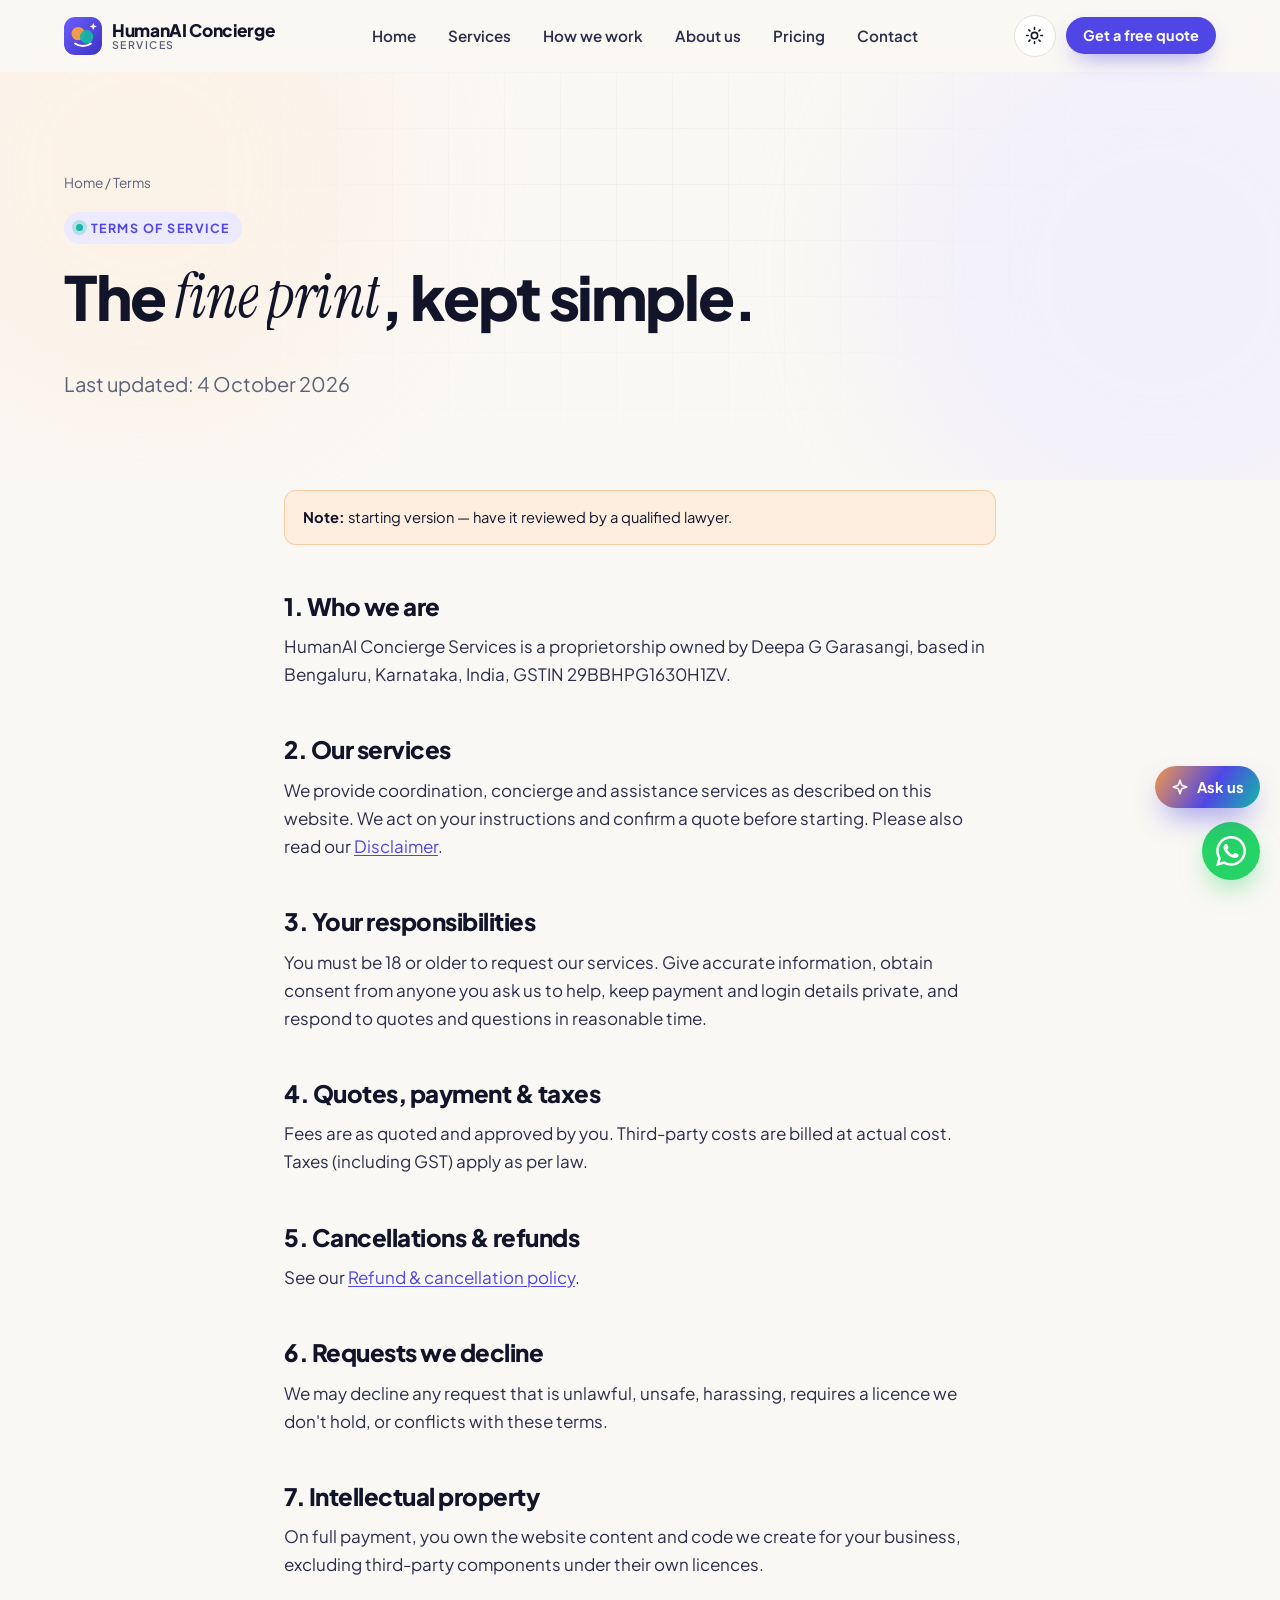
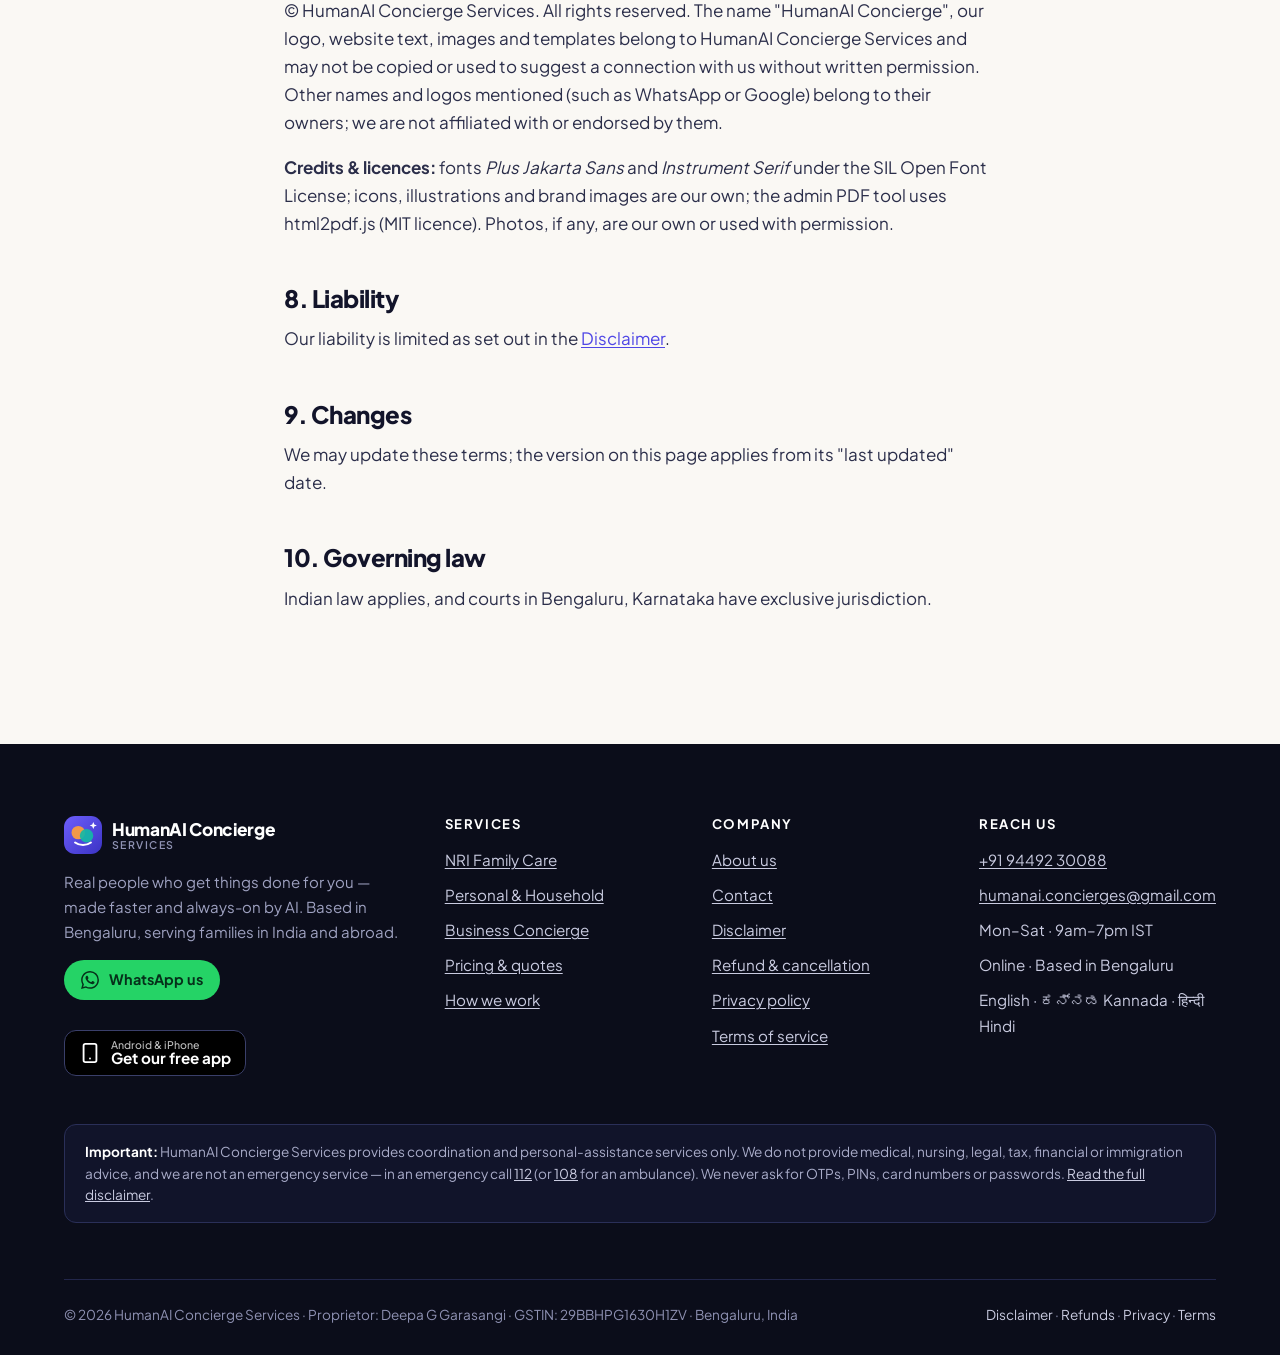
<file: terms.html>
<!doctype html>
<html lang="en-IN" class="no-js">
<head>
  <meta charset="utf-8">
  <meta name="viewport" content="width=device-width, initial-scale=1">
  <title>Terms of service · HumanAI Concierge</title>
  <meta name="description" content="Terms of service for HumanAI Concierge Services.">
  <link rel="canonical" href="https://humanaihelp.github.io/terms.html">
  <meta name="theme-color" content="#4f46e5">
  <meta name="mobile-web-app-capable" content="yes">
  <meta name="apple-mobile-web-app-capable" content="yes">
  <meta name="apple-mobile-web-app-title" content="HumanAI">
  <meta property="og:type" content="website">
  <meta property="og:site_name" content="HumanAI Concierge Services">
  <meta property="og:title" content="Terms of service · HumanAI Concierge">
  <meta property="og:description" content="Terms of service for HumanAI Concierge Services.">
  <meta property="og:url" content="https://humanaihelp.github.io/terms.html">
  <meta property="og:image" content="https://humanaihelp.github.io/assets/img/og-image.png">
  <meta name="twitter:card" content="summary_large_image">
  <link rel="icon" href="assets/img/favicon.svg" type="image/svg+xml">
  <link rel="apple-touch-icon" href="assets/img/icon-192.png">
  <link rel="manifest" href="site.webmanifest">
  <link rel="preload" href="assets/fonts/plus-jakarta-sans-latin-400-normal.woff2" as="font" type="font/woff2" crossorigin>
  <link rel="stylesheet" href="assets/css/style.css">
  <script>try{var t=localStorage.getItem("hac-theme");if(t)document.documentElement.setAttribute("data-theme",t)}catch(e){}</script>
</head>
<body data-wa="919449230088">
  <div class="progress" aria-hidden="true"></div>
  <a class="skip-link" href="#main">Skip to content</a>
  <header class="site-header">
    <nav class="container nav" aria-label="Main">
      <a class="brand" href="index.html" aria-label="HumanAI Concierge home">
        <img class="brand-mark" src="assets/img/logo.svg" alt="" width="38" height="38">
        <span class="brand-name">HumanAI Concierge<small>Services</small></span>
      </a>
      <ul class="nav-links" id="nav-links">
        <li><a href="index.html">Home</a></li>
        <li><a href="services.html">Services</a></li>
        <li><a href="how-we-work.html">How we work</a></li>
        <li><a href="team.html">About us</a></li>
        <li><a href="pricing.html">Pricing</a></li>
        <li><a href="contact.html">Contact</a></li>
      </ul>
      <div class="nav-actions">
        <button class="icon-btn theme-toggle" type="button" aria-label="Toggle dark mode"><svg class="sun" viewBox="0 0 24 24" fill="none" stroke="currentColor" stroke-width="2" stroke-linecap="round" stroke-linejoin="round" aria-hidden="true"><circle cx="12" cy="12" r="4"/><path d="M12 2v2M12 20v2M4.93 4.93l1.41 1.41M17.66 17.66l1.41 1.41M2 12h2M20 12h2M6.34 17.66l-1.41 1.41M19.07 4.93l-1.41 1.41"/></svg><svg class="moon" viewBox="0 0 24 24" fill="none" stroke="currentColor" stroke-width="2" stroke-linecap="round" stroke-linejoin="round" aria-hidden="true"><path d="M12 3a6 6 0 0 0 9 9 9 9 0 1 1-9-9Z"/></svg></button>
        <a class="btn btn-primary btn-sm magnetic" href="contact.html">Get a free quote</a>
        <button class="icon-btn menu-toggle" type="button" aria-label="Open menu" aria-expanded="false" aria-controls="nav-links"><svg viewBox="0 0 24 24" fill="none" stroke="currentColor" stroke-width="2" stroke-linecap="round" stroke-linejoin="round" aria-hidden="true"><path d="M4 6h16M4 12h16M4 18h16"/></svg></button>
      </div>
    </nav>
  </header>

  <main id="main">

    <section class="page-hero">
      <div class="hero-bg" aria-hidden="true"><div class="grid-lines"></div><div class="blob b1"></div><div class="blob b2"></div></div>
      <div class="container reveal">
        <div class="crumbs"><a href="index.html">Home</a> / Terms</div>
        <span class="eyebrow"><span class="dot"></span> Terms of service</span>
        <h1 data-split>The <span class="serif">fine print</span>, kept simple.</h1>
        <p class="lead">Last updated: 4 October 2026</p>
      </div>
    </section>
    <section class="section" style="padding-top:10px">
      <div class="container prose">
        <div class="notice"><b>Note:</b> starting version — have it reviewed by a qualified lawyer.</div>
        <h2>1. Who we are</h2>
        <p>HumanAI Concierge Services is a proprietorship owned by Deepa G Garasangi, based in Bengaluru, Karnataka, India, GSTIN 29BBHPG1630H1ZV.</p>
        <h2>2. Our services</h2>
        <p>We provide coordination, concierge and assistance services as described on this website. We act on your instructions and confirm a quote before starting. Please also read our <a href="disclaimer.html">Disclaimer</a>.</p>
        <h2>3. Your responsibilities</h2>
        <p>You must be 18 or older to request our services. Give accurate information, obtain consent from anyone you ask us to help, keep payment and login details private, and respond to quotes and questions in reasonable time.</p>
        <h2>4. Quotes, payment &amp; taxes</h2>
        <p>Fees are as quoted and approved by you. Third-party costs are billed at actual cost. Taxes (including GST) apply as per law.</p>
        <h2>5. Cancellations &amp; refunds</h2>
        <p>See our <a href="refund-policy.html">Refund &amp; cancellation policy</a>.</p>
        <h2>6. Requests we decline</h2>
        <p>We may decline any request that is unlawful, unsafe, harassing, requires a licence we don't hold, or conflicts with these terms.</p>
        <h2>7. Intellectual property</h2>
        <p>On full payment, you own the website content and code we create for your business, excluding third-party components under their own licences. </p>
        <p>© HumanAI Concierge Services. All rights reserved. The name "HumanAI Concierge", our logo, website text, images and templates belong to HumanAI Concierge Services and may not be copied or used to suggest a connection with us without written permission. Other names and logos mentioned (such as WhatsApp or Google) belong to their owners; we are not affiliated with or endorsed by them.</p>
        <p><b>Credits &amp; licences:</b> fonts <i>Plus Jakarta Sans</i> and <i>Instrument Serif</i> under the SIL Open Font License; icons, illustrations and brand images are our own; the admin PDF tool uses html2pdf.js (MIT licence). Photos, if any, are our own or used with permission.</p>
        <h2>8. Liability</h2>
        <p>Our liability is limited as set out in the <a href="disclaimer.html#liability">Disclaimer</a>.</p>
        <h2>9. Changes</h2>
        <p>We may update these terms; the version on this page applies from its "last updated" date.</p>
        <h2>10. Governing law</h2>
        <p>Indian law applies, and courts in Bengaluru, Karnataka have exclusive jurisdiction.</p>
      </div>
    </section>

  </main>

  <footer class="site-footer">
    <div class="container">
      <div class="foot-grid">
        <div>
          <a class="brand" href="index.html">
            <img class="brand-mark" src="assets/img/logo.svg" alt="" width="38" height="38">
            <span class="brand-name">HumanAI Concierge<small>Services</small></span>
          </a>
          <p class="foot-about">Real people who get things done for you — made faster and always-on by AI. Based in Bengaluru, serving families in India and abroad.</p>
          <div class="btn-row"><a class="btn btn-wa btn-sm" href="https://wa.me/919449230088?text=Hi%20HumanAI%20Concierge%21%20I%27d%20like%20to%20know%20more." target="_blank" rel="noopener"><svg viewBox="0 0 24 24" fill="currentColor" aria-hidden="true"><path d="M.057 24l1.687-6.163a11.867 11.867 0 01-1.587-5.946C.16 5.335 5.495 0 12.05 0a11.817 11.817 0 018.413 3.488 11.824 11.824 0 013.48 8.414c-.003 6.557-5.338 11.892-11.893 11.892a11.9 11.9 0 01-5.688-1.448L.057 24zm6.597-3.807c1.676.995 3.276 1.591 5.392 1.592 5.448 0 9.886-4.434 9.889-9.885.002-5.462-4.415-9.89-9.881-9.892-5.452 0-9.887 4.434-9.889 9.884-.001 2.225.651 3.891 1.746 5.634l-.999 3.648 3.742-.981zm11.387-5.464c-.074-.124-.272-.198-.57-.347-.297-.149-1.758-.868-2.031-.967-.272-.099-.47-.149-.669.149-.198.297-.768.967-.941 1.165-.173.198-.347.223-.644.074-.297-.149-1.255-.462-2.39-1.475-.883-.788-1.48-1.761-1.653-2.059-.173-.297-.018-.458.13-.606.134-.133.297-.347.446-.521.151-.172.2-.296.3-.495.099-.198.05-.372-.025-.521-.075-.148-.669-1.611-.916-2.206-.242-.579-.487-.501-.669-.51l-.57-.01c-.198 0-.52.074-.792.372s-1.04 1.016-1.04 2.479 1.065 2.876 1.213 3.074c.149.198 2.095 3.2 5.076 4.487.709.306 1.263.489 1.694.626.712.226 1.36.194 1.872.118.571-.085 1.758-.719 2.006-1.413.248-.695.248-1.29.173-1.414z"/></svg> WhatsApp us</a>
            <a class="btn btn-light btn-sm" data-site="google-review" href="#" target="_blank" rel="noopener" hidden>★ Review us on Google</a>
            <a class="btn btn-light btn-sm" data-site="google-maps" href="#" target="_blank" rel="noopener" hidden>📍 Google Maps</a></div>
          <div class="foot-social">
            <a data-site="instagram" href="#" target="_blank" rel="noopener" aria-label="Instagram" hidden><svg viewBox="0 0 24 24" fill="none" stroke="currentColor" stroke-width="2" stroke-linecap="round" stroke-linejoin="round" aria-hidden="true"><rect x="2" y="2" width="20" height="20" rx="5"/><circle cx="12" cy="12" r="4"/><circle cx="17.5" cy="6.5" r="1"/></svg></a>
            <a data-site="facebook" href="#" target="_blank" rel="noopener" aria-label="Facebook" hidden><svg viewBox="0 0 24 24" fill="none" stroke="currentColor" stroke-width="2" stroke-linecap="round" stroke-linejoin="round" aria-hidden="true"><path d="M18 2h-3a5 5 0 0 0-5 5v3H7v4h3v8h4v-8h3l1-4h-4V7a1 1 0 0 1 1-1h3z"/></svg></a>
            <a data-site="linkedin" href="#" target="_blank" rel="noopener" aria-label="LinkedIn" hidden><svg viewBox="0 0 24 24" fill="none" stroke="currentColor" stroke-width="2" stroke-linecap="round" stroke-linejoin="round" aria-hidden="true"><path d="M16 8a6 6 0 0 1 6 6v7h-4v-7a2 2 0 0 0-4 0v7h-4v-7a6 6 0 0 1 6-6zM2 9h4v12H2z"/><circle cx="4" cy="4" r="2"/></svg></a>
          </div>
          <div class="foot-app">
            <a class="app-badge" href="app.html"><svg viewBox="0 0 24 24" fill="none" stroke="currentColor" stroke-width="2" stroke-linecap="round" stroke-linejoin="round" aria-hidden="true"><rect x="5" y="2" width="14" height="20" rx="2"/><path d="M12 18h.01"/></svg><span><small>Android &amp; iPhone</small>Get our free app</span></a>
            <a class="app-badge" data-site="play-store" href="#" target="_blank" rel="noopener" hidden><svg viewBox="0 0 24 24" fill="none" stroke="currentColor" stroke-width="2" stroke-linecap="round" stroke-linejoin="round" aria-hidden="true"><rect x="5" y="2" width="14" height="20" rx="2"/><path d="M12 18h.01"/></svg><span><small>Get the app on</small>Google Play</span></a>
            <button class="app-badge" type="button" data-install hidden><svg viewBox="0 0 24 24" fill="none" stroke="currentColor" stroke-width="2" stroke-linecap="round" stroke-linejoin="round" aria-hidden="true"><path d="M21 15v4a2 2 0 0 1-2 2H5a2 2 0 0 1-2-2v-4M7 10l5 5 5-5M12 15V3"/></svg><span><small>Free · no download size</small>Install the app</span></button>
          </div>
        </div>
        <div>
          <h4>Services</h4>
          <ul>
            <li><a href="services.html#nri">NRI Family Care</a></li>
            <li><a href="services.html#personal">Personal &amp; Household</a></li>
            <li><a href="services.html#business">Business Concierge</a></li>
            <li><a href="pricing.html">Pricing &amp; quotes</a></li>
            <li><a href="how-we-work.html">How we work</a></li>
          </ul>
        </div>
        <div>
          <h4>Company</h4>
          <ul>
            <li><a href="team.html">About us</a></li>
            <li><a href="contact.html">Contact</a></li>
            <li><a href="disclaimer.html">Disclaimer</a></li>
            <li><a href="refund-policy.html">Refund &amp; cancellation</a></li>
            <li><a href="privacy.html">Privacy policy</a></li>
            <li><a href="terms.html">Terms of service</a></li>
          </ul>
        </div>
        <div>
          <h4>Reach us</h4>
          <ul>
            <li><a href="tel:+919449230088">+91 94492 30088</a></li>
            <li><a href="mailto:humanai.concierges@gmail.com">humanai.concierges@gmail.com</a></li>
            <li>Mon–Sat · 9am–7pm IST</li>
            <li>Online · Based in Bengaluru</li>
            <li>English · ಕನ್ನಡ Kannada · हिन्दी Hindi</li>
          </ul>
        </div>
      </div>
      <div class="foot-disclaimer">
        <b>Important:</b> HumanAI Concierge Services provides coordination and personal-assistance services only. We do not provide medical, nursing, legal, tax, financial or immigration advice, and we are not an emergency service — in an emergency call <a href="tel:112">112</a> (or <a href="tel:108">108</a> for an ambulance). We never ask for OTPs, PINs, card numbers or passwords. <a href="disclaimer.html">Read the full disclaimer</a>.
      </div>
      <div class="foot-bottom">
        <span>© <span data-year>2026</span> HumanAI Concierge Services · Proprietor: Deepa G Garasangi<span data-site="gstin-wrap"> · GSTIN: <span data-site="gstin">29BBHPG1630H1ZV</span></span> · Bengaluru, India</span>
        <span><a href="disclaimer.html">Disclaimer</a> · <a href="refund-policy.html">Refunds</a> · <a href="privacy.html">Privacy</a> · <a href="terms.html">Terms</a></span>
      </div>
    </div>
  </footer>

  <a class="wa-float" href="https://wa.me/919449230088?text=Hi%20HumanAI%20Concierge%21%20I%27d%20like%20to%20know%20more." target="_blank" rel="noopener" aria-label="Chat on WhatsApp"><svg viewBox="0 0 24 24" fill="currentColor" aria-hidden="true"><path d="M.057 24l1.687-6.163a11.867 11.867 0 01-1.587-5.946C.16 5.335 5.495 0 12.05 0a11.817 11.817 0 018.413 3.488 11.824 11.824 0 013.48 8.414c-.003 6.557-5.338 11.892-11.893 11.892a11.9 11.9 0 01-5.688-1.448L.057 24zm6.597-3.807c1.676.995 3.276 1.591 5.392 1.592 5.448 0 9.886-4.434 9.889-9.885.002-5.462-4.415-9.89-9.881-9.892-5.452 0-9.887 4.434-9.889 9.884-.001 2.225.651 3.891 1.746 5.634l-.999 3.648 3.742-.981zm11.387-5.464c-.074-.124-.272-.198-.57-.347-.297-.149-1.758-.868-2.031-.967-.272-.099-.47-.149-.669.149-.198.297-.768.967-.941 1.165-.173.198-.347.223-.644.074-.297-.149-1.255-.462-2.39-1.475-.883-.788-1.48-1.761-1.653-2.059-.173-.297-.018-.458.13-.606.134-.133.297-.347.446-.521.151-.172.2-.296.3-.495.099-.198.05-.372-.025-.521-.075-.148-.669-1.611-.916-2.206-.242-.579-.487-.501-.669-.51l-.57-.01c-.198 0-.52.074-.792.372s-1.04 1.016-1.04 2.479 1.065 2.876 1.213 3.074c.149.198 2.095 3.2 5.076 4.487.709.306 1.263.489 1.694.626.712.226 1.36.194 1.872.118.571-.085 1.758-.719 2.006-1.413.248-.695.248-1.29.173-1.414z"/></svg></a>
  <script src="assets/js/main.js" defer></script>
  <script src="assets/js/assistant.js" defer></script>
</body>
</html>
</file>
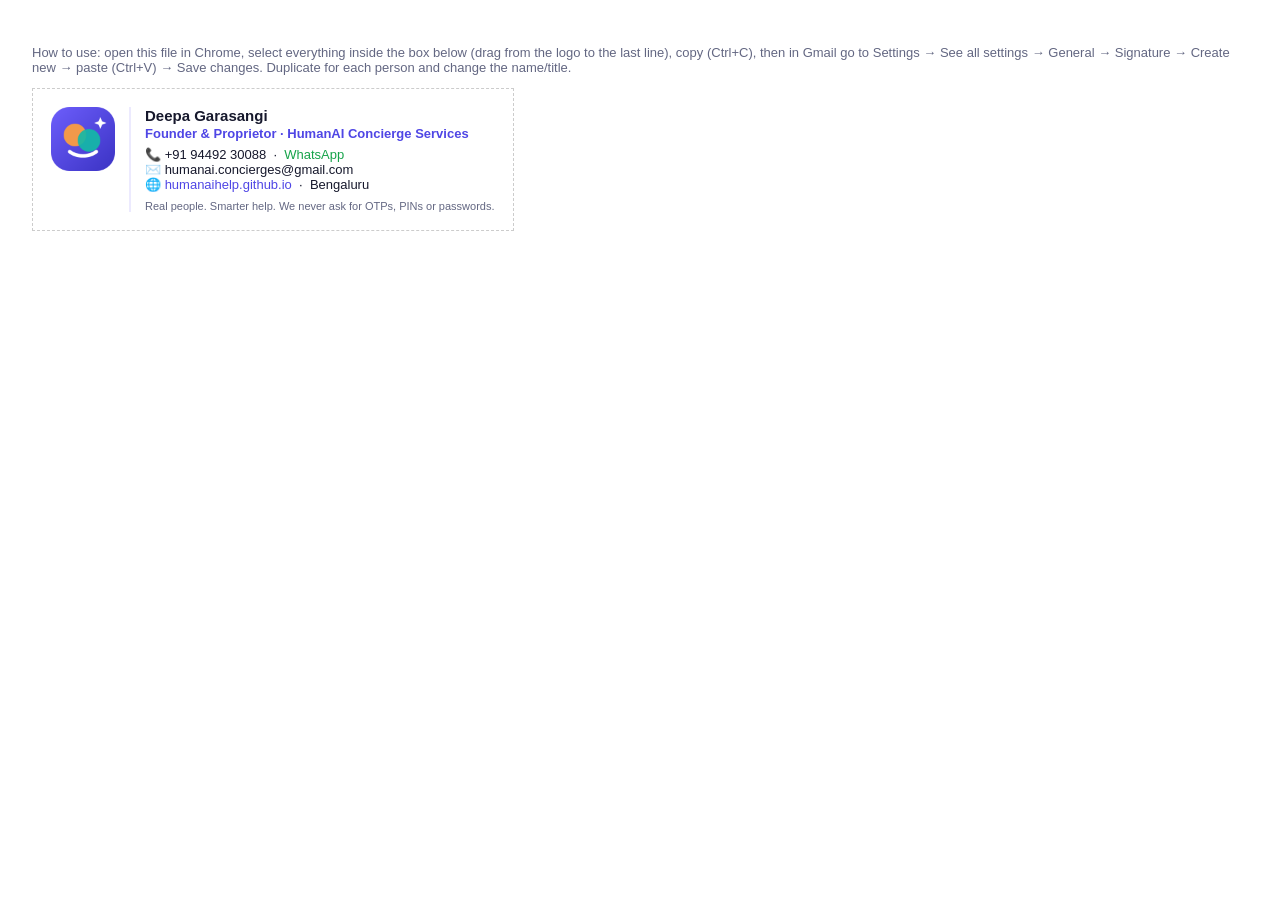
<file: brand-kit/office/HumanAI-Email-Signature.html>
<!doctype html>
<html><head><meta charset="utf-8"><title>Email signature — HumanAI Concierge</title></head>
<body style="font-family:Arial,sans-serif;padding:24px;color:#16182c">
<p style="color:#636782;font-size:13px">How to use: open this file in Chrome, select everything inside the box below (drag from the logo to the last line), copy (Ctrl+C), then in Gmail go to Settings → See all settings → General → Signature → Create new → paste (Ctrl+V) → Save changes. Duplicate for each person and change the name/title.</p>
<div style="border:1px dashed #ccc;padding:18px;display:inline-block">
<table cellpadding="0" cellspacing="0" style="font-family:Arial,sans-serif;font-size:13px;color:#16182c">
  <tr>
    <td style="padding-right:14px;vertical-align:top"><img src="https://humanaihelp.github.io/assets/img/icon-192.png" width="64" height="64" alt="HumanAI Concierge" style="border-radius:14px;display:block"></td>
    <td style="vertical-align:top;border-left:2px solid #eceafe;padding-left:14px">
      <div style="font-size:15px;font-weight:bold">Deepa Garasangi</div>
      <div style="color:#4f46e5;font-weight:bold;margin:2px 0 6px">Founder &amp; Proprietor · HumanAI Concierge Services</div>
      <div>📞 <a href="tel:+919449230088" style="color:#16182c;text-decoration:none">+91 94492 30088</a> &nbsp;·&nbsp; <a href="https://wa.me/919449230088" style="color:#16a34a;text-decoration:none">WhatsApp</a></div>
      <div>✉️ <a href="mailto:humanai.concierges@gmail.com" style="color:#16182c;text-decoration:none">humanai.concierges@gmail.com</a></div>
      <div>🌐 <a href="https://humanaihelp.github.io" style="color:#4f46e5;text-decoration:none">humanaihelp.github.io</a> &nbsp;·&nbsp; Bengaluru</div>
      <div style="color:#636782;font-size:11px;margin-top:8px;max-width:420px">Real people. Smarter help. We never ask for OTPs, PINs or passwords.</div>
    </td>
  </tr>
</table>
</div>
</body></html>
</file>
<file: assets/css/style.css>
/* =========================================================
   HumanAI Concierge Services — Design System
   ========================================================= */

/* Self-hosted fonts (SIL Open Font License) — no Google Fonts requests */
@font-face{font-family:"Plus Jakarta Sans";font-style:normal;font-weight:400;font-display:swap;src:url(../fonts/plus-jakarta-sans-latin-400-normal.woff2) format("woff2")}
@font-face{font-family:"Plus Jakarta Sans";font-style:normal;font-weight:500;font-display:swap;src:url(../fonts/plus-jakarta-sans-latin-500-normal.woff2) format("woff2")}
@font-face{font-family:"Plus Jakarta Sans";font-style:normal;font-weight:600;font-display:swap;src:url(../fonts/plus-jakarta-sans-latin-600-normal.woff2) format("woff2")}
@font-face{font-family:"Plus Jakarta Sans";font-style:normal;font-weight:700;font-display:swap;src:url(../fonts/plus-jakarta-sans-latin-700-normal.woff2) format("woff2")}
@font-face{font-family:"Plus Jakarta Sans";font-style:normal;font-weight:800;font-display:swap;src:url(../fonts/plus-jakarta-sans-latin-800-normal.woff2) format("woff2")}
@font-face{font-family:"Instrument Serif";font-style:normal;font-weight:400;font-display:swap;src:url(../fonts/instrument-serif-latin-400-normal.woff2) format("woff2")}
@font-face{font-family:"Instrument Serif";font-style:italic;font-weight:400;font-display:swap;src:url(../fonts/instrument-serif-latin-400-italic.woff2) format("woff2")}

:root {
  --bg: #faf8f4;
  --bg-alt: #f3efe7;
  --surface: #ffffff;
  --surface-2: #f7f5f0;
  --ink: #12142a;
  --ink-2: #2b2e4a;
  --muted: #5d6178;
  --line: #e6e1d6;
  --brand: #4f46e5;
  --brand-2: #6d5efc;
  --brand-ink: #ffffff;
  --brand-soft: #eceafe;
  --human: #f2994a;       /* warm = human */
  --human-soft: #fdeedf;
  --ai: #14b8a6;          /* cool = AI */
  --ai-soft: #dcf6f2;
  --ok: #16a34a;
  --shadow-sm: 0 1px 2px rgba(18, 20, 42, .06), 0 1px 1px rgba(18, 20, 42, .04);
  --shadow: 0 10px 30px -12px rgba(18, 20, 42, .18), 0 2px 6px rgba(18, 20, 42, .05);
  --shadow-lg: 0 30px 60px -20px rgba(40, 32, 120, .30);
  --radius: 18px;
  --radius-sm: 12px;
  --radius-lg: 28px;
  --container: 1200px;
  --font: "Plus Jakarta Sans", system-ui, -apple-system, "Segoe UI", Roboto, sans-serif;
  --font-serif: "Instrument Serif", Georgia, "Times New Roman", serif;
  --header-h: 72px;
  color-scheme: light;
}

@media (prefers-color-scheme: dark) {
  :root:not([data-theme="light"]) {
    --bg: #0c0e1c; --bg-alt: #111428; --surface: #151933; --surface-2: #1a1f3d;
    --ink: #f2f1fb; --ink-2: #d9d8ee; --muted: #a2a5c3; --line: #262b4d;
    --brand: #8b83ff; --brand-2: #a59dff; --brand-ink: #0c0e1c; --brand-soft: #232655;
    --human: #f6ad6a; --human-soft: #3a2a1c; --ai: #3dd6c3; --ai-soft: #0f3532;
    --shadow: 0 10px 30px -12px rgba(0,0,0,.6); --shadow-lg: 0 30px 60px -20px rgba(0,0,0,.7);
    color-scheme: dark;
  }
}
:root[data-theme="dark"] {
  --bg: #0c0e1c; --bg-alt: #111428; --surface: #151933; --surface-2: #1a1f3d;
  --ink: #f2f1fb; --ink-2: #d9d8ee; --muted: #a2a5c3; --line: #262b4d;
  --brand: #8b83ff; --brand-2: #a59dff; --brand-ink: #0c0e1c; --brand-soft: #232655;
  --human: #f6ad6a; --human-soft: #3a2a1c; --ai: #3dd6c3; --ai-soft: #0f3532;
  --shadow: 0 10px 30px -12px rgba(0,0,0,.6); --shadow-lg: 0 30px 60px -20px rgba(0,0,0,.7);
  color-scheme: dark;
}

/* ---------- Base ---------- */
*, *::before, *::after { box-sizing: border-box; }
html { scroll-behavior: smooth; -webkit-text-size-adjust: 100%; }
body {
  margin: 0; font-family: var(--font); font-size: 17px; line-height: 1.65;
  color: var(--ink); background: var(--bg); -webkit-font-smoothing: antialiased;
  overflow-x: hidden;
}
img, svg { max-width: 100%; display: block; }
a { color: var(--brand); text-decoration: none; }
a:hover { text-decoration: underline; text-underline-offset: 3px; }
h1, h2, h3, h4 { line-height: 1.15; margin: 0 0 .5em; letter-spacing: -0.02em; color: var(--ink); }
h1 { font-size: clamp(2.4rem, 5.5vw, 4.4rem); font-weight: 800; letter-spacing: -0.035em; }
h2 { font-size: clamp(1.9rem, 3.6vw, 2.9rem); font-weight: 800; }
h3 { font-size: 1.25rem; font-weight: 700; }
h4 { font-size: 1.05rem; font-weight: 700; }
p { margin: 0 0 1em; }
.serif { font-family: var(--font-serif); font-weight: 400; font-style: italic; letter-spacing: -0.01em; }
.muted { color: var(--muted); }
.lead { font-size: clamp(1.08rem, 1.6vw, 1.25rem); color: var(--muted); max-width: 62ch; }
.center { text-align: center; }
.center .lead { margin-left: auto; margin-right: auto; }
::selection { background: var(--brand); color: var(--brand-ink); }
:focus-visible { outline: 3px solid var(--brand); outline-offset: 3px; border-radius: 6px; }

.container { width: 100%; max-width: var(--container); margin: 0 auto; padding: 0 24px; }
@media (max-width: 600px) { .container { padding: 0 16px; } }
.section { padding: clamp(64px, 9vw, 120px) 0; position: relative; }
.section.alt { background: var(--bg-alt); }
.section.tight { padding: clamp(40px, 6vw, 72px) 0; }
.skip-link { position: absolute; left: -999px; top: 8px; background: var(--ink); color: var(--bg); padding: 8px 14px; border-radius: 8px; z-index: 200; }
.skip-link:focus { left: 8px; }

.eyebrow {
  display: inline-flex; align-items: center; gap: 8px; font-size: .78rem; font-weight: 700;
  letter-spacing: .12em; text-transform: uppercase; color: var(--brand);
  background: var(--brand-soft); padding: 6px 12px; border-radius: 999px; margin-bottom: 18px;
}
.eyebrow .dot { width: 7px; height: 7px; border-radius: 50%; background: var(--ai); box-shadow: 0 0 0 4px color-mix(in srgb, var(--ai) 25%, transparent); }
.section-head { max-width: 760px; margin-bottom: 52px; }
.section-head.center { margin-left: auto; margin-right: auto; }

.grad-text {
  background: linear-gradient(100deg, var(--human) 0%, var(--brand) 50%, var(--ai) 100%);
  -webkit-background-clip: text; background-clip: text; color: transparent;
}

/* ---------- Buttons ---------- */
.btn {
  --b: var(--brand);
  display: inline-flex; align-items: center; justify-content: center; gap: 10px;
  font: 700 .98rem/1 var(--font); padding: 15px 22px; border-radius: 999px; border: 1.5px solid transparent;
  cursor: pointer; transition: transform .18s ease, box-shadow .18s ease, background .18s ease, color .18s;
  text-decoration: none !important; white-space: nowrap;
}
.btn svg { width: 18px; height: 18px; }
.btn-primary { background: var(--brand); color: var(--brand-ink); box-shadow: 0 10px 24px -10px color-mix(in srgb, var(--brand) 70%, transparent); }
.btn-primary:hover { transform: translateY(-2px); box-shadow: 0 16px 30px -12px color-mix(in srgb, var(--brand) 80%, transparent); }
.btn-ghost { background: transparent; color: var(--ink); border-color: var(--line); }
.btn-ghost:hover { border-color: var(--ink); transform: translateY(-2px); }
.btn-wa { background: #25d366; color: #06301a; }
.btn-wa:hover { transform: translateY(-2px); box-shadow: 0 12px 26px -12px #25d366; }
.btn-light { background: #fff; color: #12142a; }
.btn-light:hover { transform: translateY(-2px); }
.btn-sm { padding: 10px 16px; font-size: .9rem; }
.btn-block { width: 100%; }
.btn-row { display: flex; flex-wrap: wrap; gap: 12px; }

/* ---------- Header ---------- */
.site-header {
  position: sticky; top: 0; z-index: 100; height: var(--header-h);
  background: color-mix(in srgb, var(--bg) 78%, transparent);
  backdrop-filter: saturate(160%) blur(14px); -webkit-backdrop-filter: saturate(160%) blur(14px);
  border-bottom: 1px solid transparent; transition: border-color .2s, box-shadow .2s;
}
.site-header.scrolled { border-bottom-color: var(--line); box-shadow: var(--shadow-sm); }
.nav { height: 100%; display: flex; align-items: center; justify-content: space-between; gap: 20px; }
.brand { display: flex; align-items: center; gap: 10px; color: var(--ink); font-weight: 800; letter-spacing: -0.02em; text-decoration: none !important; }
.brand-mark { width: 38px; height: 38px; flex: none; }
.brand-name { font-size: 1.08rem; line-height: 1.05; }
.brand-name small { display: block; font-size: .66rem; font-weight: 600; letter-spacing: .14em; text-transform: uppercase; color: var(--muted); }
.nav-links { display: flex; align-items: center; gap: 4px; list-style: none; margin: 0; padding: 0; }
.nav-links a { color: var(--ink-2); font-weight: 600; font-size: .95rem; padding: 8px 14px; border-radius: 999px; text-decoration: none; }
.nav-links a:hover { background: var(--surface-2); }
.nav-links a[aria-current="page"] { color: var(--brand); background: var(--brand-soft); }
.nav-actions { display: flex; align-items: center; gap: 10px; }
.icon-btn {
  width: 42px; height: 42px; border-radius: 50%; border: 1.5px solid var(--line); background: var(--surface);
  color: var(--ink); display: inline-grid; place-items: center; cursor: pointer; transition: border-color .2s;
}
.icon-btn:hover { border-color: var(--ink); }
.icon-btn svg { width: 19px; height: 19px; }
.theme-toggle .moon { display: none; }
:root[data-theme="dark"] .theme-toggle .sun { display: none; }
:root[data-theme="dark"] .theme-toggle .moon { display: block; }
.menu-toggle { display: none; }

@media (max-width: 1120px) {
  .menu-toggle { display: inline-grid; }
  .nav-links {
    position: fixed; inset: var(--header-h) 0 auto 0; flex-direction: column; align-items: stretch; gap: 2px;
    background: var(--bg); border-bottom: 1px solid var(--line); padding: 12px 16px 20px;
    transform: translateY(-8px); opacity: 0; visibility: hidden; transition: all .2s ease; box-shadow: var(--shadow);
  }
  .nav-links a { padding: 14px 16px; font-size: 1.05rem; }
  body.menu-open .nav-links { transform: none; opacity: 1; visibility: visible; }
  .nav-actions .btn-primary { display: none; }
}

/* ---------- Hero ---------- */
.hero { position: relative; padding: clamp(48px, 7vw, 96px) 0 clamp(64px, 8vw, 110px); overflow: hidden; }
.hero-bg { position: absolute; inset: 0; z-index: -1; overflow: hidden; }
.blob { position: absolute; border-radius: 50%; filter: blur(70px); opacity: .55; }
.blob.b1 { width: 520px; height: 520px; background: var(--human-soft); top: -160px; left: -120px; }
.blob.b2 { width: 560px; height: 560px; background: var(--brand-soft); top: -80px; right: -160px; }
.blob.b3 { width: 420px; height: 420px; background: var(--ai-soft); bottom: -200px; left: 35%; }
.grid-lines {
  position: absolute; inset: 0;
  background-image: linear-gradient(var(--line) 1px, transparent 1px), linear-gradient(90deg, var(--line) 1px, transparent 1px);
  background-size: 56px 56px; opacity: .35;
  mask-image: radial-gradient(ellipse at 50% 30%, #000 0%, transparent 70%);
  -webkit-mask-image: radial-gradient(ellipse at 50% 30%, #000 0%, transparent 70%);
}
.hero-grid { display: grid; grid-template-columns: 1.08fr .92fr; gap: 56px; align-items: center; }
@media (max-width: 980px) { .hero-grid { grid-template-columns: 1fr; gap: 48px; } }
.hero h1 .serif { font-size: 1.08em; }
.hero .lead { margin-bottom: 30px; }
.hero-points { display: flex; flex-wrap: wrap; gap: 10px 22px; margin-top: 28px; padding: 0; list-style: none; color: var(--muted); font-size: .93rem; font-weight: 600; }
.hero-points li { display: flex; align-items: center; gap: 8px; }
.hero-points svg { width: 18px; height: 18px; color: var(--ok); }

/* Chat mock (illustration) */
.chat-card {
  background: var(--surface); border: 1px solid var(--line); border-radius: var(--radius-lg);
  box-shadow: var(--shadow-lg); padding: 18px; position: relative; max-width: 480px; margin-left: auto; width: 100%;
}
@media (max-width: 980px) { .chat-card { margin: 0 auto; } }
.chat-top { display: flex; align-items: center; gap: 12px; padding: 4px 6px 14px; border-bottom: 1px solid var(--line); margin-bottom: 14px; }
.avatar { width: 40px; height: 40px; border-radius: 50%; display: grid; place-items: center; font-weight: 800; font-size: .9rem; flex: none; }
.avatar.h { background: var(--human-soft); color: var(--human); }
.avatar.a { background: var(--ai-soft); color: var(--ai); }
.avatar.b { background: var(--brand-soft); color: var(--brand); }
.chat-top .who { line-height: 1.25; }
.chat-top .who b { display: block; font-size: .96rem; }
.chat-top .who span { font-size: .8rem; color: var(--ok); font-weight: 600; }
.chat-top .tag { margin-left: auto; font-size: .7rem; font-weight: 700; letter-spacing: .08em; text-transform: uppercase; color: var(--muted); border: 1px dashed var(--line); padding: 4px 8px; border-radius: 6px; }
.msgs { display: flex; flex-direction: column; gap: 10px; }
.msg { max-width: 86%; padding: 11px 14px; border-radius: 16px; font-size: .9rem; line-height: 1.5; opacity: 0; transform: translateY(8px); animation: msgIn .5s ease forwards; }
.msg small { display: block; font-size: .7rem; font-weight: 700; letter-spacing: .06em; text-transform: uppercase; margin-bottom: 3px; opacity: .8; }
.msg.client { align-self: flex-end; background: var(--brand); color: var(--brand-ink); border-bottom-right-radius: 4px; }
.msg.ai { align-self: flex-start; background: var(--ai-soft); color: var(--ink); border-bottom-left-radius: 4px; }
.msg.ai small { color: var(--ai); }
.msg.human { align-self: flex-start; background: var(--human-soft); color: var(--ink); border-bottom-left-radius: 4px; }
.msg.human small { color: var(--human); }
.msg:nth-child(1) { animation-delay: .3s; } .msg:nth-child(2) { animation-delay: 1.1s; }
.msg:nth-child(3) { animation-delay: 1.9s; } .msg:nth-child(4) { animation-delay: 2.7s; }
.msg ul { margin: 6px 0 0; padding-left: 18px; }
@keyframes msgIn { to { opacity: 1; transform: none; } }
.chat-foot { display: flex; align-items: center; gap: 8px; margin-top: 14px; padding: 10px 12px; border-radius: 999px; background: var(--surface-2); color: var(--muted); font-size: .85rem; }
.chat-foot .send { margin-left: auto; width: 30px; height: 30px; border-radius: 50%; background: var(--brand); display: grid; place-items: center; color: var(--brand-ink); }
.chat-foot .send svg { width: 14px; height: 14px; }
.float-chip {
  position: absolute; display: flex; align-items: center; gap: 8px; background: var(--surface); border: 1px solid var(--line);
  border-radius: 14px; padding: 10px 14px; font-size: .82rem; font-weight: 700; box-shadow: var(--shadow); white-space: nowrap;
  animation: floaty 6s ease-in-out infinite;
}
.float-chip .ic { width: 28px; height: 28px; border-radius: 8px; display: grid; place-items: center; }
.float-chip .ic svg { width: 16px; height: 16px; }
.float-chip.c1 { left: -28px; top: -24px; }
.float-chip.c2 { right: -20px; bottom: -26px; animation-delay: -3s; }
@media (max-width: 600px) { .float-chip.c1 { left: 0; } .float-chip.c2 { right: 0; } .chat-top .tag { display: none; } }
@keyframes floaty { 0%,100% { transform: translateY(0) } 50% { transform: translateY(-8px) } }

/* ---------- Logo strip / stats ---------- */
.trust { border-top: 1px solid var(--line); border-bottom: 1px solid var(--line); background: var(--surface); }
.trust-row { display: grid; grid-template-columns: repeat(4, 1fr); }
.trust-item { padding: 26px 20px; border-right: 1px solid var(--line); display: flex; gap: 14px; align-items: center; }
.trust-item:last-child { border-right: 0; }
.trust-item .ic { width: 44px; height: 44px; border-radius: 12px; display: grid; place-items: center; flex: none; }
.trust-item .ic svg { width: 22px; height: 22px; }
.trust-item b { display: block; font-size: 1rem; }
.trust-item span { color: var(--muted); font-size: .86rem; line-height: 1.4; display: block; }
@media (max-width: 900px) { .trust-row { grid-template-columns: 1fr 1fr; } .trust-item:nth-child(2) { border-right: 0; } .trust-item:nth-child(-n+2) { border-bottom: 1px solid var(--line); } }
@media (max-width: 520px) { .trust-row { grid-template-columns: 1fr; } .trust-item { border-right: 0; border-bottom: 1px solid var(--line); } .trust-item:last-child { border-bottom: 0; } }

/* ---------- Cards ---------- */
.grid { display: grid; gap: 22px; }
.grid-2 { grid-template-columns: repeat(2, 1fr); }
.grid-3 { grid-template-columns: repeat(3, 1fr); }
.grid-4 { grid-template-columns: repeat(4, 1fr); }
@media (max-width: 1000px) { .grid-3, .grid-4 { grid-template-columns: repeat(2, 1fr); } }
@media (max-width: 640px) { .grid-2, .grid-3, .grid-4 { grid-template-columns: 1fr; } }

.card {
  background: var(--surface); border: 1px solid var(--line); border-radius: var(--radius); padding: 28px;
  transition: transform .25s ease, box-shadow .25s ease, border-color .25s; position: relative;
}
.card:hover { transform: translateY(-4px); box-shadow: var(--shadow); border-color: color-mix(in srgb, var(--brand) 30%, var(--line)); }
.card p { color: var(--muted); font-size: .97rem; }
.card .ic {
  width: 52px; height: 52px; border-radius: 14px; display: grid; place-items: center; margin-bottom: 20px;
  background: var(--brand-soft); color: var(--brand);
}
.card .ic svg { width: 26px; height: 26px; }
.ic.warm { background: var(--human-soft) !important; color: var(--human) !important; }
.ic.cool { background: var(--ai-soft) !important; color: var(--ai) !important; }
.card .more { font-weight: 700; font-size: .92rem; display: inline-flex; align-items: center; gap: 6px; }
.card .more svg { width: 16px; height: 16px; transition: transform .2s; }
.card:hover .more svg { transform: translateX(4px); }
.ticks { list-style: none; padding: 0; margin: 0 0 18px; display: grid; gap: 8px; }
.ticks li { position: relative; padding-left: 28px; font-size: .95rem; color: var(--ink-2); }
.ticks li::before {
  content: ""; position: absolute; left: 0; top: .35em; width: 18px; height: 18px; border-radius: 50%;
  background: var(--ai-soft) url("data:image/svg+xml,%3Csvg xmlns='http://www.w3.org/2000/svg' viewBox='0 0 24 24' fill='none' stroke='%2314b8a6' stroke-width='3.2' stroke-linecap='round' stroke-linejoin='round'%3E%3Cpath d='M5 12.5l4.5 4.5L19 7.5'/%3E%3C/svg%3E") center/11px no-repeat;
}
.pill { display: inline-block; font-size: .74rem; font-weight: 700; letter-spacing: .04em; padding: 4px 10px; border-radius: 999px; background: var(--surface-2); color: var(--muted); border: 1px solid var(--line); }
.pill.brand { background: var(--brand-soft); color: var(--brand); border-color: transparent; }
.pill.warm { background: var(--human-soft); color: var(--human); border-color: transparent; }
.pill.cool { background: var(--ai-soft); color: var(--ai); border-color: transparent; }
.pills { display: flex; flex-wrap: wrap; gap: 6px; margin-bottom: 14px; }

/* ---------- Human + AI split ---------- */
.split { display: grid; grid-template-columns: 1fr 1fr; gap: 56px; align-items: center; }
@media (max-width: 900px) { .split { grid-template-columns: 1fr; gap: 36px; } }
.duo { display: grid; grid-template-columns: 1fr auto 1fr; gap: 16px; align-items: stretch; }
@media (max-width: 640px) { .duo { grid-template-columns: 1fr; } .duo .plus { justify-self: center; } }
.duo .side { border-radius: var(--radius); padding: 26px; border: 1px solid var(--line); background: var(--surface); }
.duo .side.h { border-top: 4px solid var(--human); }
.duo .side.a { border-top: 4px solid var(--ai); }
.duo .side h3 { display: flex; align-items: center; gap: 10px; }
.duo .plus { align-self: center; width: 46px; height: 46px; border-radius: 50%; background: var(--ink); color: var(--bg); display: grid; place-items: center; font-weight: 800; font-size: 1.4rem; }
.duo ul { margin: 0; padding-left: 18px; color: var(--muted); font-size: .95rem; }
.duo li { margin-bottom: 6px; }
.result-bar { margin-top: 18px; padding: 18px 22px; border-radius: var(--radius); background: linear-gradient(100deg, var(--human-soft), var(--brand-soft), var(--ai-soft)); font-weight: 700; text-align: center; }

/* ---------- Steps ---------- */
.steps { display: grid; grid-template-columns: repeat(5, 1fr); gap: 18px; counter-reset: step; position: relative; }
@media (max-width: 1000px) { .steps { grid-template-columns: 1fr 1fr; } }
@media (max-width: 560px) { .steps { grid-template-columns: 1fr; } }
.step { background: var(--surface); border: 1px solid var(--line); border-radius: var(--radius); padding: 24px; position: relative; }
.step::before {
  counter-increment: step; content: "0" counter(step); font-weight: 800; font-size: .85rem; letter-spacing: .08em;
  color: var(--brand); background: var(--brand-soft); padding: 5px 10px; border-radius: 999px; display: inline-block; margin-bottom: 14px;
}
.step h3 { font-size: 1.12rem; }
.step p { font-size: .93rem; color: var(--muted); margin: 0; }
.step .who-tag { margin-top: 14px; display: flex; gap: 6px; flex-wrap: wrap; }

/* ---------- Tabs (audiences) ---------- */
.tabs { display: flex; gap: 8px; flex-wrap: wrap; margin-bottom: 28px; }
.tab { font: 700 .93rem var(--font); padding: 11px 18px; border-radius: 999px; border: 1.5px solid var(--line); background: var(--surface); color: var(--ink-2); cursor: pointer; transition: all .2s; }
.tab:hover { border-color: var(--ink); }
.tab[aria-selected="true"] { background: var(--ink); color: var(--bg); border-color: var(--ink); }
.tab-panel { display: none; }
.tab-panel.active { display: grid; animation: fade .35s ease; }
@keyframes fade { from { opacity: 0; transform: translateY(6px); } to { opacity: 1; transform: none; } }
.persona { grid-template-columns: 1fr 1fr; gap: 28px; background: var(--surface); border: 1px solid var(--line); border-radius: var(--radius-lg); padding: clamp(24px, 4vw, 44px); }
@media (max-width: 800px) { .persona { grid-template-columns: 1fr; } }
.persona .quote { font-family: var(--font-serif); font-style: italic; font-size: clamp(1.4rem, 2.6vw, 1.9rem); line-height: 1.3; color: var(--ink); margin-bottom: 16px; }
.persona .note { font-size: .82rem; color: var(--muted); }

/* ---------- Pricing ---------- */
.toggles { display: flex; justify-content: center; gap: 14px; flex-wrap: wrap; margin-bottom: 40px; }
.seg { display: inline-flex; padding: 5px; background: var(--surface); border: 1px solid var(--line); border-radius: 999px; }
.seg button { font: 700 .9rem var(--font); border: 0; background: transparent; color: var(--muted); padding: 10px 18px; border-radius: 999px; cursor: pointer; }
.seg button[aria-pressed="true"] { background: var(--ink); color: var(--bg); }
.seg .save { font-size: .7rem; color: var(--ok); margin-left: 6px; }
.seg button[aria-pressed="true"] .save { color: #7ef0a7; }
.price-card { display: flex; flex-direction: column; padding: 32px; }
.price-card.featured { border: 2px solid var(--brand); box-shadow: var(--shadow-lg); }
.price-card .badge { position: absolute; top: -13px; left: 50%; transform: translateX(-50%); background: var(--brand); color: var(--brand-ink); font-size: .75rem; font-weight: 800; padding: 5px 12px; border-radius: 999px; letter-spacing: .04em; white-space: nowrap; }
.price { display: flex; align-items: baseline; gap: 6px; margin: 10px 0 4px; }
.price .amt { font-size: 2.6rem; font-weight: 800; letter-spacing: -0.03em; color: var(--ink); }
.price .per { color: var(--muted); font-weight: 600; font-size: .95rem; }
.price-note { font-size: .82rem; color: var(--muted); min-height: 1.3em; margin-bottom: 18px; }
.price-card .ticks { flex: 1; }
.table-wrap { overflow-x: auto; border: 1px solid var(--line); border-radius: var(--radius); background: var(--surface); }
table { border-collapse: collapse; width: 100%; min-width: 560px; font-size: .95rem; }
th, td { padding: 16px 20px; text-align: left; border-bottom: 1px solid var(--line); vertical-align: top; }
th { font-size: .78rem; text-transform: uppercase; letter-spacing: .08em; color: var(--muted); background: var(--surface-2); }
tr:last-child td { border-bottom: 0; }
td b { color: var(--ink); }

/* ---------- Team ---------- */
.founder { text-align: left; }
.founder .photo {
  aspect-ratio: 1 / 1; border-radius: var(--radius); margin-bottom: 20px; display: grid; place-items: center; position: relative; overflow: hidden;
  background: linear-gradient(135deg, var(--brand-soft), var(--ai-soft));
}
.founder .photo.w { background: linear-gradient(135deg, var(--human-soft), var(--brand-soft)); }
.founder .photo .initials { font-size: 3rem; font-weight: 800; color: var(--brand); letter-spacing: -0.04em; }
.founder .photo .ph-note { position: absolute; bottom: 10px; left: 10px; right: 10px; font-size: .7rem; text-align: center; color: var(--muted); background: color-mix(in srgb, var(--surface) 80%, transparent); border-radius: 8px; padding: 4px; }
.founder .role { color: var(--brand); font-weight: 700; font-size: .9rem; margin-bottom: 10px; }
.founder .owns { font-size: .9rem; color: var(--muted); }
.socials { display: flex; gap: 8px; margin-top: 14px; }
.socials a { width: 36px; height: 36px; border-radius: 50%; border: 1px solid var(--line); display: grid; place-items: center; color: var(--ink-2); }
.socials a:hover { border-color: var(--ink); text-decoration: none; }
.socials svg { width: 16px; height: 16px; }

/* ---------- FAQ ---------- */
.faq { max-width: 860px; margin: 0 auto; display: grid; gap: 12px; }
.faq details { background: var(--surface); border: 1px solid var(--line); border-radius: var(--radius-sm); padding: 0 22px; transition: border-color .2s; }
.faq details[open] { border-color: color-mix(in srgb, var(--brand) 40%, var(--line)); }
.faq summary { cursor: pointer; list-style: none; padding: 20px 0; font-weight: 700; display: flex; justify-content: space-between; gap: 16px; align-items: center; }
.faq summary::-webkit-details-marker { display: none; }
.faq summary::after { content: "+"; font-size: 1.5rem; font-weight: 400; color: var(--brand); transition: transform .2s; flex: none; }
.faq details[open] summary::after { transform: rotate(45deg); }
.faq details p { color: var(--muted); padding-bottom: 20px; margin: 0; }

/* ---------- CTA band ---------- */
.cta-band {
  border-radius: var(--radius-lg); padding: clamp(36px, 6vw, 72px); color: #fff; position: relative; overflow: hidden;
  background: radial-gradient(800px 400px at 0% 0%, #f2994a55, transparent 60%), radial-gradient(700px 400px at 100% 100%, #14b8a666, transparent 60%), linear-gradient(120deg, #2a2378, #4f46e5);
  display: grid; grid-template-columns: 1.4fr 1fr; gap: 32px; align-items: center;
}
@media (max-width: 860px) { .cta-band { grid-template-columns: 1fr; } }
.cta-band h2 { color: #fff; }
.cta-band p { color: #dcdaff; margin: 0; font-size: 1.1rem; }
.cta-band .btn-row { justify-content: flex-end; }
@media (max-width: 860px) { .cta-band .btn-row { justify-content: flex-start; } }

/* ---------- Page hero (inner pages) ---------- */
.page-hero { padding: clamp(56px, 8vw, 100px) 0 clamp(36px, 5vw, 60px); position: relative; overflow: hidden; }
.page-hero h1 { font-size: clamp(2.2rem, 5vw, 3.8rem); max-width: 18ch; }
.crumbs { font-size: .85rem; color: var(--muted); margin-bottom: 16px; }
.crumbs a { color: var(--muted); }

/* ---------- Service detail ---------- */
.svc { display: grid; grid-template-columns: 320px 1fr; gap: 48px; padding: 48px 0; border-top: 1px solid var(--line); scroll-margin-top: calc(var(--header-h) + 16px); }
.svc:first-of-type { border-top: 0; }
@media (max-width: 900px) { .svc { grid-template-columns: 1fr; gap: 20px; } }
.svc-side { position: sticky; top: calc(var(--header-h) + 24px); align-self: start; }
@media (max-width: 900px) { .svc-side { position: static; } }
.svc-side .num { font-family: var(--font-serif); font-style: italic; font-size: 3.4rem; color: var(--brand); line-height: 1; margin-bottom: 8px; }
.svc-body .grid { margin-top: 22px; }
.mini { background: var(--surface); border: 1px solid var(--line); border-radius: var(--radius-sm); padding: 20px; }
.mini h4 { font-size: .8rem; text-transform: uppercase; letter-spacing: .1em; color: var(--muted); margin-bottom: 10px; }
.mini ul { margin: 0; padding-left: 18px; font-size: .94rem; color: var(--ink-2); }
.mini li { margin-bottom: 4px; }
.jump { display: flex; flex-wrap: wrap; gap: 8px; margin-top: 28px; }
.jump a { font-size: .88rem; font-weight: 700; padding: 8px 14px; border: 1px solid var(--line); border-radius: 999px; color: var(--ink-2); background: var(--surface); }
.jump a:hover { border-color: var(--ink); text-decoration: none; }

/* ---------- Timeline / org ---------- */
.timeline { position: relative; display: grid; gap: 18px; padding-left: 34px; }
.timeline::before { content: ""; position: absolute; left: 11px; top: 6px; bottom: 6px; width: 2px; background: linear-gradient(var(--human), var(--brand), var(--ai)); border-radius: 2px; }
.tl-item { position: relative; background: var(--surface); border: 1px solid var(--line); border-radius: var(--radius-sm); padding: 18px 22px; }
.tl-item::before { content: ""; position: absolute; left: -30px; top: 22px; width: 16px; height: 16px; border-radius: 50%; background: var(--surface); border: 3px solid var(--brand); }
.tl-item h4 { margin-bottom: 4px; }
.tl-item p { margin: 0; color: var(--muted); font-size: .94rem; }
.org { display: grid; gap: 18px; justify-items: center; }
.org-row { display: flex; gap: 14px; flex-wrap: wrap; justify-content: center; }
.org-node { background: var(--surface); border: 1px solid var(--line); border-radius: 14px; padding: 14px 18px; text-align: center; min-width: 170px; box-shadow: var(--shadow-sm); }
.org-node b { display: block; font-size: .95rem; }
.org-node span { font-size: .8rem; color: var(--muted); }
.org-node.top { border: 2px solid var(--brand); }
.org-node.ai { border-style: dashed; border-color: var(--ai); }
.org-line { width: 2px; height: 22px; background: var(--line); }

/* ---------- Forms ---------- */
.form { display: grid; gap: 16px; }
.form-row { display: grid; grid-template-columns: 1fr 1fr; gap: 16px; }
@media (max-width: 640px) { .form-row { grid-template-columns: 1fr; } }
label { font-weight: 700; font-size: .88rem; display: block; margin-bottom: 6px; color: var(--ink-2); }
input, select, textarea {
  width: 100%; font: 500 1rem var(--font); color: var(--ink); background: var(--surface); border: 1.5px solid var(--line);
  border-radius: 12px; padding: 13px 14px; transition: border-color .2s, box-shadow .2s;
}
textarea { min-height: 140px; resize: vertical; }
input:focus, select:focus, textarea:focus { outline: none; border-color: var(--brand); box-shadow: 0 0 0 4px var(--brand-soft); }
.check { display: flex; gap: 10px; align-items: flex-start; font-weight: 500; font-size: .88rem; color: var(--muted); }
.check input { width: 18px; height: 18px; margin-top: 3px; flex: none; accent-color: var(--brand); }
.form-status { font-weight: 600; font-size: .95rem; min-height: 1.4em; }
.form-status.ok { color: var(--ok); }
.contact-grid { display: grid; grid-template-columns: 1.3fr .9fr; gap: 32px; align-items: start; }
@media (max-width: 900px) { .contact-grid { grid-template-columns: 1fr; } }
.info-list { display: grid; gap: 14px; }
.info-item { display: flex; gap: 14px; align-items: flex-start; }
.info-item .ic { width: 44px; height: 44px; border-radius: 12px; background: var(--brand-soft); color: var(--brand); display: grid; place-items: center; flex: none; }
.info-item .ic svg { width: 20px; height: 20px; }
.info-item b { display: block; }
.info-item span, .info-item a { font-size: .94rem; }

/* ---------- Prose (legal) ---------- */
.prose { max-width: 760px; }
.prose h2 { font-size: 1.5rem; margin-top: 2em; }
.prose p, .prose li { color: var(--ink-2); }
.notice { background: var(--human-soft); border: 1px solid color-mix(in srgb, var(--human) 40%, transparent); color: var(--ink); padding: 14px 18px; border-radius: 12px; font-size: .92rem; margin-bottom: 28px; }

/* ---------- Footer ---------- */
.site-footer { background: #0b0d1a; color: #c9cbe0; padding: 72px 0 28px; margin-top: 0; }
.site-footer a { color: #c9cbe0; }
.site-footer a:hover { color: #fff; }
.foot-grid { display: grid; grid-template-columns: 1.5fr repeat(3, 1fr); gap: 40px; }
@media (max-width: 860px) { .foot-grid { grid-template-columns: 1fr 1fr; } }
@media (max-width: 520px) { .foot-grid { grid-template-columns: 1fr; } }
.site-footer .brand { color: #fff; }
.site-footer .brand-name small { color: #8f92b3; }
.site-footer h4 { color: #fff; font-size: .82rem; text-transform: uppercase; letter-spacing: .12em; margin-bottom: 16px; }
.site-footer ul { list-style: none; padding: 0; margin: 0; display: grid; gap: 10px; font-size: .95rem; }
.foot-about { font-size: .94rem; max-width: 36ch; margin-top: 16px; color: #9ea1c0; }
.foot-bottom { margin-top: 56px; padding-top: 24px; border-top: 1px solid #22264a; display: flex; justify-content: space-between; gap: 16px; flex-wrap: wrap; font-size: .85rem; color: #8f92b3; }

/* ---------- Floating WhatsApp ---------- */
.wa-float {
  position: fixed; right: 20px; bottom: 20px; z-index: 90; width: 58px; height: 58px; border-radius: 50%;
  background: #25d366; color: #fff; display: grid; place-items: center; box-shadow: 0 12px 28px -8px rgba(37, 211, 102, .6);
  transition: transform .2s;
}
.wa-float:hover { transform: scale(1.07); }
.wa-float svg { width: 30px; height: 30px; }

/* ---------- Reveal animations ---------- */
.reveal { opacity: 0; transform: translateY(18px); transition: opacity .7s ease, transform .7s ease; }
.reveal.in { opacity: 1; transform: none; }
.no-js .reveal { opacity: 1; transform: none; }
@media (prefers-reduced-motion: reduce) {
  *, *::before, *::after { animation-duration: .001ms !important; animation-iteration-count: 1 !important; transition-duration: .001ms !important; scroll-behavior: auto !important; }
  .reveal { opacity: 1; transform: none; }
  .msg { opacity: 1; transform: none; }
}

/* ---------- 404 ---------- */
.nf { min-height: 70vh; display: grid; place-items: center; text-align: center; }
.nf .big { font-size: clamp(5rem, 18vw, 10rem); font-weight: 800; letter-spacing: -0.06em; line-height: 1; }

@media print { .site-header, .wa-float, .site-footer { display: none; } }

/* ---------- Disclaimers ---------- */
.foot-disclaimer { margin-top: 48px; padding: 16px 20px; border: 1px solid #2a2f58; border-radius: 12px; background: #11142a; font-size: .85rem; line-height: 1.6; color: #a9acc9; }
.foot-disclaimer b { color: #fff; }
.foot-disclaimer a { text-decoration: underline; }
.disc-box { display: flex; gap: 14px; align-items: flex-start; background: var(--human-soft); border: 1px solid color-mix(in srgb, var(--human) 45%, transparent); border-radius: var(--radius-sm); padding: 16px 18px; font-size: .92rem; color: var(--ink); margin-top: 20px; }
.disc-box svg { width: 22px; height: 22px; flex: none; color: var(--human); margin-top: 2px; }
.disc-box p { margin: 0; color: var(--ink-2) !important; }
.disc-box.cool { background: var(--ai-soft); border-color: color-mix(in srgb, var(--ai) 45%, transparent); }
.disc-box.cool svg { color: var(--ai); }
.toc { display: flex; flex-wrap: wrap; gap: 8px; margin: 0 0 28px; padding: 0; list-style: none; }
.toc a { display: inline-block; font-size: .85rem; font-weight: 600; padding: 6px 12px; border: 1px solid var(--line); border-radius: 999px; color: var(--ink-2); background: var(--surface); }
.toc a:hover { border-color: var(--ink); text-decoration: none; }
.prose h2 { scroll-margin-top: calc(var(--header-h) + 16px); }
.lang-row { display: flex; flex-wrap: wrap; gap: 8px; margin-top: 18px; }

/* =========================================================
   v2 — Motion & modern effects
   ========================================================= */
@view-transition { navigation: auto; }
::view-transition-old(root) { animation: vt-out .35s cubic-bezier(.4,0,.2,1) both; }
::view-transition-new(root) { animation: vt-in .5s cubic-bezier(.2,.8,.2,1) both; }
@keyframes vt-out { to { opacity: 0; transform: scale(.985); filter: blur(4px); } }
@keyframes vt-in { from { opacity: 0; transform: translateY(14px); filter: blur(6px); } }

/* Scroll progress */
.progress { position: fixed; top: 0; left: 0; height: 3px; width: 100%; z-index: 150; transform-origin: 0 50%; transform: scaleX(var(--p, 0));
  background: linear-gradient(90deg, var(--human), var(--brand), var(--ai)); }

/* Drifting hero blobs */
.blob.b1 { animation: drift1 18s ease-in-out infinite alternate; }
.blob.b2 { animation: drift2 22s ease-in-out infinite alternate; }
.blob.b3 { animation: drift3 20s ease-in-out infinite alternate; }
@keyframes drift1 { to { transform: translate(120px, 80px) scale(1.15); } }
@keyframes drift2 { to { transform: translate(-140px, 60px) scale(.9); } }
@keyframes drift3 { to { transform: translate(-80px, -90px) scale(1.2); } }

/* Word-by-word headline reveal */
.wsplit .w { display: inline-block; overflow: hidden; vertical-align: top; padding-bottom: .08em; }
.wsplit .w > span { display: inline-block; transform: translateY(105%) rotate(4deg); opacity: 0; transition: transform .9s cubic-bezier(.2,.8,.2,1), opacity .9s; transition-delay: calc(var(--i) * 70ms); }
.wsplit.in .w > span { transform: none; opacity: 1; }
.wsplit .grad-text { -webkit-background-clip: text; background-clip: text; }

/* Reveal variants */
[data-reveal="blur"] { filter: blur(10px); }
[data-reveal="blur"].in { filter: none; transition: opacity .8s, transform .8s, filter .8s; }
[data-reveal="zoom"] { transform: scale(.94); }
[data-reveal="zoom"].in { transform: none; }
[data-reveal="wipe"] { clip-path: inset(0 100% 0 0); opacity: 1; transform: none; transition: clip-path 1.1s cubic-bezier(.7,0,.2,1); }
[data-reveal="wipe"].in { clip-path: inset(0 0 0 0); }
.reveal[style*="--d"] { transition-delay: var(--d); }

/* Marquee */
.marquee { overflow: hidden; border-block: 1px solid var(--line); background: var(--surface); padding: 16px 0;
  mask-image: linear-gradient(90deg, transparent, #000 8%, #000 92%, transparent); -webkit-mask-image: linear-gradient(90deg, transparent, #000 8%, #000 92%, transparent); }
.marquee-track { display: flex; gap: 14px; width: max-content; animation: marquee 45s linear infinite; }
.marquee:hover .marquee-track { animation-play-state: paused; }
.marquee-track span { display: inline-flex; align-items: center; gap: 8px; white-space: nowrap; font-weight: 600; font-size: .92rem; color: var(--ink-2); padding: 8px 16px; border-radius: 999px; background: var(--surface-2); border: 1px solid var(--line); }
.marquee-track span::before { content: "✦"; color: var(--brand); font-size: .8em; }
@keyframes marquee { to { transform: translateX(-50%); } }

/* Spotlight + tilt cards */
.spot { --mx: 50%; --my: 50%; overflow: hidden; }
.spot::after { content: ""; position: absolute; inset: 0; border-radius: inherit; pointer-events: none; opacity: 0; transition: opacity .3s;
  background: radial-gradient(420px circle at var(--mx) var(--my), color-mix(in srgb, var(--brand) 14%, transparent), transparent 45%); }
.spot:hover::after { opacity: 1; }
.tilt { transform: perspective(900px) rotateX(var(--rx, 0deg)) rotateY(var(--ry, 0deg)) translateY(var(--ty, 0)); transition: transform .25s ease, box-shadow .25s, border-color .25s; }
.tilt:hover { --ty: -4px; }

/* Rotating gradient border */
@property --ang { syntax: "<angle>"; initial-value: 0deg; inherits: false; }
.glow-border { border: 2px solid transparent !important;
  background: linear-gradient(var(--surface), var(--surface)) padding-box, conic-gradient(from var(--ang), var(--human), var(--brand), var(--ai), var(--human)) border-box !important;
  animation: spinb 6s linear infinite; }
@keyframes spinb { to { --ang: 360deg; } }

/* Star badge */
.star { display: inline-flex; align-items: center; gap: 4px; font-size: .7rem; font-weight: 800; letter-spacing: .06em; text-transform: uppercase; padding: 4px 9px; border-radius: 999px;
  color: #fff; background: linear-gradient(90deg, var(--human), #e0564b); box-shadow: 0 6px 14px -6px var(--human); }

/* Filter chips */
.filters { display: flex; flex-wrap: wrap; gap: 8px; margin-bottom: 28px; }
.chip { font: 700 .9rem var(--font); padding: 10px 16px; border-radius: 999px; border: 1.5px solid var(--line); background: var(--surface); color: var(--ink-2); cursor: pointer; transition: all .25s; }
.chip:hover { border-color: var(--ink); }
.chip[aria-pressed="true"] { background: var(--ink); color: var(--bg); border-color: var(--ink); }
.is-hidden { display: none !important; }
.pop-in { animation: popin .45s cubic-bezier(.2,.8,.2,1) both; }
@keyframes popin { from { opacity: 0; transform: translateY(12px) scale(.97); } }

/* Accordion service cards */
.acc-grid { display: grid; grid-template-columns: repeat(3, 1fr); gap: 18px; align-items: start; }
@media (max-width: 1000px) { .acc-grid { grid-template-columns: repeat(2, 1fr); } }
@media (max-width: 640px) { .acc-grid { grid-template-columns: 1fr; } }
.acc { position: relative; background: var(--surface); border: 1px solid var(--line); border-radius: var(--radius); transition: border-color .3s, box-shadow .3s; }
.acc.open { border-color: color-mix(in srgb, var(--brand) 45%, var(--line)); box-shadow: var(--shadow); }
.acc-head { all: unset; box-sizing: border-box; display: grid; grid-template-columns: auto 1fr auto; gap: 14px; align-items: start; width: 100%; padding: 22px; cursor: pointer; border-radius: var(--radius); }
.acc-head:focus-visible { outline: 3px solid var(--brand); outline-offset: 2px; }
.acc-head .ic { width: 48px; height: 48px; border-radius: 14px; display: grid; place-items: center; background: var(--brand-soft); color: var(--brand); }
.acc-head .ic svg { width: 24px; height: 24px; }
.acc-head h3 { margin: 2px 0 6px; font-size: 1.12rem; }
.acc-head p { margin: 0; color: var(--muted); font-size: .92rem; line-height: 1.5; }
.acc-head .meta { display: flex; gap: 6px; flex-wrap: wrap; margin-bottom: 6px; }
.acc-toggle { width: 34px; height: 34px; border-radius: 50%; border: 1.5px solid var(--line); display: grid; place-items: center; transition: transform .45s cubic-bezier(.2,.8,.2,1), background .3s, border-color .3s; color: var(--ink); }
.acc-toggle svg { width: 16px; height: 16px; }
.acc.open .acc-toggle { transform: rotate(135deg); background: var(--ink); color: var(--bg); border-color: var(--ink); }
.acc-panel { display: grid; grid-template-rows: 0fr; transition: grid-template-rows .55s cubic-bezier(.2,.8,.2,1); }
.acc.open .acc-panel { grid-template-rows: 1fr; }
.acc-inner { overflow: hidden; }
.acc-content { padding: 0 22px 22px; border-top: 1px dashed var(--line); margin: 0 22px; padding-left: 0; padding-right: 0; padding-top: 16px; }
.acc-content li { opacity: 0; transform: translateX(-8px); transition: opacity .4s, transform .4s; transition-delay: calc(var(--i, 0) * 45ms + 120ms); }
.acc.open .acc-content li { opacity: 1; transform: none; }
.sub-list { list-style: none; padding: 0; margin: 0 0 16px; display: grid; gap: 10px; }
.sub-list li { display: grid; grid-template-columns: 22px 1fr; gap: 10px; font-size: .93rem; }
.sub-list li::before { content: ""; width: 20px; height: 20px; border-radius: 6px; margin-top: 2px;
  background: var(--ai-soft) url("data:image/svg+xml,%3Csvg xmlns='http://www.w3.org/2000/svg' viewBox='0 0 24 24' fill='none' stroke='%2314b8a6' stroke-width='3.2' stroke-linecap='round' stroke-linejoin='round'%3E%3Cpath d='M5 12.5l4.5 4.5L19 7.5'/%3E%3C/svg%3E") center/12px no-repeat; }
.sub-list b { display: block; color: var(--ink); font-size: .95rem; }
.sub-list span { color: var(--muted); font-size: .88rem; }
.acc-actions { display: flex; gap: 8px; flex-wrap: wrap; }

/* Big service accordion (services page) */
.svc-acc { margin-bottom: 18px; scroll-margin-top: calc(var(--header-h) + 16px); }
.svc-acc .acc-head { padding: 26px 28px; grid-template-columns: auto 1fr auto; }
.svc-acc .acc-head h3 { font-size: clamp(1.25rem, 2.2vw, 1.6rem); }
.svc-acc .num { font-family: var(--font-serif); font-style: italic; font-size: 2.4rem; line-height: 1; color: var(--brand); min-width: 54px; }
.svc-acc .acc-content { margin: 0 28px; }
.svc-cols { display: grid; grid-template-columns: 1.4fr 1fr; gap: 28px; }
@media (max-width: 860px) { .svc-cols { grid-template-columns: 1fr; } }
.svc-cols .sub-list { grid-template-columns: 1fr 1fr; gap: 14px 20px; }
@media (max-width: 640px) { .svc-cols .sub-list { grid-template-columns: 1fr; } }
.acc-controls { display: flex; gap: 8px; justify-content: flex-end; margin-bottom: 14px; }

/* Sticky stacking steps */
.stack { display: grid; gap: 18px; }
.stack .stack-card { position: sticky; top: calc(var(--header-h) + 20px + var(--i) * 14px); background: var(--surface); border: 1px solid var(--line); border-radius: var(--radius-lg);
  padding: clamp(22px, 3vw, 34px); box-shadow: var(--shadow); display: grid; grid-template-columns: 90px 1fr auto; gap: 22px; align-items: center; }
@media (max-width: 640px) { .stack .stack-card { grid-template-columns: 1fr; gap: 10px; } }
.stack-card .n { font-family: var(--font-serif); font-style: italic; font-size: 3.4rem; line-height: 1; background: linear-gradient(120deg, var(--human), var(--brand), var(--ai)); -webkit-background-clip: text; background-clip: text; color: transparent; }
.stack-card h3 { margin-bottom: 4px; font-size: 1.35rem; }
.stack-card p { margin: 0; color: var(--muted); }

/* Magnetic buttons */
.magnetic { transition: transform .2s cubic-bezier(.2,.8,.2,1), box-shadow .2s; transform: translate(var(--tx, 0), var(--ty2, 0)); }

/* Feature (spotlight) service tiles */
.feature-grid { display: grid; grid-template-columns: repeat(3, 1fr); gap: 20px; margin-bottom: 40px; }
@media (max-width: 1000px) { .feature-grid { grid-template-columns: 1fr; } }
.feature { padding: 30px; border-radius: var(--radius-lg); position: relative; }
.feature h3 { font-size: 1.35rem; margin-top: 16px; }
.feature .ic { width: 56px; height: 56px; border-radius: 16px; display: grid; place-items: center; background: var(--brand-soft); color: var(--brand); }
.feature .ic svg { width: 28px; height: 28px; }

/* Typing caret for hero rotator */
.rotator { display: inline-block; min-width: 1ch; border-right: .08em solid var(--brand); padding-right: .06em; animation: caret 1s steps(1) infinite; color: var(--brand); }
@keyframes caret { 50% { border-color: transparent; } }

@media (prefers-reduced-motion: reduce) {
  .wsplit .w > span, .acc-content li { opacity: 1 !important; transform: none !important; }
  [data-reveal] { filter: none !important; clip-path: none !important; }
  .marquee-track { animation: none; }
  .stack .stack-card { position: static; }
}

.nav-links a, .brand-name { white-space: nowrap; }

/* ---------- AI chat assistant ---------- */
.ai-fab { position: fixed; right: 20px; bottom: 92px; z-index: 91; display: inline-flex; align-items: center; gap: 8px; border: 0; cursor: pointer;
  font: 700 .92rem var(--font); color: #fff; padding: 12px 16px; border-radius: 999px;
  background: linear-gradient(120deg, var(--human), var(--brand) 55%, var(--ai)); box-shadow: 0 14px 30px -10px color-mix(in srgb, var(--brand) 70%, transparent);
  animation: aipulse 3.2s ease-in-out infinite; }
.ai-fab svg { width: 18px; height: 18px; }
.ai-fab.on { animation: none; }
@keyframes aipulse { 0%,100% { box-shadow: 0 14px 30px -10px color-mix(in srgb, var(--brand) 70%, transparent), 0 0 0 0 color-mix(in srgb, var(--brand) 35%, transparent); } 50% { box-shadow: 0 14px 30px -10px color-mix(in srgb, var(--brand) 70%, transparent), 0 0 0 10px transparent; } }
.ai-panel { position: fixed; right: 20px; bottom: 150px; z-index: 95; width: min(380px, calc(100vw - 32px)); max-height: min(600px, calc(100vh - 180px));
  display: flex; flex-direction: column; background: var(--surface); border: 1px solid var(--line); border-radius: 20px; box-shadow: var(--shadow-lg); overflow: hidden;
  animation: aiopen .35s cubic-bezier(.2,.8,.2,1); }
.ai-panel[hidden] { display: none; }
@keyframes aiopen { from { opacity: 0; transform: translateY(14px) scale(.97); } }
@media (max-width: 520px) { .ai-panel { right: 12px; left: 12px; width: auto; top: 80px; bottom: 12px; max-height: none; z-index: 120; } .ai-fab span { display: none; } .ai-fab { padding: 14px; } }
.ai-head { display: flex; gap: 10px; align-items: center; padding: 14px 16px; color: #fff; background: linear-gradient(120deg, #2a2378, var(--brand)); }
.ai-head b { display: block; font-size: .98rem; } .ai-head small { opacity: .8; font-size: .76rem; }
.ai-badge { width: 34px; height: 34px; border-radius: 10px; background: rgba(255,255,255,.18); display: grid; place-items: center; flex: none; }
.ai-badge svg { width: 18px; height: 18px; }
.ai-x { margin-left: auto; background: rgba(255,255,255,.15); border: 0; color: #fff; width: 30px; height: 30px; border-radius: 50%; font-size: 1.2rem; cursor: pointer; }
.ai-log { flex: 1 1 auto; overflow-y: auto; padding: 14px; display: flex; flex-direction: column; gap: 8px; min-height: 160px; }
.ai-msg { max-width: 88%; padding: 10px 13px; border-radius: 14px; font-size: .9rem; line-height: 1.5; animation: popin .3s ease both; }
.ai-msg.bot { background: var(--surface-2); border: 1px solid var(--line); align-self: flex-start; border-bottom-left-radius: 4px; }
.ai-msg.me { background: var(--brand); color: var(--brand-ink); align-self: flex-end; border-bottom-right-radius: 4px; }
.ai-link { display: block; margin-top: 6px; font-weight: 700; font-size: .85rem; }
.ai-typing { display: flex; gap: 4px; } .ai-typing i { width: 6px; height: 6px; border-radius: 50%; background: var(--muted); animation: aidot 1s infinite; }
.ai-typing i:nth-child(2) { animation-delay: .15s; } .ai-typing i:nth-child(3) { animation-delay: .3s; }
@keyframes aidot { 0%,100% { opacity: .3; transform: translateY(0); } 50% { opacity: 1; transform: translateY(-3px); } }
.ai-chips { flex: none; display: flex; gap: 6px; overflow-x: auto; padding: 0 14px 10px; }
.ai-chip { flex: none; font: 600 .78rem var(--font); padding: 7px 11px; border-radius: 999px; border: 1px solid var(--line); background: var(--surface); color: var(--ink-2); cursor: pointer; }
.ai-chip:hover { border-color: var(--brand); color: var(--brand); }
.ai-form { display: flex; gap: 8px; padding: 10px 14px; border-top: 1px solid var(--line); }
.ai-in { flex: 1; padding: 10px 12px; border-radius: 999px; }
.ai-send { border: 0; background: var(--brand); color: var(--brand-ink); width: 40px; border-radius: 50%; cursor: pointer; font-size: .95rem; }
.ai-human { display: block; text-align: center; margin: 0 14px 6px; padding: 9px; border-radius: 999px; background: #25d366; color: #06301a; font-weight: 700; font-size: .88rem; text-decoration: none !important; }
.ai-disc { margin: 0; padding: 0 14px 12px; font-size: .72rem; color: var(--muted); text-align: center; line-height: 1.4; }
@media print { .ai-fab, .ai-panel { display: none !important; } }
[hidden] { display: none !important; }

/* Footer social + app */
.foot-social { display: flex; gap: 10px; margin-top: 16px; }
.foot-social a { width: 40px; height: 40px; border-radius: 50%; border: 1px solid #2a2f58; display: grid; place-items: center; color: #c9cbe0; transition: all .2s; }
.foot-social a:hover { background: #fff; color: #12142a; text-decoration: none; }
.foot-social svg { width: 18px; height: 18px; }
.foot-app { display: flex; gap: 10px; flex-wrap: wrap; margin-top: 14px; }
.app-badge { display: inline-flex; align-items: center; gap: 10px; padding: 8px 14px; border-radius: 12px; background: #000; color: #fff !important; border: 1px solid #3a3f6a;
  font: 700 .95rem var(--font); cursor: pointer; text-decoration: none !important; }
.app-badge svg { width: 22px; height: 22px; }
.app-badge span { display: flex; flex-direction: column; line-height: 1.1; text-align: left; }
.app-badge small { font-size: .66rem; font-weight: 500; opacity: .75; }
.app-badge:hover { border-color: #fff; }

/* click-to-load map (no third-party cookies until the visitor asks) */
.map-slot{display:grid;place-items:center;align-content:center;gap:8px;height:220px;border-radius:12px;border:1px dashed var(--line);background:var(--bg-alt);text-align:center;padding:12px}
.map-slot iframe{width:100%;height:100%;border:0;border-radius:12px}
.map-slot.loaded{padding:0;border:0}

/* Accessibility (WCAG AA): underlined in-text links, readable buttons */
.prose a, p a, li a, .check a, .disc-box a, details a { text-decoration: underline; text-underline-offset: 2px; }
.nav-links a, .btn, .brand, .foot-social a { text-decoration: none; }
.site-footer .btn-wa, .btn-wa { color: #06301a; }
.chat-top .who span { color: #15803d; }
:root[data-theme="dark"] .chat-top .who span { color: #4ade80; }
:root[data-theme="dark"] .disc-box a { color: #b3adff; }
@media (prefers-color-scheme: dark) { :root:not([data-theme="light"]) .chat-top .who span { color: #4ade80; } :root:not([data-theme="light"]) .disc-box a { color: #b3adff; } }
:root:not([data-theme="dark"]) .pill.cool { color: #0f766e; }
@media (prefers-color-scheme: dark) { :root:not([data-theme="light"]) .pill.cool { color: var(--ai); } }
:root:not([data-theme="dark"]) .pill.warm { color: #9a4a0b; }
@media (prefers-color-scheme: dark) { :root:not([data-theme="light"]) .pill.warm { color: var(--human); } }
</file>
